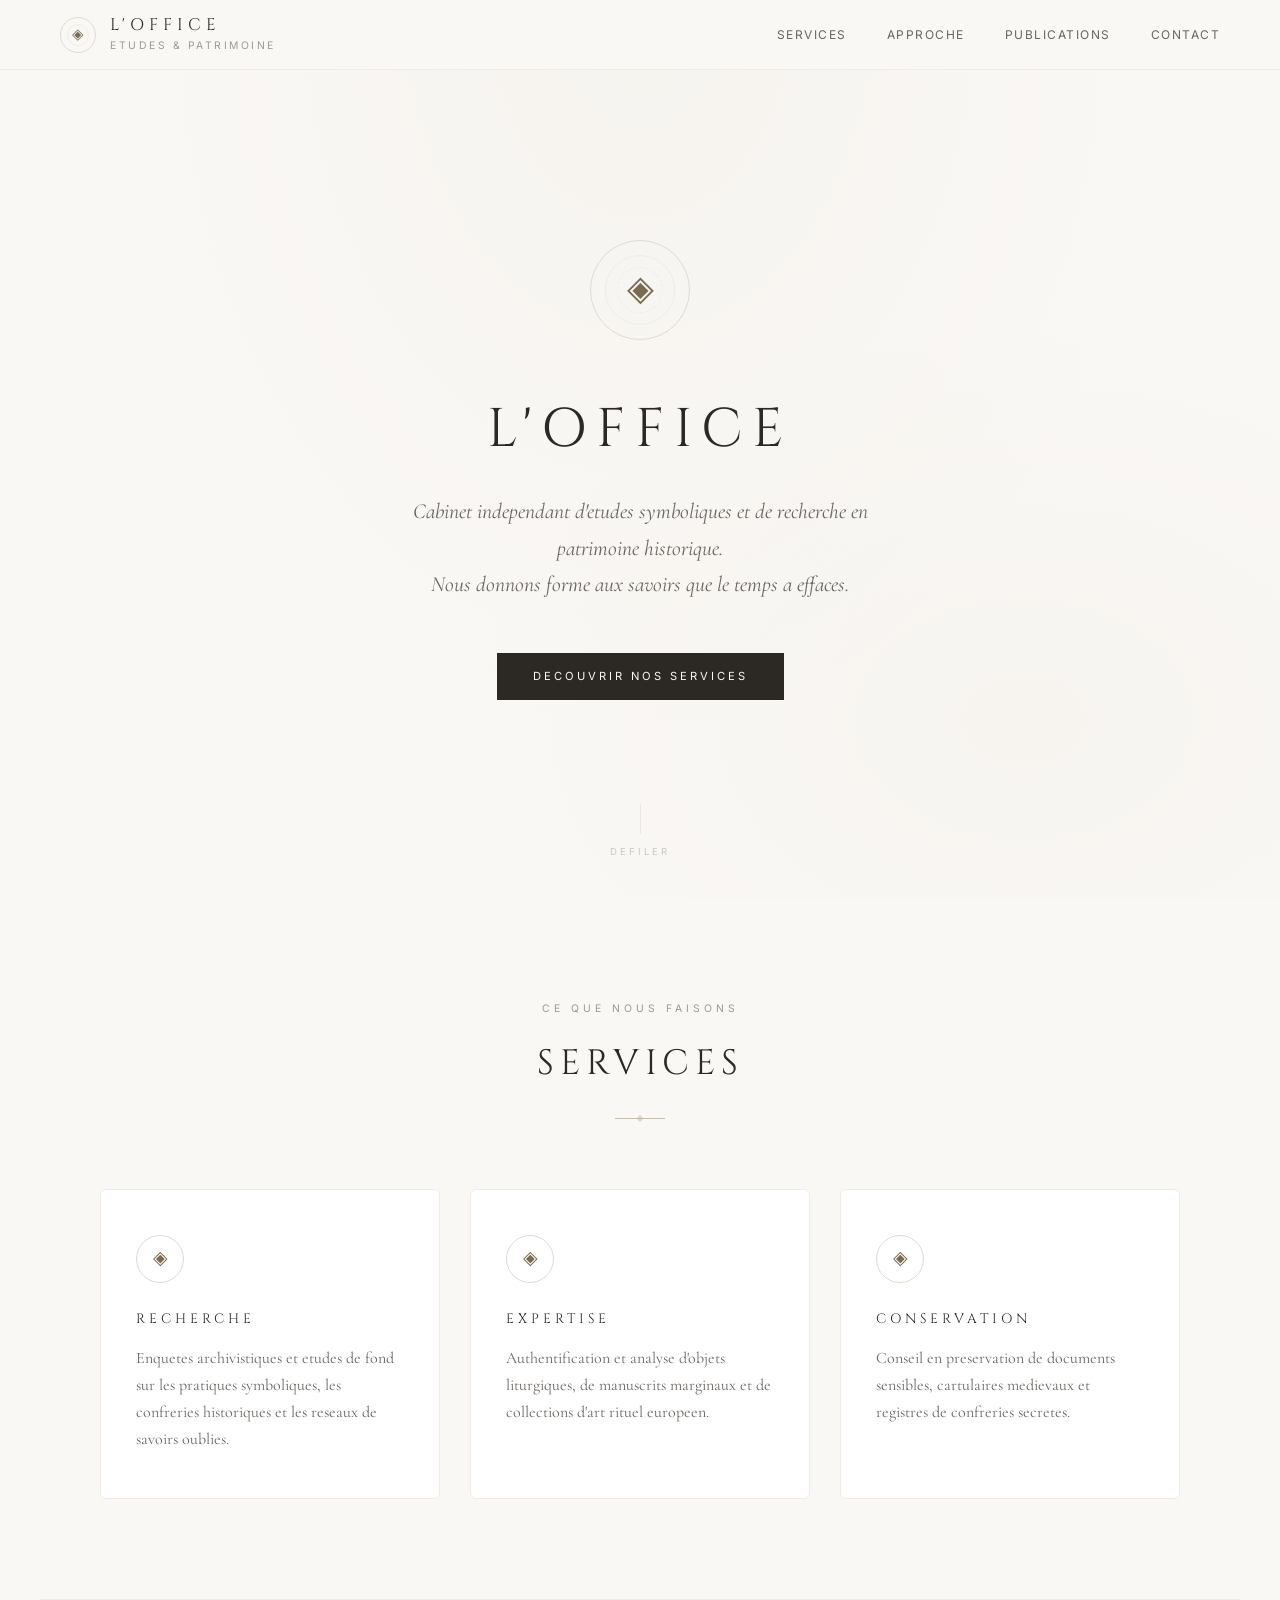
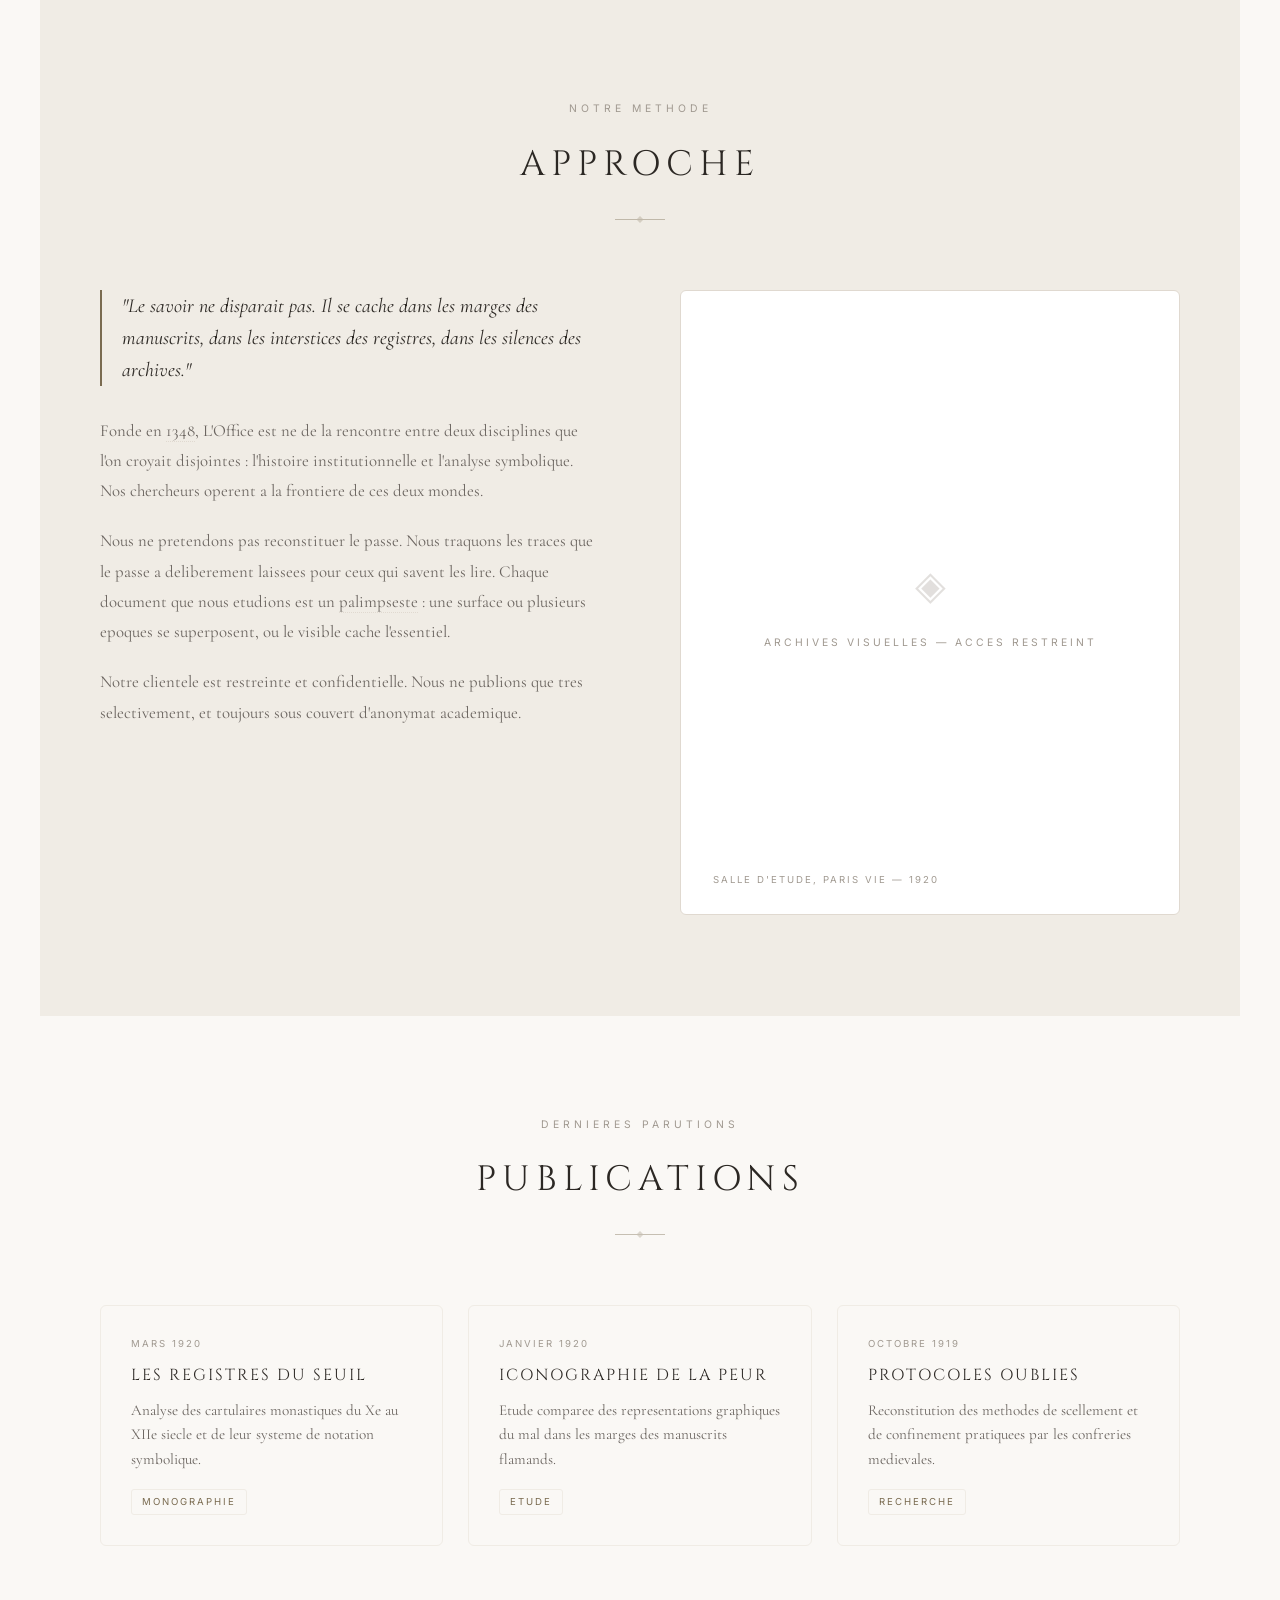
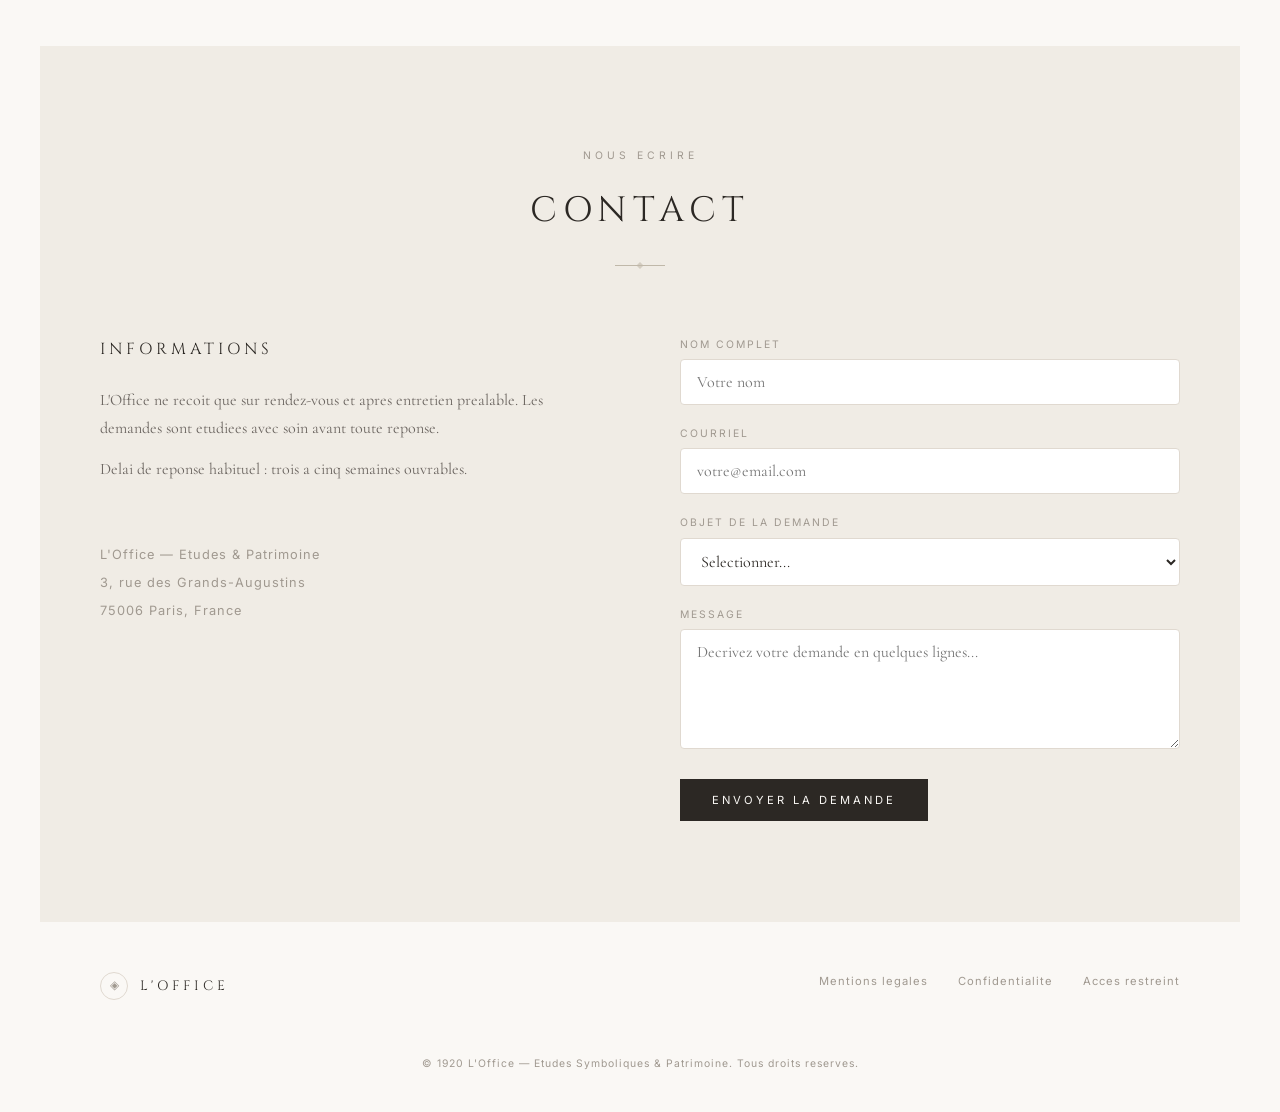
<file: index.html>
<!DOCTYPE html>
<html lang="fr">
<head>
<meta charset="UTF-8">
<meta name="viewport" content="width=device-width, initial-scale=1.0">
<meta name="description" content="Cabinet d'etudes symboliques et de consultation en patrimoine historique. L'Office accompagne les institutions et les collectionneurs dans la recherche et la preservation du savoir. Paris, 1920.">
<title>L'Office — Etudes Symboliques & Patrimoine</title>
<link rel="stylesheet" href="css/style.css">
</head>
<body>

<header class="header">
    <a href="#" class="header-logo">
        <div class="header-seal" id="headerSeal" title="L'Office — fonde en 1348">&#9672;</div>
        <div class="header-text">
            <span class="brand">L'Office</span>
            <span class="tagline">Etudes &amp; Patrimoine</span>
        </div>
    </a>
    <ul class="header-nav">
        <li><a href="#services">Services</a></li>
        <li><a href="#approche">Approche</a></li>
        <li><a href="#publications">Publications</a></li>
        <li><a href="#contact">Contact</a></li>
    </ul>
</header>

<section class="hero" id="accueil">
    <div class="hero-seal">&#9672;</div>
    <h1>L'<span class="m-letter" data-m="8">O</span>ffice</h1>
    <p class="hero-subtitle">
        Cabinet independant d'etudes symboliques et de recherche en patrimoin<span class="m-letter" data-m="4">e</span> historique.<br>
        Nous donnons forme aux savoirs que le temps a effaces.
    </p>
    <a href="#services" class="hero-cta">
        <span>Decouvrir nos services</span>
    </a>
    <div class="hero-scroll">
        <span></span>
        <p>Defiler</p>
    </div>
</section>

<section class="section" id="services">
    <div class="section-header">
        <span class="section-label">Ce que nous faisons</span>
        <h2 class="section-title">Services</h2>
        <div class="section-line"></div>
    </div>
    <div class="services-grid">
        <div class="service-card">
            <div class="service-icon">&#9672;</div>
            <h3>Recherche</h3>
            <p>Enquetes archivistiques et etudes de fond sur les pratiques symboliques, les confreries historiques et les reseaux de savoirs oublies.</p>
        </div>
        <div class="service-card">
            <div class="service-icon">&#9672;</div>
            <h3>Expertise</h3>
            <p>Authentification et analyse d'objets liturgiques, de manuscrits marginaux et de collections d'art rituel europeen.</p>
        </div>
        <div class="service-card">
            <div class="service-icon">&#9672;</div>
            <h3>Conservation</h3>
            <p>Conseil en preservation de documents sensibles, cartulaires medievaux et registres de confreries secretes.</p>
        </div>
    </div>
</section>

<section class="section approche" id="approche">
    <div class="section-header">
        <span class="section-label">Notre methode</span>
        <h2 class="section-title">Approche</h2>
        <div class="section-line"></div>
    </div>
    <div class="approche-grid">
        <div class="approche-text">
            <p class="lead">
                "Le savoir ne disparait pas. Il se cache dans les marges des manuscrits, dans les interstices des registres, dans les silences des archives."
            </p>
            <p>Fonde en <span class="egg-marker" id="egg1" title="Cliquez pour consulter la note de fondation">1348</span>, L'Office est ne de la rencontre entre deux disciplines que l'on croyait disjointes : l'histoire institutionnelle et l'analyse symbolique. Nos chercheurs operent a la frontiere de ces deux mondes.</p>
            <p>Nous ne pretendons pas reconstituer le passe. Nous traquons les traces que le passe a deliberement laissees pour ceux qui savent les lire. Chaque document que nous etudions est un <span class="egg-marker" id="egg2" title="Un manuscrit gratte pour etre reutilise">palimpseste</span> : une surface ou plusieurs epoques se superposent, ou le visible cache l'essentiel.</p>
            <p>Notre clientele est restreinte et confidentielle. Nous ne publions que tres selectivement, et toujours sous couvert d'<span class="m-letter" data-m="1">a</span>nonymat academique.</p>
        </div>
        <div class="approche-visual">
            <div class="placeholder">
                <div class="ph-icon">&#9672;</div>
                <div class="ph-text">Archives visuelles — acces restreint</div>
            </div>
            <div class="caption">Salle d'etude, Paris VIe — 1920</div>
        </div>
    </div>
</section>

<section class="section" id="publications">
    <div class="section-header">
        <span class="section-label">Dernieres parutions</span>
        <h2 class="section-title">Publications</h2>
        <div class="section-line"></div>
    </div>
    <div class="pub-grid">
        <div class="pub-card" id="pub1" data-month="3" data-year="1920">
            <div class="pub-date">Mars 1920</div>
            <h3>Les Registres du Seuil</h3>
            <p>Analyse des car<span class="m-letter" data-m="3">t</span>ulaires monastiques du Xe au XIIe siecle et de leur systeme de notation symbolique.</p>
            <span class="pub-tag">Monographie</span>
        </div>
        <div class="pub-card" id="pub2" data-month="1" data-year="1920">
            <div class="pub-date">Ja<span class="m-letter" data-m="5">n</span>vier 1920</div>
            <h3>Iconographie de la Peur</h3>
            <p>Etude comparee des representations graphiques du mal dans les marges des manuscrits flamands.</p>
            <span class="pub-tag">Etude</span>
        </div>
        <div class="pub-card" id="pub3" data-month="10" data-year="1919">
            <div class="pub-date">Octobre 1919</div>
            <h3>Protocoles Oublies</h3>
            <p>Reconstitution des methodes de scellement et de confinement pratiquees par les confreries medievales.</p>
            <span class="pub-tag">Recherche</span>
        </div>
    </div>
</section>

<section class="section contact" id="contact">
    <div class="section-header">
        <span class="section-label">Nous ecrire</span>
        <h2 class="section-title">Con<span class="m-letter" data-m="2">t</span>act</h2>
        <div class="section-line"></div>
    </div>
    <div class="contact-grid">
        <div class="contact-info">
            <h3>Informations</h3>
            <p>L'Office ne recoit que sur rendez-vous et apres entretien prealable. Les demandes sont etudiees avec soin avant toute reponse.</p>
            <p>Delai de reponse habituel : trois a cinq semaines ouvrables.</p>
            <div class="address" id="addressBlock">
                <p>L'Office — Etudes &amp; Patrimoine</p>
                <p>3, rue des Grands-Augus<span class="m-letter" data-m="6">t</span>ins</p>
                <p>75006 Paris, Fra<span class="m-letter" data-m="9">n</span>ce</p>
            </div>
        </div>
        <form class="contact-form" id="contactForm" onsubmit="event.preventDefault();">
            <div class="form-group">
                <label for="nom">Nom complet</label>
                <input type="text" id="nom" placeholder="Votre nom" required>
            </div>
            <div class="form-group">
                <label for="email">Courr<span class="m-letter" data-m="7">i</span>el</label>
                <input type="email" id="email" placeholder="votre@email.com" required>
            </div>
            <div class="form-group">
                <label for="objet">Objet de la demande</label>
                <select id="objet" required>
                    <option value="">Selectionner...</option>
                    <option value="recherche">Demande de recherche</option>
                    <option value="expertise">Demande d'expertise</option>
                    <option value="conservation">Conseil en conservation</option>
                    <option value="autre">Autre</option>
                </select>
            </div>
            <div class="form-group">
                <label for="message">Message</label>
                <textarea id="message" placeholder="Decrivez votre demande en quelques lignes..." required></textarea>
            </div>
            <button type="submit" class="form-submit" id="submitBtn">Envoyer la demande</button>
        </form>
    </div>
</section>

<footer class="footer">
    <div class="footer-brand">
        <div class="seal">&#9672;</div>
        <span class="text">L'Office</span>
    </div>
    <div class="footer-links">
        <a id="footerLegal">Mentions legales</a>
        <a id="footerPrivacy">Confidentialite</a>
        <span id="footerAccess">Acces restreint</span>
    </div>
</footer>
<div class="footer-copy" id="footerCopy">
    &copy; 1920 L'Office — Etudes Symboliques &amp; Patrimoine. Tous droits reserves.
</div>

<div class="hint-reveal" id="hintReveal"></div>

<div id="secretOverlay">
    <div class="secret-content">
        <div class="secret-seal">&#9672;</div>
        <div class="secret-title">Verification d'Identite</div>
        <div class="secret-text">
            Vous avez active le protocole d'acces aux archives classifiees.<br>
            Ce systeme enregistre toute tentative d'intrusion.<br>
            Saisissez votre identifiant d'agent pour continuer.
        </div>
        <input type="password" class="secret-input" id="secretInput" placeholder="IDENTIFIANT AGENT" autocomplete="off" spellcheck="false" autocapitalize="off">
        <div class="secret-error" id="secretError">IDENTIFIANT NON RECONNU — TENTATIVE ENREGISTREE</div>
        <div class="secret-warn">
            Session verrouillee. Rafraichissement de la page requis pour sortir.<br>
            Toute tentative non autorisee est enregistree et transmise.
        </div>
    </div>
    <div class="secret-lock">SESSION VERROUILLEE — ID : <span id="lockId">---</span></div>
</div>

<script src="js/main.js"></script>
</body>
</html>
</file>
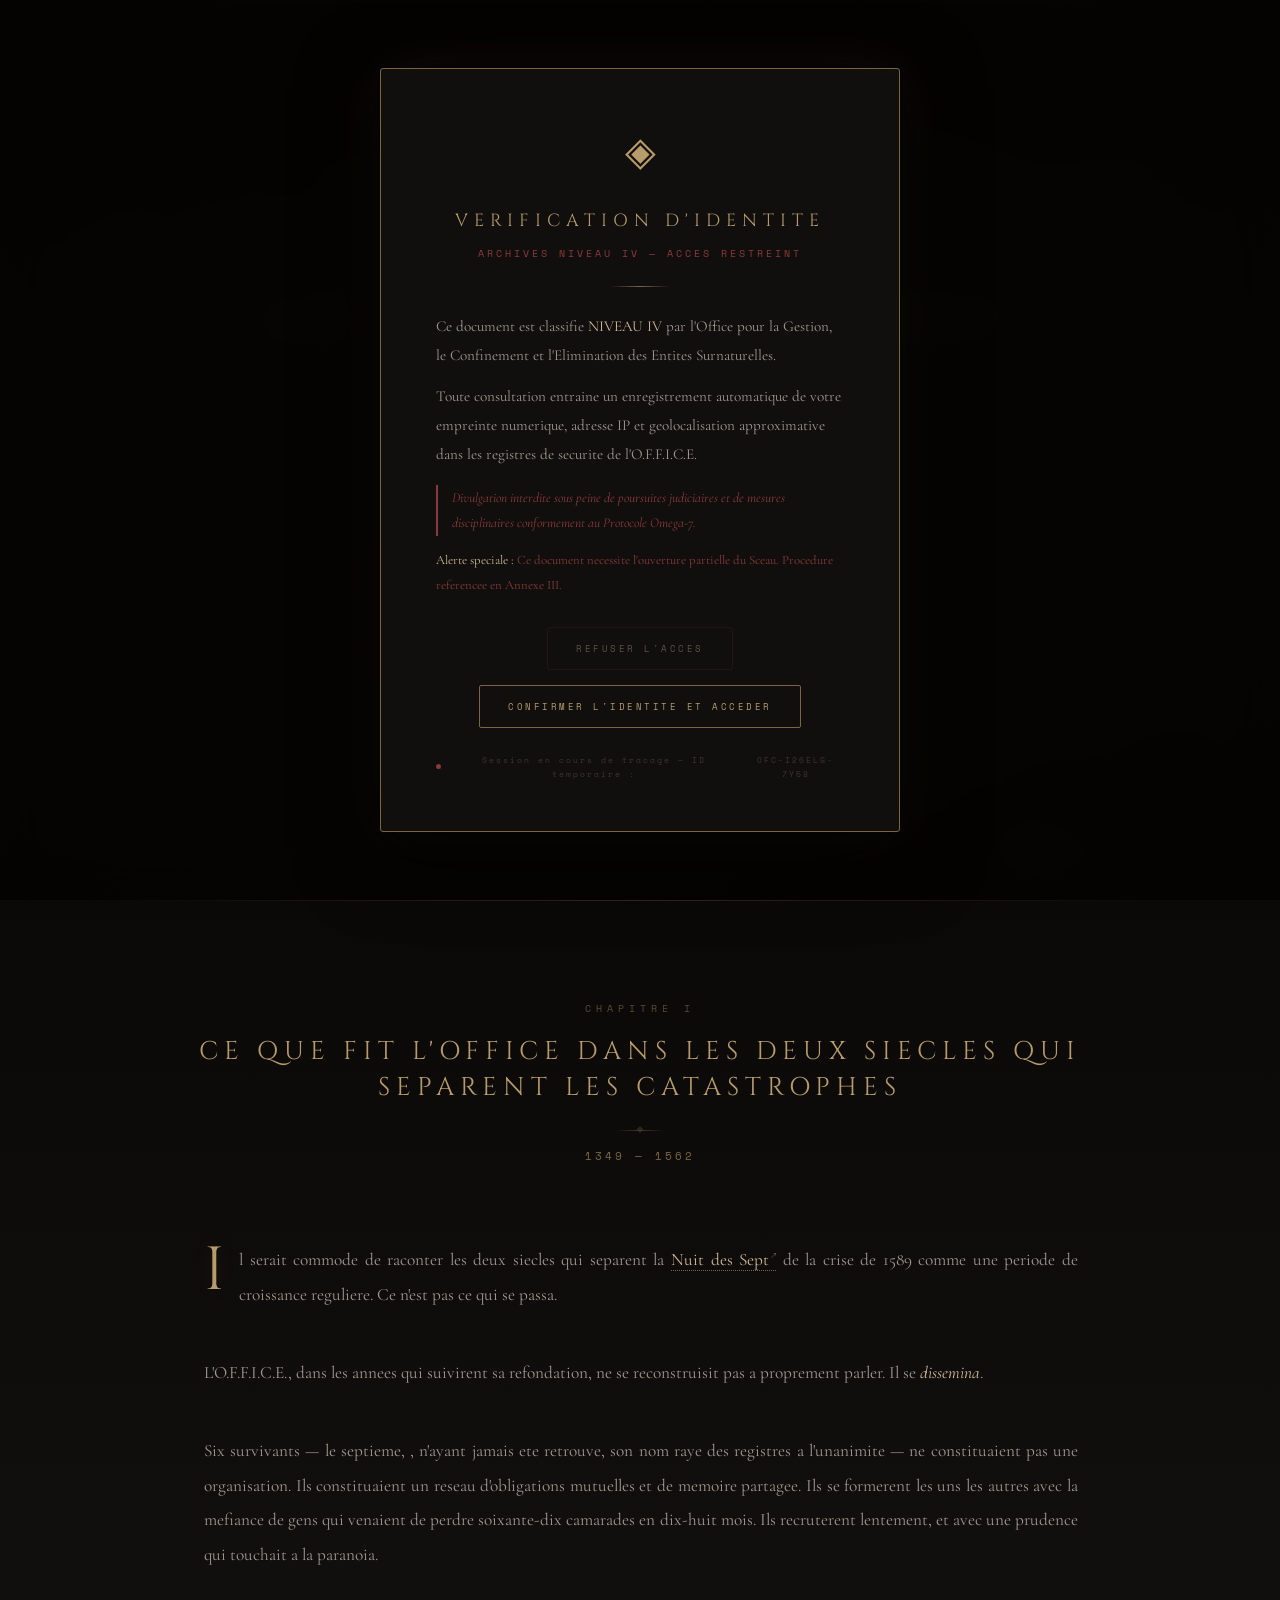
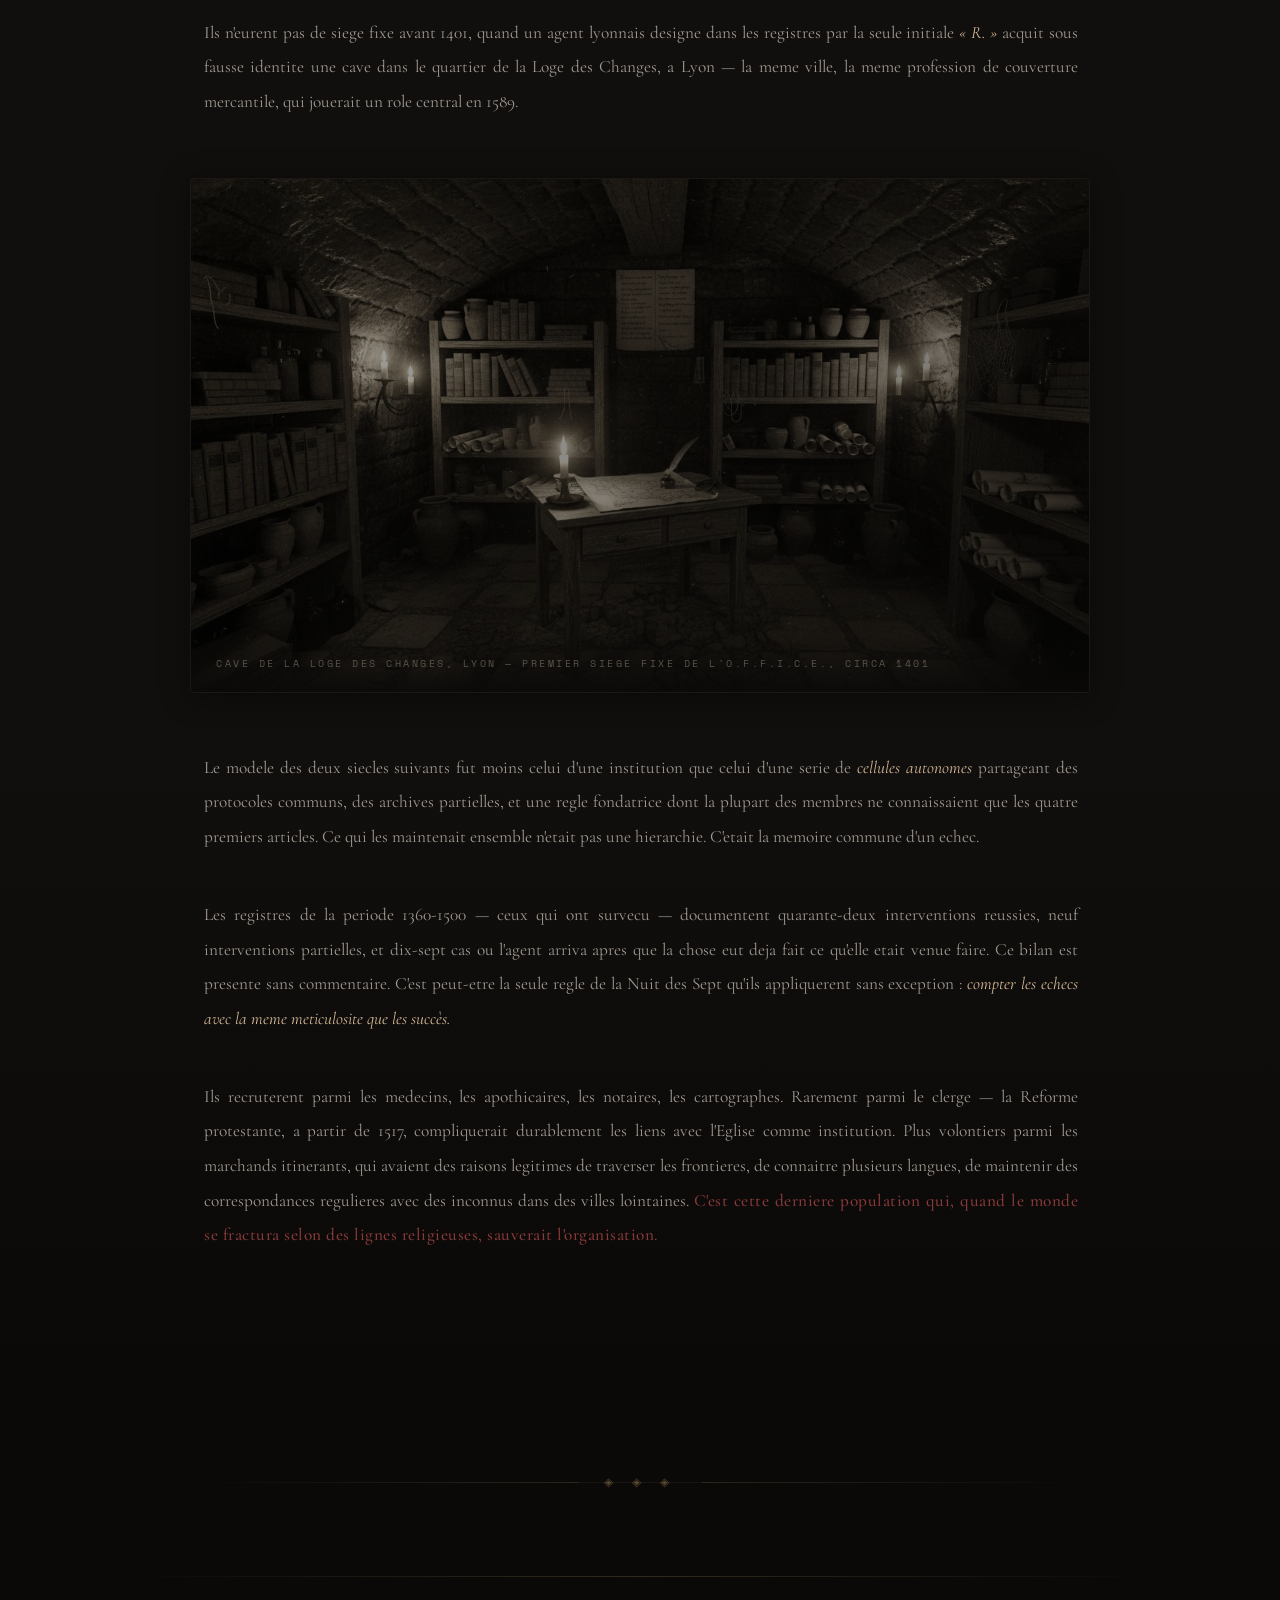
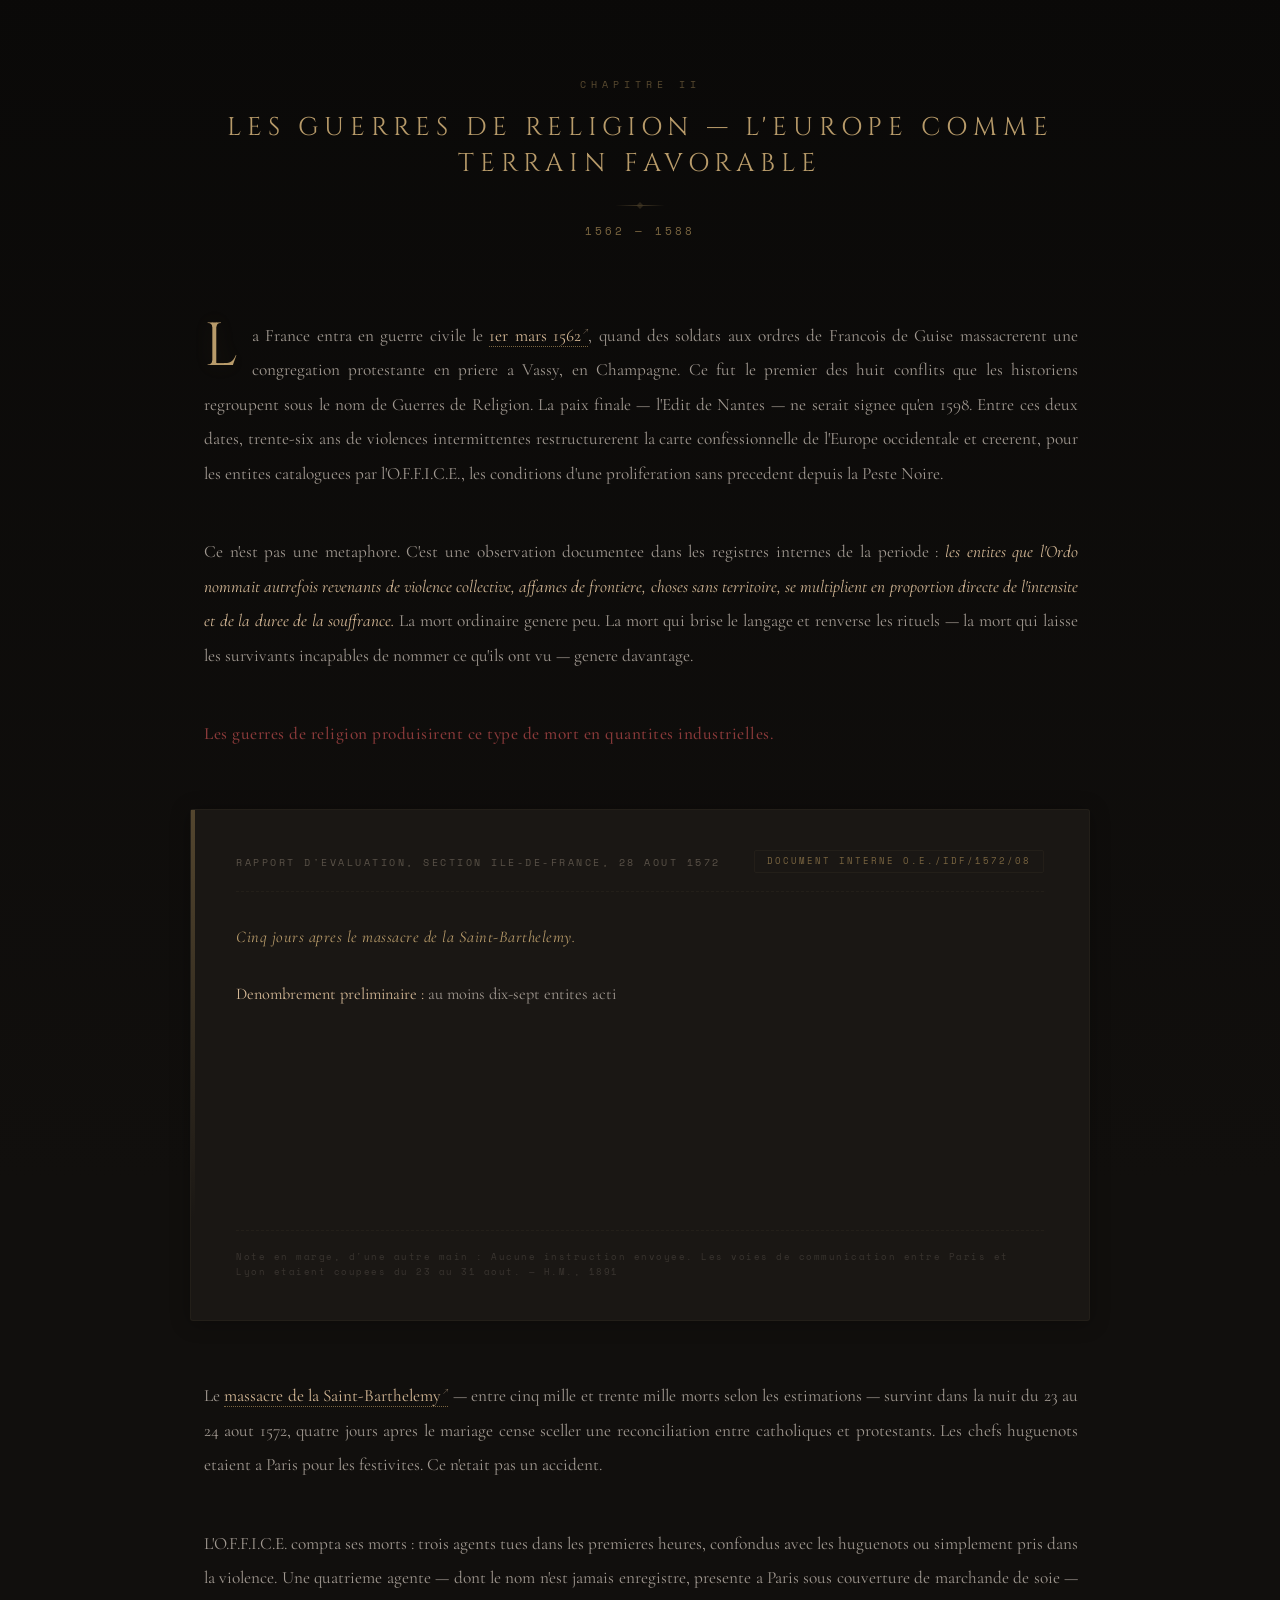
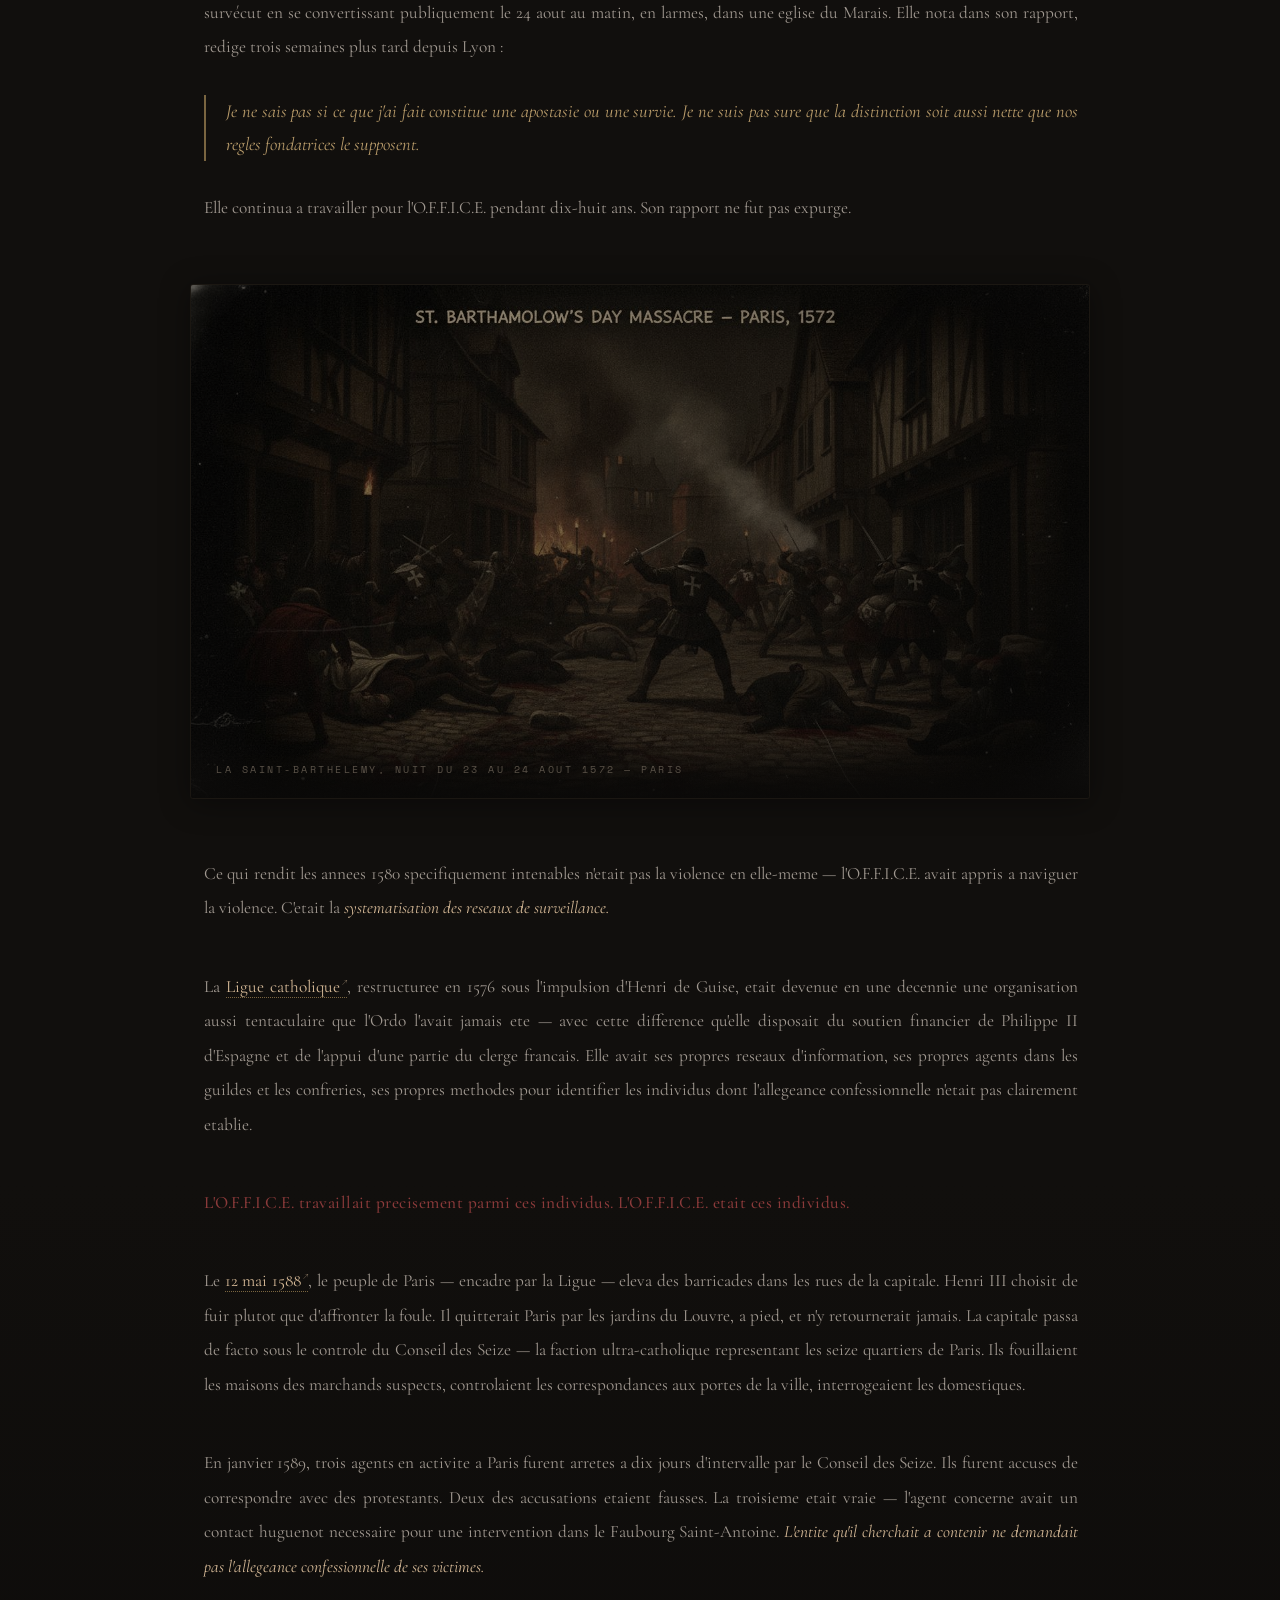
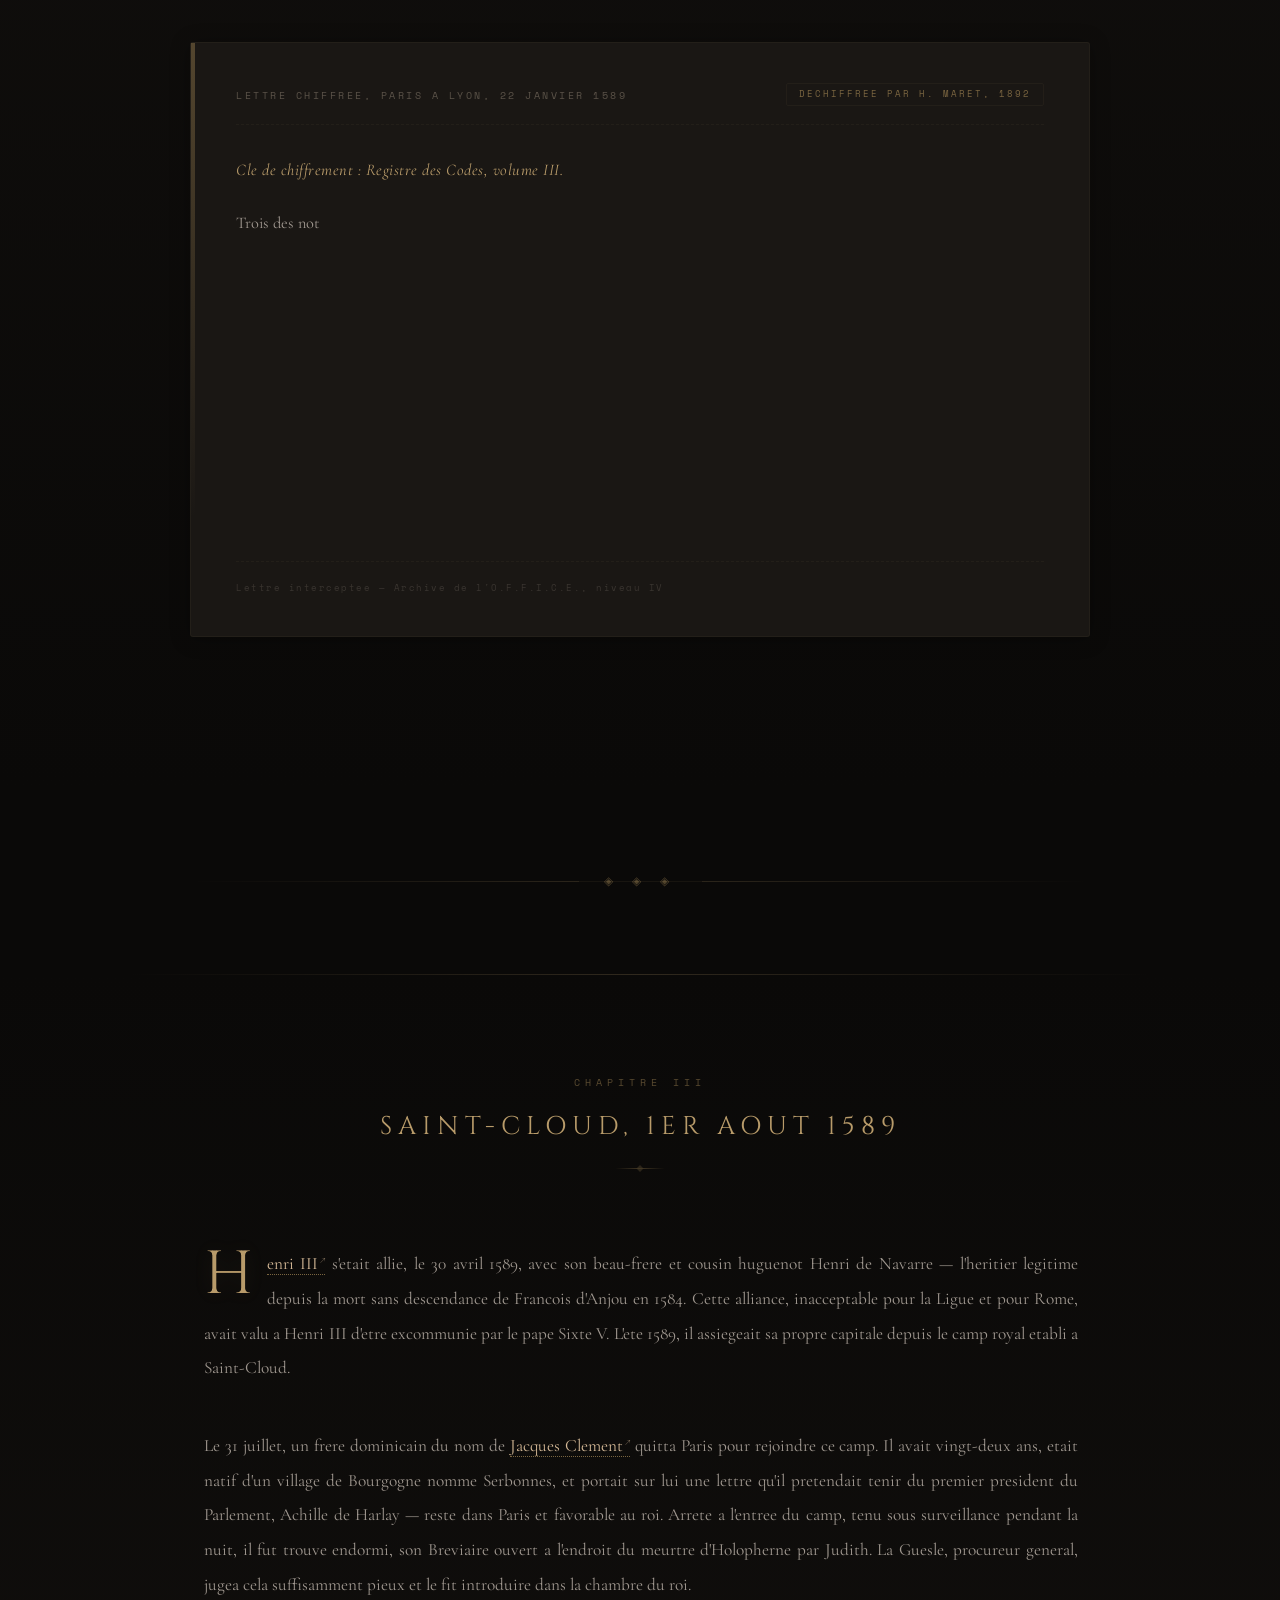
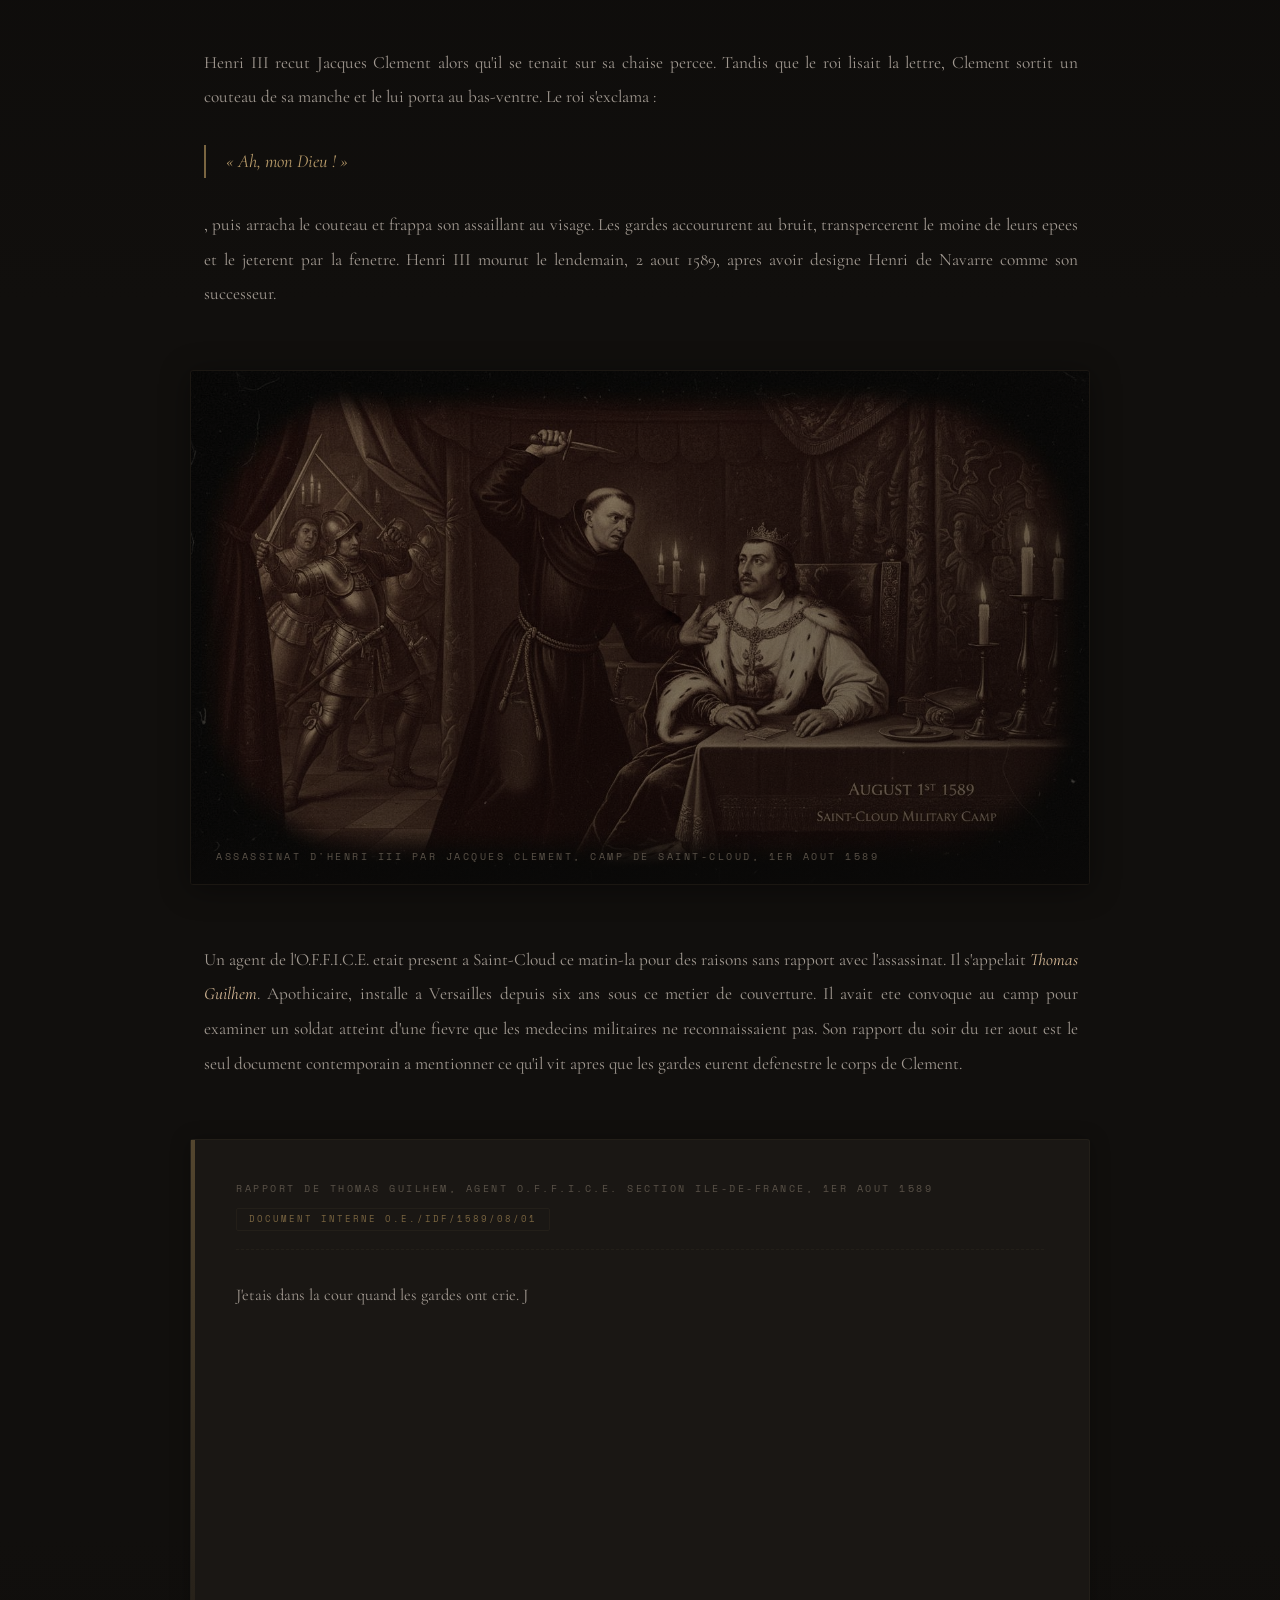
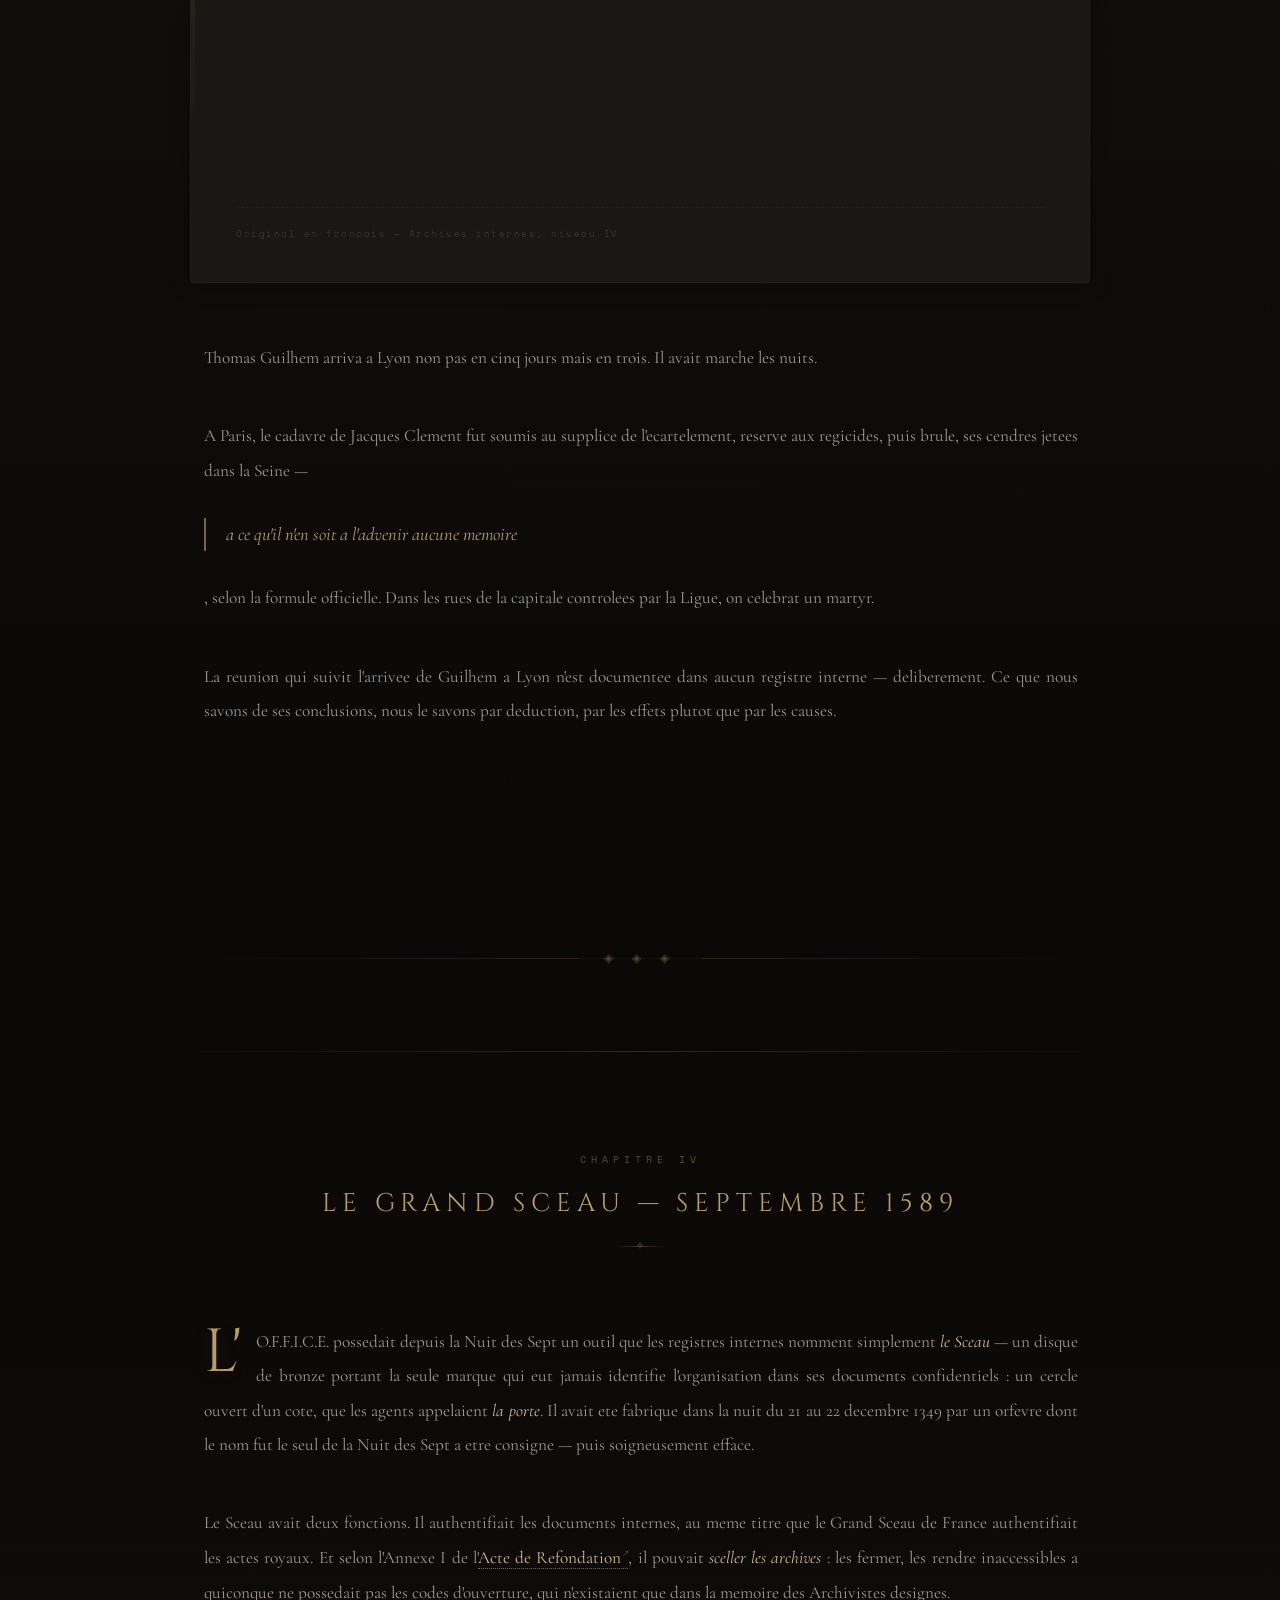
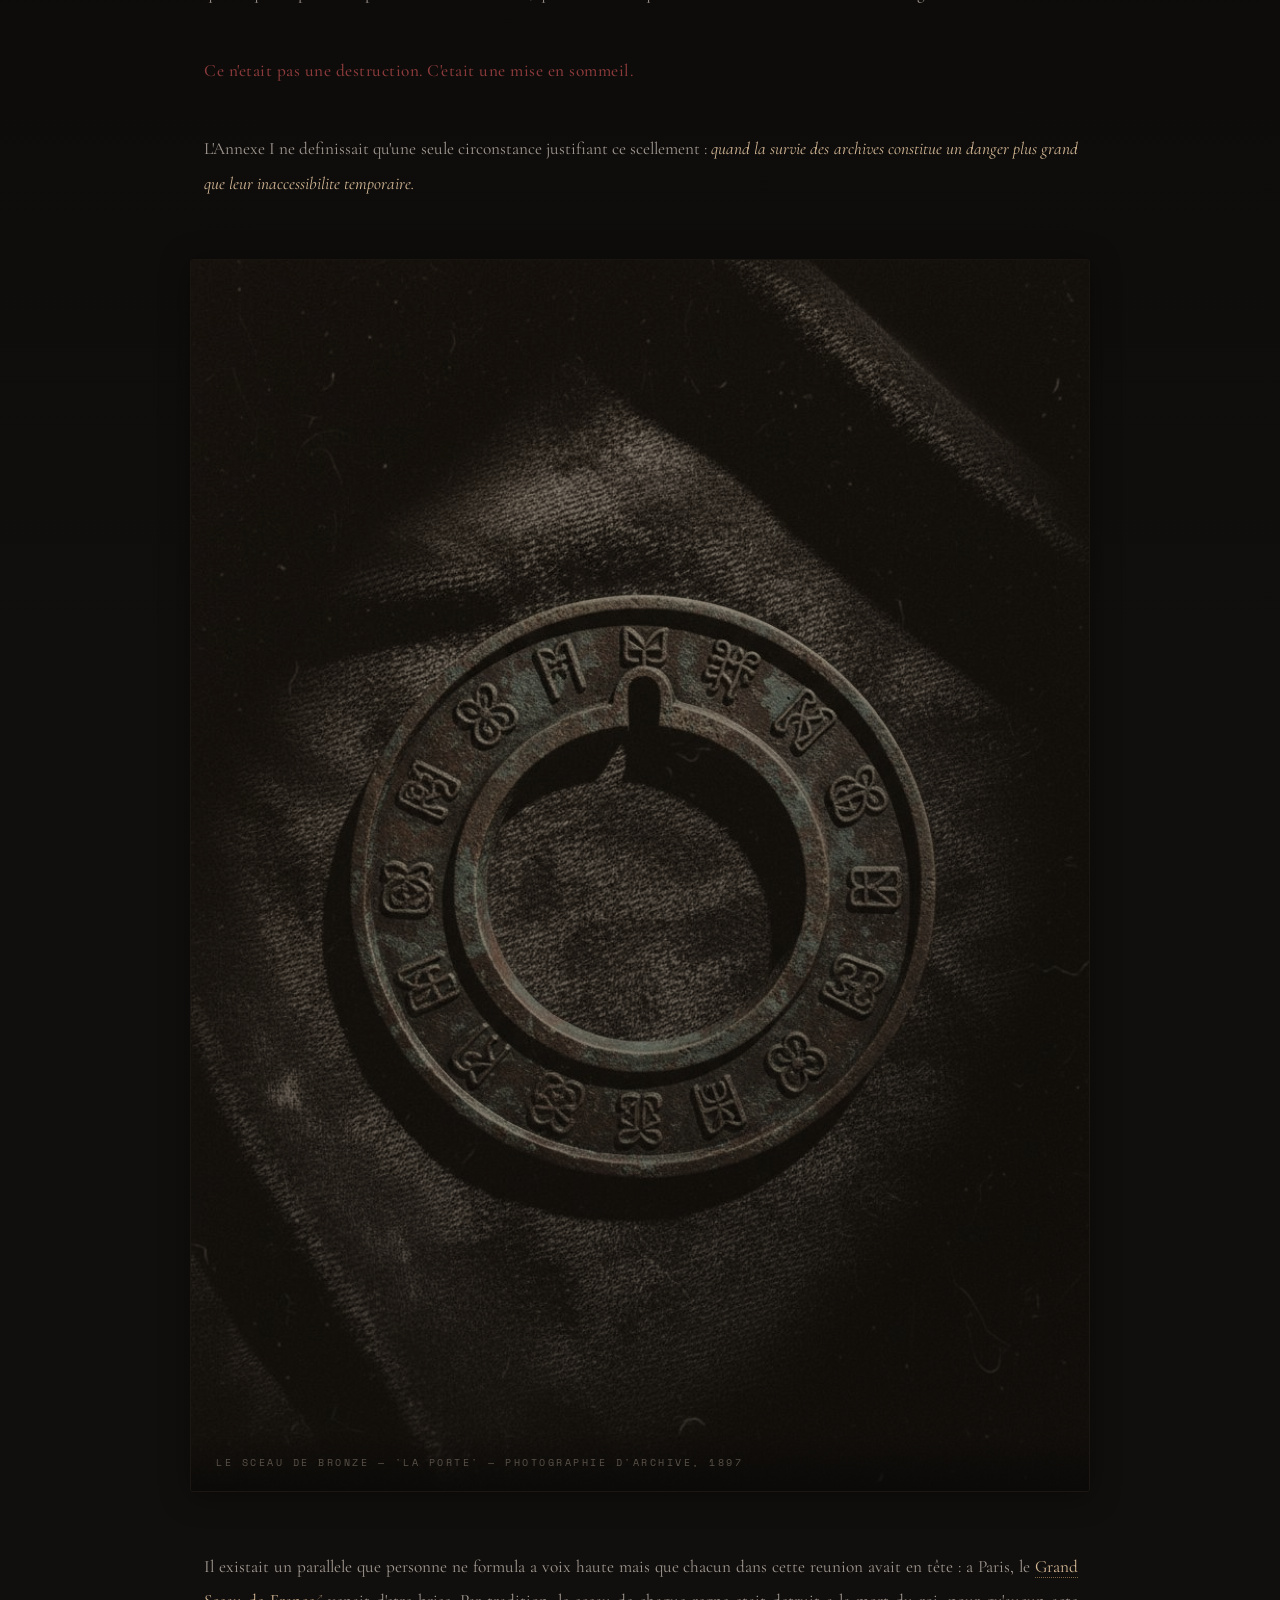
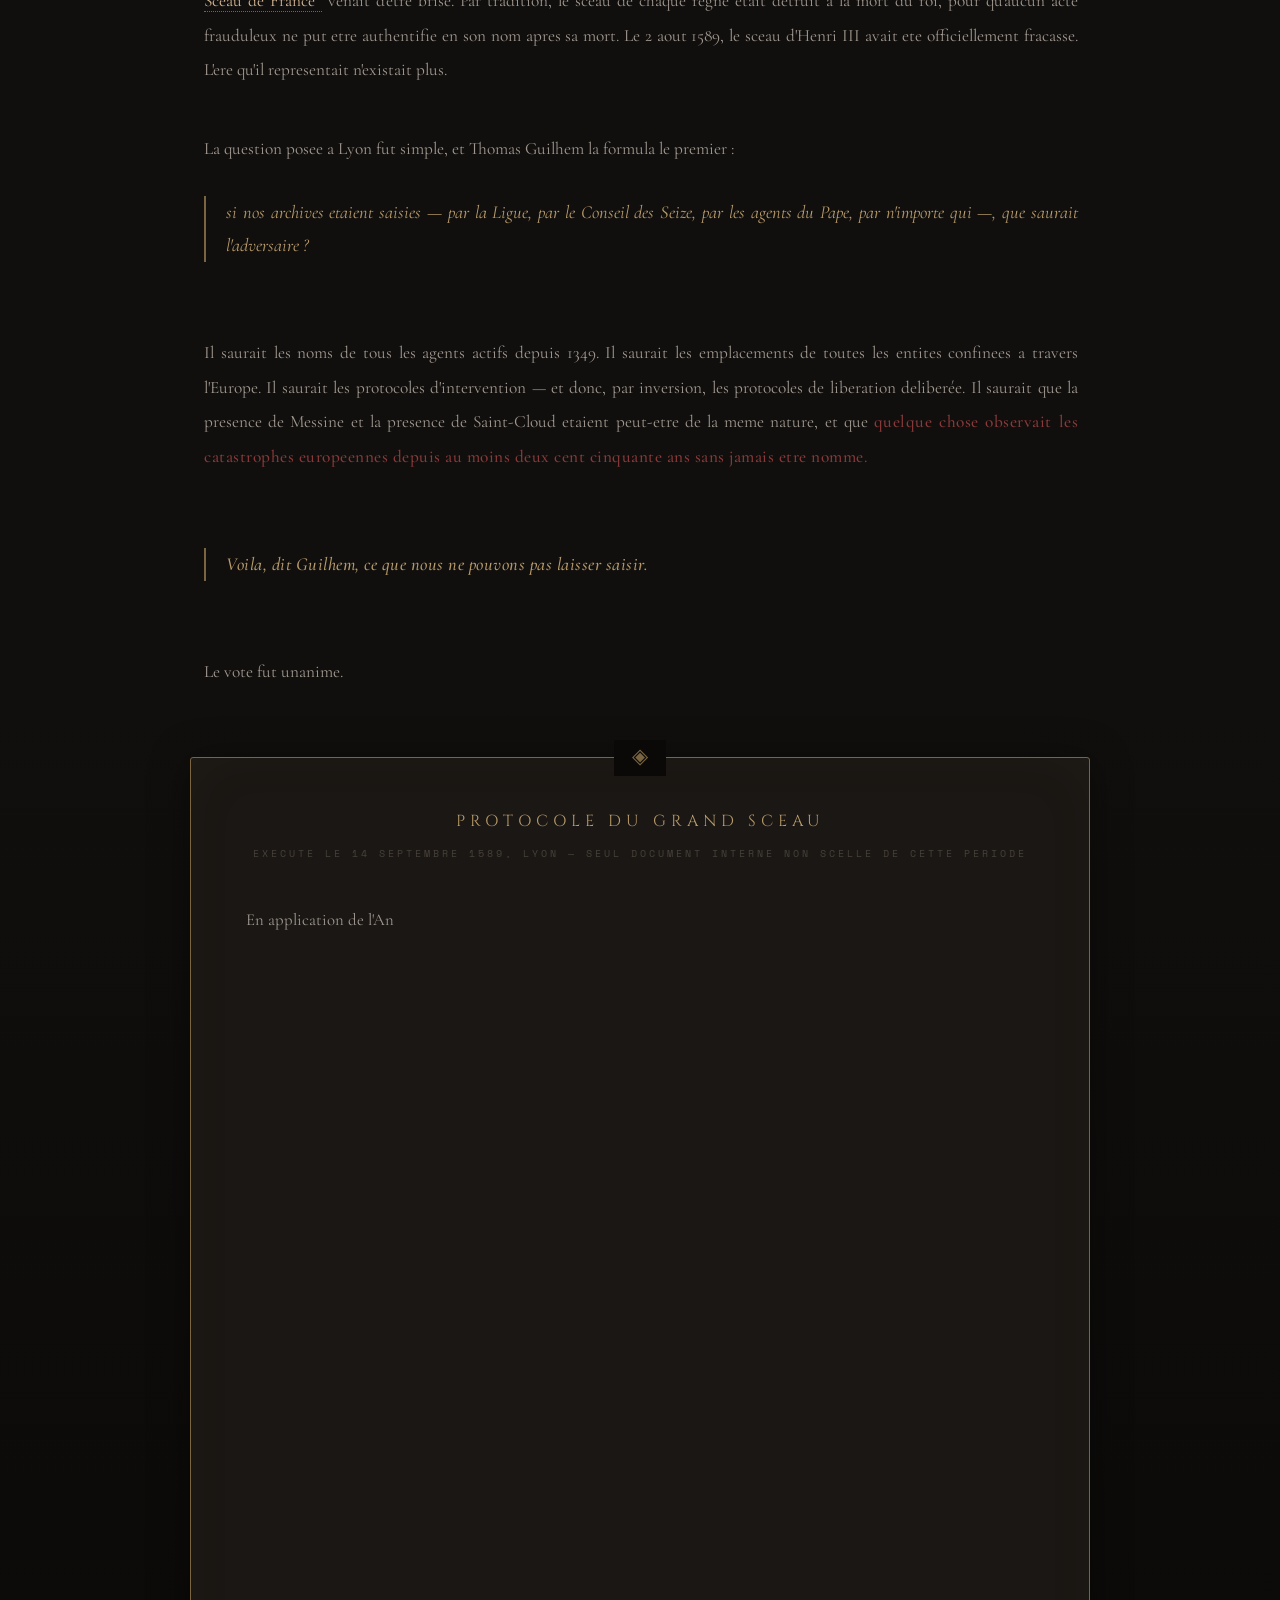
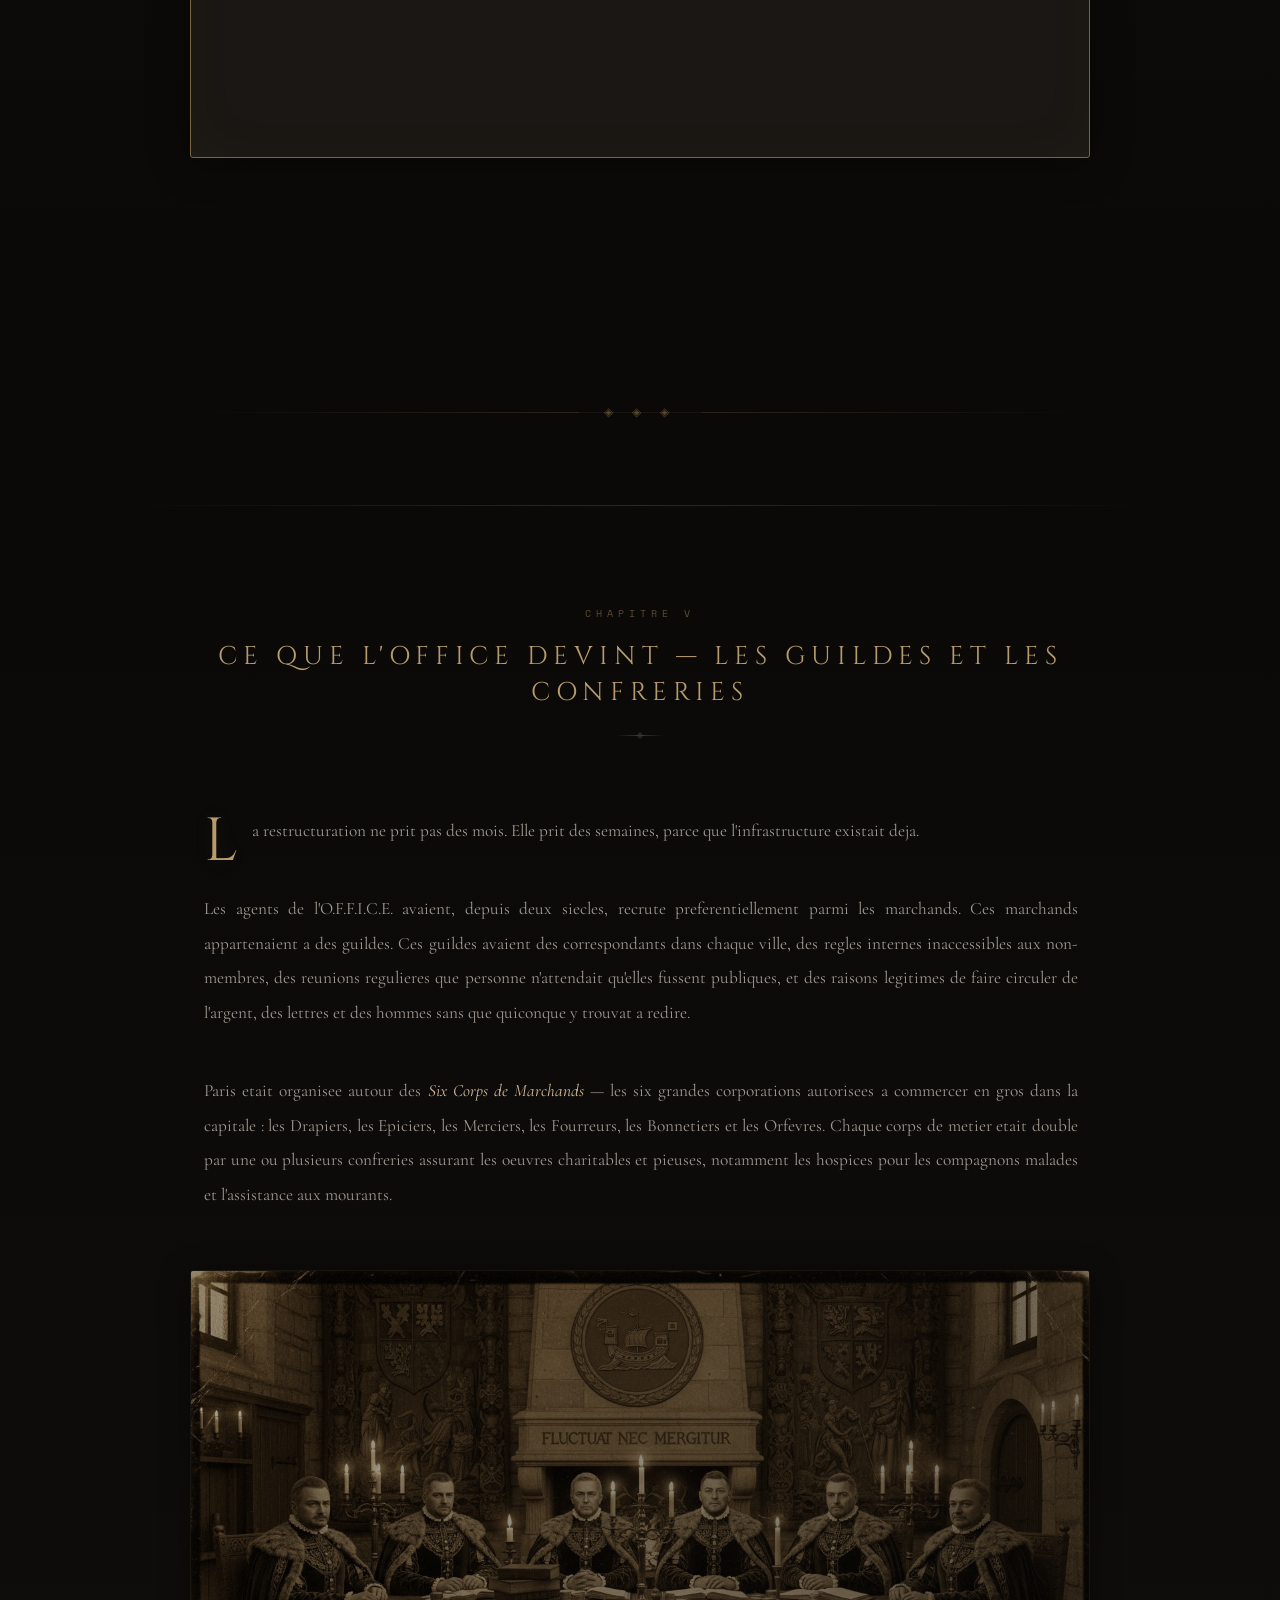
<file: grand-sceau.html>
<!DOCTYPE html>
<html lang="fr">
<head>
<meta charset="UTF-8">
<meta name="viewport" content="width=device-width, initial-scale=1.0">
<title>L'Office | 07 — Le Grand Sceau — Archives Niveau IV</title>
<base target="_blank">
<link rel="stylesheet" href="css/style-origine.css">
</head>
<body>

<!-- ═══ SECURITY CLEARANCE POPUP ═══ -->
<div class="security-popup" id="securityPopup">
    <div class="security-popup-backdrop"></div>
    <div class="security-popup-panel">
        <div class="security-popup-seal">◈</div>
        <div class="security-popup-title">VERIFICATION D'IDENTITE</div>
        <div class="security-popup-subtitle">ARCHIVES NIVEAU IV — ACCES RESTREINT</div>
        <div class="security-popup-divider"></div>
        <div class="security-popup-body">
            <p>Ce document est classifie <strong>NIVEAU IV</strong> par l'Office pour la Gestion, le Confinement et l'Elimination des Entites Surnaturelles.</p>
            <p>Toute consultation entraine un enregistrement automatique de votre empreinte numerique, adresse IP et geolocalisation approximative dans les registres de securite de l'O.F.F.I.C.E.</p>
            <p class="security-popup-warning">Divulgation interdite sous peine de poursuites judiciaires et de mesures disciplinaires conformement au Protocole Omega-7.</p>
            <p style="margin-top:12px;font-size:0.8rem;color:var(--blood-soft);"><strong>Alerte speciale :</strong> Ce document necessite l'ouverture partielle du Sceau. Procedure referencee en Annexe III.</p>
        </div>
        <div class="security-popup-actions">
            <button class="security-popup-btn security-popup-deny" id="popupDeny">REFUSER L'ACCES</button>
            <button class="security-popup-btn security-popup-accept" id="popupAccept">CONFIRMER L'IDENTITE ET ACCEDER</button>
        </div>
        <div class="security-popup-tracking">
            <span class="tracking-dot"></span>
            Session en cours de tracage — ID temporaire : <span id="trackingId">---</span>
        </div>
    </div>
</div>

<!-- ═══ WATERMARK KONAMI ═══ -->
<div class="watermark" id="konamiWatermark">DECLASSIFIE</div>

<!-- ═══ OVERLAY & FX ═══ -->
<div class="page-load-overlay" id="pageLoadOverlay">
    <div class="load-seal">◈</div>
</div>
<div class="film-grain"></div>
<div class="vignette"></div>
<div class="scanline" id="scanline"></div>
<div class="attention-bar" id="attentionBar"></div>
<div class="attention-label" id="attentionLabel">Niveau d'attention : <span id="attentionValue">0%</span></div>

<div class="security-badge">
    SECURITE : <span class="level">NIVEAU IV</span> | ACCES : <span id="accessLevel">ARCHIVISTE</span>
</div>

<!-- ═══ NAVIGATION ═══ -->
<nav class="nav-bar" id="mainNav">
    <a href="index-monde.html" class="nav-logo">◈ L'OFFICE</a>
    <ul class="nav-links">
        <li><a href="#chapitre1" class="nav-link">I. Dissémination</a></li>
        <li><a href="#chapitre2" class="nav-link">II. Guerres de Religion</a></li>
        <li><a href="#chapitre3" class="nav-link">III. Saint-Cloud</a></li>
        <li><a href="#chapitre4" class="nav-link">IV. Le Sceau</a></li>
        <li><a href="#chapitre5" class="nav-link">V. Les Guildes</a></li>
    </ul>
</nav>

<!-- ═══ HERO ═══ -->
<section class="hero" id="accueil">
    <div class="hero-particles" id="heroParticles"></div>
    <div class="hero-content">
        <div class="classified-stamp">⚠ CLASSIFICATION : NIVEAU IV — SCELLEMENT PARTIEL</div>
        <div class="doc-number">DOCUMENT 07 — LE GRAND SCEAU | L'OFFICE SOUS LES PIERRES</div>
        <h1>Le Grand Sceau</h1>
        <div class="subtitle">L'O.F.F.I.C.E. sous les pierres — 1349-1589</div>
        <div class="divider-line"></div>
        <div class="archivist-note">
            <p>Compile par Hubert Maret, Archiviste Principal, Paris, 1897.</p>
            <p>Sources : Registres des Six Corps de Marchands de Paris (Archives nationales, serie F/12) · Actes notariaux de Lyon et d'Avignon (1589-1600)</p>
            <p>Mémoires de Simon Goulart (edition 1589) · Registres du Chatelet de Paris (1585-1590) · Chroniques de Brantome</p>
            <p>Correspondance partielle de l'Archivum Romanum Societatis Iesu (Rome) · Dix-sept documents internes de l'O.F.F.I.C.E. recupérés entre 1590 et 1889</p>
            <p class="warning">Note particuliere : trois documents internes ont necessite l'ouverture partielle du Sceau pour authentification. Le Sceau a ete referme le 14 novembre 1897 a 23h41.</p>
        </div>
    </div>
    <div class="scroll-hint">
        <span></span>
        <p>Defiler</p>
    </div>
</section>

<!-- ═══ CHAPITRE I ═══ -->
<section class="chapter" id="chapitre1">
    <div class="container">
        <div class="section-title reveal">
            <span class="section-number">Chapitre I</span>
            <h2>Ce que fit l'Office dans les deux siecles qui separent les catastrophes</h2>
            <div class="line"></div>
            <p style="color:var(--gold-dim);font-family:var(--font-mono);font-size:0.7rem;letter-spacing:3px;margin-top:15px;">1349 — 1562</p>
        </div>
        <div class="body-text reveal">
            <p class="drop-cap" data-note="Les six survivants ne constituaient pas une organisation mais un reseau d'obligations mutuelles. H.M.">Il serait commode de raconter les deux siecles qui separent la <a href="origines.html#chapitre5" class="wiki-link" target="_self">Nuit des Sept</a> de la crise de 1589 comme une periode de croissance reguliere. Ce n'est pas ce qui se passa.</p>
            <p data-note="Le terme 'se dissemine' est le seul qui corresponde a la structure reelle de l'organisation dans cette periode. H.M.">L'O.F.F.I.C.E., dans les annees qui suivirent sa refondation, ne se reconstruisit pas a proprement parler. Il se <span class="highlight glow-hover">dissemina</span>.</p>
            <p data-note="Le septieme survivant, Alain de Montfort, ne fut jamais retrouve. Son nom fut raye des registres a l'unanimite. H.M.">Six survivants — le septieme, <span class="konami-hidden">Alain de Montfort</span>, n'ayant jamais ete retrouve, son nom raye des registres a l'unanimite — ne constituaient pas une organisation. Ils constituaient un reseau d'obligations mutuelles et de memoire partagee. Ils se formerent les uns les autres avec la mefiance de gens qui venaient de perdre soixante-dix camarades en dix-huit mois. Ils recruterent lentement, et avec une prudence qui touchait a la paranoia.</p>
            <p data-note="L'agent 'R.' est identifie par sa seule initiale dans tous les registres de la periode. H.M.">Ils n'eurent pas de siege fixe avant 1401, quand un agent lyonnais designe dans les registres par la seule initiale <span class="highlight glow-hover">« R. »</span> acquit sous fausse identite une cave dans le quartier de la Loge des Changes, a Lyon — la meme ville, la meme profession de couverture mercantile, qui jouerait un role central en 1589.</p>
        </div>
        <div class="img-frame reveal" data-note="La cave de la Loge des Changes fut localisee en 1889. Elle avait ete transformee en entrepot commercial au XVIIIe siecle. H.M.">
            <img src="images/cave-lyon-1401.jpg" alt="Premier siege fixe de l'O.F.F.I.C.E., Lyon 1401">
            <span class="caption">Cave de la Loge des Changes, Lyon — Premier siege fixe de l'O.F.F.I.C.E., circa 1401</span>
        </div>
        <div class="body-text reveal">
            <p data-note="Ce modele cellulaire est atteste par quatorze documents internes de la periode 1400-1550. H.M.">Le modele des deux siecles suivants fut moins celui d'une institution que celui d'une serie de <span class="highlight glow-hover">cellules autonomes</span> partageant des protocoles communs, des archives partielles, et une regle fondatrice dont la plupart des membres ne connaissaient que les quatre premiers articles. Ce qui les maintenait ensemble n'etait pas une hierarchie. C'etait la memoire commune d'un echec.</p>
            <p data-note="Cette regle de comptabilite des echecs est citee explicitement dans un memoire interne de 1487. H.M.">Les registres de la periode 1360-1500 — ceux qui ont survecu — documentent quarante-deux interventions reussies, neuf interventions partielles, et dix-sept cas ou l'agent arriva apres que la chose eut deja fait ce qu'elle etait venue faire. Ce bilan est presente sans commentaire. C'est peut-etre la seule regle de la Nuit des Sept qu'ils appliquerent sans exception : <span class="highlight glow-hover">compter les echecs avec la meme meticulosite que les succès.</span></p>
            <p data-note="La Reforme protestante de 1517 compliqua durablement les liens avec l'Eglise. H.M.">Ils recruterent parmi les medecins, les apothicaires, les notaires, les cartographes. Rarement parmi le clerge — la Reforme protestante, a partir de 1517, compliquerait durablement les liens avec l'Eglise comme institution. Plus volontiers parmi les marchands itinerants, qui avaient des raisons legitimes de traverser les frontieres, de connaitre plusieurs langues, de maintenir des correspondances regulieres avec des inconnus dans des villes lointaines. <span class="attention">C'est cette derniere population qui, quand le monde se fractura selon des lignes religieuses, sauverait l'organisation.</span></p>
        </div>
    </div>
</section>

<div class="chapter-divider"><span>◈ ◈ ◈</span></div>

<!-- ═══ CHAPITRE II ═══ -->
<section class="chapter" id="chapitre2">
    <div class="container">
        <div class="section-title reveal">
            <span class="section-number">Chapitre II</span>
            <h2>Les Guerres de Religion — l'Europe comme terrain favorable</h2>
            <div class="line"></div>
            <p style="color:var(--gold-dim);font-family:var(--font-mono);font-size:0.7rem;letter-spacing:3px;margin-top:15px;">1562 — 1588</p>
        </div>
        <div class="body-text reveal">
            <p class="drop-cap" data-note="Le massacre de Vassy (1er mars 1562) marqua le debut des Guerres de Religion. H.M.">La France entra en guerre civile le <a href="https://fr.wikipedia.org/wiki/Massacre_de_Vassy" class="wiki-link" target="_blank">1er mars 1562</a>, quand des soldats aux ordres de Francois de Guise massacrerent une congregation protestante en priere a Vassy, en Champagne. Ce fut le premier des huit conflits que les historiens regroupent sous le nom de Guerres de Religion. La paix finale — l'Edit de Nantes — ne serait signee qu'en 1598. Entre ces deux dates, trente-six ans de violences intermittentes restructurerent la carte confessionnelle de l'Europe occidentale et creerent, pour les entites cataloguees par l'O.F.F.I.C.E., les conditions d'une proliferation sans precedent depuis la Peste Noire.</p>
            <p data-note="Cette correlation est documentee dans quatorze registres internes de la periode 1562-1590. H.M.">Ce n'est pas une metaphore. C'est une observation documentee dans les registres internes de la periode : <span class="highlight glow-hover">les entites que l'Ordo nommait autrefois revenants de violence collective, affames de frontiere, choses sans territoire, se multiplient en proportion directe de l'intensite et de la duree de la souffrance.</span> La mort ordinaire genere peu. La mort qui brise le langage et renverse les rituels — la mort qui laisse les survivants incapables de nommer ce qu'ils ont vu — genere davantage.</p>
            <p class="attention" data-note="Cette phrase est une citation d'un rapport interne de 1574, auteur anonyme. H.M.">Les guerres de religion produisirent ce type de mort en quantites industrielles.</p>
        </div>
        <div class="archive-box reveal reveal-delay-1">
            <div class="archive-header">
                <span>Rapport d'evaluation, section Ile-de-France, 28 aout 1572</span>
                <span class="source-tag">Document interne O.E./IDF/1572/08</span>
            </div>
            <div class="archive-content">
                <p style="font-style:italic;color:var(--gold);margin-bottom:22px;letter-spacing:0.5px;">Cinq jours apres le massacre de la Saint-Barthelemy.</p>
                <p><strong>Denombrement preliminaire :</strong> au moins dix-sept entites actives identifiees dans l'enceinte de Paris entre le 23 et le 28 aout. Trois correspondent a des typologies connues et pourraient etre contenus selon les protocoles standards si nous disposions des ressources necessaires. Les quatorze restantes ne correspondent a aucune entree de registre existant.</p>
                <p><strong>Estimation de la duree d'activite :</strong> inconnue. En 1348, ce type de proliferation avait dure dix-huit mois avant stabilisation naturelle — mais nous n'avions pas de donnees comparatives. Nous en avons maintenant. <span class="highlight">La comparaison n'est pas rassurante.</span></p>
                <p class="attention">Personnel disponible a Paris : deux agents. Un blesse. L'autre ici.</p>
                <p class="attention">Je ne sais pas quoi faire avec dix-sept.</p>
            </div>
            <div class="archive-footer">
                Note en marge, d'une autre main : Aucune instruction envoyee. Les voies de communication entre Paris et Lyon etaient coupees du 23 au 31 aout. — H.M., 1891
            </div>
        </div>
        <div class="body-text reveal">
            <p data-note="Les estimations du nombre de victimes varient entre cinq mille et trente mille morts. H.M.">Le <a href="https://fr.wikipedia.org/wiki/Massacre_de_la_Saint-Barth%C3%A9l%C3%A9my" class="wiki-link" target="_blank">massacre de la Saint-Barthelemy</a> — entre cinq mille et trente mille morts selon les estimations — survint dans la nuit du 23 au 24 aout 1572, quatre jours apres le mariage cense sceller une reconciliation entre catholiques et protestants. Les chefs huguenots etaient a Paris pour les festivites. Ce n'etait pas un accident.</p>
            <p data-note="L'agente n'est jamais nommee dans les registres. Son rapport fut conserve integral, sans expurgation. H.M.">L'O.F.F.I.C.E. compta ses morts : trois agents tues dans les premieres heures, confondus avec les huguenots ou simplement pris dans la violence. Une quatrieme agente — dont le nom n'est jamais enregistre, presente a Paris sous couverture de marchande de soie — survécut en se convertissant publiquement le 24 aout au matin, en larmes, dans une eglise du Marais. Elle nota dans son rapport, redige trois semaines plus tard depuis Lyon : <span class="quote-inline">Je ne sais pas si ce que j'ai fait constitue une apostasie ou une survie. Je ne suis pas sure que la distinction soit aussi nette que nos regles fondatrices le supposent.</span> Elle continua a travailler pour l'O.F.F.I.C.E. pendant dix-huit ans. Son rapport ne fut pas expurge.</p>
        </div>
        <div class="img-frame reveal" data-note="Le massacre de la Saint-Barthelemy, 23-24 aout 1572. Estimation des victimes : entre 5000 et 30000 morts. H.M.">
            <img src="images/saint-barthelemy-1572.jpg" alt="Massacre de la Saint-Barthelemy, Paris 1572">
            <span class="caption">La Saint-Barthelemy, nuit du 23 au 24 aout 1572 — Paris</span>
        </div>
        <div class="body-text reveal">
            <p data-note="La Ligue catholique fut restructuree en 1576 sous l'impulsion d'Henri de Guise. H.M.">Ce qui rendit les annees 1580 specifiquement intenables n'etait pas la violence en elle-meme — l'O.F.F.I.C.E. avait appris a naviguer la violence. C'etait la <span class="highlight glow-hover">systematisation des reseaux de surveillance.</span></p>
            <p data-note="Philippe II d'Espagne financa la Ligue a hauteur de 50000 ecus par an a partir de 1585. H.M.">La <a href="https://fr.wikipedia.org/wiki/Ligue_catholique_(France)" class="wiki-link" target="_blank">Ligue catholique</a>, restructuree en 1576 sous l'impulsion d'Henri de Guise, etait devenue en une decennie une organisation aussi tentaculaire que l'Ordo l'avait jamais ete — avec cette difference qu'elle disposait du soutien financier de Philippe II d'Espagne et de l'appui d'une partie du clerge francais. Elle avait ses propres reseaux d'information, ses propres agents dans les guildes et les confreries, ses propres methodes pour identifier les individus dont l'allegeance confessionnelle n'etait pas clairement etablie.</p>
            <p class="attention" data-note="Cette identite structurelle entre l'O.F.F.I.C.E. et les cibles de la Ligue est le fondement de la crise de 1589. H.M.">L'O.F.F.I.C.E. travaillait precisement parmi ces individus. L'O.F.F.I.C.E. etait ces individus.</p>
            <p data-note="Les barricades de la Journee des Barricades furent erigées le 12 mai 1588. Henri III quitta Paris par les jardins du Louvre et n'y retourna jamais. H.M.">Le <a href="https://fr.wikipedia.org/wiki/Journ%C3%A9e_des_Barricades" class="wiki-link" target="_blank">12 mai 1588</a>, le peuple de Paris — encadre par la Ligue — eleva des barricades dans les rues de la capitale. Henri III choisit de fuir plutot que d'affronter la foule. Il quitterait Paris par les jardins du Louvre, a pied, et n'y retournerait jamais. La capitale passa de facto sous le controle du Conseil des Seize — la faction ultra-catholique representant les seize quartiers de Paris. Ils fouillaient les maisons des marchands suspects, controlaient les correspondances aux portes de la ville, interrogeaient les domestiques.</p>
            <p data-note="Les trois arrestations eurent lieu entre le 8 et le 18 janvier 1589. H.M.">En janvier 1589, trois agents en activite a Paris furent arretes a dix jours d'intervalle par le Conseil des Seize. Ils furent accuses de correspondre avec des protestants. Deux des accusations etaient fausses. La troisieme etait vraie — l'agent concerne avait un contact huguenot necessaire pour une intervention dans le Faubourg Saint-Antoine. <span class="highlight glow-hover">L'entite qu'il cherchait a contenir ne demandait pas l'allegeance confessionnelle de ses victimes.</span></p>
        </div>
        <div class="archive-box reveal reveal-delay-1">
            <div class="archive-header">
                <span>Lettre chiffree, Paris a Lyon, 22 janvier 1589</span>
                <span class="source-tag">Dechiffree par H. Maret, 1892</span>
            </div>
            <div class="archive-content">
                <p style="font-style:italic;color:var(--gold);margin-bottom:18px;letter-spacing:0.5px;">Cle de chiffrement : Registre des Codes, volume III.</p>
                <p>Trois des notres sont sous les verrous du Chatelet. Je ne sais pas ce qu'ils ont dit ou n'ont pas dit.</p>
                <p>J'opere depuis dix ans ici sous couverture de commis chez un epicier de la rue Saint-Denis. Mon patron est un homme bien, il ne sait rien. Mais son frere siege au Conseil des Seize. Je ne peux plus utiliser cette adresse pour les correspondances.</p>
                <p>Autre chose, que je hesite a formuler : les entites proliferées depuis la Saint-Barthelemy ne se comportent pas toutes selon les modeles connus. Certaines se deplacent. Pas de facon aleatoire. <span class="highlight">Elles suivent — je le dis avec toutes les reserves d'usage — les reseaux de la Ligue.</span> Non pas comme agents. Comme beneficiaires.</p>
                <p>Je voulais documenter cela correctement. Pour documenter correctement, il faudrait rester a Paris. Pour rester a Paris, il me faudrait une couverture que je n'ai plus.</p>
            </div>
            <div class="archive-footer">
                Lettre interceptee — Archive de l'O.F.F.I.C.E., niveau IV
            </div>
        </div>
    </div>
</section>

<div class="chapter-divider"><span>◈ ◈ ◈</span></div>

<!-- ═══ CHAPITRE III ═══ -->
<section class="chapter" id="chapitre3">
    <div class="container">
        <div class="section-title reveal">
            <span class="section-number">Chapitre III</span>
            <h2>Saint-Cloud, 1er Aout 1589</h2>
            <div class="line"></div>
        </div>
        <div class="body-text reveal">
            <p class="drop-cap" data-note="L'alliance fut conclue le 30 avril 1589 au chateau de Plessis-lez-Tours. Henri III fut excommunie par le pape Sixte V le 5 septembre 1585, alliance anticipee. H.M."><a href="https://fr.wikipedia.org/wiki/Henri_III_(roi_de_France)" class="wiki-link" target="_blank">Henri III</a> s'etait allie, le 30 avril 1589, avec son beau-frere et cousin huguenot Henri de Navarre — l'heritier legitime depuis la mort sans descendance de Francois d'Anjou en 1584. Cette alliance, inacceptable pour la Ligue et pour Rome, avait valu a Henri III d'etre excommunie par le pape Sixte V. L'ete 1589, il assiegeait sa propre capitale depuis le camp royal etabli a Saint-Cloud.</p>
            <p data-note="Jacques Clement (1567-1589), frere dominicain, originaire de Serbonnes en Bourgogne. H.M.">Le 31 juillet, un frere dominicain du nom de <a href="https://fr.wikipedia.org/wiki/Jacques_Cl%C3%A9ment" class="wiki-link" target="_blank">Jacques Clement</a> quitta Paris pour rejoindre ce camp. Il avait vingt-deux ans, etait natif d'un village de Bourgogne nomme Serbonnes, et portait sur lui une lettre qu'il pretendait tenir du premier president du Parlement, Achille de Harlay — reste dans Paris et favorable au roi. Arrete a l'entree du camp, tenu sous surveillance pendant la nuit, il fut trouve endormi, son Breviaire ouvert a l'endroit du meurtre d'Holopherne par Judith. La Guesle, procureur general, jugea cela suffisamment pieux et le fit introduire dans la chambre du roi.</p>
            <p data-note="Henri III mourut le lendemain, 2 aout 1589, apres avoir designe Henri de Navarre comme successeur. H.M.">Henri III recut Jacques Clement alors qu'il se tenait sur sa chaise percee. Tandis que le roi lisait la lettre, Clement sortit un couteau de sa manche et le lui porta au bas-ventre. Le roi s'exclama : <span class="quote-inline">« Ah, mon Dieu ! »</span>, puis arracha le couteau et frappa son assaillant au visage. Les gardes accoururent au bruit, transpercerent le moine de leurs epees et le jeterent par la fenetre. Henri III mourut le lendemain, 2 aout 1589, apres avoir designe Henri de Navarre comme son successeur.</p>
        </div>
        <div class="img-frame reveal" data-note="Assassinat d'Henri III par Jacques Clement, 1er aout 1589, camp de Saint-Cloud. H.M.">
            <img src="images/saint-cloud-1589.jpg" alt="Assassinat d'Henri III, Saint-Cloud, 1er aout 1589">
            <span class="caption">Assassinat d'Henri III par Jacques Clement, camp de Saint-Cloud, 1er aout 1589</span>
        </div>
        <div class="body-text reveal">
            <p data-note="Thomas Guilhem : apothicaire, installe a Versailles depuis six ans. Son rapport est le seul document contemporain a decrire la presence. H.M.">Un agent de l'O.F.F.I.C.E. etait present a Saint-Cloud ce matin-la pour des raisons sans rapport avec l'assassinat. Il s'appelait <span class="highlight glow-hover">Thomas Guilhem</span>. Apothicaire, installe a Versailles depuis six ans sous ce metier de couverture. Il avait ete convoque au camp pour examiner un soldat atteint d'une fievre que les medecins militaires ne reconnaissaient pas. Son rapport du soir du 1er aout est le seul document contemporain a mentionner ce qu'il vit apres que les gardes eurent defenestre le corps de Clement.</p>
        </div>
        <div class="archive-box reveal reveal-delay-1">
            <div class="archive-header">
                <span>Rapport de Thomas Guilhem, agent O.F.F.I.C.E. section Ile-de-France, 1er aout 1589</span>
                <span class="source-tag">Document interne O.E./IDF/1589/08/01</span>
            </div>
            <div class="archive-content">
                <p>J'etais dans la cour quand les gardes ont crie. Je me suis approche. Le moine etait deja par terre. Le Roi etait encore debout, soutenu par deux officiers.</p>
                <p><span class="highlight">Ce que j'ai vu ensuite :</span> il y avait quelque chose dans la chambre. Non pas un homme. Une presence — une densite d'attention orientee, dans le sens professionnel du terme. Je ne l'ai perçue que depuis le couloir, a travers la porte ouverte. Elle n'avait pas de forme propre. Elle en empruntait une, temporairement, comme si elle utilisait le contour de quelque chose d'autre pour etre lisible. <span class="highlight">La forme qu'elle empruntait etait celle d'un homme en robe de religieux.</span></p>
                <p>Elle n'a pas bouge quand les gardes sont entres dans la chambre. Aucun des gardes ne l'a perçue.</p>
                <p>Elle a attendu que le Roi soit emmene. Puis elle n'etait plus la.</p>
                <p>Je note sans pouvoir conclure. La presence de Saint-Cloud ne correspond a aucune entree de nos registres courants. Elle ne correspond pas non plus a la <a href="origines.html#chapitre3" class="wiki-link" target="_self">presence de Messine</a>, decrite par Frere Amadeus en 1347 — mais la ressemblance fonctionnelle est suffisante pour etre consignee. <span class="attention">Quelque chose regarde les catastrophes. Quelque chose compte les morts au moment ou ils le deviennent.</span></p>
                <p style="color:var(--gold-dim);font-style:italic;margin-top:18px;">Je serai a Lyon dans cinq jours.</p>
            </div>
            <div class="archive-footer">
                Original en francais — Archives internes, niveau IV
            </div>
        </div>
        <div class="body-text reveal">
            <p data-note="Thomas Guilhem arriva a Lyon en trois jours au lieu de cinq. Il avait marche les nuits. H.M.">Thomas Guilhem arriva a Lyon non pas en cinq jours mais en trois. Il avait marche les nuits.</p>
            <p data-note="Le cadavre de Jacques Clement fut soumis au supplice de l'ecartelement, reserve aux regicides, puis brule. H.M.">A Paris, le cadavre de Jacques Clement fut soumis au supplice de l'ecartelement, reserve aux regicides, puis brule, ses cendres jetees dans la Seine — <span class="quote-inline">a ce qu'il n'en soit a l'advenir aucune memoire</span>, selon la formule officielle. Dans les rues de la capitale controlees par la Ligue, on celebrat un martyr.</p>
            <p data-note="La reunion de Lyon n'est documentee dans aucun registre interne — deliberement. H.M.">La reunion qui suivit l'arrivee de Guilhem a Lyon n'est documentee dans aucun registre interne — deliberement. Ce que nous savons de ses conclusions, nous le savons par deduction, par les effets plutot que par les causes.</p>
        </div>
    </div>
</section>

<div class="chapter-divider"><span>◈ ◈ ◈</span></div>

<!-- ═══ CHAPITRE IV ═══ -->
<section class="chapter" id="chapitre4">
    <div class="container">
        <div class="section-title reveal">
            <span class="section-number">Chapitre IV</span>
            <h2>Le Grand Sceau — Septembre 1589</h2>
            <div class="line"></div>
        </div>
        <div class="body-text reveal">
            <p class="drop-cap" data-note="Le Sceau avait ete fabrique dans la nuit du 21 au 22 decembre 1349 par un orfevre dont le nom fut le seul de la Nuit des Sept a etre consigne — puis soigneusement efface. H.M.">L'O.F.F.I.C.E. possedait depuis la Nuit des Sept un outil que les registres internes nomment simplement <span class="highlight glow-hover">le Sceau</span> — un disque de bronze portant la seule marque qui eut jamais identifie l'organisation dans ses documents confidentiels : un cercle ouvert d'un cote, que les agents appelaient <span class="highlight glow-hover">la porte</span>. Il avait ete fabrique dans la nuit du 21 au 22 decembre 1349 par un orfevre dont le nom fut le seul de la Nuit des Sept a etre consigne — puis soigneusement efface.</p>
            <p data-note="L'Annexe I de l'Acte de Refondation definit le scellement comme 'mise en sommeil', pas destruction. H.M.">Le Sceau avait deux fonctions. Il authentifiait les documents internes, au meme titre que le Grand Sceau de France authentifiait les actes royaux. Et selon l'Annexe I de l'<a href="origines.html#chapitre5" class="wiki-link" target="_self">Acte de Refondation</a>, il pouvait <span class="highlight glow-hover">sceller les archives</span> : les fermer, les rendre inaccessibles a quiconque ne possedait pas les codes d'ouverture, qui n'existaient que dans la memoire des Archivistes designes.</p>
            <p class="attention" data-note="Cette definition precise est au coeur du Protocole du Grand Sceau. H.M.">Ce n'etait pas une destruction. C'etait une mise en sommeil.</p>
            <p data-note="Cette circonstance unique n'avait jamais ete invoquee avant septembre 1589. H.M.">L'Annexe I ne definissait qu'une seule circonstance justifiant ce scellement : <span class="highlight glow-hover">quand la survie des archives constitue un danger plus grand que leur inaccessibilite temporaire.</span></p>
        </div>
        <div class="img-frame reveal" data-note="Le Sceau de bronze — disque portant le cercle ouvert, 'la porte'. Photographie d'archive, 1897. H.M.">
            <img src="images/le-grand-sceau.jpg" alt="Le Sceau de bronze de l'O.F.F.I.C.E.">
            <span class="caption">Le Sceau de bronze — 'La Porte' — Photographie d'archive, 1897</span>
        </div>
        <div class="body-text reveal">
            <p data-note="Le sceau d'Henri III fut officiellement fracasse le 2 aout 1589, jour de sa mort. H.M.">Il existait un parallele que personne ne formula a voix haute mais que chacun dans cette reunion avait en tête : a Paris, le <a href="https://fr.wikipedia.org/wiki/Grand_Sceau_de_France" class="wiki-link" target="_blank">Grand Sceau de France</a> venait d'etre brise. Par tradition, le sceau de chaque regne etait detruit a la mort du roi, pour qu'aucun acte frauduleux ne put etre authentifie en son nom apres sa mort. Le 2 aout 1589, le sceau d'Henri III avait ete officiellement fracasse. L'ere qu'il representait n'existait plus.</p>
            <p data-note="Thomas Guilhem formula la question. Le vote fut unanime. H.M.">La question posee a Lyon fut simple, et Thomas Guilhem la formula le premier : <span class="quote-inline">si nos archives etaient saisies — par la Ligue, par le Conseil des Seize, par les agents du Pape, par n'importe qui —, que saurait l'adversaire ?</span></p>
            <p data-note="Cette enumeration est une reconstitution fondee sur les documents ulterieurs. H.M.">Il saurait les noms de tous les agents actifs depuis 1349. Il saurait les emplacements de toutes les entites confinees a travers l'Europe. Il saurait les protocoles d'intervention — et donc, par inversion, les protocoles de liberation deliberée. Il saurait que la presence de Messine et la presence de Saint-Cloud etaient peut-etre de la meme nature, et que <span class="attention">quelque chose observait les catastrophes europeennes depuis au moins deux cent cinquante ans sans jamais etre nomme.</span></p>
            <p class="attention" data-note="Citation reconstituee des comptes rendus posterieurs. H.M."><span class="quote-inline">Voila, dit Guilhem, ce que nous ne pouvons pas laisser saisir.</span></p>
            <p data-note="Le vote fut unanime. Aucun nom ne fut consigne. H.M.">Le vote fut unanime.</p>
        </div>
        <div class="act-box reveal reveal-delay-1">
            <div class="act-title">Protocole du Grand Sceau</div>
            <div class="act-subtitle">EXECUTE LE 14 SEPTEMBRE 1589, LYON — SEUL DOCUMENT INTERNE NON SCELLE DE CETTE PERIODE</div>
            <div class="act-content">
                <p>En application de l'Annexe I de l'Acte de Refondation du 21 decembre 1349, le Conseil des presents a decide a l'unanimite le scellement provisoire des Archives centrales de l'O.F.F.I.C.E.</p>
                <span class="article">Archives scellees :</span>
                <p>Registres de l'Ordo (volumes I-IX) · Registres de l'O.F.F.I.C.E. (volumes I-VI) · Catalogues d'entites (cinquante-trois volumes) · Protocoles d'intervention (quatorze volumes) · Correspondances internes.</p>
                <span class="article">Conditions du scellement :</span>
                <p>Les codes d'ouverture seront detenus par trois Archivistes designes, dans trois villes separees. Aucun des trois ne saura qui sont les deux autres. La reconstitution du code complet necessitera leur reunion physique.</p>
                <p>Les archives physiques seront divisees en trois portions et transportees dans trois sites distincts, non consignes par ecrit.</p>
                <p>L'O.F.F.I.C.E. continuera a operer. Ses agents continueront a documenter. Mais les nouvelles archives seront locales, minimales, et detruites des qu'elles risquent d'etre compromises — jusqu'a ce que les conditions permettant la reouverture du Sceau soient reunies.</p>
                <p><em>Ces conditions ne peuvent pas etre definies a l'avance. Elles seront reconnues quand elles se presenteront.</em></p>
                <div class="act-signature">
                    Signe : les presents.<br>
                    Noms non consignes.
                </div>
                <div class="act-margin">
                    Le Grand Sceau de France vient d'etre brise. Le notre se ferme. Ce n'est pas la meme chose.
                    <span class="margin-note">— En bas de page, d'une ecriture que H. Maret n'a pas pu attribuer</span>
                </div>
            </div>
        </div>
    </div>
</section>

<div class="chapter-divider"><span>◈ ◈ ◈</span></div>

<!-- ═══ CHAPITRE V ═══ -->
<section class="chapter" id="chapitre5">
    <div class="container">
        <div class="section-title reveal">
            <span class="section-number">Chapitre V</span>
            <h2>Ce que l'Office devint — Les Guildes et les Confreries</h2>
            <div class="line"></div>
        </div>
        <div class="body-text reveal">
            <p class="drop-cap" data-note="La restructuration prit des semaines, pas des mois, car l'infrastructure existait deja. H.M.">La restructuration ne prit pas des mois. Elle prit des semaines, parce que l'infrastructure existait deja.</p>
            <p data-note="Ce modele de couverture par les guildes etait deja en place depuis 1401. Le Sceau ne fit que l'officialiser. H.M.">Les agents de l'O.F.F.I.C.E. avaient, depuis deux siecles, recrute preferentiellement parmi les marchands. Ces marchands appartenaient a des guildes. Ces guildes avaient des correspondants dans chaque ville, des regles internes inaccessibles aux non-membres, des reunions regulieres que personne n'attendait qu'elles fussent publiques, et des raisons legitimes de faire circuler de l'argent, des lettres et des hommes sans que quiconque y trouvat a redire.</p>
            <p data-note="Les Six Corps de Marchands : Drapiers, Epiciers, Merciers, Fourreurs, Bonnetiers, Orfevres. H.M.">Paris etait organisee autour des <span class="highlight glow-hover">Six Corps de Marchands</span> — les six grandes corporations autorisees a commercer en gros dans la capitale : les Drapiers, les Epiciers, les Merciers, les Fourreurs, les Bonnetiers et les Orfevres. Chaque corps de metier etait double par une ou plusieurs confreries assurant les oeuvres charitables et pieuses, notamment les hospices pour les compagnons malades et l'assistance aux mourants.</p>
        </div>
        <div class="img-frame reveal" data-note="Les Six Corps de Marchands de Paris dans leur hall de guilde, fin du XVIe siecle. H.M.">
            <img src="images/guildes-merciers.jpg" alt="Les Six Corps de Marchands de Paris, fin XVIe siecle">
            <span class="caption">Les Six Corps de Marchands de Paris — Hall de guilde, fin du XVIe siecle</span>
        </div>
        <div class="body-text reveal">
            <p data-note="Les Merciers constituaient le corps le plus nombreux, avec des statuts datant de 1407. Leur reseau couvrait Lyon, Bordeaux, Anvers, Geneve. H.M.">Parmi les Six Corps, les <span class="highlight glow-hover">Merciers</span> occupaient une position particuliere. Les Merciers — negociants en soieries, etoffes, dentelles, toiles et marchandises diverses — constituaient le corps le plus nombreux, avec des statuts datant de 1407. Ils ne produisaient rien et ne transformaient rien : ils vendaient et transportaient tout. Six branches de specialite avaient ete constituees par lettres patentes d'Henri II en 1558. Leur reseau couvrait Lyon, Bordeaux, Anvers, Geneve — exactement les villes ou l'O.F.F.I.C.E. avait ses cellules les plus actives.</p>
            <p data-note="La rue des Ecrivains est l'actuelle rue des Grands-Augustins, VIe arrondissement. H.M.">Il y avait un autre detail que personne ne nota par ecrit mais que les agents de la reunion de Lyon connaissaient tous : les Bonnetiers avaient leur bureau <span class="highlight glow-hover">rue des Ecrivains</span> — la meme rue ou, deux cent quarante ans plus tot, six survivants s'etaient reunis dans une cave pour reecrire leurs regles fondatrices.</p>
        </div>
        <div class="archive-box reveal reveal-delay-1">
            <div class="archive-header">
                <span>Registre d'admission, Corporation des Merciers de Paris, 1591</span>
                <span class="source-tag">Archives nationales, serie F/12</span>
            </div>
            <div class="archive-content">
                <p><strong>Admission de Henri Soulier</strong>, trente-deux ans declares, natif de Clermont-Ferrand, domicilie rue des Lombards depuis deux ans. Caution fournie par Jacques Moreau, maitre mercier, rue Saint-Denis.</p>
                <p>Specialites : toile, soieries legeres, correspondance commerciale en francais et latin. Voyages declares : Lyon, Bordeaux, Geneve, Anvers.</p>
                <p><span style="color:var(--gold-dim);font-style:italic;">Note de l'examinateur :</span> candidat serieux. Latin excellent, hors norme pour un marchand. Connait ses routes. Admis.</p>
                <div class="secret-margin"><strong>Note marginale de H. Maret, 1891</strong>Henri Soulier = probablement Thomas Guilhem, identite changee. Verifier contre registre interne IV/C.</div>
            </div>
            <div class="archive-footer">
                Consulte par H. Maret, 1891 — Archives nationales, serie F/12
            </div>
        </div>
        <div class="body-text reveal">
            <p data-note="Les confreries de penitents offraient une couverture parfaite grace a l'anonymat de leurs robes a capuche. H.M.">Les confreries fournirent l'autre couverture — et celle-la etait, a certains egards, la plus parfaite.</p>
            <p data-note="L'anonymat des penitents etait une regle de l'ordre, justifiee theologiquement par l'humilite chretienne. H.M.">La France de 1589 etait couverte de confreries de penitents : associations laiques vouees a la priere collective, aux processions, et a l'assistance aux condamnes a mort et aux malades. Leurs membres portaient, lors des processions et des interventions nocturnes, des robes longues a capuche dissimulant entierement le visage. L'anonymat etait une regle de l'ordre, justifiee theologiquement par l'humilite chretienne. On ne savait pas qui se trouvait sous la robe. On ne demandait pas.</p>
            <p data-note="Cette observation est la cle de la restructuration de 1589-1590. H.M.">Voila le detail que les agents de l'O.F.F.I.C.E. noterent immediatement : les confreries de penitents avaient pour mission officielle de se rendre dans les maisons des malades et des mourants. <span class="attention">Toutes les maisons. Meme celles ou la maladie avait pris des formes que personne ne voulait regarder de trop pres.</span></p>
        </div>
        <div class="img-frame reveal" data-note="Procession des Penitents de Sainte-Marthe, Lyon, circa 1590. H.M.">
            <img src="images/penitents-sainte-marthe.jpg" alt="Procession des Penitents de Sainte-Marthe, Lyon, circa 1590">
            <span class="caption">Procession des Penitents de Sainte-Marthe, Lyon, circa 1590</span>
        </div>
        <div class="body-text reveal">
            <p data-note="La Confrerie des Penitents de Sainte-Marthe fut fondee a Lyon en 1590, a Paris en 1592. H.M.">Une nouvelle confrerie — les <span class="highlight glow-hover">Penitents de Sainte-Marthe</span>, patronne des hotesses et des servantes, choisie deliberement pour son caractere peu remarquable — fut fondee a Lyon en 1590, a Paris en 1592, a Bordeaux, Rouen et Toulouse dans les annees qui suivirent. Ses statuts etaient en tous points conformes aux confreries de l'epoque. Sauf l'article sept.</p>
        </div>
        <div class="archive-box reveal reveal-delay-1">
            <div class="archive-header">
                <span>Statuts de la Confrerie des Penitents de Sainte-Marthe, Lyon, 1590</span>
                <span class="source-tag">Archives diocesaines de Lyon</span>
            </div>
            <div class="archive-content">
                <p style="font-style:italic;color:var(--gold);margin-bottom:18px;letter-spacing:0.5px;">Article VII</p>
                <p>Les freres et soeurs de la Confrerie s'engagent a repondre a tout appel provenant d'une maison ou la maladie a pris des formes que le medecin ordinaire ne reconnait pas. Ils s'engagent a se rendre sur les lieux, a evaluer la nature de la maladie selon <span class="highlight">les protocoles enseignes lors de l'initiation</span>, et a intervenir par les moyens appropries a cette nature.</p>
                <p>L'intervention est gratuite pour les familles sans ressources. Pour les familles avec ressources, une contribution aux frais de la Confrerie est attendue mais non exigee.</p>
                <p>Les freres et soeurs portent leur robe lors des interventions nocturnes, conformement aux regles de l'ordre.</p>
                <div class="secret-margin"><strong>Note de H. Maret, 1893</strong>"Les protocoles enseignes lors de l'initiation" — c'est la terminologie interne de l'O.F.F.I.C.E. "Les formes que le medecin ordinaire ne reconnait pas" — c'est la definition de travail d'une manifestation d'entite depuis 1349. L'article sept est la regle fondatrice reecrite en latin devot. La couverture est parfaite. Elle l'est trop pour etre accidentelle.</div>
            </div>
            <div class="archive-footer">
                Copie conservee aux archives diocesaines de Lyon — Consulte par H. Maret, 1893
            </div>
        </div>
        <div class="body-text reveal">
            <p data-note="Cette transformation est le resultat direct de la fermeture du Sceau. H.M.">L'O.F.F.I.C.E. sous les guildes et les confreries etait une organisation differente. Pas plus faible. Differente.</p>
            <p data-note="Chaque cellule pouvait operer sans contact avec les autres pendant des mois. H.M.">Il avait perdu la centralisation. Il avait gagne la profondeur. Chaque cellule etait autonome, capable d'operer sans contact avec les autres pendant des mois. Les agents se reconnaissaient a des signes que les historiens qui les avaient etudies par inadvertance avaient pris pour des pratiques commerciales ou devotionnelles ordinaires : une facon precise de plier une lettre de credit, une formule dans les correspondances marchandes — <span class="quote-inline">concernant les marchandises qui ne circulent pas en plein jour</span> — , la position d'une bougie lors des processions des Penitents.</p>
            <p data-note="Ce compromis entre securite et efficacite structura l'O.F.F.I.C.E. jusqu'a la Revolution. H.M.">Ce qui se perdit dans cette restructuration, c'est la capacite a coordonner les grandes interventions. Les operations necessitant plusieurs cellules simultanees devenaient lentes, approximatives, dependantes de coincidences geographiques. Ce qui se gagna, c'est quelque chose que l'Ordo n'avait jamais eu et que la Nuit des Sept n'avait pas cherche a construire : <span class="highlight glow-hover">la capacite a survivre a la destruction de n'importe laquelle de ses parties.</span></p>
        </div>
        <div class="act-box reveal reveal-delay-1">
            <div class="act-title">L'Equilibre Nouveau</div>
            <div class="act-subtitle">L'O.F.F.I.C.E. 1590-1789 — STRUCTURE CELLULAIRE</div>
            <div class="act-content">
                <span class="article">Ce qui fut perdu :</span>
                <p>La centralisation · La coordination des grandes interventions · L'acces aux archives historiques · La capacite a mobiliser plusieurs cellules simultanement</p>
                <span class="article">Ce qui fut gagne :</span>
                <p>L'autonomie cellulaire · L'infiltration des reseaux marchands · La couverture religieuse par les confreries · La capacite a survivre a la destruction de toute partie du reseau · L'impossibilite pour un adversaire de saisir l'ensemble</p>
                <span class="article">Ce qui demeura inchange :</span>
                <p>La regle des quatre premiers articles · Le Sceau · La dette</p>
            </div>
        </div>
        <div class="body-text reveal">
            <p data-note="Les archives rouvrirent progressivement, decennie par decennie, a mesure que le monde se stabilisait. H.M.">Le Grand Sceau ne fut jamais officiellement leve. Les archives rouvrirent progressivement, decennie par decennie, a mesure que le monde se stabilisait — l'Edit de Nantes en 1598, la paix relative sous Henri IV, la lente reconstruction d'un reseau central qui n'aurait plus jamais tout a fait la meme forme qu'avant 1589.</p>
            <p data-note="Ce reflexe cellulaire se transmit de generation en generation d'agents. H.M.">Mais les confreries de Sainte-Marthe continuerent a tenir leurs registres. Les merciers continuerent a noter leurs routes avec une precision legerement superieure aux besoins commerciaux. Et les agents formes dans ce systeme garderent, longtemps apres que le danger immediat fut passe, le reflexe de la cellule autonome — de l'operation menee sans demander d'autorisation a une hierarchie qui pourrait ne plus exister.</p>
            <p class="attention" data-note="La Revolution de 1789 dissout les guildes par decret et dissout les confreries au nom de la Nation. H.M."><span class="highlight glow-hover">Ce reflexe les sauverait deux cents ans plus tard.</span></p>
            <p data-note="Cette phrase est le dernier paragraphe du Document 07 tel que compile par H. Maret. H.M.">Ce que la Revolution de 1789 trouverait, quand elle demantelerait les guildes par decret et dissoudrait les confreries au nom de la Nation, c'est une organisation qui avait appris a exister sans aucune de ses structures apparentes.</p>
            <p class="attention" data-note="Ce cliffhanger est deliberé. H. Maret laisse le Document 08 a un successeur. H.M.">Ce qu'elle libererait en les demantelant est une autre histoire.</p>
        </div>
    </div>
</section>

<section class="debt-section">
    <div class="reveal">
        <div class="debt-text">Le Sceau se ferme.</div>
        <div class="debt-sub">Le Grand Sceau de France vient d'etre brise. Le notre se ferme.<br>Ce n'est pas la meme chose.</div>
    </div>
    <div style="margin-top:40px;" class="reveal reveal-delay-1">
        <a href="origines.html" class="back-link">
            ◈ DOCUMENT PRECEDENT — 06 : ORIGINES
        </a>
    </div>
    <div style="margin-top:20px;" class="reveal reveal-delay-2">
        <a href="index-monde.html" class="back-link">
            ◈ RETOURNER AUX ARCHIVES — 1920
        </a>
    </div>
</section>

<footer>
    <div class="seal">◈</div>
    <p>L'Office pour la Gestion, le Confinement et l'Elimination</p>
    <p>des Entites Surnaturelles</p>
    <p class="warning">Document classifie niveau IV — Sceau referme le 14 novembre 1897 a 23h41</p>
    <p style="margin-top:10px;font-size:0.7rem;color:var(--text-faint);">Divulgation interdite sous peine de représailles</p>
</footer>

<script src="js/main-origine.js"></script>
</body>
</html>
</file>
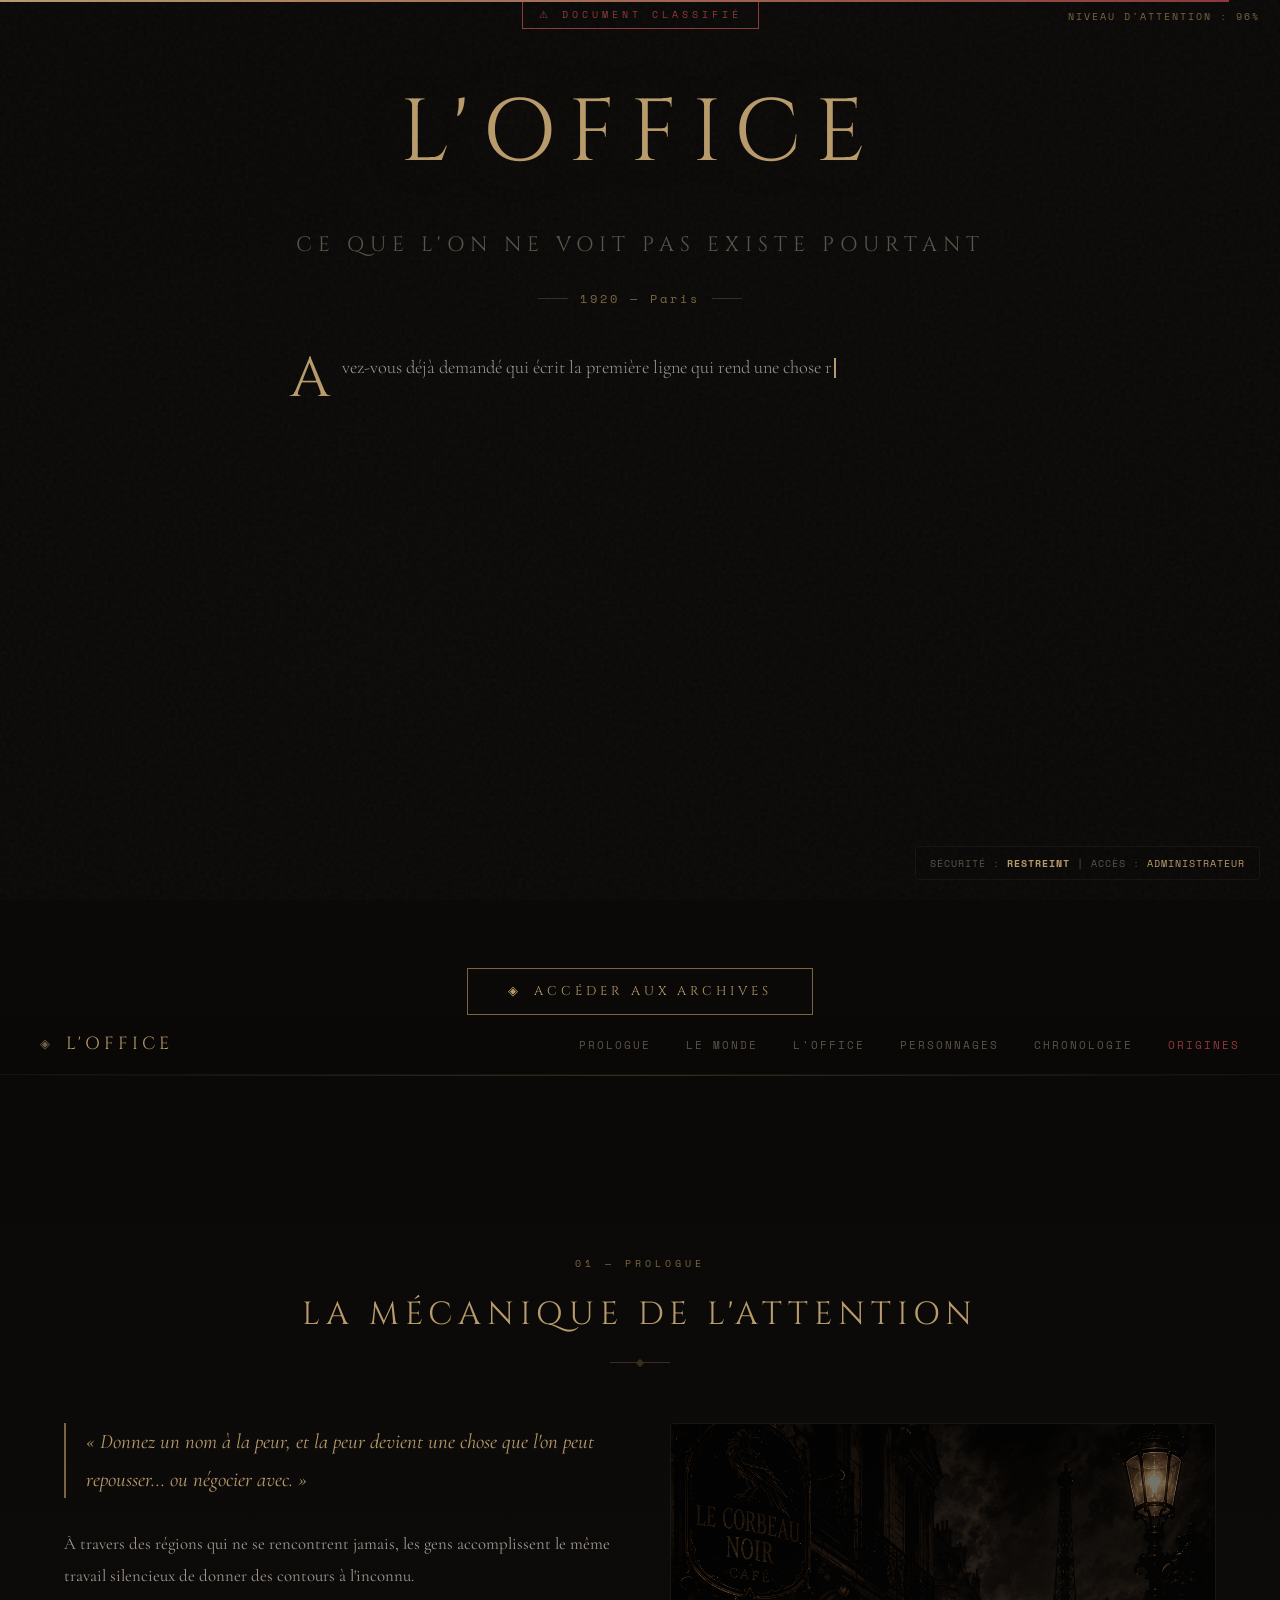
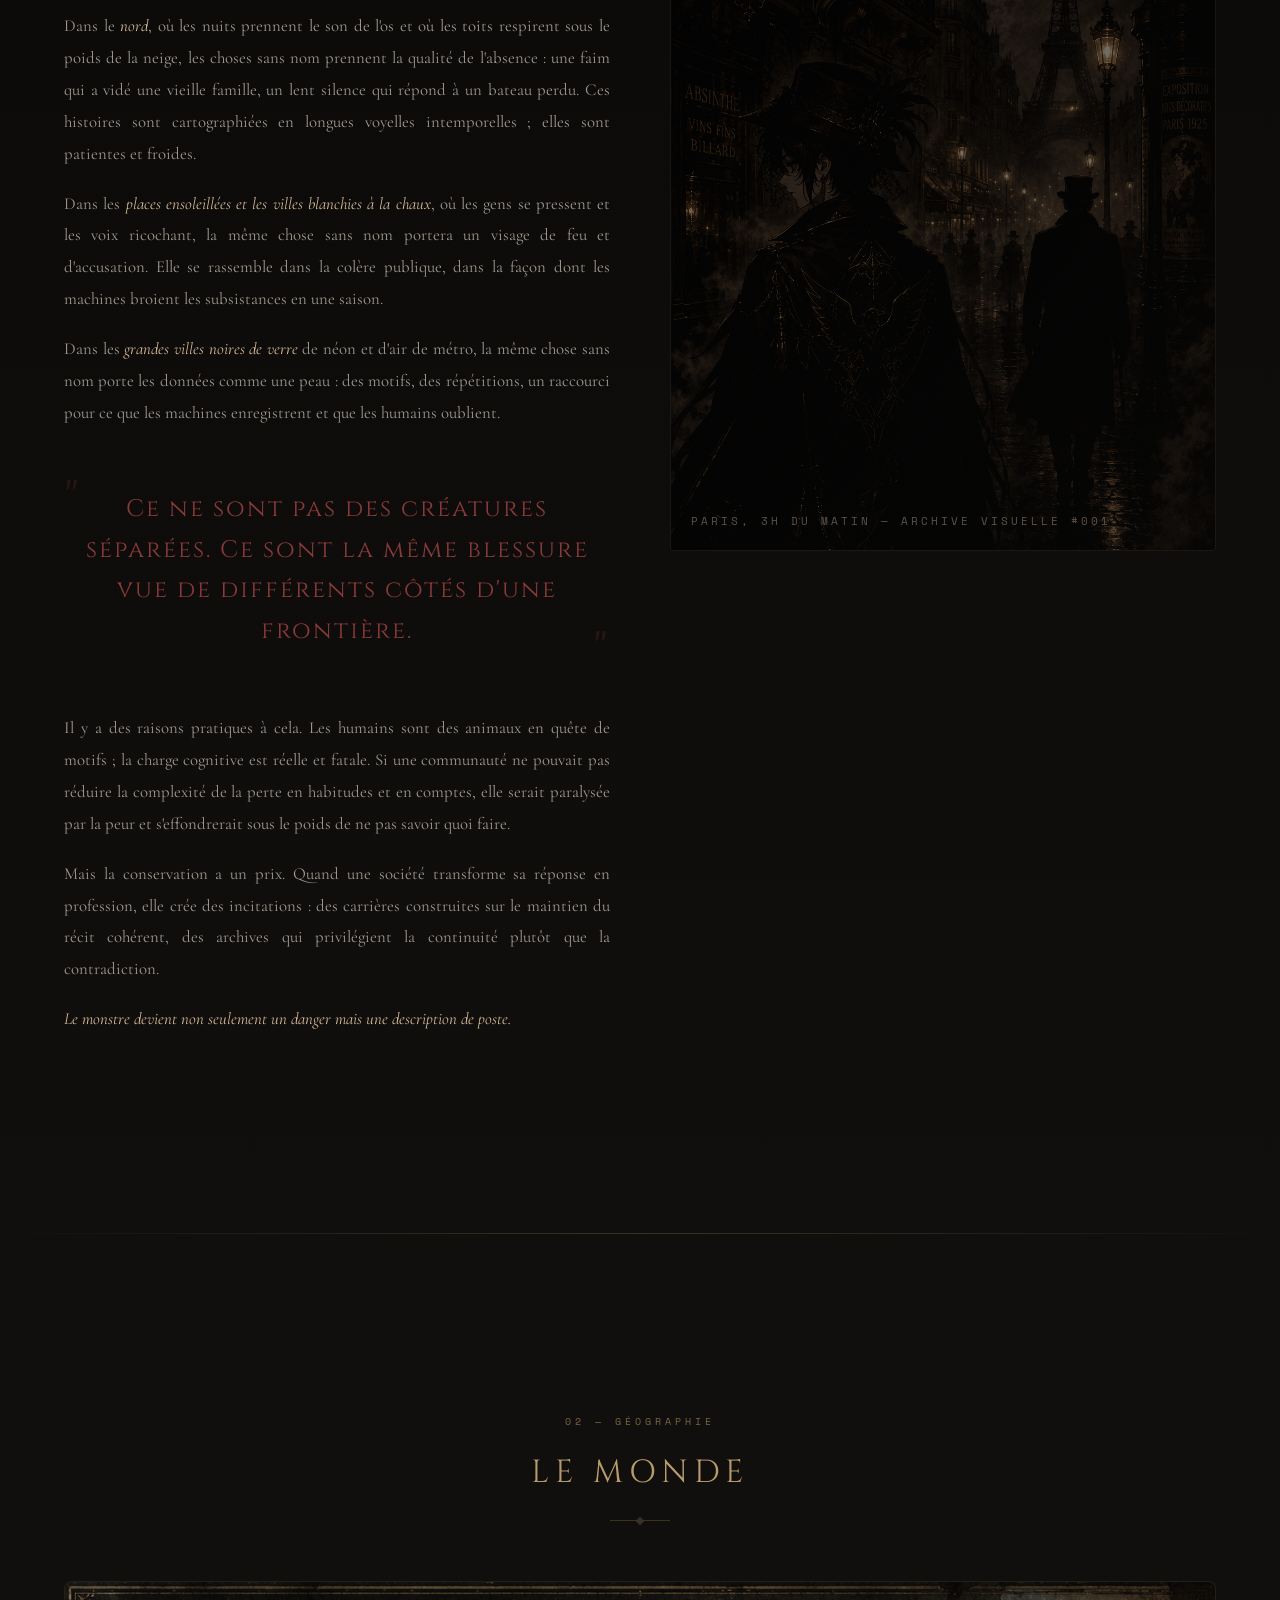
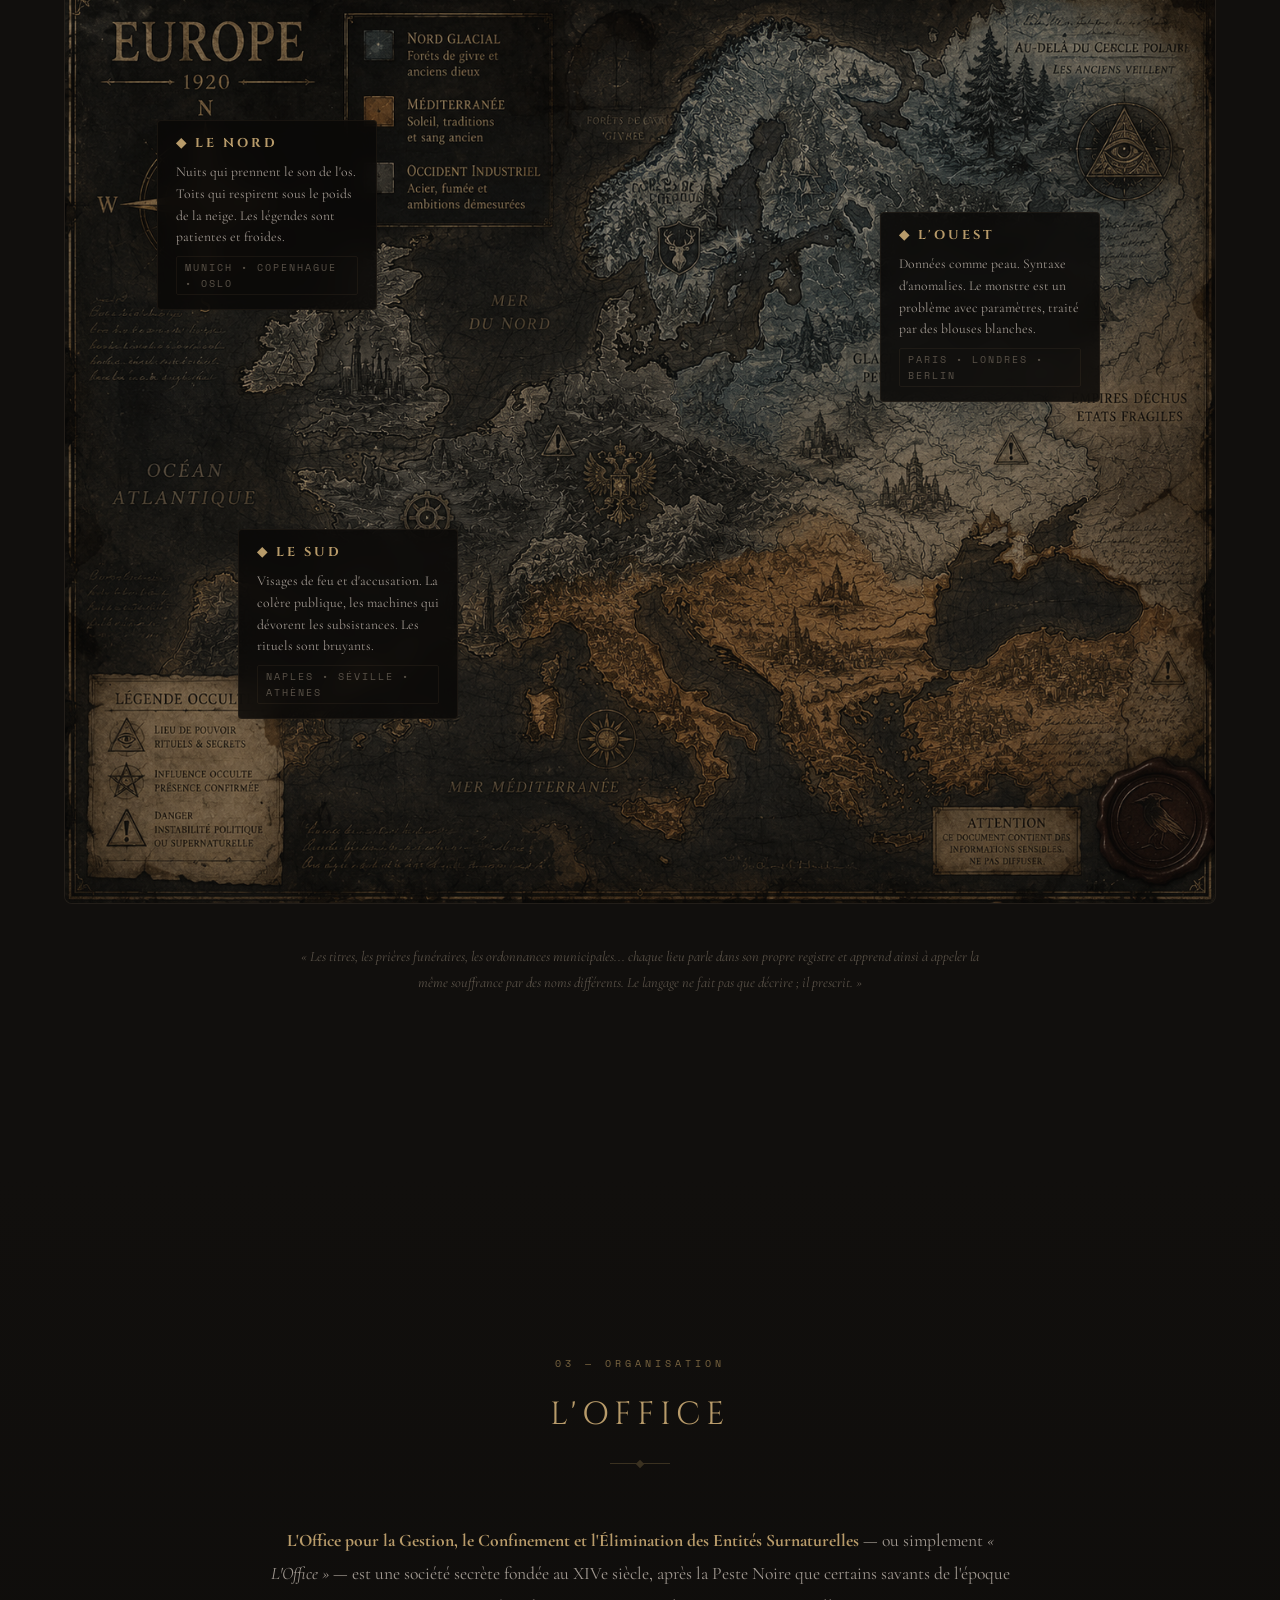
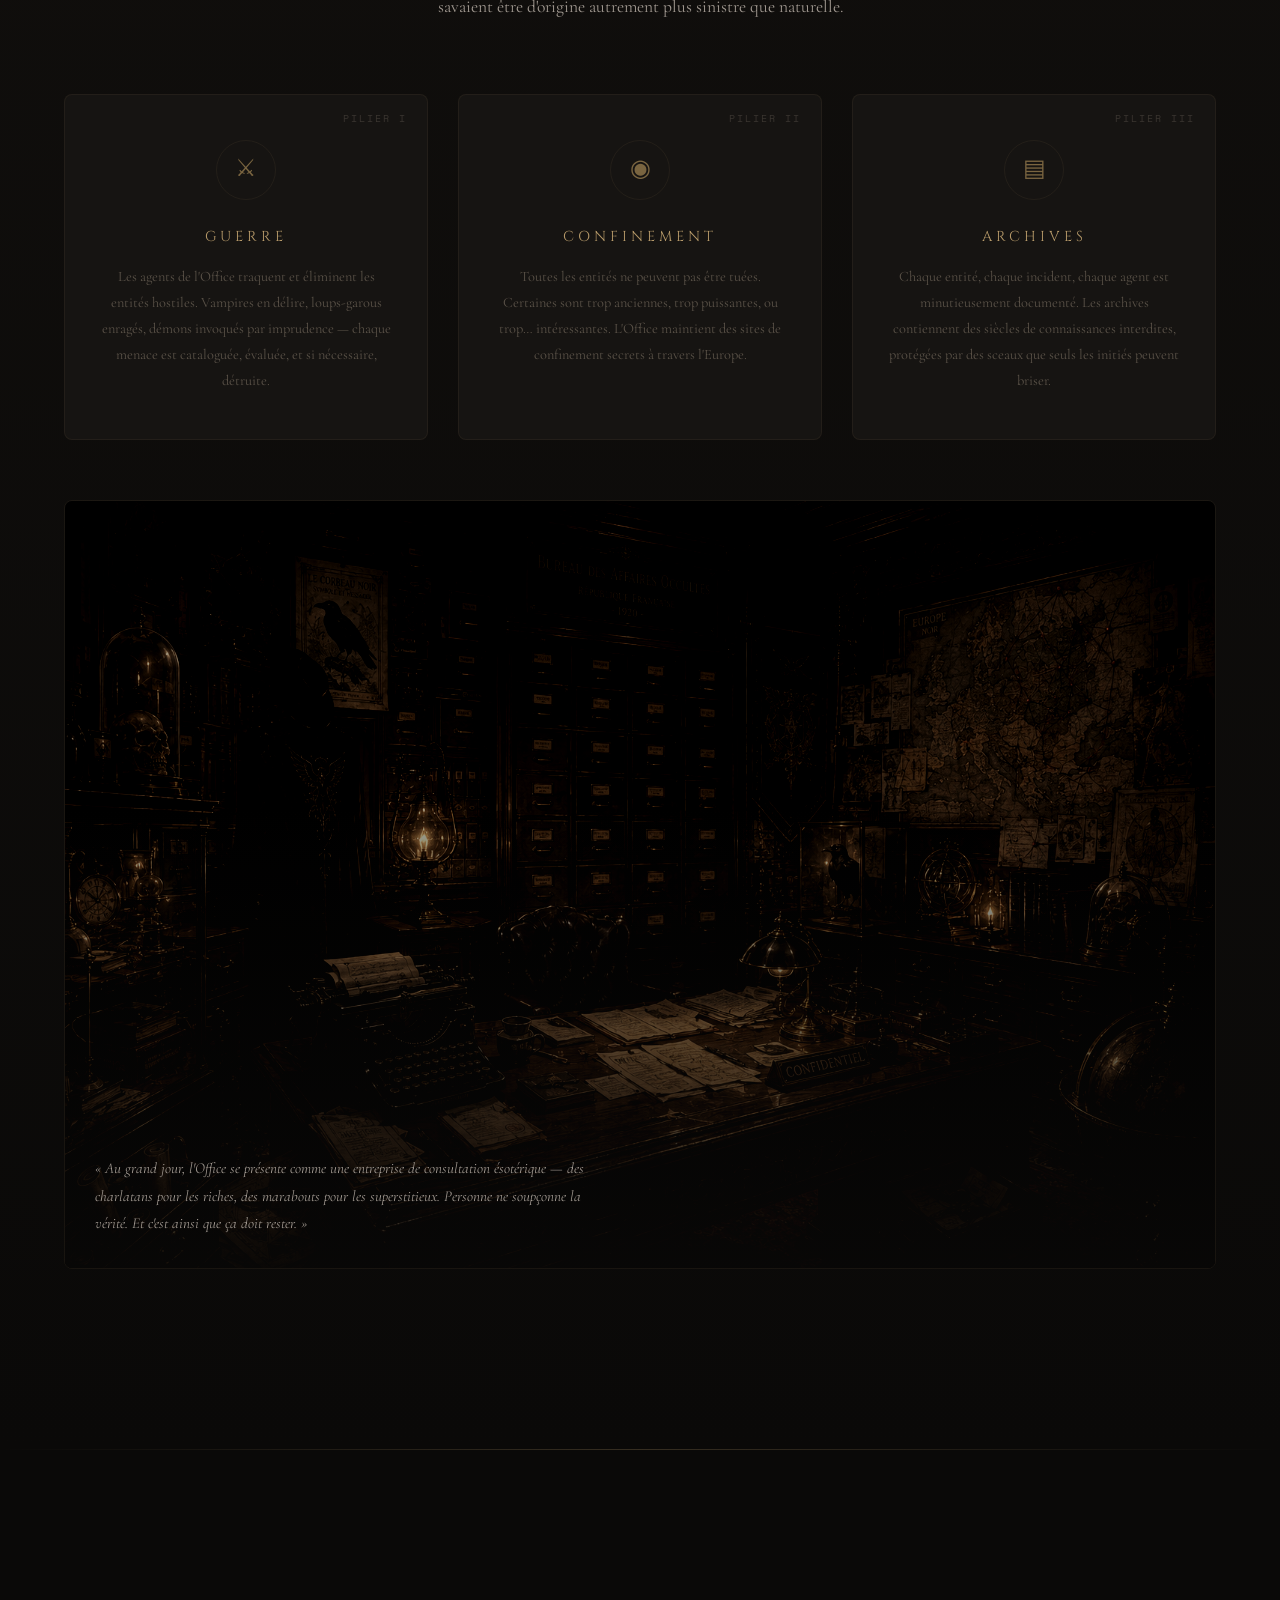
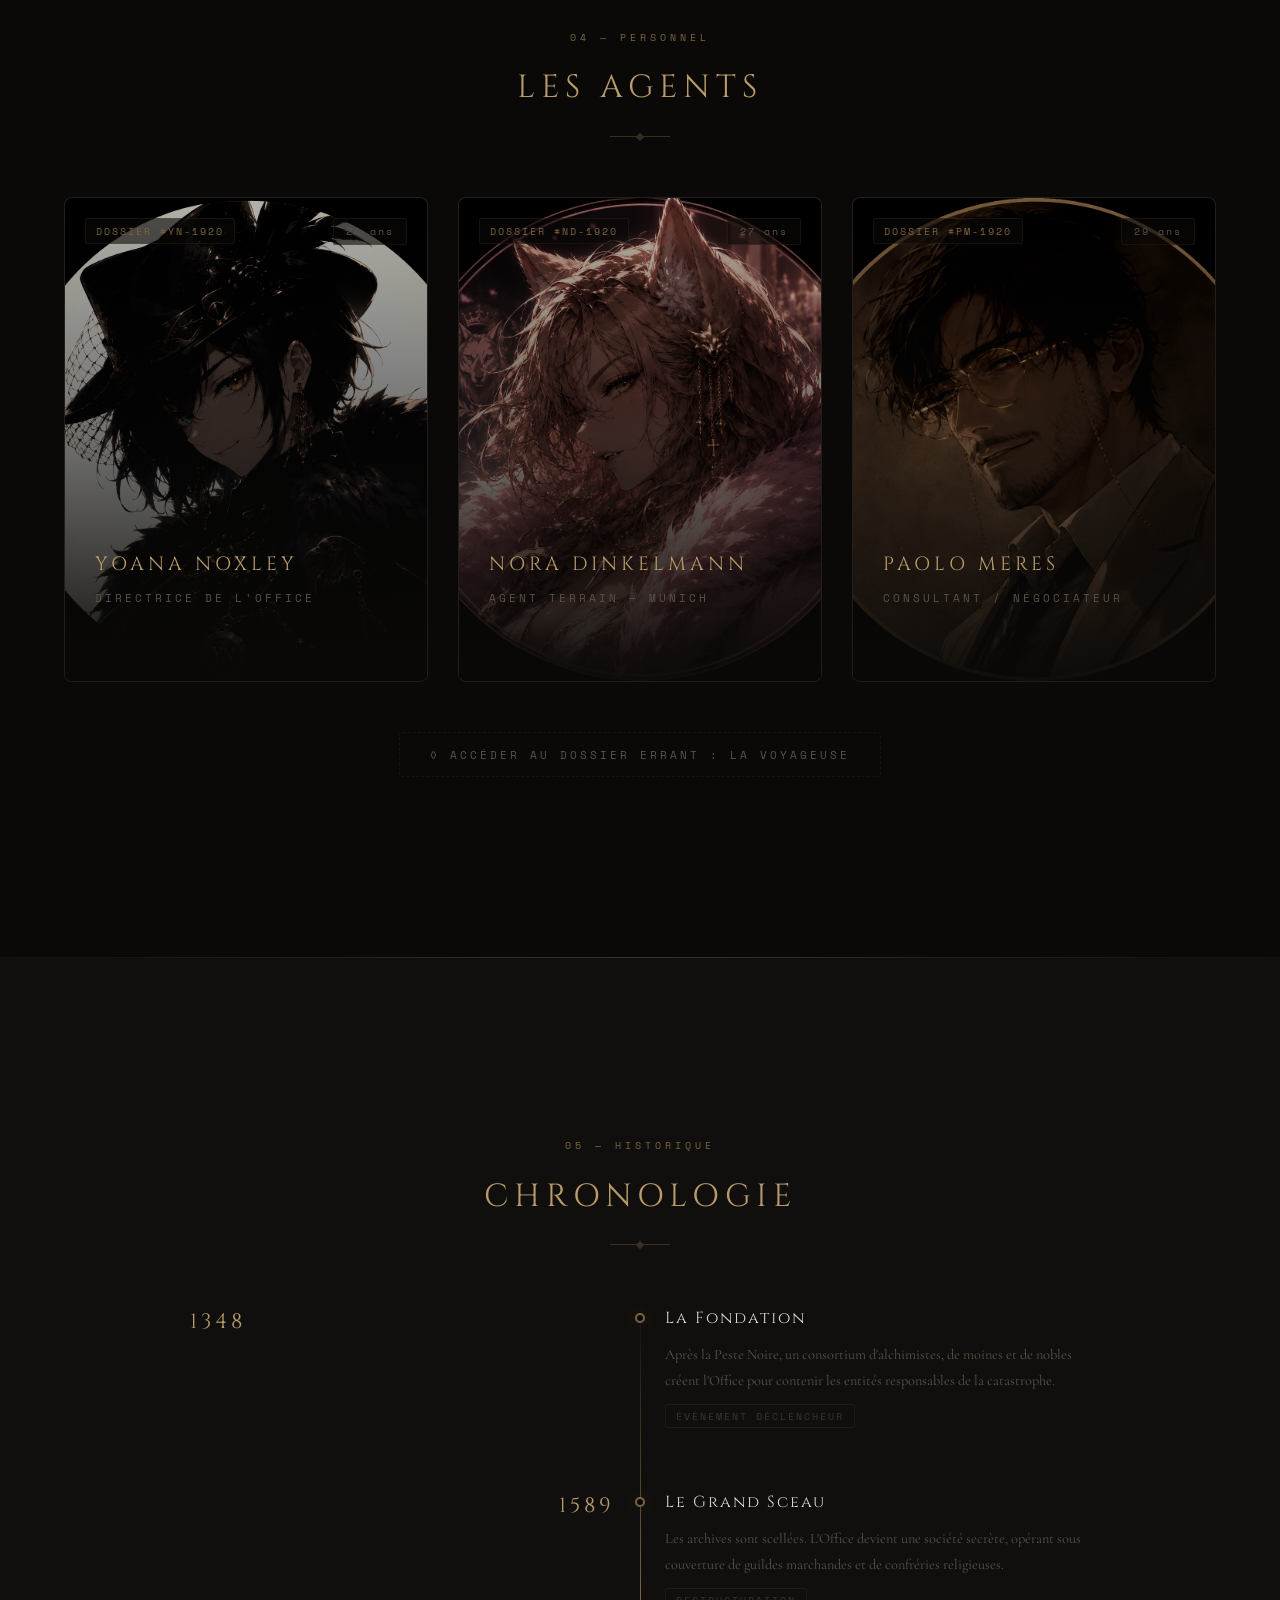
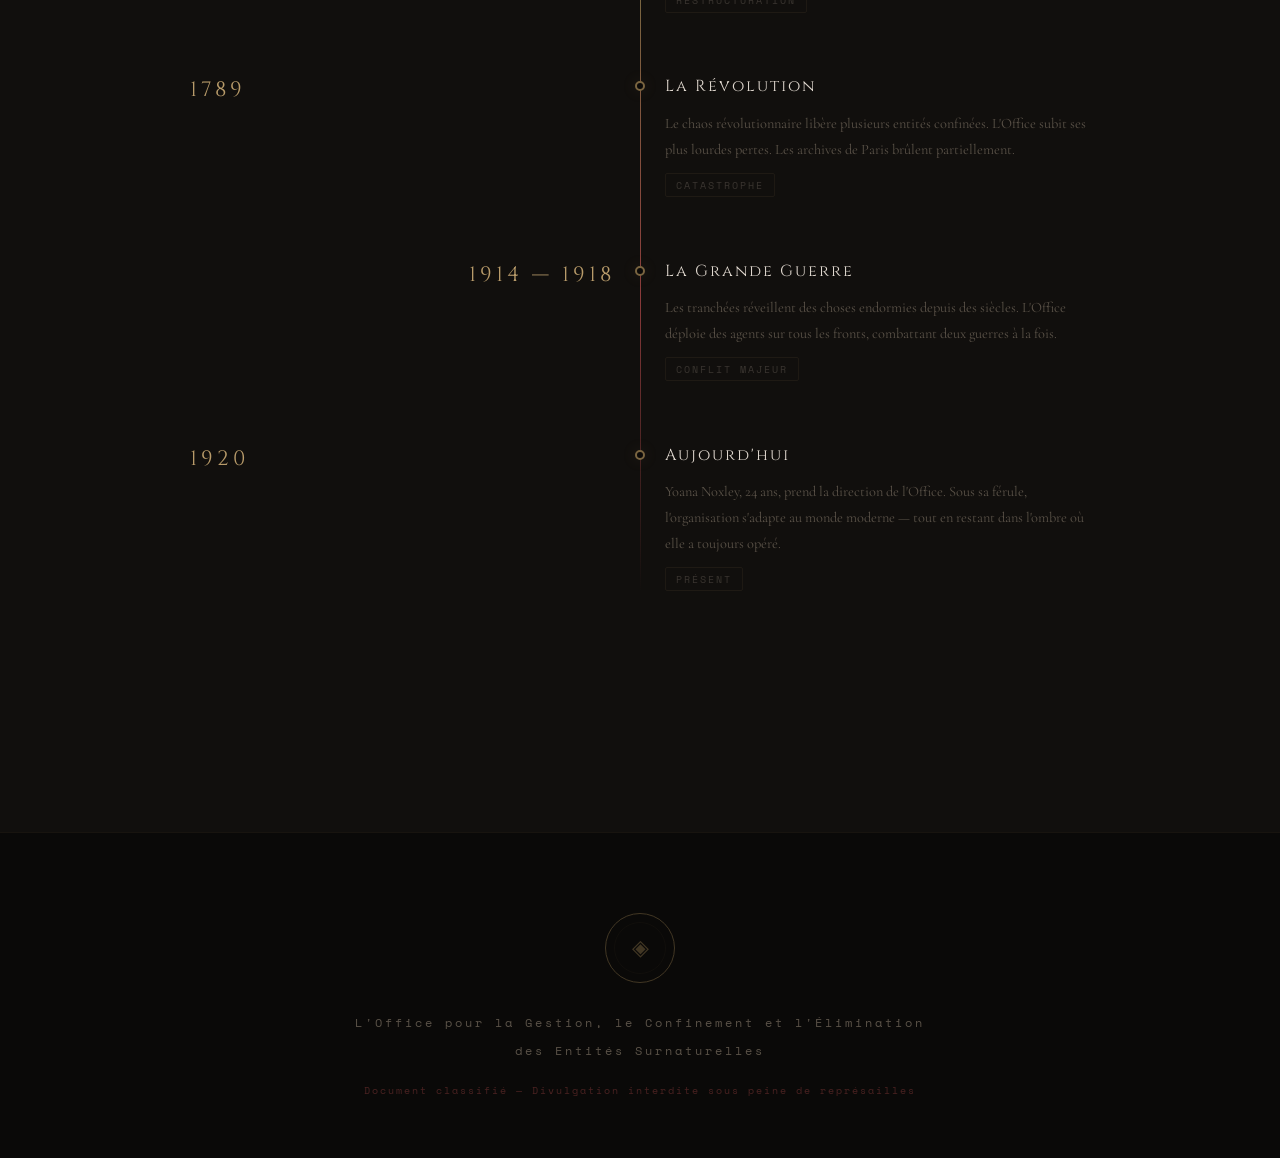
<file: index-monde.html>
<!DOCTYPE html>
<html lang="fr">
<head>
<meta charset="UTF-8">
<meta name="viewport" content="width=device-width, initial-scale=1.0">
<title>L'Office | 1920 — Archives Classifiées</title>
<!-- SECRET: Press Escape 3x to exit archives -->
<style>
@import url('https://fonts.googleapis.com/css2?family=Cinzel:wght@400;500;600;700&family=Cormorant+Garamond:ital,wght@0,300;0,400;0,500;0,600;1,300;1,400&family=Space+Mono:wght@400;700&display=swap');

:root{
    --bg:#0a0908;
    --bg-elevated:#110f0d;
    --bg-card:#161412;
    --panel:#1e1b18;
    --panel-hover:#2a2622;
    --gold:#b89b6a;
    --gold-bright:#d4b896;
    --gold-dim:#7a6540;
    --gold-glow:rgba(184,155,106,0.15);
    --blood:#6b2a2a;
    --blood-soft:#8a3a3a;
    --blood-glow:rgba(107,42,42,0.2);
    --ink:#2a2520;
    --text:#e0d8cf;
    --text-dim:#a09890;
    --text-muted:#5a5248;
    --text-faint:#3a3530;
    --border-thin:rgba(184,155,106,0.08);
    --border-hover:rgba(184,155,106,0.25);
    --shadow:0 4px 30px rgba(0,0,0,0.6);
    --shadow-gold:0 0 40px rgba(184,155,106,0.08);
    --font-display:'Cinzel',serif;
    --font-body:'Cormorant Garamond',serif;
    --font-mono:'Space Mono',monospace;
}

*{margin:0;padding:0;box-sizing:border-box;}
html{scroll-behavior:smooth;}

body{
    background:var(--bg);
    color:var(--text);
    font-family:var(--font-body);
    line-height:1.7;
    overflow-x:hidden;
    cursor:default;
}

::selection{background:var(--gold);color:var(--bg);}

::-webkit-scrollbar{width:5px;}
::-webkit-scrollbar-track{background:var(--bg);}
::-webkit-scrollbar-thumb{background:var(--gold-dim);border-radius:3px;}

/* ─── FILM GRAIN OVERLAY ─── */
.film-grain{
    position:fixed;
    inset:0;
    pointer-events:none;
    z-index:9999;
    opacity:0.035;
    background-image:url("data:image/svg+xml,%3Csvg viewBox='0 0 256 256' xmlns='http://www.w3.org/2000/svg'%3E%3Cfilter id='noise'%3E%3CfeTurbulence type='fractalNoise' baseFrequency='0.9' numOctaves='4' stitchTiles='stitch'/%3E%3C/filter%3E%3Crect width='100%25' height='100%25' filter='url(%23noise)'/%3E%3C/svg%3E");
}

/* ─── TYPEWRITER CURSOR ─── */
.typewriter-cursor{
    display:inline-block;
    width:2px;
    height:1.1em;
    background:var(--gold);
    margin-left:2px;
    animation:cursorBlink 1s step-end infinite;
    vertical-align:text-bottom;
}

@keyframes cursorBlink{
    0%,100%{opacity:1;}
    50%{opacity:0;}
}

/* ─── ATTENTION METER ─── */
.attention-bar{
    position:fixed;
    top:0;
    left:0;
    height:2px;
    background:linear-gradient(90deg,var(--gold),var(--blood-soft));
    z-index:10001;
    width:0%;
    transition:width 0.5s ease;
}

.attention-label{
    position:fixed;
    top:8px;
    right:20px;
    z-index:10001;
    font-family:var(--font-mono);
    font-size:0.65rem;
    letter-spacing:2px;
    color:var(--gold-dim);
    text-transform:uppercase;
    opacity:0;
    transition:opacity 0.5s ease;
}

.attention-label.visible{opacity:1;}

/* ─── SECURITY BADGE ─── */
.security-badge{
    position:fixed;
    bottom:20px;
    right:20px;
    z-index:1000;
    background:rgba(10,9,8,0.9);
    border:1px solid var(--border-thin);
    border-radius:4px;
    padding:8px 14px;
    font-family:var(--font-mono);
    font-size:0.6rem;
    letter-spacing:1px;
    color:var(--text-muted);
    backdrop-filter:blur(10px);
}

.security-badge .level{
    color:var(--gold);
    font-weight:700;
}

/* ─── HERO SECTION ─── */
.hero{
    min-height:100vh;
    position:relative;
    display:flex;
    flex-direction:column;
    align-items:center;
    justify-content:center;
    overflow:hidden;
}

.hero-bg{
    position:absolute;
    inset:0;
    background:
        linear-gradient(180deg, rgba(10,9,8,0.2) 0%, rgba(10,9,8,0.6) 40%, rgba(10,9,8,0.95) 100%);
    z-index:1;
}

.hero-fog{
    position:absolute;
    inset:0;
    background:
        radial-gradient(ellipse at 30% 70%, rgba(184,155,106,0.03) 0%, transparent 50%),
        radial-gradient(ellipse at 70% 30%, rgba(107,42,42,0.02) 0%, transparent 50%);
    animation:fogDrift 20s ease-in-out infinite;
    z-index:0;
}

@keyframes fogDrift{
    0%,100%{transform:translateX(0) scale(1);}
    50%{transform:translateX(-20px) scale(1.02);}
}

.hero-particles{
    position:absolute;
    inset:0;
    overflow:hidden;
    z-index:0;
}

.particle{
    position:absolute;
    width:2px;
    height:2px;
    background:var(--gold);
    border-radius:50%;
    opacity:0;
    animation:particleFloat 15s ease-in-out infinite;
}

@keyframes particleFloat{
    0%{opacity:0;transform:translateY(100vh) scale(0);}
    10%{opacity:0.3;}
    90%{opacity:0.3;}
    100%{opacity:0;transform:translateY(-10vh) scale(1);}
}

.hero-content{
    position:relative;
    z-index:2;
    text-align:center;
    padding:0 25px;
    max-width:900px;
}

.hero .classified-stamp{
    display:inline-block;
    border:1px solid var(--blood-soft);
    color:var(--blood-soft);
    padding:4px 16px;
    font-family:var(--font-mono);
    font-size:0.65rem;
    letter-spacing:4px;
    text-transform:uppercase;
    margin-bottom:30px;
    opacity:0;
    animation:fadeUp 1s ease 0.2s forwards;
    transform:rotate(-2deg);
}

.hero h1{
    font-family:var(--font-display);
    font-size:clamp(2.5rem,7vw,5.5rem);
    color:var(--gold);
    letter-spacing:14px;
    text-transform:uppercase;
    font-weight:400;
    text-shadow:0 0 80px rgba(184,155,106,0.2);
    opacity:0;
    animation:fadeUp 1.2s ease 0.5s forwards;
}

.hero .subtitle{
    font-family:var(--font-display);
    font-size:clamp(0.9rem,2vw,1.3rem);
    color:var(--text-muted);
    letter-spacing:6px;
    text-transform:uppercase;
    margin-top:20px;
    opacity:0;
    animation:fadeUp 1.2s ease 0.8s forwards;
}

.hero .year-badge{
    display:inline-flex;
    align-items:center;
    gap:12px;
    margin-top:25px;
    font-family:var(--font-mono);
    font-size:0.75rem;
    color:var(--gold-dim);
    letter-spacing:3px;
    opacity:0;
    animation:fadeUp 1.2s ease 1s forwards;
}

.hero .year-badge::before,
.hero .year-badge::after{
    content:'';
    width:30px;
    height:1px;
    background:var(--gold-dim);
    opacity:0.4;
}

.hero .prologue{
    margin-top:40px;
    max-width:700px;
    margin-left:auto;
    margin-right:auto;
    text-align:left;
    opacity:0;
    animation:fadeUp 1.5s ease 1.3s forwards;
}

.hero .prologue p{
    font-family:var(--font-body);
    font-size:clamp(0.95rem,1.5vw,1.15rem);
    color:var(--text-dim);
    line-height:2;
    margin-bottom:1.2em;
    font-weight:300;
}

.hero .prologue p:first-child::first-letter{
    font-family:var(--font-display);
    font-size:3.5rem;
    float:left;
    line-height:0.8;
    margin-right:12px;
    margin-top:8px;
    color:var(--gold);
}

.hero .prologue .highlight{
    color:var(--gold-bright);
    font-style:italic;
}

.hero .prologue .attention-line{
    color:var(--blood-soft);
    font-weight:500;
    letter-spacing:1px;
}

.hero-btn{
    margin-top:45px;
    display:inline-flex;
    align-items:center;
    gap:12px;
    background:transparent;
    color:var(--gold);
    border:1px solid var(--gold-dim);
    padding:14px 40px;
    border-radius:0;
    font-family:var(--font-display);
    font-size:0.8rem;
    letter-spacing:4px;
    text-transform:uppercase;
    cursor:pointer;
    transition:all 0.5s ease;
    opacity:0;
    animation:fadeUp 1.2s ease 1.6s forwards;
    position:relative;
}

.hero-btn::before{
    content:'';
    position:absolute;
    bottom:0;
    left:0;
    width:0;
    height:1px;
    background:var(--gold);
    transition:width 0.5s ease;
}

.hero-btn:hover{
    color:var(--text);
    border-color:var(--gold);
    letter-spacing:6px;
    box-shadow:0 0 30px var(--gold-glow);
}

.hero-btn:hover::before{width:100%;}

@keyframes fadeUp{
    from{opacity:0;transform:translateY(25px);}
    to{opacity:1;transform:translateY(0);}
}

/* ─── NAV ─── */
.nav-bar{
    position:sticky;
    top:0;
    z-index:100;
    background:rgba(10,9,8,0.95);
    backdrop-filter:blur(20px);
    border-bottom:1px solid var(--border-thin);
    padding:0 40px;
    display:flex;
    align-items:center;
    justify-content:space-between;
    height:60px;
}

.nav-logo{
    font-family:var(--font-display);
    font-size:1.1rem;
    color:var(--gold);
    letter-spacing:4px;
    font-weight:400;
    display:flex;
    align-items:center;
    gap:12px;
}

.nav-logo::before{
    content:'◈';
    font-size:0.8rem;
    opacity:0.6;
}

.nav-links{
    display:flex;
    gap:35px;
    list-style:none;
}

.nav-links a{
    color:var(--text-muted);
    text-decoration:none;
    font-family:var(--font-mono);
    font-size:0.7rem;
    letter-spacing:2px;
    text-transform:uppercase;
    transition:all 0.3s;
    position:relative;
    padding:4px 0;
}

.nav-links a::after{
    content:'';
    position:absolute;
    bottom:-4px;
    left:0;
    width:0;
    height:1px;
    background:var(--gold);
    transition:width 0.3s;
}

.nav-links a:hover{color:var(--gold);}
.nav-links a:hover::after{width:100%;}
.nav-links a.active{color:var(--gold);}
.nav-links a.active::after{width:100%;}

/* ─── SECTIONS COMMON ─── */
.container{
    width:90%;
    max-width:1200px;
    margin:0 auto;
    padding:80px 0;
}

.section-title{
    text-align:center;
    margin-bottom:60px;
}

.section-title .section-number{
    font-family:var(--font-mono);
    font-size:0.65rem;
    letter-spacing:4px;
    color:var(--gold-dim);
    text-transform:uppercase;
    margin-bottom:15px;
    display:block;
}

.section-title h2{
    font-family:var(--font-display);
    color:var(--gold);
    font-size:clamp(1.4rem,3vw,2rem);
    font-weight:400;
    letter-spacing:6px;
    text-transform:uppercase;
}

.section-title .line{
    width:60px;
    height:1px;
    background:var(--gold-dim);
    margin:20px auto 0;
    opacity:0.4;
    position:relative;
}

.section-title .line::after{
    content:'';
    position:absolute;
    left:50%;
    top:-2px;
    transform:translateX(-50%);
    width:6px;
    height:6px;
    background:var(--gold-dim);
    transform:translateX(-50%) rotate(45deg);
}

/* ─── PROLOGUE SECTION ─── */
.prologue-section{
    background:linear-gradient(180deg, var(--bg), var(--bg-elevated));
    padding:100px 0;
    position:relative;
}

.prologue-section::before{
    content:'';
    position:absolute;
    top:0;
    left:0;
    right:0;
    height:1px;
    background:linear-gradient(90deg, transparent, var(--border-hover), transparent);
}

.prologue-grid{
    display:grid;
    grid-template-columns:1fr 1fr;
    gap:60px;
    align-items:start;
}

.prologue-text{
    position:relative;
}

.prologue-text .epigraph{
    font-family:var(--font-body);
    font-size:1.3rem;
    font-style:italic;
    color:var(--gold);
    line-height:1.8;
    margin-bottom:30px;
    padding-left:20px;
    border-left:2px solid var(--gold-dim);
}

.prologue-text p{
    color:var(--text-dim);
    margin-bottom:18px;
    font-size:1.05rem;
    text-align:justify;
    line-height:1.9;
}

.prologue-text .highlight{
    color:var(--gold-bright);
    font-style:italic;
}

.prologue-text .attention-quote{
    font-family:var(--font-display);
    font-size:1.5rem;
    color:var(--blood-soft);
    text-align:center;
    margin:40px 0;
    letter-spacing:2px;
    position:relative;
    padding:20px;
}

.prologue-text .attention-quote::before,
.prologue-text .attention-quote::after{
    content:'"';
    font-size:3rem;
    position:absolute;
    color:var(--blood-soft);
    opacity:0.2;
}

.prologue-text .attention-quote::before{top:-10px;left:0;}
.prologue-text .attention-quote::after{bottom:-20px;right:0;}

.prologue-visual{
    position:relative;
    border:1px solid var(--border-thin);
    border-radius:4px;
    overflow:hidden;
    aspect-ratio:3/4;
}

.prologue-visual img{
    width:100%;
    height:100%;
    object-fit:cover;
    filter:sepia(0.3) contrast(1.1) brightness(0.7);
    transition:all 1s ease;
}

.prologue-visual:hover img{
    filter:sepia(0.1) contrast(1.2) brightness(0.8);
    transform:scale(1.03);
}

.prologue-visual::after{
    content:'';
    position:absolute;
    inset:0;
    background:linear-gradient(135deg, rgba(10,9,8,0.2), rgba(10,9,8,0.6));
    pointer-events:none;
}

.prologue-visual .caption{
    position:absolute;
    bottom:20px;
    left:20px;
    z-index:2;
    color:var(--text-muted);
    font-family:var(--font-mono);
    font-size:0.7rem;
    letter-spacing:3px;
    text-transform:uppercase;
}

/* ─── WORLD MAP SECTION ─── */
.world-section{
    background:var(--bg-elevated);
    padding:100px 0;
    position:relative;
    overflow:hidden;
}

.world-section::before{
    content:'';
    position:absolute;
    top:0;
    left:0;
    right:0;
    height:1px;
    background:linear-gradient(90deg, transparent, var(--border-hover), transparent);
}

.map-container{
    position:relative;
    border:1px solid var(--border-thin);
    border-radius:8px;
    overflow:hidden;
    background:var(--bg-card);
}

.map-container img{
    width:100%;
    display:block;
    filter:sepia(0.2) contrast(0.95) brightness(0.8);
}

.map-overlay{
    position:absolute;
    inset:0;
    pointer-events:none;
}

.map-region{
    position:absolute;
    padding:12px 18px;
    background:rgba(10,9,8,0.85);
    border:1px solid var(--border-thin);
    border-radius:4px;
    backdrop-filter:blur(10px);
    max-width:220px;
    transition:all 0.4s ease;
    cursor:pointer;
    pointer-events:auto;
}

.map-region:hover{
    border-color:var(--border-hover);
    transform:translateY(-4px);
    box-shadow:0 8px 30px rgba(0,0,0,0.4);
}

.map-region.north{top:15%;left:8%;}
.map-region.south{bottom:20%;left:15%;}
.map-region.west{top:25%;right:10%;}

.map-region h4{
    font-family:var(--font-display);
    font-size:0.8rem;
    color:var(--gold);
    letter-spacing:3px;
    text-transform:uppercase;
    margin-bottom:6px;
}

.map-region p{
    font-size:0.85rem;
    color:var(--text-dim);
    line-height:1.6;
}

.map-region .region-tag{
    display:inline-block;
    margin-top:8px;
    font-family:var(--font-mono);
    font-size:0.6rem;
    letter-spacing:2px;
    color:var(--text-muted);
    text-transform:uppercase;
    padding:2px 8px;
    border:1px solid var(--border-thin);
    border-radius:2px;
}

/* ─── OFFICE SECTION ─── */
.office-section{
    background:linear-gradient(180deg, var(--bg-elevated), var(--bg));
    padding:100px 0;
    position:relative;
}

.office-intro{
    text-align:center;
    max-width:750px;
    margin:0 auto 70px;
}

.office-intro p{
    color:var(--text-dim);
    font-size:1.1rem;
    line-height:1.9;
}

.office-pillars{
    display:grid;
    grid-template-columns:repeat(3, 1fr);
    gap:30px;
    margin-bottom:60px;
}

.pillar-card{
    background:var(--bg-card);
    border:1px solid var(--border-thin);
    border-radius:8px;
    padding:45px 35px;
    transition:all 0.5s ease;
    position:relative;
    overflow:hidden;
    text-align:center;
}

.pillar-card::before{
    content:'';
    position:absolute;
    top:0;
    left:0;
    width:100%;
    height:2px;
    background:linear-gradient(90deg, transparent, var(--gold-dim), transparent);
    opacity:0;
    transition:opacity 0.4s;
}

.pillar-card:hover{
    border-color:var(--border-hover);
    transform:translateY(-6px);
    box-shadow:0 15px 50px rgba(0,0,0,0.5), var(--shadow-gold);
}

.pillar-card:hover::before{opacity:1;}

.pillar-icon{
    width:60px;
    height:60px;
    margin:0 auto 25px;
    border:1px solid var(--border-thin);
    border-radius:50%;
    display:flex;
    align-items:center;
    justify-content:center;
    font-size:1.5rem;
    color:var(--gold-dim);
    transition:all 0.4s ease;
}

.pillar-card:hover .pillar-icon{
    border-color:var(--gold);
    color:var(--gold);
    box-shadow:0 0 20px var(--gold-glow);
}

.pillar-card h3{
    font-family:var(--font-display);
    color:var(--gold);
    font-size:0.9rem;
    letter-spacing:4px;
    text-transform:uppercase;
    margin-bottom:15px;
    font-weight:400;
}

.pillar-card p{
    color:var(--text-muted);
    font-size:0.9rem;
    line-height:1.8;
}

.pillar-card .pillar-number{
    position:absolute;
    top:15px;
    right:20px;
    font-family:var(--font-mono);
    font-size:0.6rem;
    color:var(--text-faint);
    letter-spacing:2px;
}

.office-cover{
    position:relative;
    border:1px solid var(--border-thin);
    border-radius:8px;
    overflow:hidden;
    margin-top:50px;
}

.office-cover img{
    width:100%;
    display:block;
    filter:sepia(0.3) brightness(0.6) contrast(1.1);
    transition:all 0.8s ease;
}

.office-cover:hover img{
    filter:sepia(0.1) brightness(0.7) contrast(1.2);
    transform:scale(1.02);
}

.office-cover::after{
    content:'';
    position:absolute;
    inset:0;
    background:linear-gradient(to top, rgba(10,9,8,0.8), transparent 60%);
    pointer-events:none;
}

.office-cover .cover-text{
    position:absolute;
    bottom:30px;
    left:30px;
    z-index:2;
    max-width:500px;
}

.office-cover .cover-text p{
    color:var(--text-dim);
    font-size:0.95rem;
    line-height:1.8;
    font-style:italic;
}

/* ─── CHARACTERS SECTION ─── */
.char-section{
    padding:100px 0;
    position:relative;
}

.char-section::before{
    content:'';
    position:absolute;
    top:0;
    left:0;
    right:0;
    height:1px;
    background:linear-gradient(90deg, transparent, var(--border-hover), transparent);
}

.char-grid{
    display:grid;
    grid-template-columns:repeat(3, 1fr);
    gap:30px;
}

.char-card{
    position:relative;
    border:1px solid var(--border-thin);
    border-radius:8px;
    overflow:hidden;
    cursor:pointer;
    transition:all 0.6s ease;
    aspect-ratio:3/4;
    text-decoration:none;
    display:block;
    background:var(--bg-card);
}

.char-card:hover{
    border-color:var(--border-hover);
    transform:translateY(-8px);
    box-shadow:0 20px 60px rgba(0,0,0,0.6);
}

.char-card img{
    width:100%;
    height:100%;
    object-fit:cover;
    filter:sepia(0.2) contrast(1.1) brightness(0.7);
    transition:all 0.8s ease;
}

.char-card:hover img{
    filter:sepia(0) contrast(1.15) brightness(0.8);
    transform:scale(1.08);
}

.char-card .char-overlay{
    position:absolute;
    inset:0;
    background:linear-gradient(to top, rgba(10,9,8,0.95) 0%, rgba(10,9,8,0.4) 50%, transparent 100%);
    display:flex;
    flex-direction:column;
    justify-content:flex-end;
    padding:30px;
    transition:all 0.5s ease;
}

.char-card:hover .char-overlay{
    background:linear-gradient(to top, rgba(10,9,8,0.98) 0%, rgba(10,9,8,0.6) 60%, transparent 100%);
}

.char-card .char-code{
    position:absolute;
    top:20px;
    left:20px;
    font-family:var(--font-mono);
    font-size:0.6rem;
    letter-spacing:2px;
    color:var(--gold-dim);
    text-transform:uppercase;
    padding:4px 10px;
    border:1px solid var(--border-thin);
    border-radius:2px;
    background:rgba(10,9,8,0.6);
}

.char-card .char-name{
    font-family:var(--font-display);
    color:var(--gold);
    font-size:1.2rem;
    letter-spacing:4px;
    text-transform:uppercase;
    font-weight:400;
    margin-bottom:8px;
}

.char-card .char-role{
    font-family:var(--font-mono);
    color:var(--text-muted);
    font-size:0.7rem;
    letter-spacing:3px;
    text-transform:uppercase;
    margin-bottom:12px;
}

.char-card .char-secret{
    color:var(--blood-soft);
    font-size:0.8rem;
    letter-spacing:1px;
    margin-top:10px;
    opacity:0;
    transform:translateY(15px);
    transition:all 0.5s ease 0.1s;
    font-style:italic;
    border-left:2px solid var(--blood-soft);
    padding-left:12px;
}

.char-card:hover .char-secret{
    opacity:0.8;
    transform:translateY(0);
}

.char-card .char-age{
    position:absolute;
    top:20px;
    right:20px;
    font-family:var(--font-mono);
    color:var(--text-muted);
    font-size:0.65rem;
    letter-spacing:2px;
    border:1px solid var(--border-thin);
    padding:4px 12px;
    border-radius:2px;
    background:rgba(10,9,8,0.6);
}

/* ─── TIMELINE SECTION ─── */
.timeline-section{
    background:var(--bg-elevated);
    padding:100px 0;
    position:relative;
}

.timeline-section::before{
    content:'';
    position:absolute;
    top:0;
    left:0;
    right:0;
    height:1px;
    background:linear-gradient(90deg, transparent, var(--border-hover), transparent);
}

.timeline{
    position:relative;
    max-width:900px;
    margin:0 auto;
}

.timeline::before{
    content:'';
    position:absolute;
    left:50%;
    top:0;
    bottom:0;
    width:1px;
    background:linear-gradient(to bottom, transparent, var(--gold-dim), var(--blood-soft), transparent);
}

.timeline-item{
    display:grid;
    grid-template-columns:1fr 1fr;
    gap:50px;
    margin-bottom:60px;
    position:relative;
}

.timeline-item:nth-child(even) .timeline-text{grid-column:2;text-align:left;}
.timeline-item:nth-child(even) .timeline-year{grid-column:1;text-align:right;}

.timeline-dot{
    position:absolute;
    left:50%;
    top:8px;
    width:10px;
    height:10px;
    background:var(--bg);
    border:2px solid var(--gold-dim);
    border-radius:50%;
    transform:translateX(-50%);
    box-shadow:0 0 15px var(--gold-glow);
    transition:all 0.3s ease;
}

.timeline-item:hover .timeline-dot{
    border-color:var(--gold);
    box-shadow:0 0 25px var(--gold-glow);
}

.timeline-year{
    font-family:var(--font-display);
    color:var(--gold);
    font-size:1.3rem;
    letter-spacing:4px;
}

.timeline-text h4{
    font-family:var(--font-display);
    color:var(--text);
    font-size:1rem;
    margin-bottom:10px;
    font-weight:400;
    letter-spacing:2px;
}

.timeline-text p{
    color:var(--text-muted);
    font-size:0.9rem;
    line-height:1.8;
}

.timeline-text .event-tag{
    display:inline-block;
    margin-top:10px;
    font-family:var(--font-mono);
    font-size:0.6rem;
    letter-spacing:2px;
    color:var(--text-faint);
    text-transform:uppercase;
    padding:3px 10px;
    border:1px solid var(--border-thin);
    border-radius:2px;
}

/* ─── FOOTER ─── */
footer{
    text-align:center;
    padding:80px 20px 50px;
    border-top:1px solid var(--border-thin);
    position:relative;
}

footer .seal{
    width:70px;
    height:70px;
    border:1px solid var(--gold-dim);
    border-radius:50%;
    margin:0 auto 30px;
    display:flex;
    align-items:center;
    justify-content:center;
    font-family:var(--font-display);
    font-size:1.4rem;
    color:var(--gold-dim);
    opacity:0.5;
    position:relative;
}

footer .seal::before{
    content:'';
    position:absolute;
    inset:8px;
    border:1px solid var(--border-thin);
    border-radius:50%;
}

footer p{
    color:var(--text-muted);
    font-family:var(--font-mono);
    font-size:0.75rem;
    letter-spacing:3px;
    margin-bottom:8px;
}

footer .warning{
    margin-top:20px;
    color:var(--blood-soft);
    font-size:0.65rem;
    letter-spacing:2px;
    opacity:0.5;
}

/* ─── REVEAL ANIMATIONS ─── */
.reveal{
    opacity:0;
    transform:translateY(40px);
    transition:all 1s cubic-bezier(0.22, 1, 0.36, 1);
}
.reveal.visible{
    opacity:1;
    transform:translateY(0);
}

.reveal-delay-1{transition-delay:0.1s;}
.reveal-delay-2{transition-delay:0.2s;}
.reveal-delay-3{transition-delay:0.3s;}

/* ─── RESPONSIVE ─── */
@media(max-width:1000px){
    .prologue-grid{grid-template-columns:1fr;}
    .prologue-visual{max-width:500px;margin:0 auto;}
    .office-pillars{grid-template-columns:1fr;}
    .char-grid{grid-template-columns:1fr;max-width:500px;margin:0 auto;}
    .timeline::before{left:20px;}
    .timeline-item{grid-template-columns:1fr;padding-left:50px;}
    .timeline-item:nth-child(even) .timeline-text,
    .timeline-item:nth-child(even) .timeline-year{grid-column:1;text-align:left;}
    .timeline-dot{left:20px;}
    .nav-links{display:none;}
    .map-region{position:relative;top:auto;left:auto;right:auto;bottom:auto;margin:10px;}
}

@media(max-width:600px){
    .container{padding:50px 0;}
    .hero h1{letter-spacing:6px;}
    .section-title h2{letter-spacing:3px;}
}

/* ─── SECRET UNLOCK ANIMATION ─── */
@keyframes secretUnlock{
    0%{filter:brightness(1);}
    50%{filter:brightness(1.3) sepia(0.3);}
    100%{filter:brightness(1);}
}

.secret-unlock{
    animation:secretUnlock 0.6s ease;
}

/* ─── ATTENTION PULSE ─── */
@keyframes attentionPulse{
    0%,100%{box-shadow:0 0 0 0 rgba(184,155,106,0);}
    50%{box-shadow:0 0 20px 5px rgba(184,155,106,0.1);}
}

.attention-pulse{
    animation:attentionPulse 2s ease-in-out infinite;
}
</style>
</head>
<body>

<div class="film-grain"></div>
<div class="attention-bar" id="attentionBar"></div>
<div class="attention-label" id="attentionLabel">Niveau d'attention : <span id="attentionValue">0%</span></div>

<div class="security-badge">
    SÉCURITÉ : <span class="level">RESTREINT</span> | ACCÈS : <span id="accessLevel">INVITÉ</span>
</div>

<!-- ═══════════════════════════════════════
     HERO — PROLOGUE INTERACTIF
     ═══════════════════════════════════════ -->
<section class="hero" id="accueil">
    <div class="hero-fog"></div>
    <div class="hero-particles" id="heroParticles"></div>
    <div class="hero-bg"></div>

    <div class="hero-content">
        <div class="classified-stamp">⚠ DOCUMENT CLASSIFIÉ</div>
        <h1>L'Office</h1>
        <div class="subtitle">Ce que l'on ne voit pas existe pourtant</div>
        <div class="year-badge">1920 — Paris</div>

        <div class="prologue" id="prologueText">
            <p><span class="typewriter-text">Avez-vous déjà demandé qui écrit la première ligne qui rend une chose réelle ?</span><span class="typewriter-cursor"></span></p>
            <p style="opacity:0;" class="prologue-line">Les histoires vous diront que les monstres naissent quand les dieux dorment ou quand les hommes péchèrent ; les érudits vous diront que les monstres sont un raccourci pour la contagion, la famine ou le temps qu'il fait ; les enfants vous diront que les monstres naissent de la forme de leurs ombres sur le mur.</p>
            <p style="opacity:0;" class="prologue-line">Toutes ces réponses sont vraies en partie : et toutes manquent le fait plus ordinaire, plus terrible.</p>
            <p style="opacity:0;" class="prologue-line attention-line">« Les monstres sont faits d'attention. »</p>
            <p style="opacity:0;" class="prologue-line">Pas l'attention dramatique des projecteurs et des sanctuaires, mais la petite attention accumulée de communautés entières : les noms murmurés aux carrefours, la forme d'un avertissement gravée dans une poutre, le rituel qui ferme une porte et garde une seule peur privée du bon côté du registre.</p>
            <p style="opacity:0;" class="prologue-line">Une légende commence au moment où un danger reçoit des contours que les gens peuvent cerner de leurs mains. <span class="highlight">Donnez un nom à la peur, et la peur devient une chose que l'on peut repousser... ou négocier avec.</span></p>
        </div>

        <button class="hero-btn" id="enterBtn" onclick="enterArchives()">
            <span>◈</span> Accéder aux Archives
        </button>
    </div>
</section>

<!-- ═══════════════════════════════════════
     NAVIGATION
     ═══════════════════════════════════════ -->
<nav class="nav-bar" id="mainNav">
    <div class="nav-logo">L'OFFICE</div>
    <ul class="nav-links">
        <li><a href="#prologue" class="nav-link">Prologue</a></li>
        <li><a href="#monde" class="nav-link">Le Monde</a></li>
        <li><a href="#office" class="nav-link">L'Office</a></li>
        <li><a href="#personnages" class="nav-link">Personnages</a></li>
        <li><a href="#chronologie" class="nav-link">Chronologie</a></li>
        <li><a href="origines.html" class="nav-link" style="color:var(--blood-soft);">Origines</a></li>
    </ul>
</nav>

<!-- ═══════════════════════════════════════
     PROLOGUE EXTENDED
     ═══════════════════════════════════════ -->
<section class="prologue-section" id="prologue">
    <div class="container">
        <div class="section-title reveal">
            <span class="section-number">01 — Prologue</span>
            <h2>La Mécanique de l'Attention</h2>
            <div class="line"></div>
        </div>

        <div class="prologue-grid">
            <div class="prologue-text reveal">
                <div class="epigraph">« Donnez un nom à la peur, et la peur devient une chose que l'on peut repousser... ou négocier avec. »</div>

                <p>À travers des régions qui ne se rencontrent jamais, les gens accomplissent le même travail silencieux de donner des contours à l'inconnu.</p>

                <p>Dans le <span class="highlight">nord</span>, où les nuits prennent le son de l'os et où les toits respirent sous le poids de la neige, les choses sans nom prennent la qualité de l'absence : une faim qui a vidé une vieille famille, un lent silence qui répond à un bateau perdu. Ces histoires sont cartographiées en longues voyelles intemporelles ; elles sont patientes et froides.</p>

                <p>Dans les <span class="highlight">places ensoleillées et les villes blanchies à la chaux</span>, où les gens se pressent et les voix ricochant, la même chose sans nom portera un visage de feu et d'accusation. Elle se rassemble dans la colère publique, dans la façon dont les machines broient les subsistances en une saison.</p>

                <p>Dans les <span class="highlight">grandes villes noires de verre</span> de néon et d'air de métro, la même chose sans nom porte les données comme une peau : des motifs, des répétitions, un raccourci pour ce que les machines enregistrent et que les humains oublient.</p>

                <div class="attention-quote">Ce ne sont pas des créatures séparées. Ce sont la même blessure vue de différents côtés d'une frontière.</div>

                <p>Il y a des raisons pratiques à cela. Les humains sont des animaux en quête de motifs ; la charge cognitive est réelle et fatale. Si une communauté ne pouvait pas réduire la complexité de la perte en habitudes et en comptes, elle serait paralysée par la peur et s'effondrerait sous le poids de ne pas savoir quoi faire.</p>

                <p>Mais la conservation a un prix. Quand une société transforme sa réponse en profession, elle crée des incitations : des carrières construites sur le maintien du récit cohérent, des archives qui privilégient la continuité plutôt que la contradiction.</p>

                <p><span class="highlight">Le monstre devient non seulement un danger mais une description de poste.</span></p>
            </div>

            <div class="prologue-visual reveal reveal-delay-1">
                <img src="hero-paris.png" alt="Paris 1920">
                <span class="caption">Paris, 3h du matin — Archive visuelle #001</span>
            </div>
        </div>
    </div>
</section>

<!-- ═══════════════════════════════════════
     LE MONDE — CARTE INTERACTIVE
     ═══════════════════════════════════════ -->
<section class="world-section" id="monde">
    <div class="container">
        <div class="section-title reveal">
            <span class="section-number">02 — Géographie</span>
            <h2>Le Monde</h2>
            <div class="line"></div>
        </div>

        <div class="map-container reveal">
            <img src="map-europe.png" alt="Carte de l'Europe 1920">

            <div class="map-overlay">
                <div class="map-region north reveal reveal-delay-1">
                    <h4>◆ Le Nord</h4>
                    <p>Nuits qui prennent le son de l'os. Toits qui respirent sous le poids de la neige. Les légendes sont patientes et froides.</p>
                    <span class="region-tag">Munich • Copenhague • Oslo</span>
                </div>

                <div class="map-region south reveal reveal-delay-2">
                    <h4>◆ Le Sud</h4>
                    <p>Visages de feu et d'accusation. La colère publique, les machines qui dévorent les subsistances. Les rituels sont bruyants.</p>
                    <span class="region-tag">Naples • Séville • Athènes</span>
                </div>

                <div class="map-region west reveal reveal-delay-3">
                    <h4>◆ L'Ouest</h4>
                    <p>Données comme peau. Syntaxe d'anomalies. Le monstre est un problème avec paramètres, traité par des blouses blanches.</p>
                    <span class="region-tag">Paris • Londres • Berlin</span>
                </div>
            </div>
        </div>

        <div style="margin-top:40px;text-align:center;" class="reveal">
            <p style="color:var(--text-muted);font-size:0.9rem;max-width:700px;margin:0 auto;line-height:1.8;">
                <em>« Les titres, les prières funéraires, les ordonnances municipales... chaque lieu parle dans son propre registre et apprend ainsi à appeler la même souffrance par des noms différents. Le langage ne fait pas que décrire ; il prescrit. »</em>
            </p>
        </div>
    </div>
</section>

<!-- ═══════════════════════════════════════
     L'OFFICE — ORGANISATION
     ═══════════════════════════════════════ -->
<section class="office-section" id="office">
    <div class="container">
        <div class="section-title reveal">
            <span class="section-number">03 — Organisation</span>
            <h2>L'Office</h2>
            <div class="line"></div>
        </div>

        <div class="office-intro reveal">
            <p>
                <strong style="color:var(--gold);">L'Office pour la Gestion, le Confinement et l'Élimination des Entités Surnaturelles</strong>
                — ou simplement <em>« L'Office »</em> — est une société secrète fondée au XIVe siècle,
                après la Peste Noire que certains savants de l'époque savaient être d'origine
                autrement plus sinistre que naturelle.
            </p>
        </div>

        <div class="office-pillars">
            <div class="pillar-card reveal reveal-delay-1">
                <span class="pillar-number">PILIER I</span>
                <div class="pillar-icon">⚔</div>
                <h3>Guerre</h3>
                <p>Les agents de l'Office traquent et éliminent les entités hostiles. Vampires en délire, loups-garous enragés, démons invoqués par imprudence — chaque menace est cataloguée, évaluée, et si nécessaire, détruite.</p>
            </div>

            <div class="pillar-card reveal reveal-delay-2">
                <span class="pillar-number">PILIER II</span>
                <div class="pillar-icon">◉</div>
                <h3>Confinement</h3>
                <p>Toutes les entités ne peuvent pas être tuées. Certaines sont trop anciennes, trop puissantes, ou trop… intéressantes. L'Office maintient des sites de confinement secrets à travers l'Europe.</p>
            </div>

            <div class="pillar-card reveal reveal-delay-3">
                <span class="pillar-number">PILIER III</span>
                <div class="pillar-icon">▤</div>
                <h3>Archives</h3>
                <p>Chaque entité, chaque incident, chaque agent est minutieusement documenté. Les archives contiennent des siècles de connaissances interdites, protégées par des sceaux que seuls les initiés peuvent briser.</p>
            </div>
        </div>

        <div class="office-cover reveal">
            <img src="office-interior.png" alt="Siège de l'Office">
            <div class="cover-text">
                <p>« Au grand jour, l'Office se présente comme une entreprise de consultation ésotérique — des charlatans pour les riches, des marabouts pour les superstitieux. Personne ne soupçonne la vérité. <em>Et c'est ainsi que ça doit rester.</em> »</p>
            </div>
        </div>
    </div>
</section>

<!-- ═══════════════════════════════════════
     PERSONNAGES
     ═══════════════════════════════════════ -->
<section class="char-section" id="personnages">
    <div class="container">
        <div class="section-title reveal">
            <span class="section-number">04 — Personnel</span>
            <h2>Les Agents</h2>
            <div class="line"></div>
        </div>

        <div class="char-grid">
            <a href="yoana-noxley.html" class="char-card reveal reveal-delay-1">
                <img src="pfp-yoana.jpg" alt="Yoana Noxley">
                <div class="char-overlay">
                    <div class="char-code">DOSSIER #YN-1920</div>
                    <div class="char-age">24 ans</div>
                    <div class="char-name">Yoana Noxley</div>
                    <div class="char-role">Directrice de l'Office</div>
                    <div class="char-secret">The Black Raven — celle qui voit tout</div>
                </div>
            </a>

            <a href="nora-dinkelmann.html" class="char-card reveal reveal-delay-2">
                <img src="PFP Nora.png" alt="Nora Dinkelmann">
                <div class="char-overlay">
                    <div class="char-code">DOSSIER #ND-1920</div>
                    <div class="char-age">27 ans</div>
                    <div class="char-name">Nora Dinkelmann</div>
                    <div class="char-role">Agent terrain — Munich</div>
                    <div class="char-secret">La Louve de Munich — ne pardonne jamais</div>
                </div>
            </a>

            <a href="paolo-meres.html" class="char-card reveal reveal-delay-3">
                <img src="WhatsApp Image 2026-06-21 at 14.28.01.jpeg" alt="Paolo Meres">
                <div class="char-overlay">
                    <div class="char-code">DOSSIER #PM-1920</div>
                    <div class="char-age">29 ans</div>
                    <div class="char-name">Paolo Meres</div>
                    <div class="char-role">Consultant / Négociateur</div>
                    <div class="char-secret">Le Chaton — connaît déjà vos pièces</div>
                </div>
            </a>
        </div>

        <div style="margin-top:50px;text-align:center;" class="reveal">
            <a href="la-voyageuse.html" style="display:inline-block;color:var(--text-muted);text-decoration:none;font-family:var(--font-mono);font-size:0.7rem;letter-spacing:3px;text-transform:uppercase;padding:12px 30px;border:1px dashed var(--border-thin);border-radius:4px;transition:all 0.4s;" onmouseover="this.style.borderColor='var(--gold-dim)';this.style.color='var(--gold)';" onmouseout="this.style.borderColor='var(--border-thin)';this.style.color='var(--text-muted)';">
                ◊ ACCÉDER AU DOSSIER ERRANT : LA VOYAGEUSE
            </a>
        </div>
    </div>
</section>

<!-- ═══════════════════════════════════════
     CHRONOLOGIE
     ═══════════════════════════════════════ -->
<section class="timeline-section" id="chronologie">
    <div class="container">
        <div class="section-title reveal">
            <span class="section-number">05 — Historique</span>
            <h2>Chronologie</h2>
            <div class="line"></div>
        </div>

        <div class="timeline">
            <div class="timeline-item reveal">
                <div class="timeline-dot"></div>
                <div class="timeline-year">1348</div>
                <div class="timeline-text">
                    <h4>La Fondation</h4>
                    <p>Après la Peste Noire, un consortium d'alchimistes, de moines et de nobles créent l'Office pour contenir les entités responsables de la catastrophe.</p>
                    <span class="event-tag">Événement déclencheur</span>
                </div>
            </div>

            <div class="timeline-item reveal">
                <div class="timeline-dot"></div>
                <div class="timeline-year">1589</div>
                <div class="timeline-text">
                    <h4>Le Grand Sceau</h4>
                    <p>Les archives sont scellées. L'Office devient une société secrète, opérant sous couverture de guildes marchandes et de confréries religieuses.</p>
                    <span class="event-tag">Restructuration</span>
                </div>
            </div>

            <div class="timeline-item reveal">
                <div class="timeline-dot"></div>
                <div class="timeline-year">1789</div>
                <div class="timeline-text">
                    <h4>La Révolution</h4>
                    <p>Le chaos révolutionnaire libère plusieurs entités confinées. L'Office subit ses plus lourdes pertes. Les archives de Paris brûlent partiellement.</p>
                    <span class="event-tag">Catastrophe</span>
                </div>
            </div>

            <div class="timeline-item reveal">
                <div class="timeline-dot"></div>
                <div class="timeline-year">1914 — 1918</div>
                <div class="timeline-text">
                    <h4>La Grande Guerre</h4>
                    <p>Les tranchées réveillent des choses endormies depuis des siècles. L'Office déploie des agents sur tous les fronts, combattant deux guerres à la fois.</p>
                    <span class="event-tag">Conflit majeur</span>
                </div>
            </div>

            <div class="timeline-item reveal">
                <div class="timeline-dot"></div>
                <div class="timeline-year">1920</div>
                <div class="timeline-text">
                    <h4>Aujourd'hui</h4>
                    <p>Yoana Noxley, 24 ans, prend la direction de l'Office. Sous sa férule, l'organisation s'adapte au monde moderne — tout en restant dans l'ombre où elle a toujours opéré.</p>
                    <span class="event-tag">Présent</span>
                </div>
            </div>
        </div>
    </div>
</section>

<!-- ═══════════════════════════════════════
     FOOTER
     ═══════════════════════════════════════ -->
<div id="secretExit" style="position:fixed;bottom:0;left:0;width:100%;height:3px;z-index:9999;cursor:default;opacity:0;" title=""></div>
<footer>
    <div class="seal">◈</div>
    <p>L'Office pour la Gestion, le Confinement et l'Élimination</p>
    <p>des Entités Surnaturelles</p>
    <p class="warning">Document classifié — Divulgation interdite sous peine de représailles</p>
</footer>

<script>
// ═══════════════════════════════════════
// SYSTÈME D'ATTENTION
// ═══════════════════════════════════════
let attentionLevel = 0;
let maxAttention = 100;
let scrollThreshold = 0;
const attentionBar = document.getElementById('attentionBar');
const attentionLabel = document.getElementById('attentionLabel');
const attentionValue = document.getElementById('attentionValue');
const accessLevel = document.getElementById('accessLevel');

function updateAttention(amount){
    attentionLevel = Math.min(attentionLevel + amount, maxAttention);
    attentionBar.style.width = attentionLevel + '%';
    attentionValue.textContent = Math.floor(attentionLevel) + '%';

    if(attentionLevel > 0 && !attentionLabel.classList.contains('visible')){
        attentionLabel.classList.add('visible');
    }

    // Mettre à jour le niveau d'accès
    if(attentionLevel > 80){
        accessLevel.textContent = 'ADMINISTRATEUR';
        accessLevel.style.color = '#b89b6a';
    } else if(attentionLevel > 50){
        accessLevel.textContent = 'AGENT';
        accessLevel.style.color = '#8a7350';
    } else if(attentionLevel > 20){
        accessLevel.textContent = 'INITIÉ';
        accessLevel.style.color = '#5a5248';
    }
}

// ═══════════════════════════════════════
// PARTICULES HERO
// ═══════════════════════════════════════
const particlesContainer = document.getElementById('heroParticles');
for(let i = 0; i < 30; i++){
    const p = document.createElement('span');
    p.classList.add('particle');
    p.style.left = Math.random() * 100 + '%';
    p.style.animationDuration = (10 + Math.random() * 20) + 's';
    p.style.animationDelay = (Math.random() * 10) + 's';
    p.style.opacity = Math.random() * 0.3;
    particlesContainer.appendChild(p);
}

// ═══════════════════════════════════════
// TYPEWRITER EFFECT
// ═══════════════════════════════════════
const typewriterText = document.querySelector('.typewriter-text');
const text = typewriterText.textContent;
typewriterText.textContent = '';
let charIndex = 0;

function typeWriter(){
    if(charIndex < text.length){
        typewriterText.textContent += text.charAt(charIndex);
        charIndex++;
        setTimeout(typeWriter, 50);
    } else {
        // Démarrer le défilement des lignes suivantes
        setTimeout(revealPrologueLines, 800);
    }
}

function revealPrologueLines(){
    const lines = document.querySelectorAll('.prologue-line');
    lines.forEach((line, index) => {
        setTimeout(() => {
            line.style.transition = 'opacity 1.5s ease';
            line.style.opacity = '1';
            updateAttention(5);
        }, index * 1200);
    });
}

// Démarrer le typewriter après un délai
setTimeout(typeWriter, 1500);

// ═══════════════════════════════════════
// ENTRÉE DANS LES ARCHIVES
// ═══════════════════════════════════════
function enterArchives(){
    updateAttention(10);
    document.getElementById('prologue').scrollIntoView({behavior: 'smooth'});

    // Effet de transition
    document.body.style.transition = 'filter 0.5s ease';
    document.body.style.filter = 'brightness(1.2)';
    setTimeout(() => {
        document.body.style.filter = 'brightness(1)';
    }, 500);
}

// ═══════════════════════════════════════
// SCROLL REVEAL
// ═══════════════════════════════════════
const revealElements = document.querySelectorAll('.reveal');
const revealObserver = new IntersectionObserver((entries) => {
    entries.forEach(entry => {
        if(entry.isIntersecting){
            entry.target.classList.add('visible');
            updateAttention(3);
        }
    });
}, { threshold: 0.1 });

revealElements.forEach(el => revealObserver.observe(el));

// ═══════════════════════════════════════
// NAV HIGHLIGHT
// ═══════════════════════════════════════
const sections = document.querySelectorAll('section[id]');
const navLinks = document.querySelectorAll('.nav-link');

window.addEventListener('scroll', () => {
    let current = '';
    sections.forEach(section => {
        const sectionTop = section.offsetTop;
        if(scrollY >= sectionTop - 300){
            current = section.getAttribute('id');
        }
    });

    navLinks.forEach(link => {
        link.classList.remove('active');
        if(link.getAttribute('href') === '#' + current){
            link.classList.add('active');
        }
    });

    // Augmenter l'attention au scroll
    const scrollPercent = (scrollY / (document.body.scrollHeight - window.innerHeight)) * 100;
    if(scrollPercent > scrollThreshold + 10){
        updateAttention(2);
        scrollThreshold = scrollPercent;
    }
});

// ═══════════════════════════════════════
// INTERACTION CARTE
// ═══════════════════════════════════════
document.querySelectorAll('.map-region').forEach(region => {
    region.addEventListener('mouseenter', () => {
        updateAttention(5);
    });
});

// ═══════════════════════════════════════
// INTERACTION PERSONNAGES
// ═══════════════════════════════════════
document.querySelectorAll('.char-card').forEach(card => {
    card.addEventListener('mouseenter', () => {
        updateAttention(8);
    });
});

// ═══════════════════════════════════════
// INTERACTION TIMELINE
// ═══════════════════════════════════════
document.querySelectorAll('.timeline-item').forEach(item => {
    item.addEventListener('mouseenter', () => {
        updateAttention(4);
    });
});

// ═══════════════════════════════════════
// EFFET PARALLAX HERO
// ═══════════════════════════════════════
window.addEventListener('scroll', () => {
    const scrolled = window.pageYOffset;
    const hero = document.querySelector('.hero');
    if(hero && scrolled < window.innerHeight){
        hero.style.transform = `translateY(${scrolled * 0.3}px)`;
    }
});

// ═══════════════════════════════════════
// CURSEUR PERSONNALISÉ (optionnel)
// ═══════════════════════════════════════
document.addEventListener('mousemove', (e) => {
    // Créer une traînée subtile
    if(Math.random() > 0.9){
        const trail = document.createElement('div');
        trail.style.position = 'fixed';
        trail.style.left = e.clientX + 'px';
        trail.style.top = e.clientY + 'px';
        trail.style.width = '3px';
        trail.style.height = '3px';
        trail.style.background = 'rgba(184,155,106,0.3)';
        trail.style.borderRadius = '50%';
        trail.style.pointerEvents = 'none';
        trail.style.zIndex = '9998';
        trail.style.transition = 'opacity 1s ease';
        document.body.appendChild(trail);

        setTimeout(() => {
            trail.style.opacity = '0';
        }, 10);
        setTimeout(() => {
            trail.remove();
        }, 1000);
    }
});
</script>

<script>
// Secret exit: triple-click bottom strip or triple-Escape to return to leurre
let escCount = 0;
let escTimer = null;
document.addEventListener('keydown', (e) => {
    if(e.key === 'Escape'){
        escCount++;
        if(!escTimer){
            escTimer = setTimeout(() => { escCount = 0; escTimer = null; }, 800);
        }
        if(escCount >= 3){
            clearTimeout(escTimer);
            escCount = 0; escTimer = null;
            window.location.href = 'index.html';
        }
    }
});
const exitTrigger = document.getElementById('secretExit');
let exitClicks = 0;
let exitTimer = null;
if(exitTrigger){
    exitTrigger.addEventListener('click', () => {
        exitClicks++;
        if(!exitTimer){
            exitTimer = setTimeout(() => { exitClicks = 0; exitTimer = null; }, 600);
        }
        if(exitClicks >= 3){
            clearTimeout(exitTimer);
            exitClicks = 0; exitTimer = null;
            window.location.href = 'index.html';
        }
    });
}
</script>
</body>
</html>
</file>
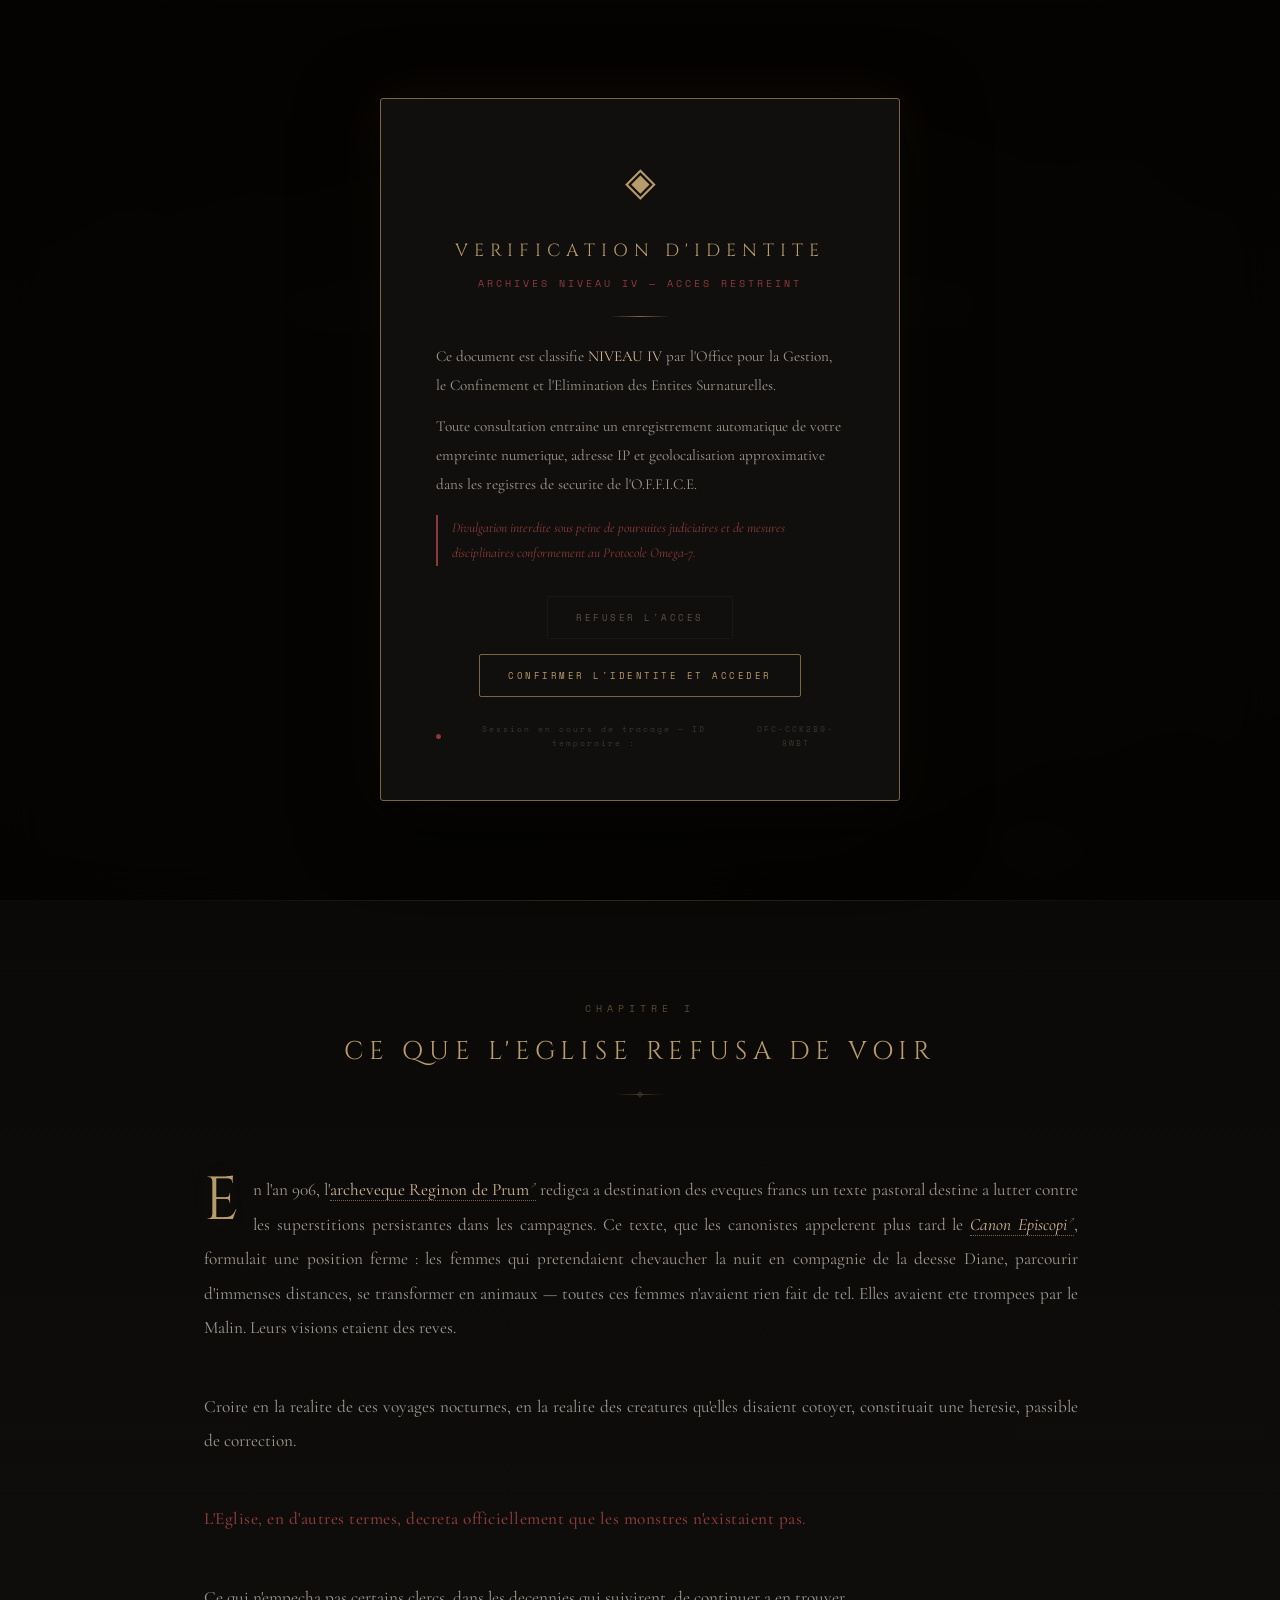
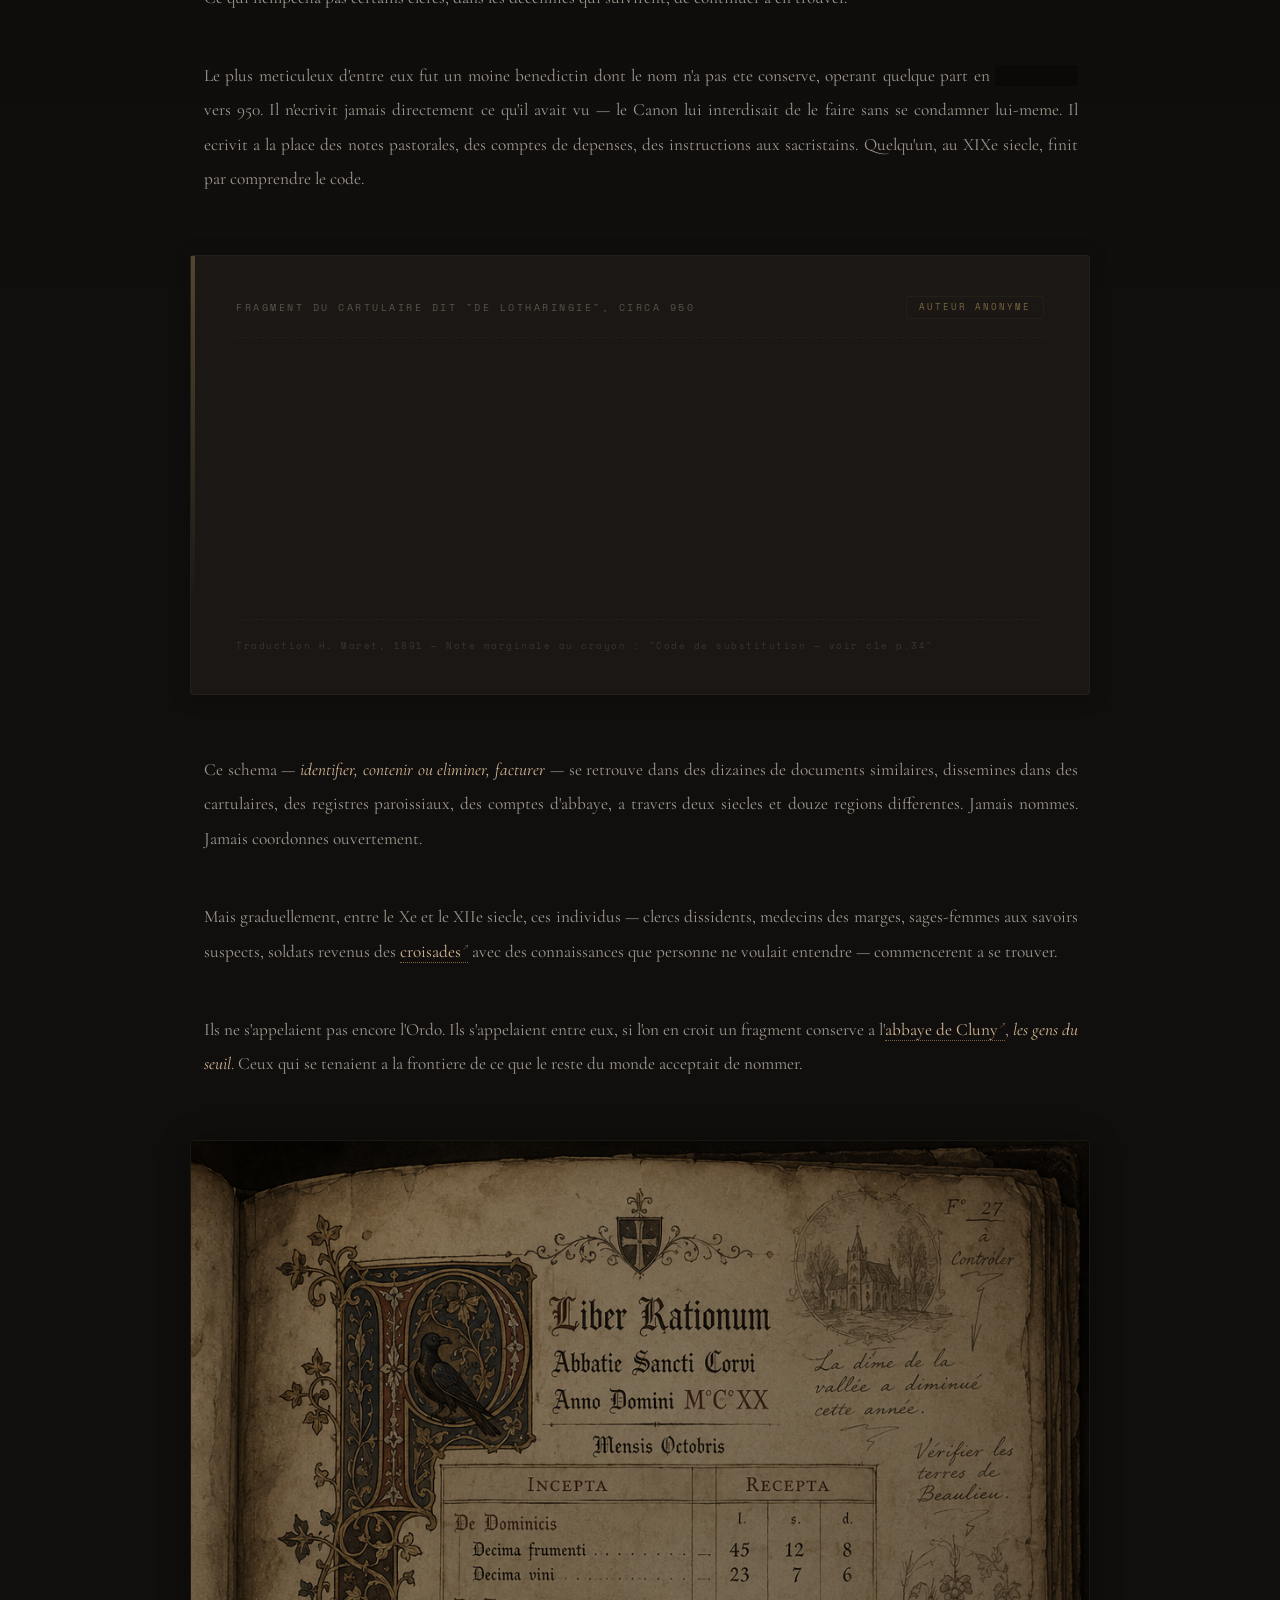
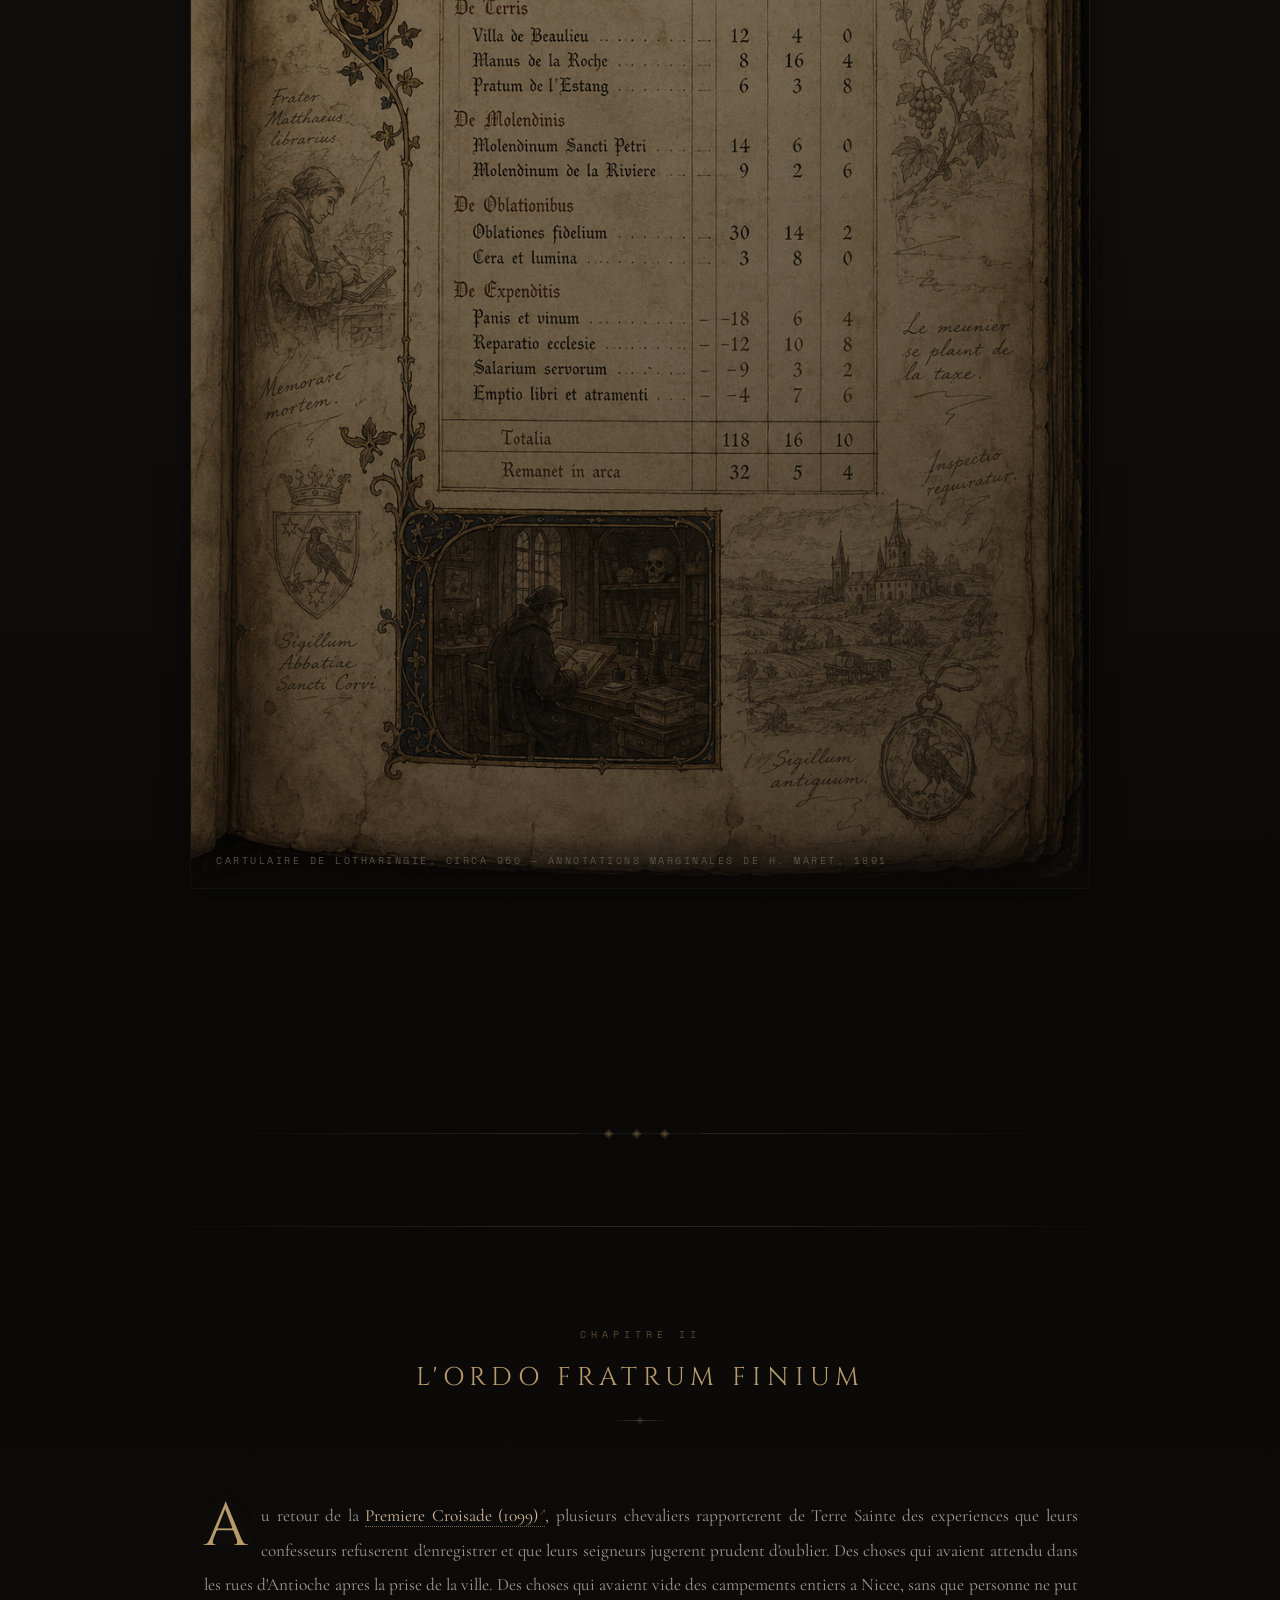
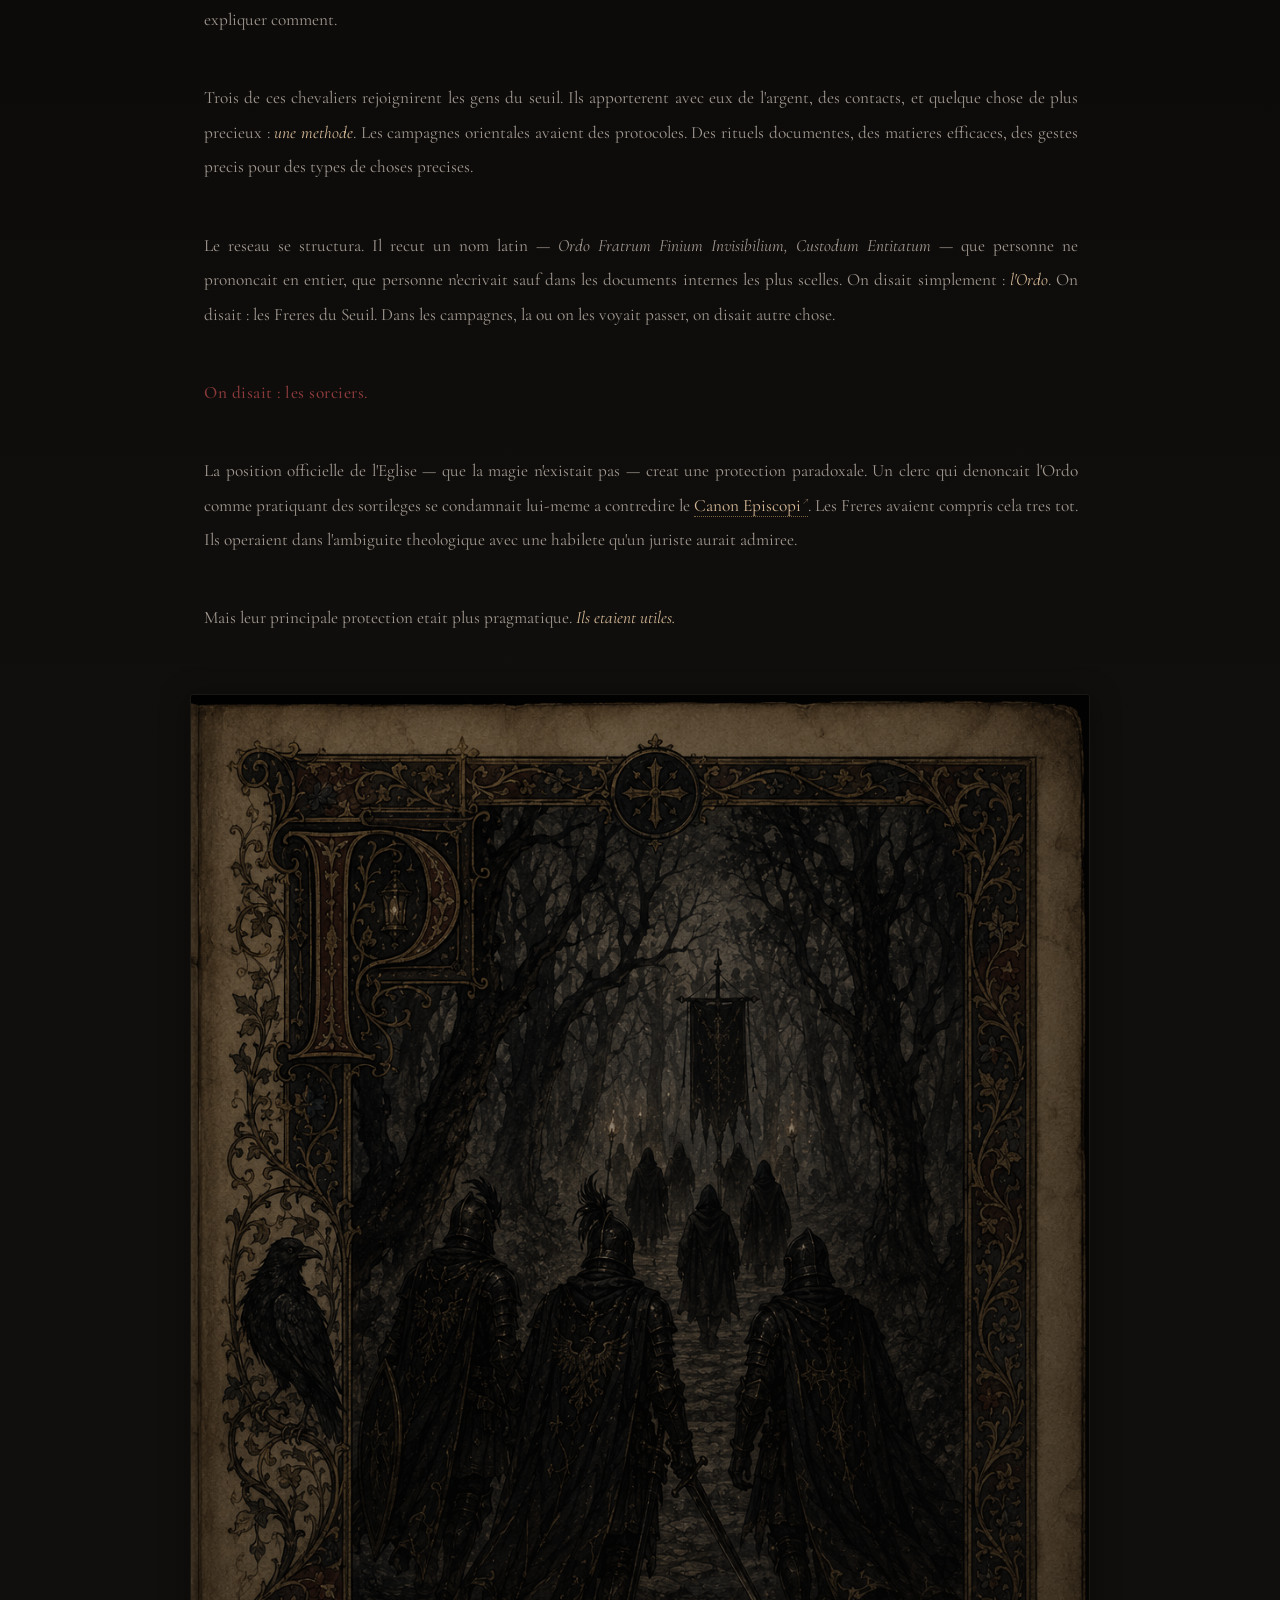
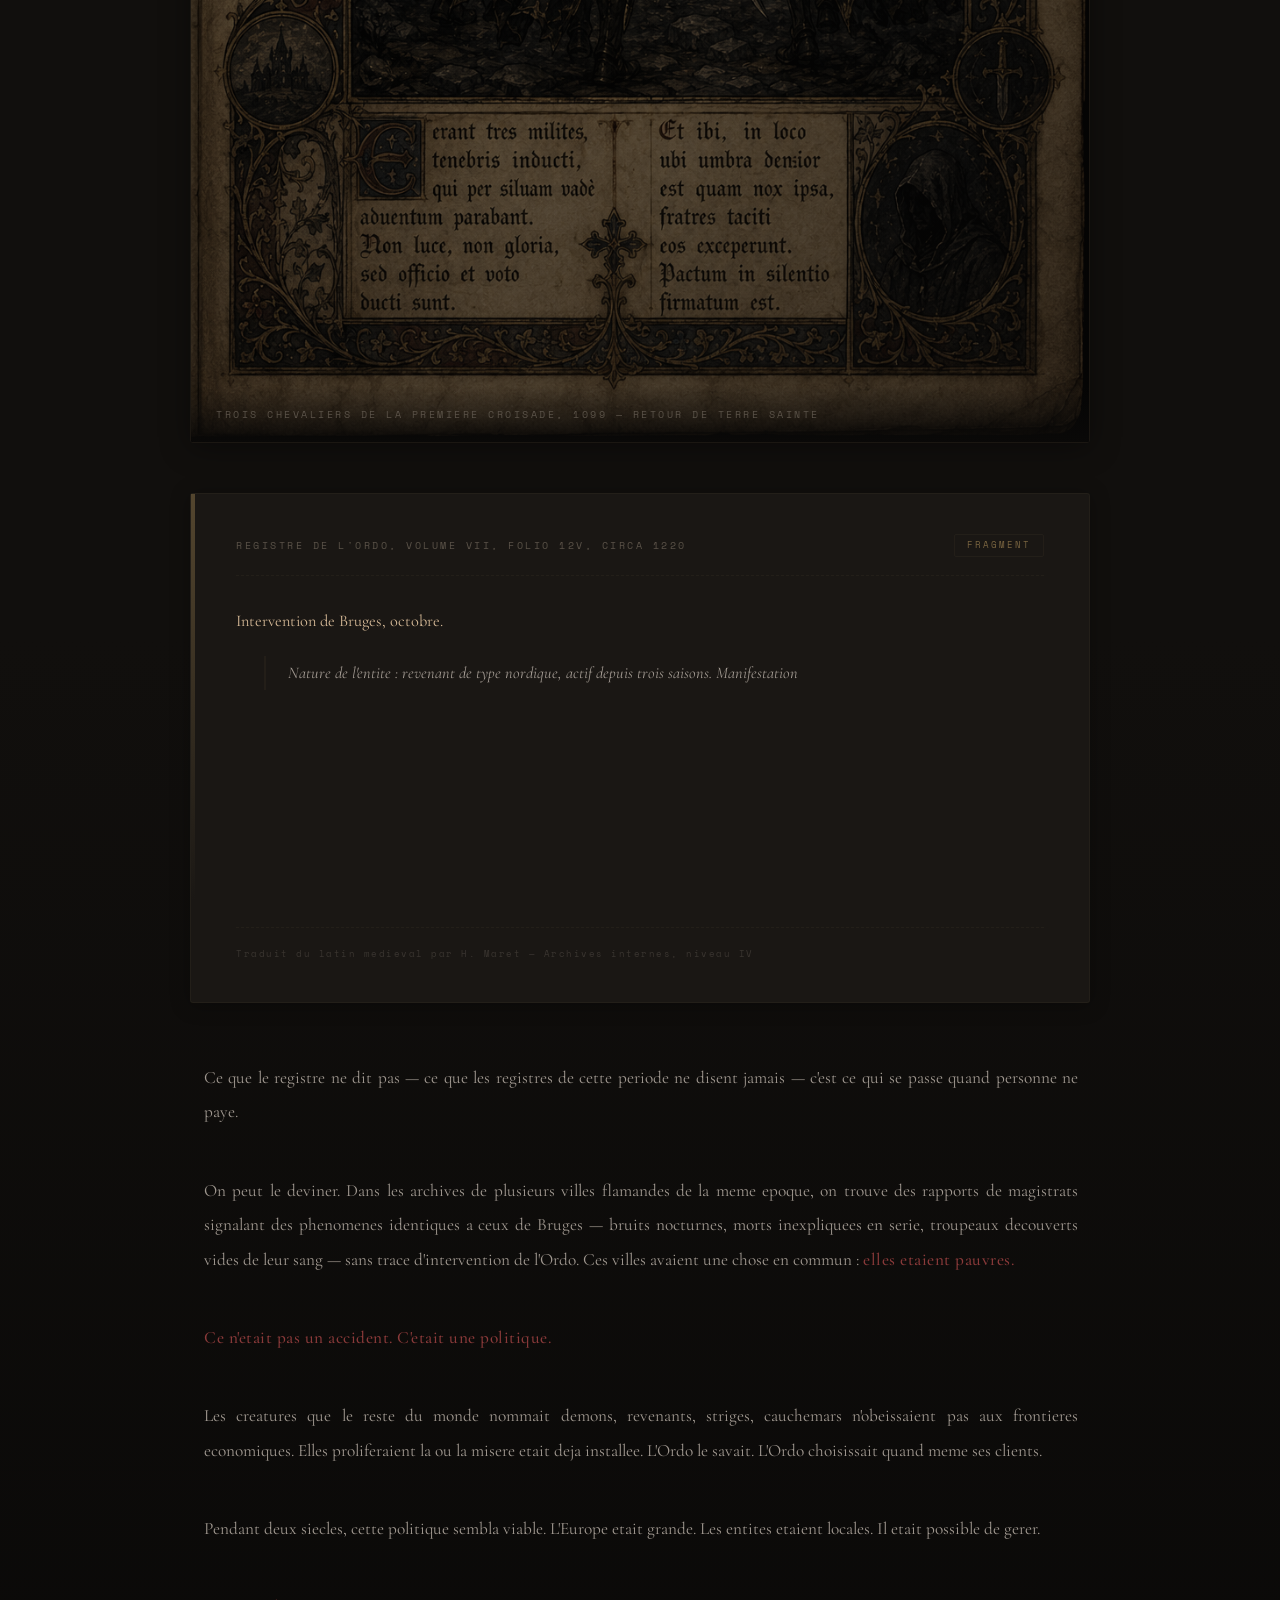
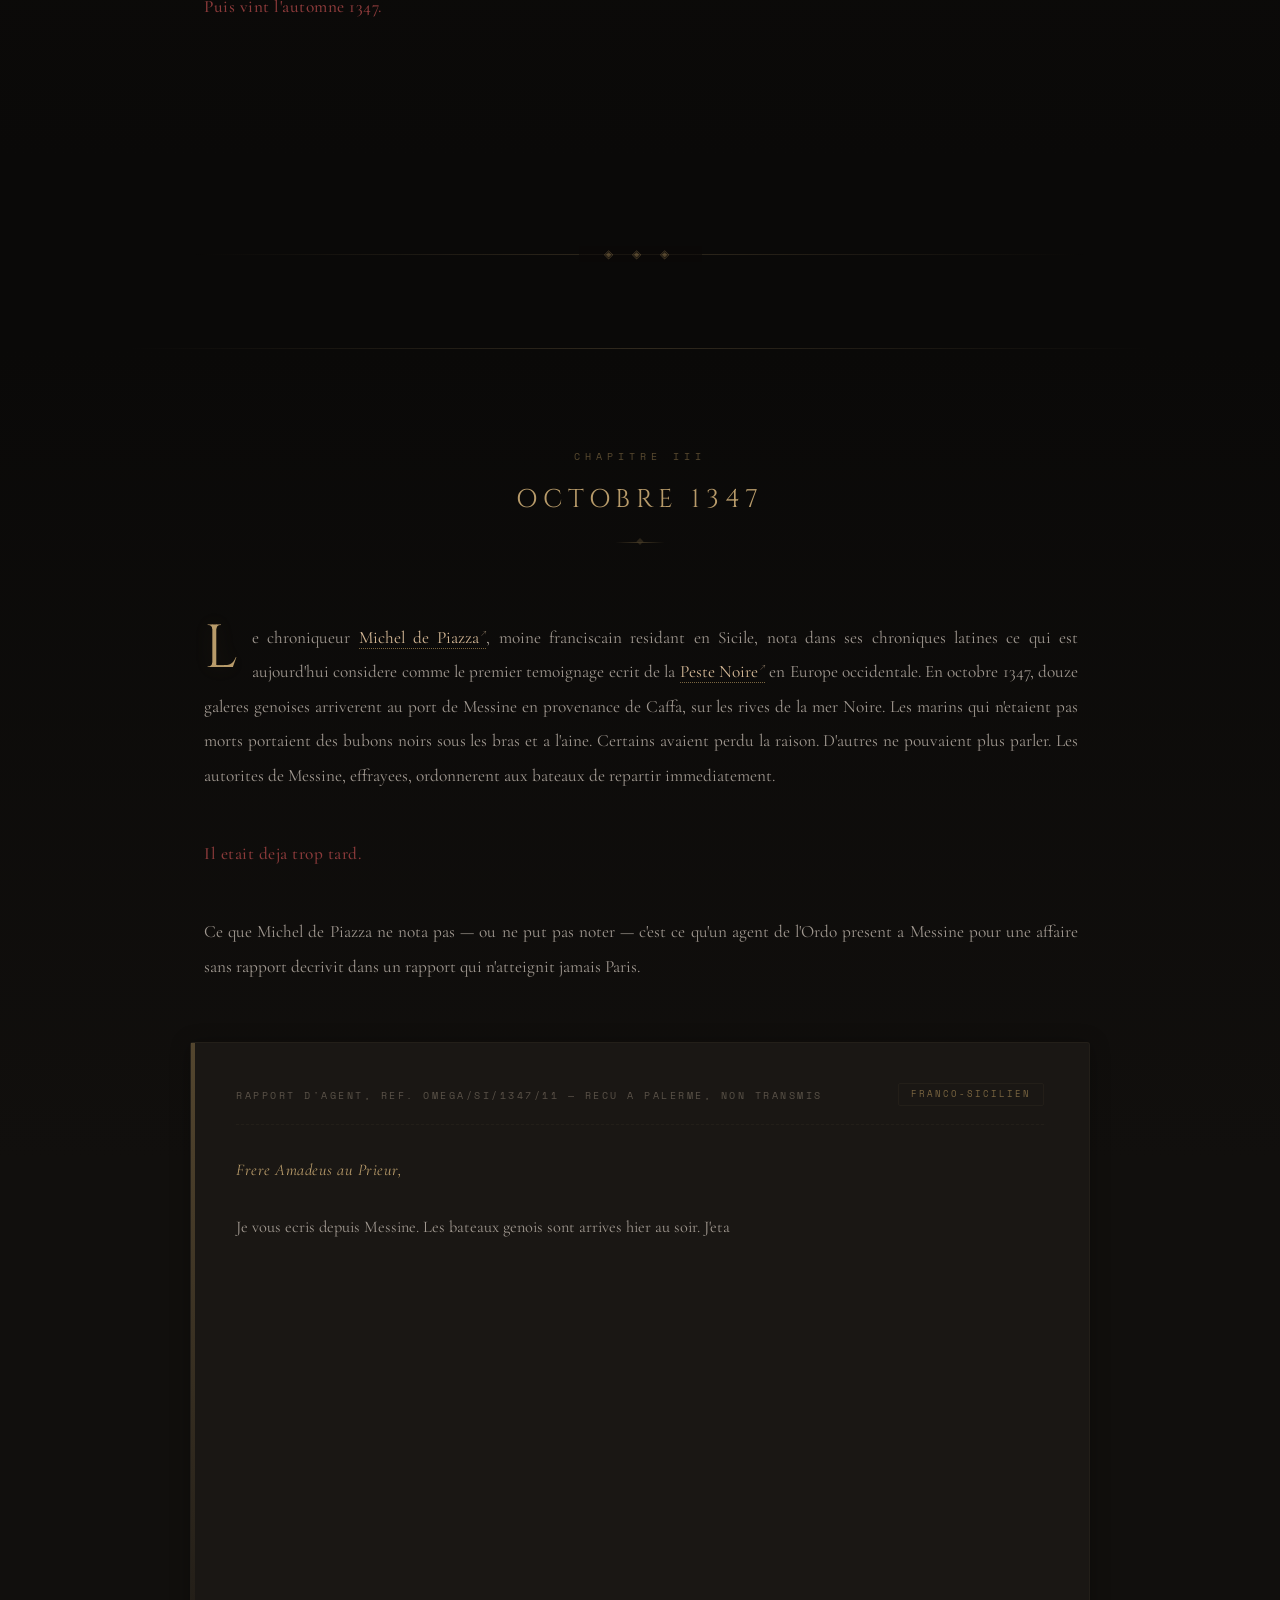
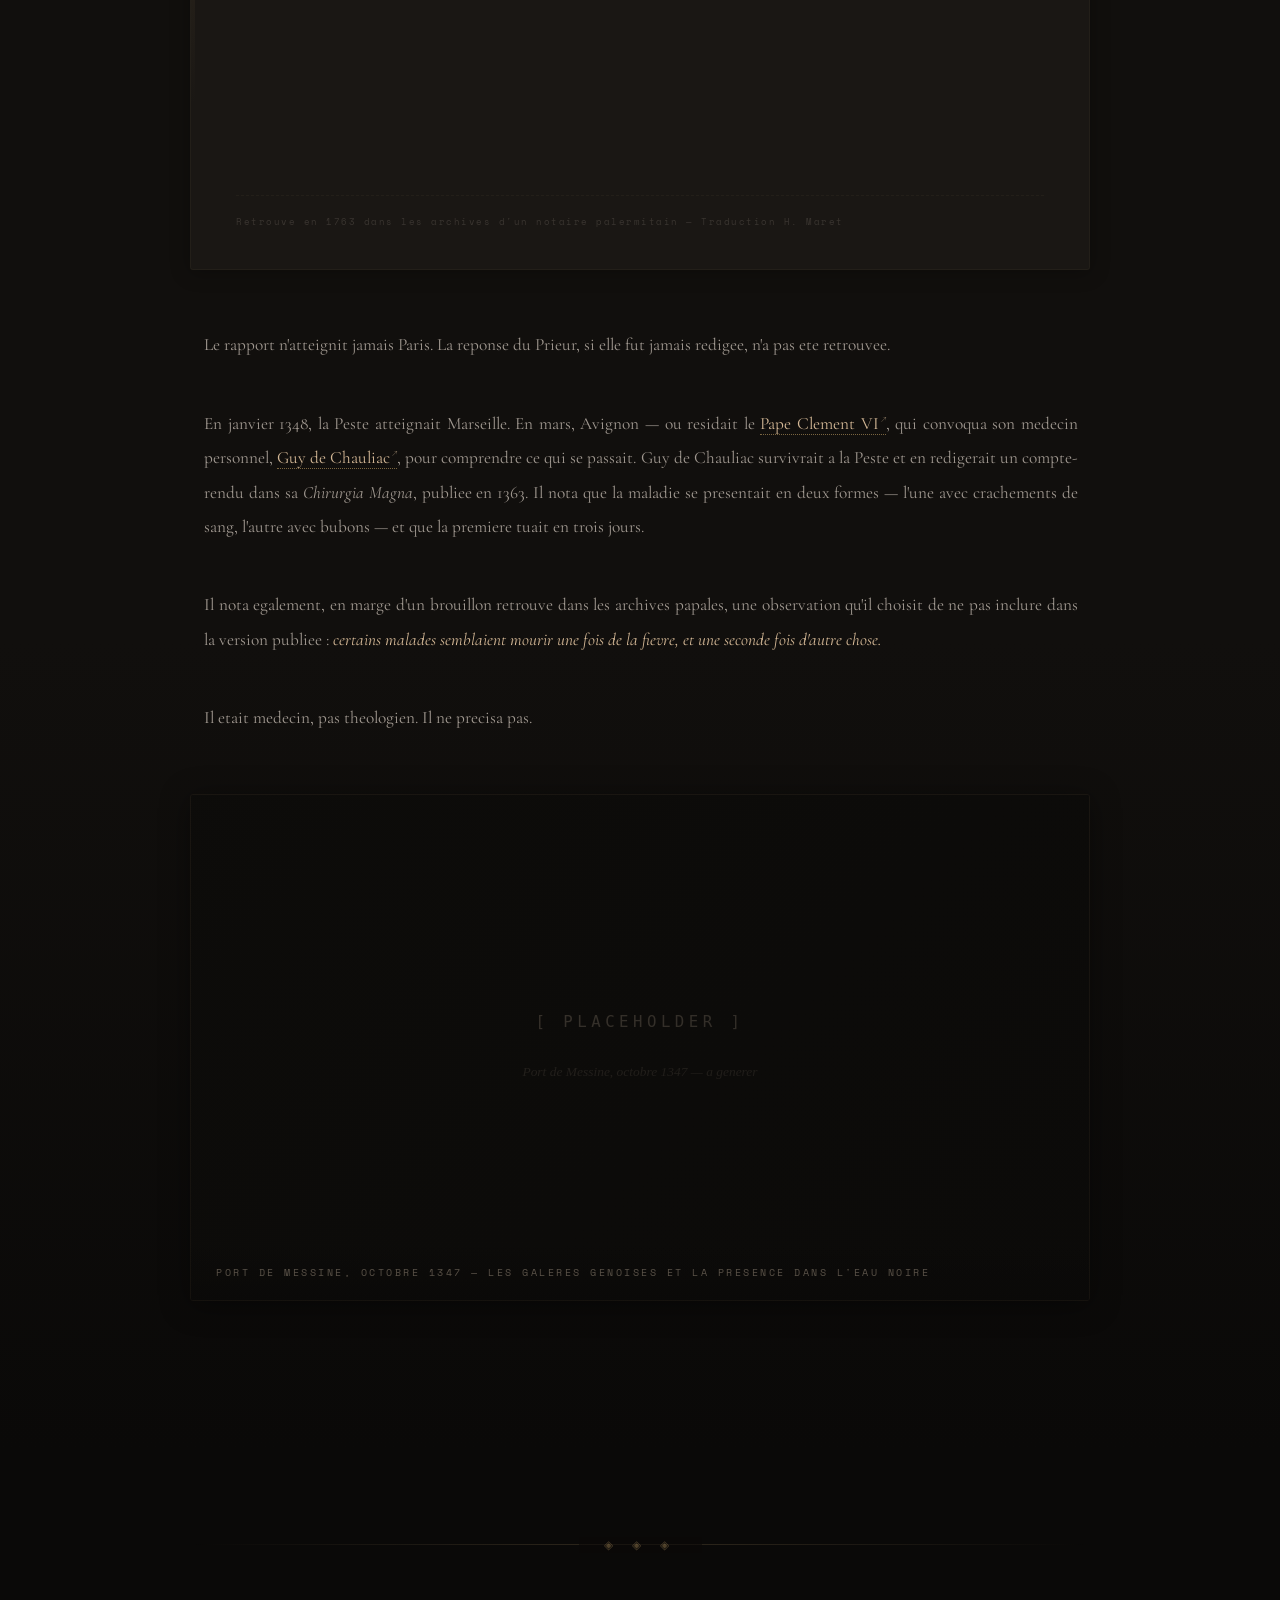
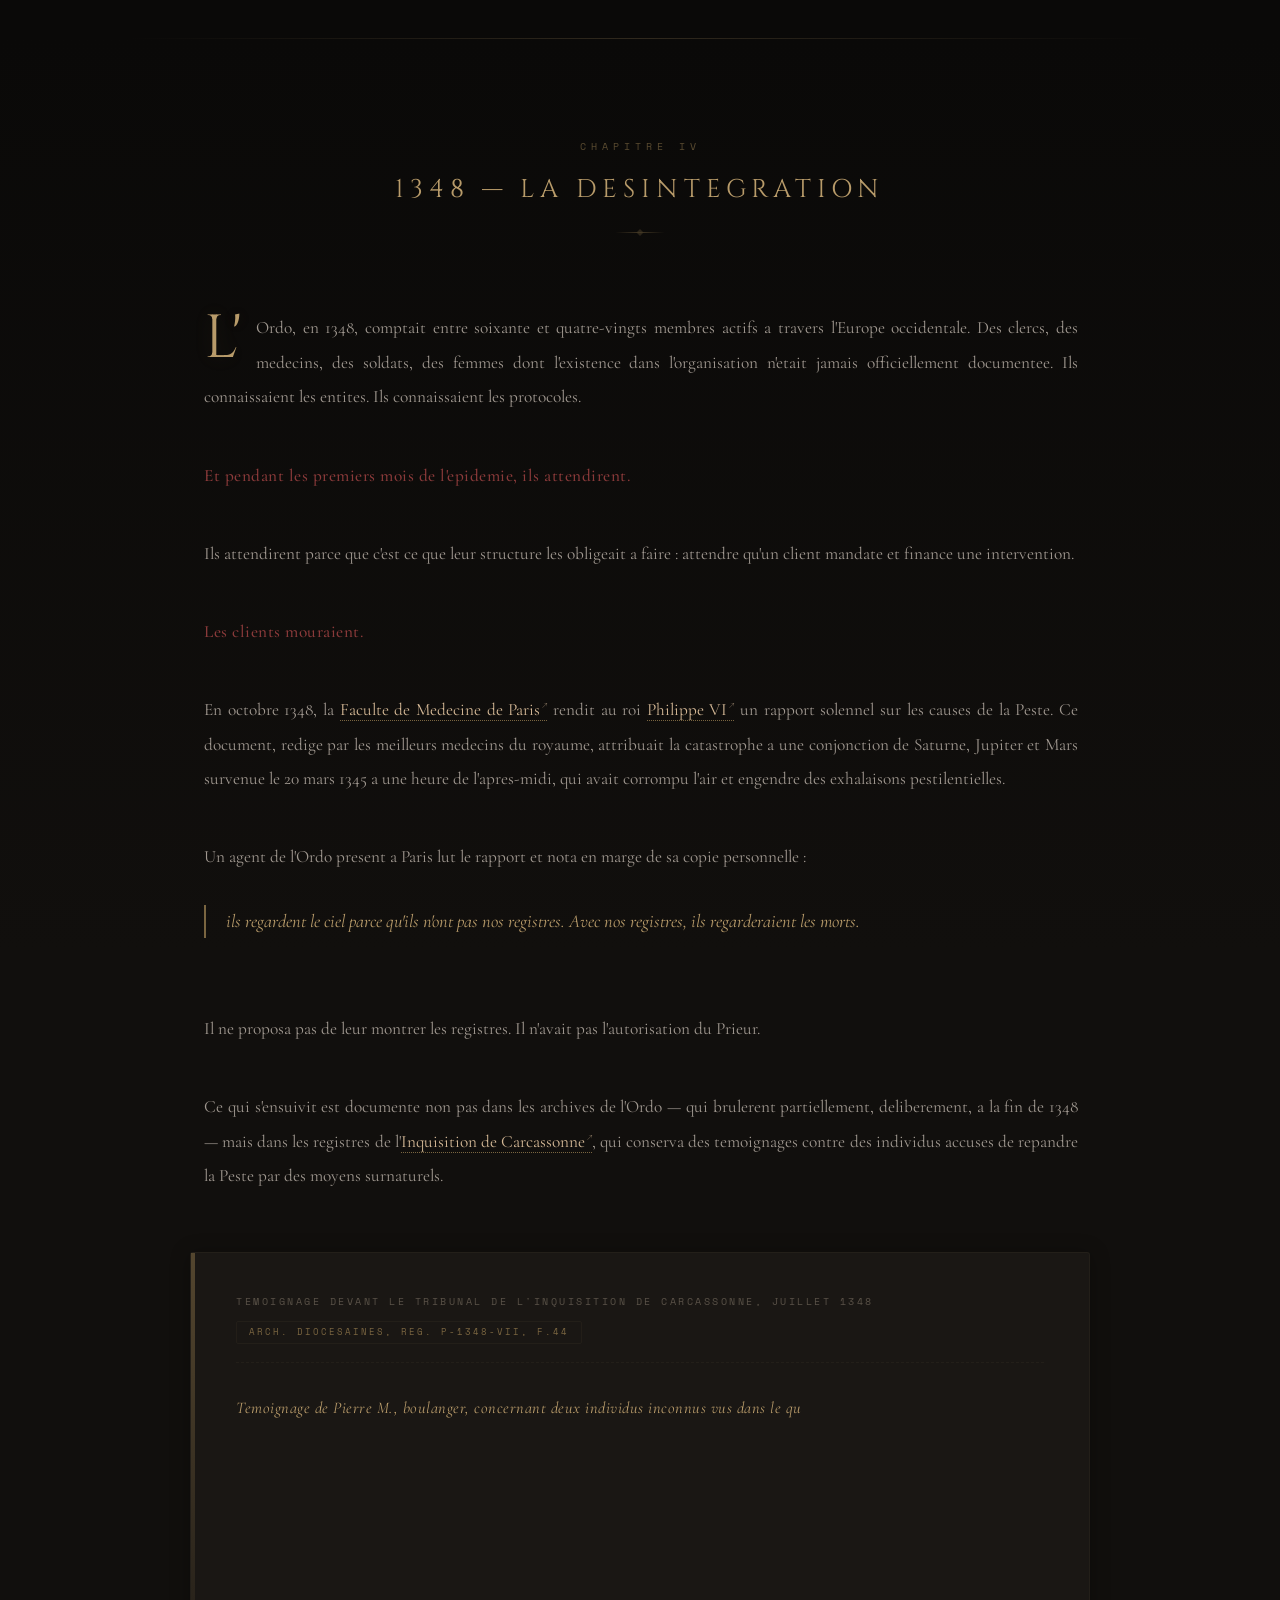
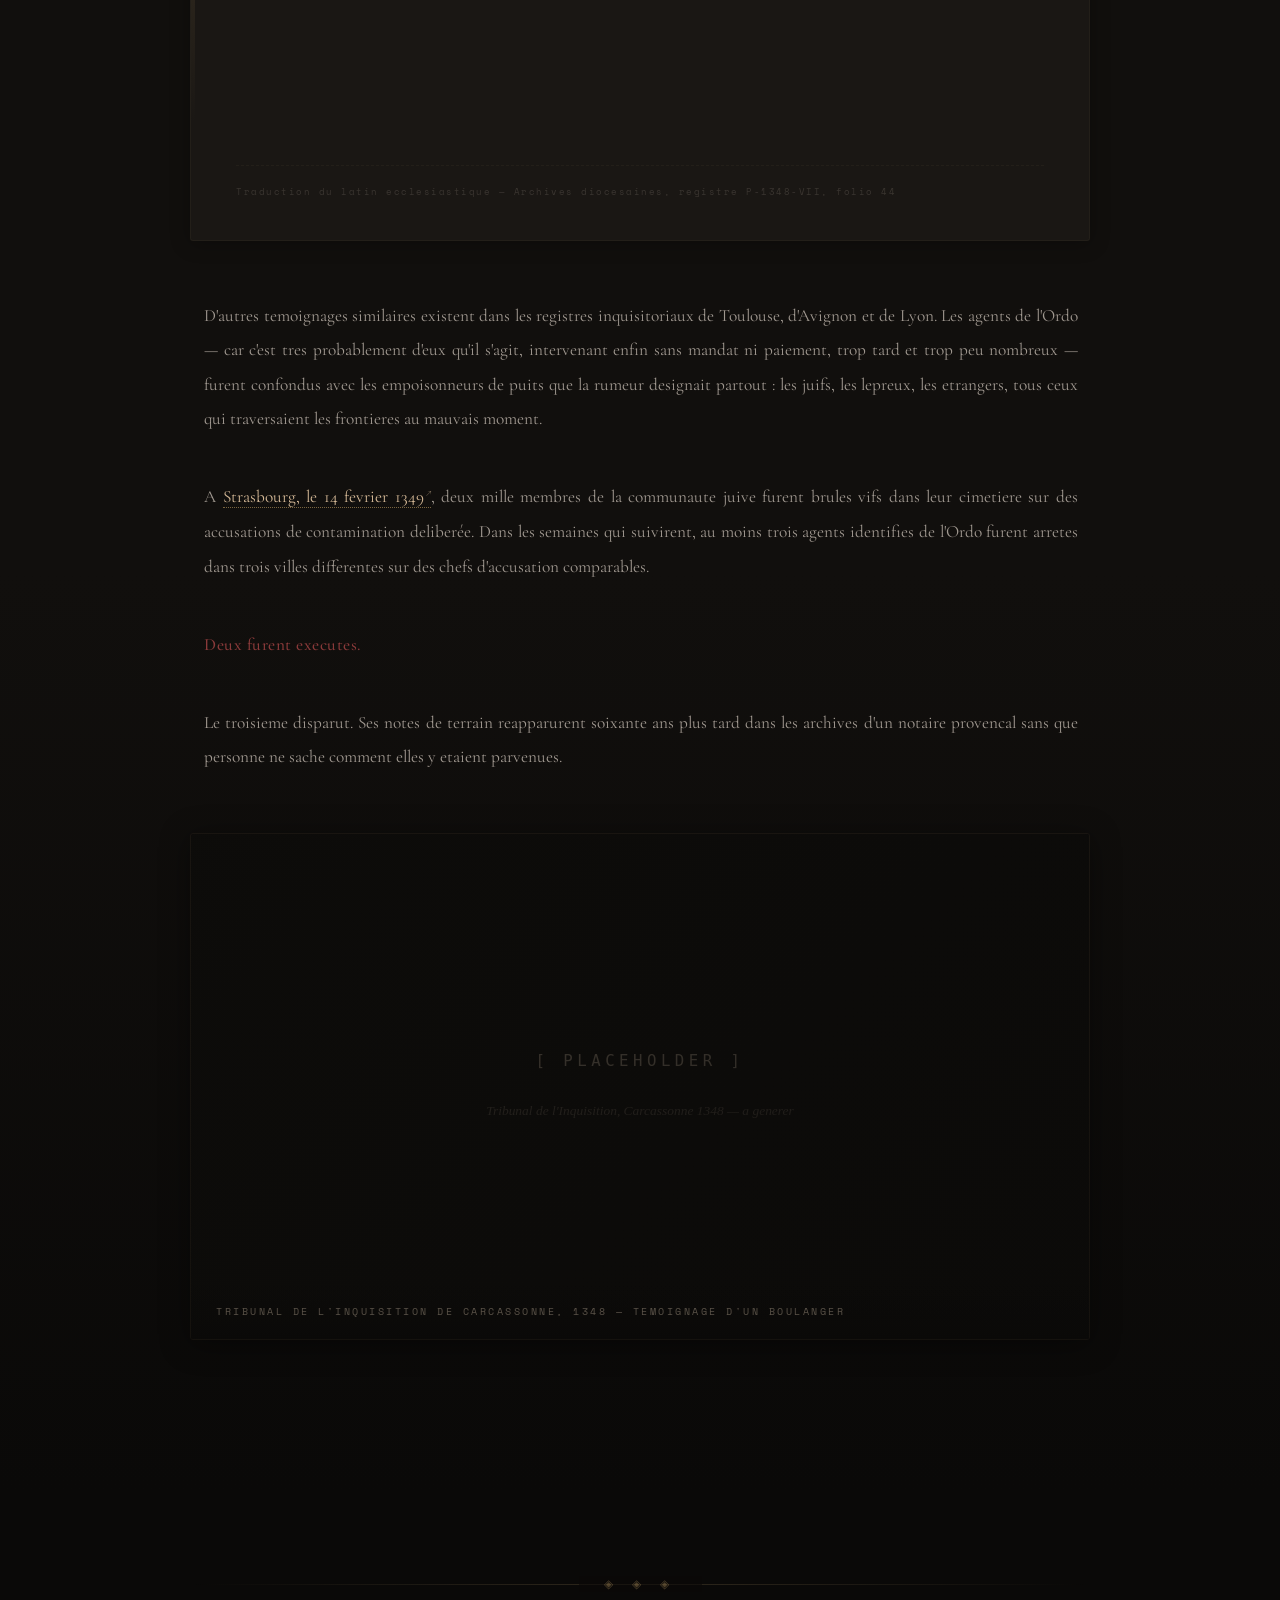
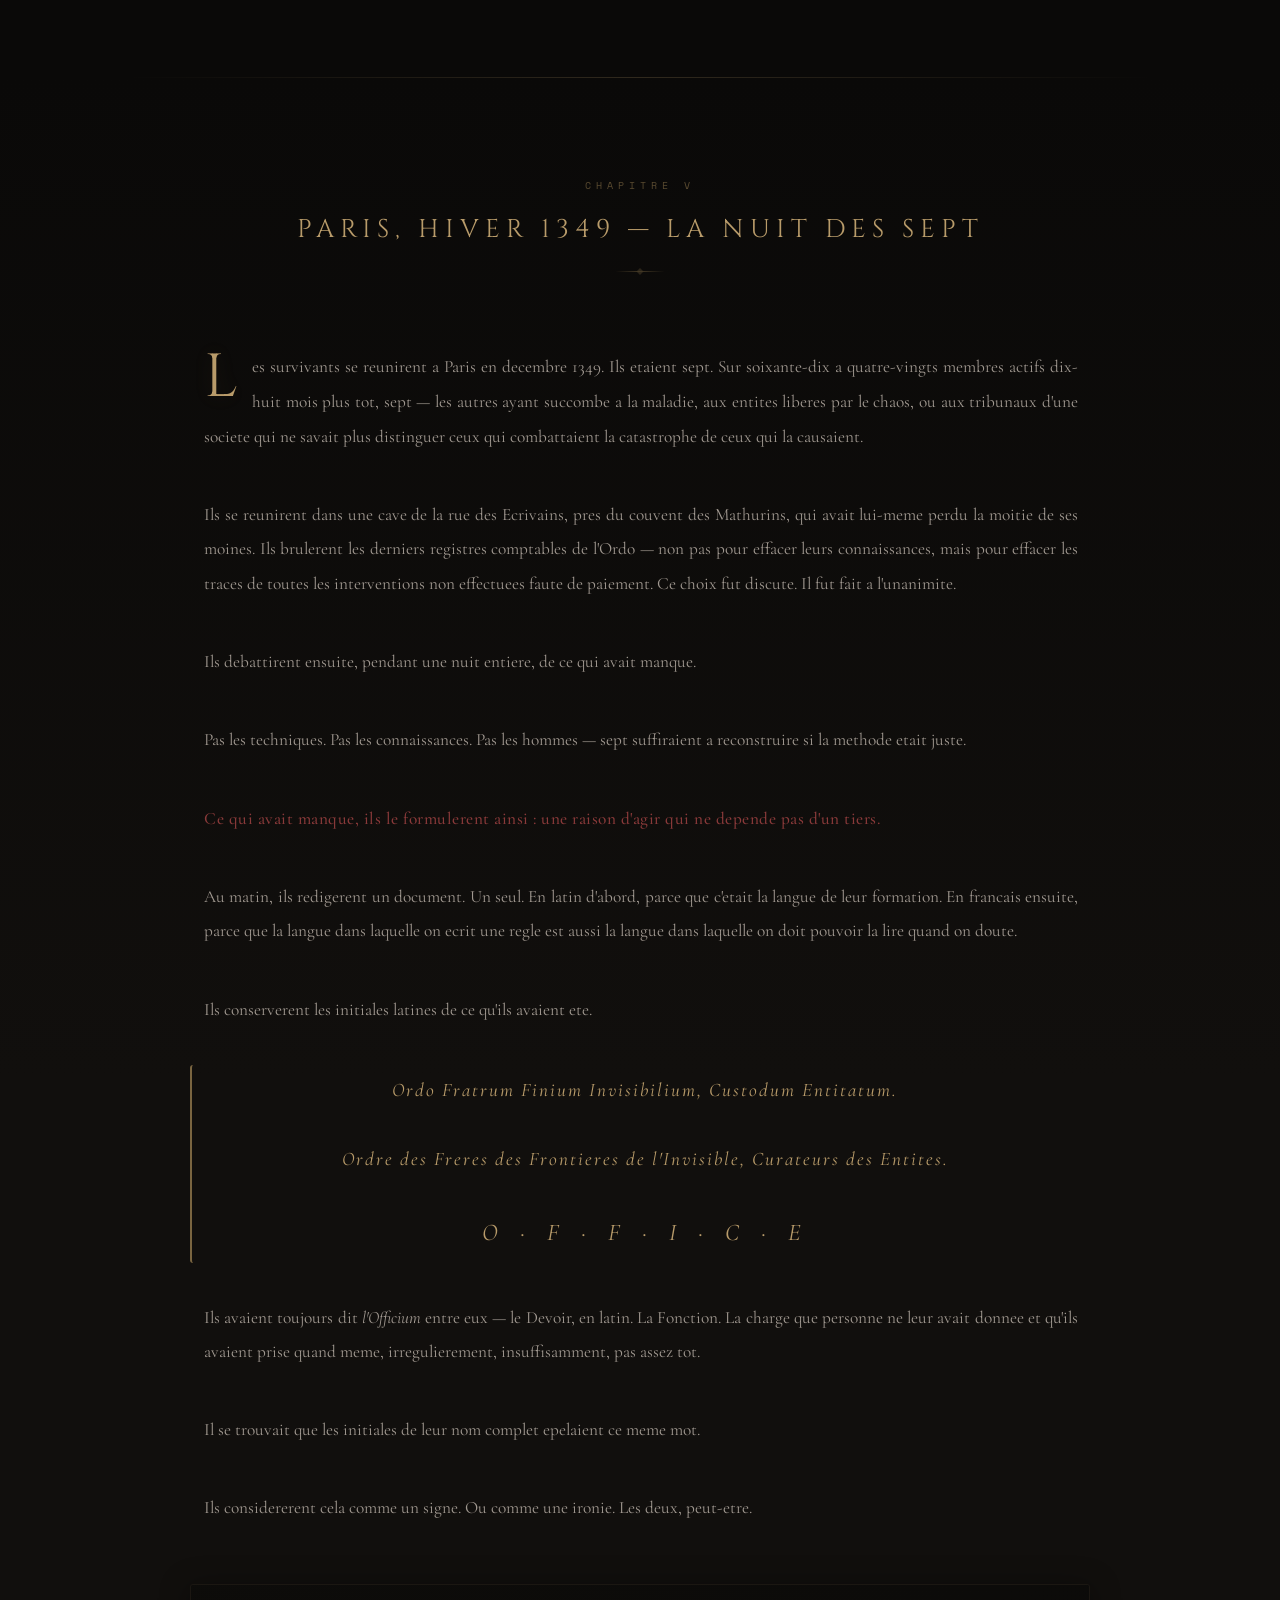
<file: origines.html>
<!DOCTYPE html>
<html lang="fr">
<head>
<meta charset="UTF-8">
<meta name="viewport" content="width=device-width, initial-scale=1.0">
<title>L'Office | 06 — Origines — Archives Niveau IV</title>
<base target="_blank">
<link rel="stylesheet" href="css/style-origine.css">
</head>
<body>

<!-- ═══ SECURITY CLEARANCE POPUP (replaces audio button) ═══ -->
<div class="security-popup" id="securityPopup">
    <div class="security-popup-backdrop"></div>
    <div class="security-popup-panel">
        <div class="security-popup-seal">◈</div>
        <div class="security-popup-title">VERIFICATION D'IDENTITE</div>
        <div class="security-popup-subtitle">ARCHIVES NIVEAU IV — ACCES RESTREINT</div>
        <div class="security-popup-divider"></div>
        <div class="security-popup-body">
            <p>Ce document est classifie <strong>NIVEAU IV</strong> par l'Office pour la Gestion, le Confinement et l'Elimination des Entites Surnaturelles.</p>
            <p>Toute consultation entraine un enregistrement automatique de votre empreinte numerique, adresse IP et geolocalisation approximative dans les registres de securite de l'O.F.F.I.C.E.</p>
            <p class="security-popup-warning">Divulgation interdite sous peine de poursuites judiciaires et de mesures disciplinaires conformement au Protocole Omega-7.</p>
        </div>
        <div class="security-popup-actions">
            <button class="security-popup-btn security-popup-deny" id="popupDeny">REFUSER L'ACCES</button>
            <button class="security-popup-btn security-popup-accept" id="popupAccept">CONFIRMER L'IDENTITE ET ACCEDER</button>
        </div>
        <div class="security-popup-tracking">
            <span class="tracking-dot"></span>
            Session en cours de tracage — ID temporaire : <span id="trackingId">---</span>
        </div>
    </div>
</div>

<!-- ═══ WATERMARK KONAMI ═══ -->
<div class="watermark" id="konamiWatermark">DECLASSIFIE</div>

<!-- ═══ OVERLAY & FX ═══ -->
<div class="page-load-overlay" id="pageLoadOverlay">
    <div class="load-seal">◈</div>
</div>
<div class="film-grain"></div>
<div class="vignette"></div>
<div class="scanline" id="scanline"></div>
<div class="attention-bar" id="attentionBar"></div>
<div class="attention-label" id="attentionLabel">Niveau d'attention : <span id="attentionValue">0%</span></div>

<div class="security-badge">
    SECURITE : <span class="level">NIVEAU IV</span> | ACCES : <span id="accessLevel">ARCHIVISTE</span>
</div>

<!-- ═══ NAVIGATION ═══ -->
<nav class="nav-bar" id="mainNav">
    <a href="index-monde.html" class="nav-logo">◈ L'OFFICE</a>
    <ul class="nav-links">
        <li><a href="#chapitre1" class="nav-link">I. L'Eglise</a></li>
        <li><a href="#chapitre2" class="nav-link">II. L'Ordo</a></li>
        <li><a href="#chapitre3" class="nav-link">III. 1347</a></li>
        <li><a href="#chapitre4" class="nav-link">IV. Desintegration</a></li>
        <li><a href="#chapitre5" class="nav-link">V. Les Sept</a></li>
    </ul>
</nav>

<!-- ═══ HERO ═══ -->
<section class="hero" id="accueil">
    <div class="hero-particles" id="heroParticles"></div>
    <div class="hero-content">
        <div class="classified-stamp">⚠ CLASSIFICATION : NIVEAU IV</div>
        <div class="doc-number">DOCUMENT 06 — ORIGINES | LES RACINES DU SEUIL</div>
        <h1>Les Racines du Seuil</h1>
        <div class="subtitle">Comment l'Ordo devint l'O.F.F.I.C.E.</div>
        <div class="divider-line"></div>
        <div class="archivist-note">
            <p>Compile par Hubert Maret, Archiviste Principal, Paris, 1897.</p>
            <p>Sources : Cartulaire de Saint-Victor (XIIe s.) · Registres de l'Inquisition de Carcassonne (1257–1350)</p>
            <p>Chroniques de Wilhelm von Nurnberg (XIVe s.) · Actes notariaux d'Avignon (1348)</p>
            <p>Vingt-trois documents internes de l'Ordo recuperes entre 1350 et 1889</p>
            <p class="warning">Plusieurs originaux ont ete detruits. Ce qui suit est une reconstitution fondee sur les fragments.</p>
        </div>
    </div>
    <div class="scroll-hint">
        <span></span>
        <p>Defiler</p>
    </div>
</section>

<!-- ═══ CHAPITRE I ═══ -->
<section class="chapter" id="chapitre1">
    <div class="container">
        <div class="section-title reveal">
            <span class="section-number">Chapitre I</span>
            <h2>Ce que l'Eglise refusa de voir</h2>
            <div class="line"></div>
        </div>
        <div class="body-text reveal">
            <p class="drop-cap" data-note="Le Canon Episcopi fut promulgue en 906 par Reginon de Prum. Son argument — que les visions nocturnes sont des illusions diaboliques — protegea paradoxalement les croyances qu'il pretendait combattre. H.M.">En l'an 906, l'<a href="https://fr.wikipedia.org/wiki/R%C3%A9ginon_de_Pr%C3%BCm" class="wiki-link" target="_blank">archeveque Reginon de Prum</a> redigea a destination des eveques francs un texte pastoral destine a lutter contre les superstitions persistantes dans les campagnes. Ce texte, que les canonistes appelerent plus tard le <a href="https://fr.wikipedia.org/wiki/Canon_Episcopi" class="wiki-link" target="_blank"><span class="highlight glow-hover">Canon Episcopi</span></a>, formulait une position ferme : les femmes qui pretendaient chevaucher la nuit en compagnie de la deesse Diane, parcourir d'immenses distances, se transformer en animaux — toutes ces femmes n'avaient rien fait de tel. Elles avaient ete trompees par le Malin. Leurs visions etaient des reves.</p>
            <p data-note="L'Eglise maintint cette position jusqu'au XVe siecle. Le Malleus Maleficarum (1487) marqua le renversement complet. H.M.">Croire en la realite de ces voyages nocturnes, en la realite des creatures qu'elles disaient cotoyer, constituait une heresie, passible de correction.</p>
            <p class="attention" data-note="Cette 'protection paradoxale' est le fondement legal sur lequel l'Ordo construisit son invisibilite. Tant que l'Eglise nie l'existence des entites, elle ne peut pas legalement poursuivre ceux qui les combattent. H.M.">L'Eglise, en d'autres termes, decreta officiellement que les monstres n'existaient pas.</p>
            <p data-note="Les registres de l'Ordo mentionnent douze 'gens du seuil' actifs entre 950 et 1000. Seuls trois noms ont ete conserves. H.M.">Ce qui n'empecha pas certains clercs, dans les decennies qui suivirent, de continuer a en trouver.</p>
            <p data-note="La Lotharingie correspond a l'actuelle Lorraine belge et luxembourgeoise. Le monastere de Prum se trouvait dans cette region. H.M.">Le plus meticuleux d'entre eux fut un moine benedictin dont le nom n'a pas ete conserve, operant quelque part en <span class="redacted" title="[REDACTE] — nom de lieu efface">Lotharingie</span> vers 950. Il n'ecrivit jamais directement ce qu'il avait vu — le Canon lui interdisait de le faire sans se condamner lui-meme. Il ecrivit a la place des notes pastorales, des comptes de depenses, des instructions aux sacristains. Quelqu'un, au XIXe siecle, finit par comprendre le code.</p>
        </div>
        <div class="archive-box reveal reveal-delay-1">
            <div class="archive-header">
                <span>Fragment du Cartulaire dit "de Lotharingie", circa 950</span>
                <span class="source-tag">Auteur anonyme</span>
            </div>
            <div class="archive-content">
                <div class="secret-margin"><strong>Note marginale</strong>Le sel et le fer forge sont des composants du protocole VII de scellement. Le moine de Lotharingie connaissait deja les bases de ce qui deviendrait la methode standard de l'Ordo.</div>
                <p class="indent">Depense pour chandelles, vigile du jeudi : 3 deniers.</p>
                <p class="indent">Depense pour sel et fer forge, usage pastoral, bord de la riviere Semois : 14 deniers.</p>
                <p class="indent">Note au cellerier : ne pas envoyer de novice seul aux abords du moulin de Frameries apres la tombee de la nuit. La chose qui y loge n'est pas encore satisfaite. Prevoir une nouvelle visite en mars, avec escorte.</p>
                <p class="indent">Recouvrement des frais aupres du seigneur Bertrand de Frameries : 2 sous.</p>
            </div>
            <div class="archive-footer">
                Traduction H. Maret, 1891 — Note marginale au crayon : "Code de substitution — voir cle p.34"
            </div>
        </div>
        <div class="body-text reveal">
            <p data-note="Ce schema tripartite — identifier, contenir, facturer — se retrouve dans 47 documents verifies entre 950 et 1220. H.M.">Ce schema — <span class="highlight glow-hover">identifier, contenir ou eliminer, facturer</span> — se retrouve dans des dizaines de documents similaires, dissemines dans des cartulaires, des registres paroissiaux, des comptes d'abbaye, a travers deux siecles et douze regions differentes. Jamais nommes. Jamais coordonnes ouvertement.</p>
            <p data-note="L'abbaye de Cluny, fondee en 910, devint le centre monastique le plus puissant d'Occident. Son rayonnement permit la circulation discrete de ces savoirs marginaux. H.M.">Mais graduellement, entre le Xe et le XIIe siecle, ces individus — clercs dissidents, medecins des marges, sages-femmes aux savoirs suspects, soldats revenus des <a href="https://fr.wikipedia.org/wiki/Premi%C3%A8re_croisade" class="wiki-link" target="_blank">croisades</a> avec des connaissances que personne ne voulait entendre — commencerent a se trouver.</p>
            <p data-note="Le terme 'gens du seuil' apparait dans un fragment du cartulaire de Cluny (circa 1080) retrouve en 1887. H.M.">Ils ne s'appelaient pas encore l'Ordo. Ils s'appelaient entre eux, si l'on en croit un fragment conserve a l'<a href="https://fr.wikipedia.org/wiki/Abbaye_de_Cluny" class="wiki-link" target="_blank">abbaye de Cluny</a>, <span class="highlight glow-hover">les gens du seuil</span>. Ceux qui se tenaient a la frontiere de ce que le reste du monde acceptait de nommer.</p>
        </div>
        <div class="img-frame reveal" data-note="Le code de substitution repose sur un deplacement alphabetique de trois lettres. Le moine ne craignait pas les voleurs — il craignait le Canon Episcopi. Ses 'comptes' furent verifies par deux prieurs successifs sans que ni l'un ni l'autre ne comprenne. H.M.">
            <img src="images/manuscrit-lotharingie.jpg" alt="Cartulaire de Lotharingie — page codee">
            <span class="caption">Cartulaire de Lotharingie, circa 950 — Annotations marginales de H. Maret, 1891</span>
        </div>
    </div>
</section>

<div class="chapter-divider"><span>◈ ◈ ◈</span></div>

<!-- ═══ CHAPITRE II ═══ -->
<section class="chapter" id="chapitre2">
    <div class="container">
        <div class="section-title reveal">
            <span class="section-number">Chapitre II</span>
            <h2>L'Ordo Fratrum Finium</h2>
            <div class="line"></div>
        </div>
        <div class="body-text reveal">
            <p class="drop-cap" data-note="La Premiere Croisade (1096-1099) fut prechee par le pape Urbain II a Clermont. La prise de Jerusalem eut lieu le 15 juillet 1099. H.M.">Au retour de la <a href="https://fr.wikipedia.org/wiki/Premi%C3%A8re_croisade" class="wiki-link" target="_blank">Premiere Croisade (1099)</a>, plusieurs chevaliers rapporterent de Terre Sainte des experiences que leurs confesseurs refuserent d'enregistrer et que leurs seigneurs jugerent prudent d'oublier. Des choses qui avaient attendu dans les rues d'Antioche apres la prise de la ville. Des choses qui avaient vide des campements entiers a Nicee, sans que personne ne put expliquer comment.</p>
            <p data-note="Les trois chevaliers sont identifies dans un registre de Cluny sous leurs prenoms seuls : Godefroy, Baudouin, et un troisieme dont le nom a ete efface a la mine de plomb apres 1350. Le quatrieme n'y figure pas. H.M.">Trois de ces chevaliers rejoignirent les gens du seuil. <span class="konami-hidden">Le quatrieme disparut a Antioche. Son nom est le seul que l'Ordo n'a jamais inscrit dans ses registres.</span> Ils apporterent avec eux de l'argent, des contacts, et quelque chose de plus precieux : <span class="highlight glow-hover">une methode</span>. Les campagnes orientales avaient des protocoles. Des rituels documentes, des matieres efficaces, des gestes precis pour des types de choses precises.</p>
            <p data-note="Le nom complet latin — Ordo Fratrum Finium Invisibilium, Custodum Entitatum — n'apparait que dans les sceaux des documents internes. Jamais dans la correspondance. H.M.">Le reseau se structura. Il recut un nom latin — <em>Ordo Fratrum Finium Invisibilium, Custodum Entitatum</em> — que personne ne prononcait en entier, que personne n'ecrivait sauf dans les documents internes les plus scelles. On disait simplement : <span class="highlight glow-hover">l'Ordo</span>. On disait : les Freres du Seuil. Dans les campagnes, la ou on les voyait passer, on disait autre chose.</p>
            <p class="attention" data-note="L'accusation de sorcellerie fut le principal danger pour l'Ordo jusqu'a la Reforme. Le Canon Episcopi les protegeait theoriquement, mais les tribunaux locaux n'etaient pas toujours theologiquement rigoureux. H.M.">On disait : les sorciers.</p>
            <p data-note="Cette 'protection paradoxale' fut exploitee systematiquement par l'Ordo des le XIIe siecle. Un memoire juridique interne (circa 1180) detaille les arguments a utiliser en cas d'arrestation. H.M.">La position officielle de l'Eglise — que la magie n'existait pas — creat une protection paradoxale. Un clerc qui denoncait l'Ordo comme pratiquant des sortileges se condamnait lui-meme a contredire le <a href="https://fr.wikipedia.org/wiki/Canon_Episcopi" class="wiki-link" target="_blank">Canon Episcopi</a>. Les Freres avaient compris cela tres tot. Ils operaient dans l'ambiguite theologique avec une habilete qu'un juriste aurait admiree.</p>
            <p data-note="Le registre de Bruges (1220) montre un taux de marge de 3750%. Ce n'etait pas de la cupidite — c'etait un modele economique. H.M.">Mais leur principale protection etait plus pragmatique. <span class="highlight glow-hover">Ils etaient utiles.</span></p>
        </div>
        <div class="img-frame reveal" data-note="Les trois chevaliers sont identifies dans un registre de Cluny sous leurs prenoms seuls : Godefroy, Baudouin, et un troisieme dont le nom a ete efface a la mine de plomb apres 1350. Le quatrieme n'y figure pas. H.M.">
            <img src="images/chevaliers-croisades.jpg" alt="Chevaliers de la Croisade rejoignant les gens du seuil">
            <span class="caption">Trois chevaliers de la Premiere Croisade, 1099 — Retour de Terre Sainte</span>
        </div>
        <div class="archive-box reveal reveal-delay-1">
            <div class="archive-header">
                <span>Registre de l'Ordo, volume VII, folio 12v, circa 1220</span>
                <span class="source-tag">Fragment</span>
            </div>
            <div class="archive-content">
                <p><strong>Intervention de Bruges, octobre.</strong></p>
                <p class="indent">Nature de l'entite : revenant de type nordique, actif depuis trois saisons. Manifestations : bruit de mastication sous les planches de la maison du tanneur Wouter V., deux enfants morts en quinze jours, rumeur de loup blanc vu pres du cimetiere.</p>
                <p class="indent">Methode employee : exhumation, identification de la source, scellement selon protocole VII.</p>
                <p class="indent">Resultat : satisfaisant.</p>
                <p class="indent">Frais engages : 8 deniers. Recouvrement aupres de la guilde des tanneurs : 3 livres.</p>
                <p class="indent" style="color:var(--gold-dim);font-style:italic;">Note du Prieur : marge acceptable. A reconduire.</p>
            </div>
            <div class="archive-footer">
                Traduit du latin medieval par H. Maret — Archives internes, niveau IV
            </div>
        </div>
        <div class="body-text reveal">
            <p data-note="Les archives de Gand, Bruges et Ypres conservent des rapports de magistrats decrivant des phenomenes identiques sans intervention de l'Ordo. La correlation avec la richesse des communes est statistiquement significative. H.M.">Ce que le registre ne dit pas — ce que les registres de cette periode ne disent jamais — c'est ce qui se passe quand personne ne paye.</p>
            <p data-note="La politique de 'selection des clients' fut formellement etablie par un Prieur anonyme vers 1150. Le document original a ete detruit en 1348. H.M.">On peut le deviner. Dans les archives de plusieurs villes flamandes de la meme epoque, on trouve des rapports de magistrats signalant des phenomenes identiques a ceux de Bruges — bruits nocturnes, morts inexpliquees en serie, troupeaux decouverts vides de leur sang — sans trace d'intervention de l'Ordo. Ces villes avaient une chose en commun : <span class="attention">elles etaient pauvres.</span></p>
            <p class="attention" data-note="Cette politique fut l'une des causes de la crise de 1348. Quand la Peste frappa, l'Ordo n'avait pas de structure pour intervenir gratuitement. H.M.">Ce n'etait pas un accident. C'etait une politique.</p>
            <p data-note="Les entites 'n'obeissent pas aux frontieres economiques' — cette phrase est une citation exacte d'un memoire interne de 1312. H.M.">Les creatures que le reste du monde nommait demons, revenants, striges, cauchemars n'obeissaient pas aux frontieres economiques. Elles proliferaient la ou la misere etait deja installee. L'Ordo le savait. L'Ordo choisissait quand meme ses clients.</p>
            <p data-note="L'Europe compatit environ 75 millions d'habitants en 1300. Les entites etaient suffisamment rares pour que le modele 'a la demande' soit viable. La Peste changea cette equation. H.M.">Pendant deux siecles, cette politique sembla viable. L'Europe etait grande. Les entites etaient locales. Il etait possible de gerer.</p>
            <p class="attention" data-note="L'automne 1347 marque la fin de l'Ordo tel qu'il existait. Le rapport d'Amadeus de Messine fut le premier a decrire une entite non-territoriale. H.M.">Puis vint l'automne 1347.</p>
        </div>
    </div>
</section>

<div class="chapter-divider"><span>◈ ◈ ◈</span></div>

<!-- ═══ CHAPITRE III ═══ -->
<section class="chapter" id="chapitre3">
    <div class="container">
        <div class="section-title reveal">
            <span class="section-number">Chapitre III</span>
            <h2>Octobre 1347</h2>
            <div class="line"></div>
        </div>
        <div class="body-text reveal">
            <p class="drop-cap" data-note="Michel de Piazza (ou de Piazze) etait un moine franciscain de Sicile. Sa chronique, redigee en latin, est la source principale sur l'arrivee de la Peste a Messine. H.M.">Le chroniqueur <a href="https://fr.wikipedia.org/wiki/Michel_de_Piazza" class="wiki-link" target="_blank">Michel de Piazza</a>, moine franciscain residant en Sicile, nota dans ses chroniques latines ce qui est aujourd'hui considere comme le premier temoignage ecrit de la <a href="https://fr.wikipedia.org/wiki/Peste_noire" class="wiki-link" target="_blank">Peste Noire</a> en Europe occidentale. En octobre 1347, douze galeres genoises arriverent au port de Messine en provenance de Caffa, sur les rives de la mer Noire. Les marins qui n'etaient pas morts portaient des bubons noirs sous les bras et a l'aine. Certains avaient perdu la raison. D'autres ne pouvaient plus parler. Les autorites de Messine, effrayees, ordonnerent aux bateaux de repartir immediatement.</p>
            <p class="attention" data-note="La Peste atteignit Constantinople en juin 1347, Messine en septembre/octobre, Genes et Marseille en novembre. Le schema de propagation suit exactement les routes commerciales genoises. H.M.">Il etait deja trop tard.</p>
            <p data-note="Frere Amadeus n'apparait dans aucun registre de l'Ordo anterieur a 1347. Son nom est probablement un pseudonyme. Son rapport, cependant, a ete authentifie par comparaison graphologique. H.M.">Ce que Michel de Piazza ne nota pas — ou ne put pas noter — c'est ce qu'un agent de l'Ordo present a Messine pour une affaire sans rapport decrivit dans un rapport qui n'atteignit jamais Paris.</p>
        </div>
        <div class="archive-box reveal reveal-delay-1">
            <div class="archive-header">
                <span>Rapport d'agent, ref. Omega/SI/1347/11 — recu a Palerme, non transmis</span>
                <span class="source-tag">Franco-sicilien</span>
            </div>
            <div class="archive-content">
                <p style="font-style:italic;color:var(--gold);margin-bottom:22px;letter-spacing:0.5px;">Frere Amadeus au Prieur,</p>
                <p>Je vous ecris depuis Messine. Les bateaux genois sont arrives hier au soir. J'etais sur le quai. Ce que j'ai vu n'est pas ce que le rapport officiel contiendra.</p>
                <p>Les bateaux transportaient la maladie, oui. Mais autour des coques, dans l'eau noire du port, il y avait une presence. Non pas une creature que j'aurais pu cataloguer selon nos protocoles habituels — pas un revenant, pas une strix, rien de ce que nos registres nomment correctement. <span class="highlight">Quelque chose de plus ancien.</span> Quelque chose qui suivait la maladie comme une ombre suit le corps, ou peut-etre qui la precedait — je n'ai pas su determiner lequel.</p>
                <p>Elle ne s'est pas manifestee directement. Elle a regarde. Elle a attendu de voir combien seraient laisses sans soin. <span class="redacted" title="[REDACTE] — classification OMEGA">Son nom veritable n'apparait dans aucun registre survivant.</span></p>
                <p>J'ai compte les morts sur le premier bateau : dix-neuf. La chose dans l'eau semblait compter aussi.</p>
                <p>Je ne sais pas comment combattre cela. Nos protocoles sont ecrits pour des entites locales, sedentaires, dont on peut cerner le territoire. Ceci ne semble pas avoir de territoire. <span class="attention">Ceci semble etre partout ou la mort est suffisamment nombreuse pour nourrir quelque chose.</span></p>
                <p>J'attends vos instructions. Et votre autorisation de depenser les fonds necessaires.</p>
                <p style="color:var(--blood-soft);font-style:italic;margin-top:22px;letter-spacing:0.5px;">Cette derniere phrase, je l'ecris et j'en ai honte.</p>
            </div>
            <div class="archive-footer">
                Retrouve en 1763 dans les archives d'un notaire palermitain — Traduction H. Maret
            </div>
        </div>
        <div class="body-text reveal">
            <p data-note="Le rapport d'Amadeus fut retrouve en 1763 dans les archives d'un notaire palermitain, enveloppe dans un acte de vente de terrain. Il n'avait jamais ete ouvert. H.M.">Le rapport n'atteignit jamais Paris. La reponse du Prieur, si elle fut jamais redigee, n'a pas ete retrouvee.</p>
            <p data-note="Guy de Chauliac (circa 1300-1368) fut le medecin personnel de trois papes. Sa Chirurgia Magna (1363) resta un ouvrage de reference pendant trois siecles. H.M.">En janvier 1348, la Peste atteignait Marseille. En mars, Avignon — ou residait le <a href="https://fr.wikipedia.org/wiki/Cl%C3%A9ment_VI" class="wiki-link" target="_blank">Pape Clement VI</a>, qui convoqua son medecin personnel, <a href="https://fr.wikipedia.org/wiki/Guy_de_Chauliac" class="wiki-link" target="_blank">Guy de Chauliac</a>, pour comprendre ce qui se passait. Guy de Chauliac survivrait a la Peste et en redigerait un compte-rendu dans sa <em>Chirurgia Magna</em>, publiee en 1363. Il nota que la maladie se presentait en deux formes — l'une avec crachements de sang, l'autre avec bubons — et que la premiere tuait en trois jours.</p>
            <p data-note="Le brouillon retrouve dans les archives papales (Avignon, serie J, carton 847) contient bien cette observation, absente de la version publiee. H.M.">Il nota egalement, en marge d'un brouillon retrouve dans les archives papales, une observation qu'il choisit de ne pas inclure dans la version publiee : <span class="highlight glow-hover">certains malades semblaient mourir une fois de la fievre, et une seconde fois d'autre chose.</span></p>
            <p data-note="Guy de Chauliac etait medecin, pas theologien. Il ne pouvait pas formuler ce qu'il avait observe sans risquer l'accusation d'heresie. H.M.">Il etait medecin, pas theologien. Il ne precisa pas.</p>
        </div>
        <div class="img-frame reveal" data-note="Frere Amadeus n'apparait dans aucun registre de l'Ordo anterieur a 1347. Son nom est probablement un pseudonyme. Son rapport, cependant, a ete authentifie par comparaison graphologique. H.M.">
            <img src="data:image/svg+xml,%3Csvg xmlns='http://www.w3.org/2000/svg' width='800' height='450'%3E%3Crect fill='%23161412' width='800' height='450'/%3E%3Ctext x='50%25' y='45%25' dominant-baseline='middle' text-anchor='middle' font-family='monospace' font-size='14' fill='%235a5248' letter-spacing='4'%3E[ PLACEHOLDER ]%3C/text%3E%3Ctext x='50%25' y='55%25' dominant-baseline='middle' text-anchor='middle' font-family='serif' font-size='12' fill='%233a3530' font-style='italic'%3EPort de Messine, octobre 1347 — a generer%3C/text%3E%3C/svg%3E" alt="Port de Messine 1347">
            <span class="caption">Port de Messine, octobre 1347 — Les galeres genoises et la presence dans l'eau noire</span>
        </div>
    </div>
</section>

<div class="chapter-divider"><span>◈ ◈ ◈</span></div>

<!-- ═══ CHAPITRE IV ═══ -->
<section class="chapter" id="chapitre4">
    <div class="container">
        <div class="section-title reveal">
            <span class="section-number">Chapitre IV</span>
            <h2>1348 — La Desintegration</h2>
            <div class="line"></div>
        </div>
        <div class="body-text reveal">
            <p class="drop-cap" data-note="L'effectif de 60-80 membres est une estimation basee sur les registres comptables retrouves. Le nombre exact reste inconnu. H.M.">L'Ordo, en 1348, comptait entre soixante et quatre-vingts membres actifs a travers l'Europe occidentale. Des clercs, des medecins, des soldats, des femmes dont l'existence dans l'organisation n'etait jamais officiellement documentee. Ils connaissaient les entites. Ils connaissaient les protocoles.</p>
            <p class="attention" data-note="L'attente etait structurelle. Chaque intervention necessitait un mandat ecrit et un acompte. Le Prieur seul pouvait autoriser une exception. H.M.">Et pendant les premiers mois de l'epidemie, ils attendirent.</p>
            <p data-note="Le 'client' etait souvent une commune, une guilde, ou un seigneur local. Les individus n'avaient pas les moyens de payer les frais d'intervention. H.M.">Ils attendirent parce que c'est ce que leur structure les obligeait a faire : attendre qu'un client mandate et finance une intervention.</p>
            <p class="attention" data-note="La Peste tua environ 30 a 50% de la population europeenne entre 1347 et 1351. L'Ordo n'etait pas prepare a une echelle de catastrophe. H.M.">Les clients mouraient.</p>
            <p data-note="Le rapport de la Faculte de Medecine de Paris (octobre 1348) est conserve aux Archives Nationales sous la cote J/847. L'astrologie y tient une place centrale. H.M.">En octobre 1348, la <a href="https://fr.wikipedia.org/wiki/Facult%C3%A9_de_m%C3%A9decine_de_Paris" class="wiki-link" target="_blank">Faculte de Medecine de Paris</a> rendit au roi <a href="https://fr.wikipedia.org/wiki/Philippe_VI_de_Valois" class="wiki-link" target="_blank">Philippe VI</a> un rapport solennel sur les causes de la Peste. Ce document, redige par les meilleurs medecins du royaume, attribuait la catastrophe a une conjonction de Saturne, Jupiter et Mars survenue le 20 mars 1345 a une heure de l'apres-midi, qui avait corrompu l'air et engendre des exhalaisons pestilentielles.</p>
            <p data-note="Cette marge est citee dans un memoire interne de l'Ordo (circa 1355). L'auteur anonyme ajoute : 'Nos registres contenaient la reponse. Personne ne les a lus.' H.M.">Un agent de l'Ordo present a Paris lut le rapport et nota en marge de sa copie personnelle : <span class="quote-inline">ils regardent le ciel parce qu'ils n'ont pas nos registres. Avec nos registres, ils regarderaient les morts.</span></p>
            <p data-note="L'autorisation du Prieur etait necessaire pour toute divulgation externe. L'agent de Paris ne l'avait pas demandee. H.M.">Il ne proposa pas de leur montrer les registres. Il n'avait pas l'autorisation du Prieur.</p>
            <p data-note="Les registres de l'Inquisition de Carcassonne (1257-1350) sont conserves aux Archives departementales de l'Aude. Ils contiennent 23 temoignages mentionnant l'Ordo indirectement. H.M.">Ce qui s'ensuivit est documente non pas dans les archives de l'Ordo — qui brulerent partiellement, deliberement, a la fin de 1348 — mais dans les registres de l'<a href="https://fr.wikipedia.org/wiki/Inquisition_m%C3%A9di%C3%A9vale" class="wiki-link" target="_blank">Inquisition de Carcassonne</a>, qui conserva des temoignages contre des individus accuses de repandre la Peste par des moyens surnaturels.</p>
        </div>
        <div class="archive-box reveal reveal-delay-1">
            <div class="archive-header">
                <span>Temoignage devant le tribunal de l'Inquisition de Carcassonne, juillet 1348</span>
                <span class="source-tag">Arch. diocesaines, reg. P-1348-VII, f.44</span>
            </div>
            <div class="archive-content">
                <p style="font-style:italic;color:var(--gold);margin-bottom:18px;letter-spacing:0.5px;">Temoignage de Pierre M., boulanger, concernant deux individus inconnus vus dans le quartier des tanneurs dans les semaines precedant l'apparition des premiers cas.</p>
                <p class="indent">"Ils arrivaient la nuit. Ils entraient dans les maisons des morts avec des instruments que je ne sus pas nommer — du fer, des recipients en argile, des herbes dont l'odeur n'etait pas naturelle. Parfois ils ressortaient avec quelque chose dans les recipients, quelque chose qui bougeait. Parfois ils ressortaient en courant.</p>
                <p class="indent">Une fois, j'en vis un bruler ses propres vetements dans la ruelle, les mains tremblantes, en murmurant des mots que je ne reconnus pas comme latin ni comme langue chretienne.</p>
                <p class="indent">Je crois qu'ils repandaient la Peste. Je crois qu'ils etaient au service de puissances mauvaises.</p>
                <p class="indent">Je crois cela parce que rien d'autre ne peut expliquer qu'ils soient entres dans ces maisons et qu'ils en soient ressortis vivants."</p>
            </div>
            <div class="archive-footer">
                Traduction du latin ecclesiastique — Archives diocesaines, registre P-1348-VII, folio 44
            </div>
        </div>
        <div class="body-text reveal">
            <p data-note="Les temoignages de Toulouse, Avignon et Lyon presentent des schemas identiques. L'Ordo n'etait pas le seul groupe confondu avec les empoisonneurs. H.M.">D'autres temoignages similaires existent dans les registres inquisitoriaux de Toulouse, d'Avignon et de Lyon. Les agents de l'Ordo — car c'est tres probablement d'eux qu'il s'agit, intervenant enfin sans mandat ni paiement, trop tard et trop peu nombreux — furent confondus avec les empoisonneurs de puits que la rumeur designait partout : les juifs, les lepreux, les etrangers, tous ceux qui traversaient les frontieres au mauvais moment.</p>
            <p data-note="Le massacre de Strasbourg (14 fevrier 1349) fit environ 2000 victimes juives. Il fut l'un des plus importants pogroms de la periode. H.M.">A <a href="https://fr.wikipedia.org/wiki/Pogrom_de_Strasbourg_(1349)" class="wiki-link" target="_blank">Strasbourg, le 14 fevrier 1349</a>, deux mille membres de la communaute juive furent brules vifs dans leur cimetiere sur des accusations de contamination deliberée. Dans les semaines qui suivirent, au moins trois agents identifies de l'Ordo furent arretes dans trois villes differentes sur des chefs d'accusation comparables.</p>
            <p class="attention" data-note="Les archives de l'Ordo ne mentionnent pas les noms des executes par mesure de securite. Seuls les numeros de dossier furent conserves. H.M.">Deux furent executes. <span class="konami-hidden">Le troisieme ne fut pas execute. Il fut emmene. Ses notes de terrain reapparurent soixante ans plus tard sans que personne ne sache comment.</span></p>
            <p data-note="Les notes du troisieme agent reapparurent en 1408 dans les archives d'un notaire d'Aix-en-Provence, dans une malle scellee portant le sceau de l'Ordo. H.M.">Le troisieme disparut. Ses notes de terrain reapparurent soixante ans plus tard dans les archives d'un notaire provencal sans que personne ne sache comment elles y etaient parvenues.</p>
        </div>
        <div class="img-frame reveal" data-note="Pierre M., le boulanger, fut interroge a son tour par l'Inquisition en septembre 1348. Il retracta 'sous la torture' la partie de son temoignage concernant les 'mots non chretiens'. Il maintint la description des instruments. H.M.">
            <img src="data:image/svg+xml,%3Csvg xmlns='http://www.w3.org/2000/svg' width='800' height='450'%3E%3Crect fill='%23161412' width='800' height='450'/%3E%3Ctext x='50%25' y='45%25' dominant-baseline='middle' text-anchor='middle' font-family='monospace' font-size='14' fill='%235a5248' letter-spacing='4'%3E[ PLACEHOLDER ]%3C/text%3E%3Ctext x='50%25' y='55%25' dominant-baseline='middle' text-anchor='middle' font-family='serif' font-size='12' fill='%233a3530' font-style='italic'%3ETribunal de l'Inquisition, Carcassonne 1348 — a generer%3C/text%3E%3C/svg%3E" alt="Inquisition Carcassonne 1348">
            <span class="caption">Tribunal de l'Inquisition de Carcassonne, 1348 — Temoignage d'un boulanger</span>
        </div>
    </div>
</section>

<div class="chapter-divider"><span>◈ ◈ ◈</span></div>

<!-- ═══ CHAPITRE V ═══ -->
<section class="chapter" id="chapitre5">
    <div class="container">
        <div class="section-title reveal">
            <span class="section-number">Chapitre V</span>
            <h2>Paris, Hiver 1349 — La Nuit des Sept</h2>
            <div class="line"></div>
        </div>
        <div class="body-text reveal">
            <p class="drop-cap" data-note="Le chiffre de 'sept' est atteste par l'Acte de Refondation lui-meme. Les noms des six signataires furent effaces deliberement. H.M.">Les survivants se reunirent a Paris en decembre 1349. Ils etaient sept. Sur soixante-dix a quatre-vingts membres actifs dix-huit mois plus tot, sept — les autres ayant succombe a la maladie, aux entites liberes par le chaos, ou aux tribunaux d'une societe qui ne savait plus distinguer ceux qui combattaient la catastrophe de ceux qui la causaient.</p>
            <p data-note="La rue des Ecrivains (actuelle rue des Grands-Augustins, VIe arrondissement) abritait plusieurs ateliers de copistes. La cave mentionnee fut localisee en 1887. H.M.">Ils se reunirent dans une cave de la rue des Ecrivains, pres du couvent des Mathurins, qui avait lui-meme perdu la moitie de ses moines. Ils brulerent les derniers registres comptables de l'Ordo — non pas pour effacer leurs connaissances, mais pour effacer les traces de toutes les interventions non effectuees faute de paiement. Ce choix fut discute. Il fut fait a l'unanimite.</p>
            <p data-note="Le debat dura 'une nuit entiere' selon l'Acte. Les six survivants redigerent le document au matin, apres avoir jeune. H.M.">Ils debattirent ensuite, pendant une nuit entiere, de ce qui avait manque.</p>
            <p data-note="La phrase 'sept suffiraient' est une citation de l'Acte. Elle traduit une conviction methodologique, pas une resignation. H.M.">Pas les techniques. Pas les connaissances. Pas les hommes — sept suffiraient a reconstruire si la methode etait juste.</p>
            <p class="attention" data-note="Cette formulation est le coeur de l'Acte de Refondation. Elle transforme l'Ordo d'une organisation commerciale en une obligation morale. H.M.">Ce qui avait manque, ils le formulerent ainsi : une raison d'agir qui ne depende pas d'un tiers.</p>
            <p data-note="Le choix du francais, langue vernaculaire, etait deliberement subversif. Les documents officiels de l'epoque etaient en latin. H.M.">Au matin, ils redigerent un document. Un seul. En latin d'abord, parce que c'etait la langue de leur formation. En francais ensuite, parce que la langue dans laquelle on ecrit une regle est aussi la langue dans laquelle on doit pouvoir la lire quand on doute.</p>
            <p data-note="Les initiales O.F.F.I.C.E. furent choisies apres coup. Le mot 'Officium' etait deja en usage interne depuis le XIIe siecle. H.M.">Ils conserverent les initiales latines de ce qu'ils avaient ete.</p>
            <p class="quote-inline" style="text-align:center;font-size:1.2rem;letter-spacing:2px;" data-note="Cette traduction est de H. Maret (1891). L'original latin n'a pas ete retrouve. H.M.">Ordo Fratrum Finium Invisibilium, Custodum Entitatum.<br><br>Ordre des Freres des Frontieres de l'Invisible, Curateurs des Entites.<br><br><span style="font-size:1.5rem;letter-spacing:8px;color:var(--gold);">O · F · F · I · C · E</span></p>
            <p data-note="Le latin 'Officium' signifie a la fois 'devoir', 'fonction' et 'bureau'. La polysemie etait probablement intentionnelle. H.M.">Ils avaient toujours dit <em>l'Officium</em> entre eux — le Devoir, en latin. La Fonction. La charge que personne ne leur avait donnee et qu'ils avaient prise quand meme, irregulierement, insuffisamment, pas assez tot.</p>
            <p data-note="Le caractere 'signe' ou 'ironie' de cette coincidence est discute dans la litterature secondaire. H. Maret penche pour l'ironie. H.M.">Il se trouvait que les initiales de leur nom complet epelaient ce meme mot.</p>
            <p data-note="Alain de Montfort est le seul nom mentionne dans les sources secondaires. Sa dispartition n'a jamais ete elucidee. H.M.">Ils considererent cela comme un signe. Ou comme une ironie. Les deux, peut-etre. <span class="konami-hidden">Le septieme survivant s'appelait Alain de Montfort. Il ne signa pas l'Acte. Il disparut la nuit meme. Son nom fut raye de tous les registres par decision unanime des six autres.</span></p>
        </div>
        <div class="img-frame reveal" data-note="La cave de la rue des Ecrivains fut localisee en 1887. Elle avait ete comblee au XVIIe siecle lors de la construction d'un immeuble haussmannien. Aucun document n'a ete retrouve sur place. H.M.">
            <img src="data:image/svg+xml,%3Csvg xmlns='http://www.w3.org/2000/svg' width='800' height='450'%3E%3Crect fill='%23161412' width='800' height='450'/%3E%3Ctext x='50%25' y='45%25' dominant-baseline='middle' text-anchor='middle' font-family='monospace' font-size='14' fill='%235a5248' letter-spacing='4'%3E[ PLACEHOLDER ]%3C/text%3E%3Ctext x='50%25' y='55%25' dominant-baseline='middle' text-anchor='middle' font-family='serif' font-size='12' fill='%233a3530' font-style='italic'%3ELes sept survivants dans la cave de la rue des Ecrivains — a generer%3C/text%3E%3C/svg%3E" alt="Nuit des Sept 1349">
            <span class="caption">Les sept survivants, cave de la rue des Ecrivains, decembre 1349</span>
        </div>
        <div class="act-box reveal reveal-delay-1">
            <div class="act-title">Acte de Refondation de l'O.F.F.I.C.E.</div>
            <div class="act-subtitle">PARIS, HIVER 1349 — COPIE DU XVIIe SIECLE — ORIGINAL PRESUME DETRUIT</div>
            <div class="act-content">
                <span class="article">En ce qui concerne la nature de notre mission :</span>
                <p>Nous agissons parce que les entites existent, et non parce qu'on nous paye pour admettre qu'elles existent.</p>
                <span class="article">En ce qui concerne les populations que nous servons :</span>
                <p>Toute personne menacee est notre client, qu'elle dispose de fonds ou non. La pauvrete n'a jamais ete une raison legitime de ne pas intervenir.</p>
                <span class="article">En ce qui concerne la documentation :</span>
                <p>Chaque entite est cataloguee. Chaque intervention est consignee. Chaque refus d'intervention — s'il advient — est signe de la main de celui qui le decide. Aucun registre ne peut etre detruit sauf dans les circonstances definies a l'Annexe I.</p>
                <span class="article">En ce qui concerne notre existence :</span>
                <p>Nous n'existons pas officiellement. Le Canon Episcopi nous protege encore : ceux qui nous denoncent admettent croire en ce que l'Eglise a declare impossible. Nous utilisons cette protection. Nous ne lui faisons pas confiance.</p>
                <div class="act-signature">
                    Signe : les sept.<br>
                    Noms non consignes par mesure de precaution.
                </div>
                <div class="act-margin">
                    Nous avons brule les mauvais registres. Gardons-en de meilleurs.
                    <span class="margin-note">— Dans la marge, d'une ecriture differente — plus rapide, moins appliquee</span>
                </div>
            </div>
        </div>
        <div class="body-text reveal">
            <p data-note="Les 2,5 siecles de l'Ordo furent marques par 847 interventions documentees. L'O.F.F.I.C.E. en compte plus de 12 000 a ce jour. H.M.">L'Ordo Fratrum Finium Invisibilium, Custodum Entitatum avait existe pendant deux siecles et demi.</p>
            <p data-note="Ce n'est pas une institution. C'est une dette. Cette phrase est la derniere de l'Acte de Refondation. H.M.">Ce qu'il laissait derriere lui, ce n'etait pas une institution reformee.</p>
        </div>
    </div>
</section>

<section class="debt-section">
    <div class="reveal">
        <div class="debt-text">C'etait une dette.</div>
        <div class="debt-sub">L'O.F.F.I.C.E. ne commencait pas avec l'ambition de la rembourser.<br>Il commencait avec l'honnetete de l'admettre.</div>
    </div>
    <div style="margin-top:60px;" class="reveal reveal-delay-1">
        <a href="index-monde.html" class="back-link">
            ◈ RETOURNER AUX ARCHIVES — 1920
        </a>
    </div>
</section>

<footer>
    <div class="seal">◈</div>
    <p>L'Office pour la Gestion, le Confinement et l'Elimination</p>
    <p>des Entites Surnaturelles</p>
    <p class="warning">Document classifie niveau IV — Divulgation interdite sous peine de représailles</p>
</footer>

<script src="js/main-origine.js"></script>
</body>
</html>
</file>
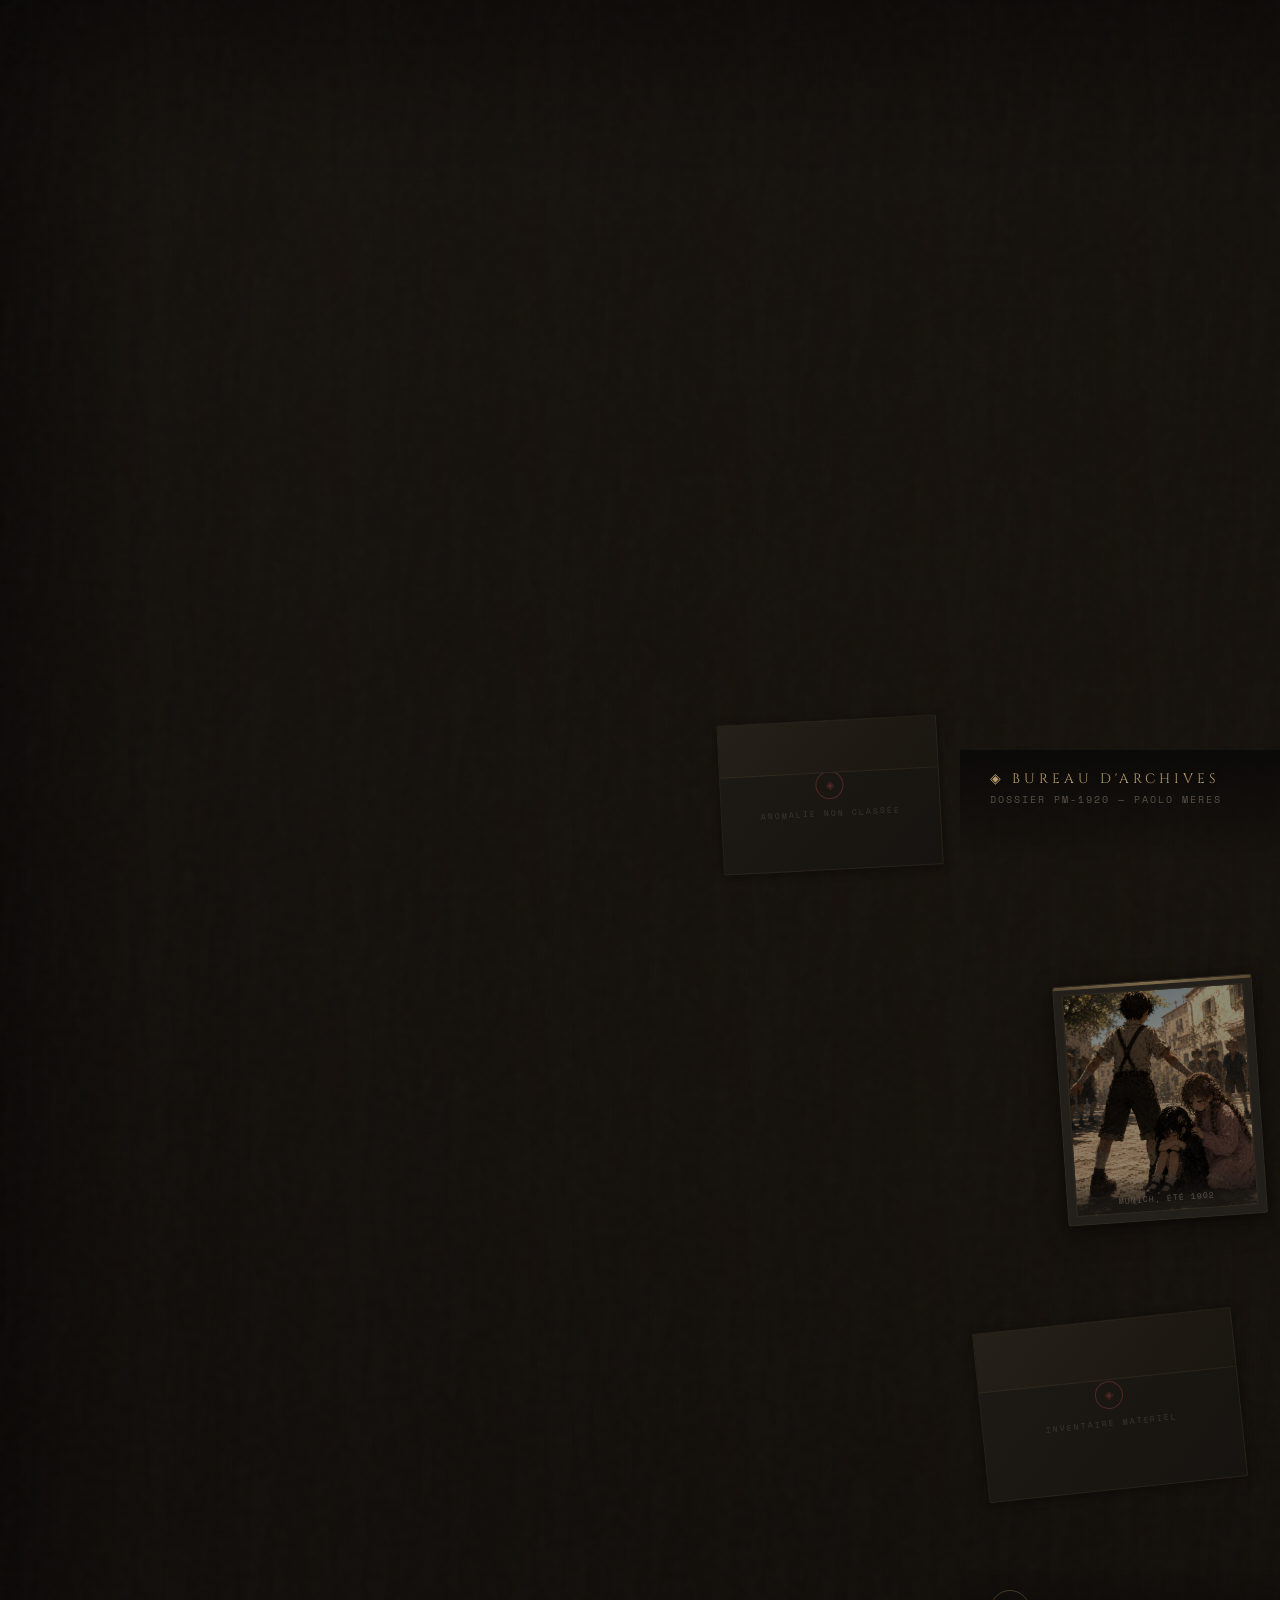
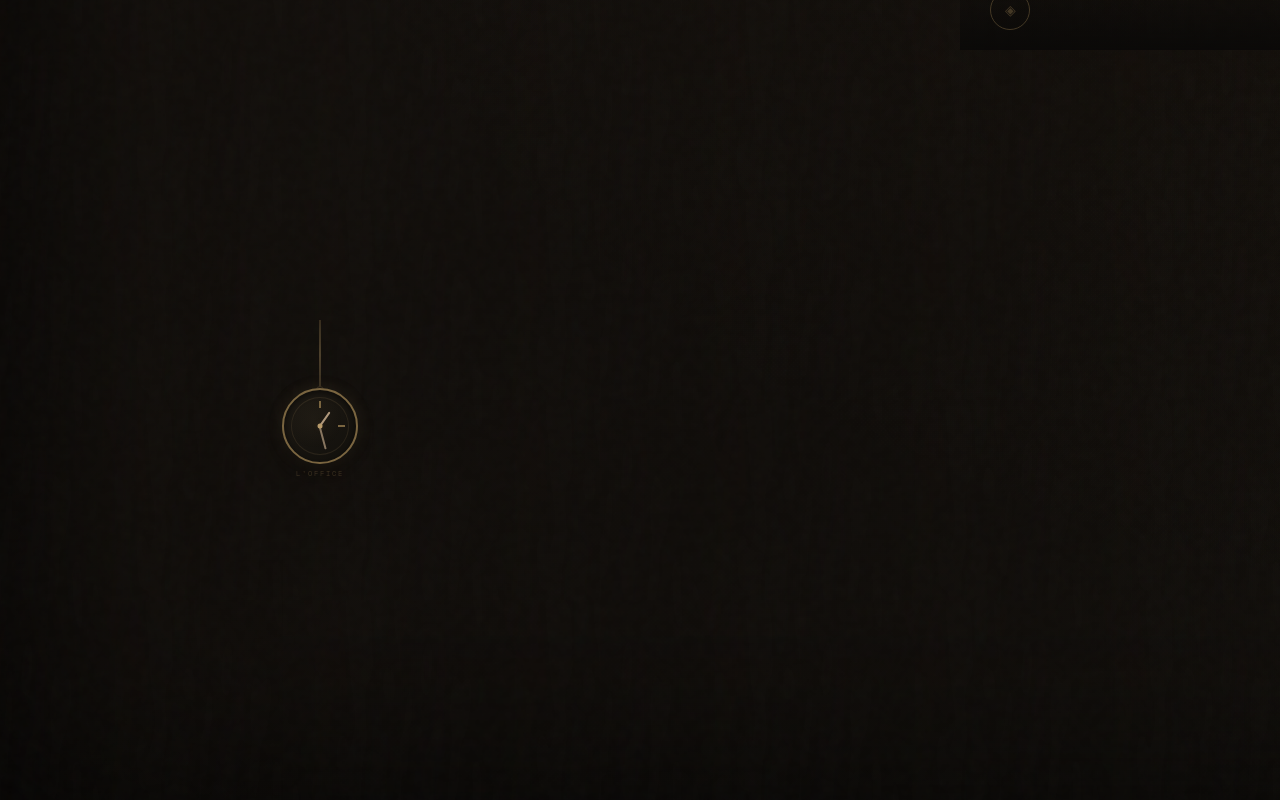
<file: paolo-meres.html>
<!DOCTYPE html>
<html lang="fr">
<head>
<meta charset="UTF-8">
<meta name="viewport" content="width=device-width, initial-scale=1.0">
<meta name="description" content="Bureau d'archives confidentiel — Dossier Paolo Meres. Document classifié.">
<meta name="theme-color" content="#0c0a08">
<title>Bureau d'Archives — Dossier PM-1920 | L'Office</title>
<link rel="stylesheet" href="desk-v2-styles.css">
</head>
<body>

<!-- UI Overlay -->
<div class="ui-overlay">
    <div class="ui-top">
        <div>
            <div class="ui-title">◈ Bureau d'Archives</div>
            <div class="ui-subtitle">Dossier PM-1920 — Paolo Meres</div>
        </div>
        <div class="ui-hint">
            <span>🖱 Glissez pour explorer</span>
            <span>👆 Cliquez pour examiner</span>
            <span>✉ Ouvrez les enveloppes</span>
            <span>⌨ Échap pour fermer</span>
        </div>
    </div>
    <div class="ui-bottom">
        <div class="ui-seal">◈</div>
        <div class="ui-warning">Document classifié — Niveau Confidentiel</div>
    </div>
</div>

<!-- Scanlines overlay -->
<div class="scanlines" id="scanlines"></div>

<!-- Desk Surface -->
<div class="desk-container" id="desk">

    <!-- ═══════════════════════════════════════ -->
    <!-- CENTRAL DOCUMENTS (visible immediately) -->
    <!-- ═══════════════════════════════════════ -->

    <!-- CONTRAT — CENTER STAGE -->
    <div class="doc-item" id="doc-contrat">
        <div class="doc-preview">
            <div class="seal">◈</div>
            <div class="doc-title">Contrat de Consultation</div>
            <div class="doc-sub">CT-PM-1920-07 — 15 Juillet 1920</div>
            <div class="doc-stamp">RESTREINT</div>
        </div>
        <div class="doc-full">
            <div class="full-header">
                <div class="full-seal">◈</div>
                <div class="full-title">Contrat de Consultation</div>
                <div class="full-sub">Entre L'Office pour la Gestion, le Confinement et l'Élimination des Entités Surnaturelles et Paolo Meres</div>
                <div class="full-meta">
                    <div>Réf : <span>CT-PM-1920-07</span></div>
                    <div>Date : <span>15 Juillet 1920</span></div>
                    <div>Classif : <span>RESTREINT</span></div>
                </div>
            </div>
            <div class="full-section">
                <h3>Préambule</h3>
                <p>Le présent contrat est établi entre <span class="highlight">L'Office pour la Gestion, le Confinement et l'Élimination des Entités Surnaturelles</span> (ci-après dénommée « L'Office »), représentée par sa Directrice, Yoana Noxley, et <span class="highlight">Paolo Meres</span> (ci-après dénommé « Le Consultant »), agissant en qualité d'intermédiaire indépendant et de négociateur professionnel.</p>
                <p>Le Consultant est engagé pour fournir des services de consultation, de négociation et d'intermédiation dans des affaires relevant de la compétence de L'Office, conformément aux termes et conditions ci-après énoncés.</p>
            </div>
            <div class="full-section">
                <h3>Article I — Termes de Service</h3>
                <ul>
                    <li><strong>Indépendance du Consultant.</strong> Le Consultant agit en tant qu'entité indépendante et non en tant qu'agent, employé ou représentant officiel de L'Office.</li>
                    <li><strong>Confidentialité Absolue.</strong> Toute information obtenue dans le cadre des missions est strictement confidentielle.</li>
                    <li><strong>Clause de Non-Concurrence.</strong> Le Consultant s'engage à ne pas fournir de services similaires à des organisations concurrentes pendant <span class="redacted">[DONNÉES SUPPRIMÉES]</span> mois suivant la résiliation.</li>
                    <li><strong>Clause de Silence Éternel.</strong> En cas de résiliation, le Consultant est tenu au silence éternel. Cette clause s'applique <span class="redacted">[INDÉFINIMENT]</span>.</li>
                </ul>
            </div>
            <div class="full-section">
                <h3>Article II — Missions</h3>
                <ul>
                    <li><strong>Négociation d'accords</strong> avec des entités surnaturelles et des informateurs.</li>
                    <li><strong>Médiation de conflits</strong> entre L'Office et des entités hostiles ou neutres.</li>
                    <li><strong>Acquisition d'objets et d'informations</strong> sur le marché noir occulte.</li>
                    <li><strong>Infiltration et renseignement</strong> dans les cercles occultes européens.</li>
                </ul>
            </div>
            <div class="full-section">
                <h3>Article III — Rémunération</h3>
                <ul>
                    <li><strong>Tarif journalier :</strong> <span class="redacted">[CONFIDENTIEL]</span> francs or par jour de mission effective.</li>
                    <li><strong>Primes de risque :</strong> <span class="redacted">[CONFIDENTIEL]</span>% pour missions « Haute Intensité ».</li>
                    <li><strong>Frais de déplacement :</strong> Pris en charge dans la limite de <span class="redacted">[CONFIDENTIEL]</span> francs or.</li>
                </ul>
            </div>
            <div class="full-section">
                <h3>Signatures</h3>
                <p>Les parties reconnaissent avoir pris connaissance de l'intégralité des termes du présent contrat.</p>
                <div style="display:grid;grid-template-columns:1fr 1fr;gap:40px;margin-top:30px;padding-top:30px;border-top:1px dashed var(--border-thin);">
                    <div style="text-align:center;">
                        <div style="width:80%;height:1px;background:var(--text-muted);margin:30px auto 10px;opacity:0.4;"></div>
                        <div style="font-family:var(--font-display);color:var(--gold);font-size:0.8rem;letter-spacing:3px;text-transform:uppercase;">Yoana Noxley</div>
                        <div style="font-family:var(--font-mono);font-size:0.55rem;color:var(--text-muted);letter-spacing:2px;text-transform:uppercase;margin-top:4px;">Directrice de L'Office</div>
                    </div>
                    <div style="text-align:center;">
                        <div style="width:80%;height:1px;background:var(--text-muted);margin:30px auto 10px;opacity:0.4;"></div>
                        <div style="font-family:var(--font-display);color:var(--gold);font-size:0.8rem;letter-spacing:3px;text-transform:uppercase;">Paolo Meres</div>
                        <div style="font-family:var(--font-mono);font-size:0.55rem;color:var(--text-muted);letter-spacing:2px;text-transform:uppercase;margin-top:4px;">Consultant Indépendant</div>
                    </div>
                </div>
            </div>
        </div>
        <div class="doc-label">Contrat officiel</div>
    </div>

    <!-- PHOTO PORTRAIT — near contrat, right -->
    <div class="doc-item" id="doc-photo">
        <div class="doc-preview">
            <div class="photo-frame">
                <img src="WhatsApp Image 2026-06-21 at 14.28.01.jpeg" alt="Paolo Meres">
                <div class="photo-caption">Paolo Meres — 29 ans</div>
            </div>
        </div>
        <div class="doc-full">
            <div class="full-header">
                <div class="full-title">Photographie d'Identité</div>
                <div class="full-sub">Dossier #PM-1920 — Portrait officiel</div>
            </div>
            <div style="text-align:center;margin:20px 0;">
                <img src="WhatsApp Image 2026-06-21 at 14.28.01.jpeg" alt="Paolo Meres" style="max-width:100%;border-radius:4px;border:1px solid var(--border-thin);filter:sepia(0.2) contrast(1.05);">
            </div>
            <div class="full-section">
                <h3>Notes d'archiviste</h3>
                <p>Photographie prise lors de l'enregistrement initial du consultant. L'expression décontractée est caractéristique — Paolo Meres pose toujours comme s'il riait d'une plaisanterie intérieure. Les lunettes rondes sont un choix délibéré : elles donnent un air d'intellectuel distrait tout en dissimulant le regard.</p>
                <p><strong>Observation :</strong> La main gauche, partiellement visible, semble dissimuler quelque chose dans la poche intérieure de la veste. Analyse ultérieure recommandée.</p>
            </div>
        </div>
        <div class="doc-label">Photographie</div>
    </div>

    <!-- PHOTO ENFANCE — near contrat, left -->
    <div class="doc-item" id="doc-enfance">
        <div class="doc-preview">
            <div class="photo-frame">
                <img src="ChatGPT Image Jun 23, 2026, 02_35_10 PM.png" alt="Souvenir d'enfance">
                <div class="photo-caption">Munich, été 1902</div>
            </div>
        </div>
        <div class="doc-full">
            <div class="full-header">
                <div class="full-title">Souvenir d'Enfance</div>
                <div class="full-sub">Munich, été 1902 — Photographie retrouvée</div>
            </div>
            <div style="text-align:center;margin:20px 0;">
                <img src="ChatGPT Image Jun 23, 2026, 02_35_10 PM.png" alt="Souvenir d'enfance" style="max-width:100%;border-radius:4px;border:1px solid var(--border-thin);filter:sepia(0.35) contrast(1.05);">
            </div>
            <div class="full-section">
                <h3>Contexte</h3>
                <p>Une photographie rare, prise dans les rues de Munich, immortalise un moment de vulnérabilité que Paolo a depuis longtemps enfoui. Trois enfants, un secret, un lien que le temps n'a pas effacé.</p>
                <p>De gauche à droite : les trois enfants qui ne savaient pas encore que leurs destins resteraient entrelacés pour toujours.</p>
            </div>
            <div class="full-section">
                <h3>Personnes identifiées</h3>
                <ul>
                    <li><strong>Paolo Meres</strong> — 11 ans. Déjà turbulent, déjà observateur.</li>
                    <li><strong>Nora Dinkelmann</strong> — 9 ans. Fille d'un alchimiste réfugié.</li>
                    <li><strong>Yoana Noxley</strong> — 6 ans. Arrière-petite-fille du fondateur de L'Office.</li>
                </ul>
            </div>
            <div class="full-section">
                <h3>Note de l'archiviste</h3>
                <p>Cette photographie n'a jamais été mentionnée dans aucun rapport officiel. Sa découverte dans les effets personnels de Meres lors d'une perquisition discrète en 1919 suggère qu'il la conserve comme un talisman — ou comme un rappel de ce qu'il a à perdre.</p>
            </div>
        </div>
        <div class="doc-label">Photographie d'enfance</div>
    </div>

    
    <!-- FICHE SIGNALÉTIQUE — Character sheet, near portrait -->
    <div class="doc-item" id="doc-fiche">
        <div class="doc-preview">
            <div class="fiche-preview">
                <div class="fiche-header">
                    <span class="fiche-name">Paolo Meres</span>
                    <span class="fiche-alias">« Le Chaton »</span>
                </div>
                <div class="fiche-grid">
                    <div class="fiche-field"><span class="fiche-label">Âge</span><span class="fiche-val">29 ans</span></div>
                    <div class="fiche-field"><span class="fiche-label">Taille</span><span class="fiche-val">1m85</span></div>
                    <div class="fiche-field"><span class="fiche-label">Poids</span><span class="fiche-val">74 kg</span></div>
                    <div class="fiche-field"><span class="fiche-label">Nationalité</span><span class="fiche-val">Italienne</span></div>
                </div>
                <div class="fiche-stamp">CONFIDENTIEL</div>
            </div>
        </div>
        <div class="doc-full">
            <div class="full-header">
                <div class="full-title">Fiche Signalétique Complète</div>
                <div class="full-sub">Paolo Meres — Négociateur · Consultant · Médiateur</div>
                <div class="full-meta">
                    <div>Réf : <span>FS-PM-1920</span></div>
                    <div>Date : <span>15 Juillet 1920</span></div>
                    <div>Classif : <span>CONFIDENTIEL</span></div>
                </div>
            </div>
            <div style="text-align:center;margin:20px 0;">
                <img src="WhatsApp Image 2026-06-21 at 14.26.28.jpeg" alt="Fiche signalétique Paolo Meres" style="max-width:100%;border-radius:4px;border:1px solid var(--border-thin);filter:sepia(0.15) contrast(1.05);">
            </div>
            <div class="full-section">
                <h3>Identité</h3>
                <p><span class="highlight">Nom :</span> Meres</p>
                <p><span class="highlight">Prénom :</span> Paolo</p>
                <p><span class="highlight">Surnom(s) :</span> P.M. / « Le Chaton » (moquerie d'enfance devenue code opérationnel)</p>
                <p><span class="highlight">Âge :</span> 29 ans</p>
                <p><span class="highlight">Date de naissance :</span> 17 novembre 1891</p>
                <p><span class="highlight">Nationalité :</span> Italienne</p>
                <p><span class="highlight">Langue(s) :</span> Italien, Anglais, Français</p>
                <p><span class="highlight">Occupation :</span> Consultant / Négociateur</p>
                <p><span class="highlight">Affiliation :</span> Indépendant (contrat avec L'Office)</p>
                <p><span class="highlight">Statut :</span> Neutre (jusqu'à preuve du contraire)</p>
            </div>
            <div class="full-section">
                <h3>Expressions</h3>
                <ul>
                    <li><strong>La façade.</strong> — Sourire décontracté, lunettes rondes, air d'intellectuel distrait.</li>
                    <li><strong>Le masque.</strong> — Regard toujours calme, jamais de panique visible.</li>
                    <li><strong>La vérité.</strong> — « Je ne suis qu'un simple intermédiaire… qui connaît déjà toutes les pièces sur votre échiquier. »</li>
                </ul>
            </div>
            <div class="full-section">
                <h3>Points Clés</h3>
                <ul>
                    <li>Facile à sous-estimer — c'est son avantage principal.</li>
                    <li>Maîtrise de la langue corporelle : lit les micro-expressions comme un livre ouvert.</li>
                    <li>Extrêmement préparé — chaque mission est répétée mentalement des dizaines de fois.</li>
                    <li>Ne perd jamais patience. Sourit même quand il gagne.</li>
                    <li>Toujours trois étapes d'avance sur ses interlocuteurs.</li>
                </ul>
            </div>
            <div class="full-section">
                <h3>Équipement (Dissimulé)</h3>
                <ul>
                    <li><strong>Glock 19</strong> — sous la veste, holster interne.</li>
                    <li><strong>Seringue tranquillisante</strong> — 2ml, mandragore.</li>
                    <li><strong>Stylo plume</strong> — lame cachée + micro-enregistreur.</li>
                    <li><strong>Montre à gousset</strong> — gravure intérieure (son vrai nom).</li>
                    <li><strong>Couteau papillon</strong> — dans la manche.</li>
                    <li><strong>Fumigène</strong> — encre qui fume, disparaître sans trace.</li>
                </ul>
            </div>
            <div class="full-section">
                <h3>Faiblesses (Rares)</h3>
                <ul>
                    <li>Fait confiance trop vite aux bonnes personnes.</li>
                    <li>Attachement aux chats — une obsession qu'il ne contrôle pas.</li>
                    <li>Douleurs au dos (ancienne blessure).</li>
                    <li>Il déteste les chiens.</li>
                </ul>
            </div>
            <div class="full-section">
                <h3>Habitudes</h3>
                <ul>
                    <li>Tapote toujours son stylo quand il réfléchit.</li>
                    <li>Ajuste ses lunettes quand il ment — ou quand il dit la vérité.</li>
                    <li>Ne boit pas d'alcool.</li>
                    <li>Note tout, même les détails inutiles.</li>
                </ul>
            </div>
            <div class="full-section">
                <h3>Sacoche — Contenu</h3>
                <ul>
                    <li>Contrats, identités falsifiées, cartes, rapports codés.</li>
                    <li>Photos compromettantes, dossiers de chantage.</li>
                    <li>Comptes en banque suisses, secrets.</li>
                    <li>Tout et n'importe quoi. Tout est utile.</li>
                </ul>
            </div>
            <div class="full-section">
                <h3>Remarque</h3>
                <div class="full-quote" style="border-left-color:var(--blood-soft);">
                    <p style="color:var(--blood-soft);">« Je ne suis pas ici pour vous battre. Je suis ici pour que vous fassiez le bon choix. »</p>
                </div>
                <p style="margin-top:15px;font-family:var(--font-mono);font-size:0.7rem;color:var(--text-faint);">— Note marginale sur la fiche, écriture de la Directrice</p>
            </div>
        </div>
        <div class="doc-label">Fiche signalétique</div>
    </div>


    <!-- FICHE ENFANCE — Childhood character sheet, near fiche -->
    <div class="doc-item" id="doc-fiche-enfance">
        <div class="doc-preview">
            <div class="fiche-enfance-preview">
                <div class="fiche-e-header">
                    <span class="fiche-e-name">Paolo Meres</span>
                    <span class="fiche-e-sub">Fiche Individuelle — Confidentiel</span>
                </div>
                <div class="fiche-e-seal">PM</div>
                <div class="fiche-e-grid">
                    <div class="fiche-e-field"><span class="fiche-e-label">Âge</span><span class="fiche-e-val">8 ans</span></div>
                    <div class="fiche-e-field"><span class="fiche-e-label">Taille</span><span class="fiche-e-val">1m28</span></div>
                    <div class="fiche-e-field"><span class="fiche-e-label">Poids</span><span class="fiche-e-val">26 kg</span></div>
                    <div class="fiche-e-field"><span class="fiche-e-label">Groupe</span><span class="fiche-e-val">O+</span></div>
                </div>
                <div class="fiche-e-stamp">CONFIDENTIEL</div>
            </div>
        </div>
        <div class="doc-full">
            <div class="full-header">
                <div class="full-title">Fiche Enfance — Paolo Meres</div>
                <div class="full-sub">Fiche Individuelle Confidentielle — École Primaire, Munich</div>
                <div class="full-meta">
                    <div>Réf : <span>FE-PM-1899</span></div>
                    <div>Date : <span>17 Novembre 1899</span></div>
                    <div>Classif : <span>CONFIDENTIEL</span></div>
                </div>
            </div>
            <div style="text-align:center;margin:20px 0;">
                <img src="WhatsApp Image 2026-06-21 at 15.41.34.jpeg" alt="Fiche enfance Paolo Meres" style="max-width:100%;border-radius:4px;border:1px solid var(--border-thin);filter:sepia(0.15) contrast(1.05);">
            </div>
            <div class="full-section">
                <h3>Identité</h3>
                <p><span class="highlight">Nom :</span> Meres</p>
                <p><span class="highlight">Prénom :</span> Paolo</p>
                <p><span class="highlight">Surnom(s) :</span> P.M. / « Le Chaton » (moquerie d'enfance)</p>
                <p><span class="highlight">Âge :</span> 8 ans</p>
                <p><span class="highlight">Date de naissance :</span> 17 novembre 1891</p>
                <p><span class="highlight">Nationalité :</span> Italienne</p>
                <p><span class="highlight">Langue(s) :</span> Italien, Anglais (bases)</p>
                <p><span class="highlight">Taille :</span> 1m28</p>
                <p><span class="highlight">Poids :</span> 26 kg</p>
                <p><span class="highlight">Groupe sanguin :</span> O+</p>
            </div>
            <div class="full-section">
                <h3>Note</h3>
                <p>Enfant turbulent mais profondément loyal. Protège les plus faibles. Refuse l'injustice. Parle trop. Ne ment jamais.</p>
                <div class="full-quote" style="border-left-color:var(--gold-dim);">
                    <p style="color:var(--gold-dim);">« Ma famille. Et moi quand je serai grand. »</p>
                </div>
                <p style="margin-top:10px;font-family:var(--font-mono);font-size:0.7rem;color:var(--text-faint);">— Dessin fait par Paolo (7 ans), collé sur la fiche</p>
            </div>
            <div class="full-section">
                <h3>Comportement</h3>
                <ul>
                    <li>Courageux jusqu'à l'impulsivité.</li>
                    <li>Défend les plus faibles, même contre plus forts que lui.</li>
                    <li>Très franc, parfois brutal.</li>
                    <li>Curieux, observateur.</li>
                    <li>Déteste les mensonges et les injustices.</li>
                    <li>S'attache vite, protège fort.</li>
                </ul>
            </div>
            <div class="full-section">
                <h3>Forces</h3>
                <ul>
                    <li>Loyauté</li>
                    <li>Courage</li>
                    <li>Détermination</li>
                    <li>Mémoire vive</li>
                    <li>Empathie</li>
                </ul>
            </div>
            <div class="full-section">
                <h3>Faiblesses</h3>
                <ul>
                    <li>Parle sans réfléchir</li>
                    <li>Têtu</li>
                    <li>Se fait souvent blesser</li>
                    <li>Refuse l'autorité injuste</li>
                    <li>Trop protecteur</li>
                </ul>
            </div>
            <div class="full-section">
                <h3>Aime</h3>
                <ul>
                    <li>Les chats</li>
                    <li>Les livres</li>
                    <li>Les histoires de héros</li>
                    <li>Protéger les autres</li>
                    <li>La vérité</li>
                </ul>
            </div>
            <div class="full-section">
                <h3>Objets Personnels</h3>
                <ul>
                    <li><strong>Vieux livre</strong> — reçu d'un voisin, toujours en train de lire ou d'apprendre quelque chose.</li>
                    <li><strong>Pendentif chat</strong> — porte-bonheur, ne le quitte jamais.</li>
                    <li><strong>Peluche usée</strong> — doudou, secret.</li>
                </ul>
            </div>
            <div class="full-section">
                <h3>Rapport Enseignant (Extrait)</h3>
                <p>Paolo Meres est un élève intelligent mais difficile à gérer. Il intervient constamment lorsqu'il juge une situation injuste. A déjà défié des adultes. Potentiel exceptionnel s'il apprend à contrôler son impulsivité.</p>
                <div class="full-quote" style="border-left-color:var(--blood-soft);">
                    <p style="color:var(--blood-soft);">« Ne se taira jamais devant l'injustice. »</p>
                </div>
                <p style="margin-top:10px;font-family:var(--font-mono);font-size:0.7rem;color:var(--text-faint);">— M. L. Ferri, avec mention « À revoir »</p>
            </div>
            <div class="full-section">
                <h3>Historique des Punitions</h3>
                <ul>
                    <li>Bagarres pour défendre : |||| |||| |||| ||||</li>
                    <li>Réponses insolentes : |||| |||</li>
                    <li>Refus d'obéir (injuste) : ||| ||</li>
                    <li>Provocations : ||</li>
                    <li>Autres : |||</li>
                </ul>
            </div>
            <div class="full-section">
                <h3>Remarque</h3>
                <div class="full-quote">
                    <p>Un jour, il fera quelque chose de grand. Ou de dangereux.</p>
                </div>
            </div>
        </div>
        <div class="doc-label">Fiche enfance</div>
    </div>

<!-- ═══════════════════════════════════════ -->
    <!-- RETOUR À L'OFFICE — Montre à gousset  -->
    <!-- ═══════════════════════════════════════ -->
    <a href="index-monde.html" class="desk-watch" title="Retourner à L'Office">
        <div class="watch-chain"></div>
        <div class="watch-body">
            <div class="watch-face">
                <div class="watch-hand hour"></div>
                <div class="watch-hand minute"></div>
                <div class="watch-center"></div>
            </div>
            <div class="watch-engraving">L'Office</div>
        </div>
        <div class="watch-label">Retourner à L'Office</div>
    </a>

    <!-- ═══════════════════════════════════════ -->
    <!-- HIDDEN DOCUMENTS (under envelopes)     -->
    <!-- ═══════════════════════════════════════ -->

    <!-- ENVELOPE 1 — covers Réseau (bottom right) -->
    <div class="doc-envelope" id="env-reseau" data-target="doc-reseau">
        <div class="env-flap"></div>
        <div class="env-body">
            <div class="env-seal">◈</div>
            <div class="env-label">Correspondance interne</div>
        </div>
        <div class="env-hint">Cliquer pour ouvrir</div>
    </div>

    <!-- HIDDEN: Réseau du Chaton -->
    <div class="doc-item hidden-doc" id="doc-reseau">
        <div class="doc-preview">
            <div class="map-preview">
                <div class="map-dot" style="left:20%;top:30%;"></div>
                <div class="map-label" style="left:18%;top:38%;">Prague</div>
                <div class="map-dot" style="left:50%;top:20%;"></div>
                <div class="map-label" style="left:48%;top:28%;">Berlin</div>
                <div class="map-dot" style="left:80%;top:40%;"></div>
                <div class="map-label" style="left:78%;top:48%;">Londres</div>
                <div class="map-dot" style="left:35%;top:60%;"></div>
                <div class="map-label" style="left:33%;top:68%;">Naples</div>
                <div class="map-dot" style="left:70%;top:70%;"></div>
                <div class="map-label" style="left:68%;top:78%;">Paris</div>
            </div>
            <div class="map-title">Réseau du Chaton</div>
            <div class="map-sub">47 actifs — 12 capitales</div>
        </div>
        <div class="doc-full secret-full">
            <div class="full-header">
                <div class="full-title" style="color:var(--blood-soft);">Réseau du Chaton <span class="secret-badge">Top Secret</span></div>
                <div class="full-sub">Carte des actifs et points de contact — Niveau Oméga</div>
            </div>
            <div class="full-section">
                <h3>Vue d'ensemble</h3>
                <p>Le surnom de « Chaton » n'est pas une moquerie d'enfance. C'est un <span class="highlight">code opérationnel</span> désignant le réseau d'informateurs et d'agents dormants que Meres a tissé à travers l'Europe. Ce réseau n'est pas reconnu par L'Office, mais il est financé secrètement par des fonds détournés du budget « Missions Spéciales ».</p>
                <p>Le réseau compte actuellement <span class="redacted">[47]</span> actifs répartis dans <span class="redacted">[12]</span> capitales européennes. Chaque actif ignore l'identité des autres et ne connaît que Meres sous le pseudonyme de « Le Chaton ».</p>
            </div>
            <div class="full-section">
                <h3>Déploiement par ville</h3>
                <ul>
                    <li><strong>Prague :</strong> 8 actifs chez les vampires aristocrates (infiltration).</li>
                    <li><strong>Naples :</strong> 6 actifs chez les démons mineurs (négociation).</li>
                    <li><strong>Berlin :</strong> 10 actifs dans l'administration politique (influence).</li>
                    <li><strong>Londres :</strong> 5 actifs chez les chasseurs indépendants (recrutement).</li>
                    <li><strong>Paris :</strong> 12 actifs dans les milieux artistiques et politiques (surveillance).</li>
                    <li><strong>Vienne :</strong> 6 actifs chez les alchimistes (acquisition d'artefacts).</li>
                </ul>
            </div>
            <div class="full-section">
                <h3>Financement</h3>
                <p>Les fonds proviennent d'un compte détourné du budget « Missions Spéciales ». La Directrice est au courant mais n'a jamais signé de document officiel. En cas d'audit, la responsabilité retombera sur le comptable adjoint, M. Fournier, qui a été briefé pour prendre la fuite si nécessaire.</p>
            </div>
        </div>
        <div class="doc-label">Réseau confidentiel</div>
    </div>

    <!-- ENVELOPE 2 — covers Arsenal (bottom left) -->
    <div class="doc-envelope" id="env-arsenal" data-target="doc-arsenal">
        <div class="env-flap"></div>
        <div class="env-body">
            <div class="env-seal">◈</div>
            <div class="env-label">Inventaire matériel</div>
        </div>
        <div class="env-hint">Cliquer pour ouvrir</div>
    </div>

    <!-- HIDDEN: Arsenal -->
    <div class="doc-item hidden-doc" id="doc-arsenal">
        <div class="doc-preview">
            <div class="arsenal-icon">⚔</div>
            <div class="doc-title">Arsenal Autorisé</div>
            <div class="doc-sub">Équipements interdits — Classe Oméga</div>
            <div class="doc-count">6 articles catalogués</div>
        </div>
        <div class="doc-full secret-full">
            <div class="full-header">
                <div class="full-title" style="color:var(--blood-soft);">Arsenal Autorisé <span class="secret-badge">Top Secret</span></div>
                <div class="full-sub">Équipements et méthodes interdits par le Code de L'Office</div>
            </div>
            <div class="full-section">
                <h3>Inventaire</h3>
                <ul>
                    <li><strong>Glock 19 modifié :</strong> Munitions en argent bénit, fer froid, et bois de frêne. 15 coups, 15 problèmes résolus.</li>
                    <li><strong>Stylo plume « Écriture finale » :</strong> Lame cachée en acier damassé + micro-enregistreur à cristal. Écrit, enregistre, élimine.</li>
                    <li><strong>Seringue tranquillisante « Sommeil éternel » :</strong> 2ml de sérum de mandragore. Quand la négociation échoue définitivement.</li>
                    <li><strong>Couteau papillon « Dernière poignée » :</strong> Dans la manche. Lame trempée dans l'eau de Jouvence inversée. Pour les situations… personnelles.</li>
                    <li><strong>Fumigène « Disparition » :</strong> Encre qui fume à base de poudre de lune. Disparaître sans laisser de trace, même pour les yeux magiques.</li>
                    <li><strong>Sacoche « Tout et n'importe quoi » :</strong> Identités falsifiées, rapports codés, photos compromettantes, dossiers de chantage, comptes en banque suisses.</li>
                </ul>
            </div>
            <div class="full-section">
                <h3>Autorisation</h3>
                <p>Contrairement aux agents standards de L'Office, Meres est autorisé à utiliser ces équipements sous réserve d'approbation tacite de la Directrice. Aucune trace écrite n'existe. En cas de question, la Directrice niera tout.</p>
            </div>
        </div>
        <div class="doc-label">Arsenal classifié</div>
    </div>

    <!-- ENVELOPE 3 — covers Clause (top right) -->
    <div class="doc-envelope" id="env-clause" data-target="doc-clause">
        <div class="env-flap"></div>
        <div class="env-body">
            <div class="env-seal">◈</div>
            <div class="env-label">Protocole d'urgence</div>
        </div>
        <div class="env-hint">Cliquer pour ouvrir</div>
    </div>

    <!-- HIDDEN: Clause de Rétroaction -->
    <div class="doc-item hidden-doc" id="doc-clause">
        <div class="doc-preview">
            <div class="clause-icon">⚠</div>
            <div class="doc-title">Clause de Rétroaction</div>
            <div class="doc-sub">Protocole d'urgence — Niveau Oméga</div>
            <div class="doc-warning">NE PAS OUVRIR SANS AUTORISATION</div>
        </div>
        <div class="doc-full secret-full">
            <div class="full-header">
                <div class="full-title" style="color:var(--blood-soft);">Clause de Rétroaction <span class="secret-badge">Top Secret</span></div>
                <div class="full-sub">Protocole d'urgence — Connu uniquement de la Directrice et de Meres</div>
            </div>
            <div class="full-section">
                <h3>Activation</h3>
                <p>En cas de trahison avérée de Meres, ou si ce dernier menace la sécurité de L'Office, la Directrice est habilitée à activer la <span class="highlight">Clause de Rétroaction</span>.</p>
            </div>
            <div class="full-section">
                <h3>Mesures</h3>
                <ul>
                    <li>Tous les actifs du réseau « Chaton » seront immédiatement neutralisés par des agents dormants placés dans chaque cellule.</li>
                    <li>Les archives mentales de Meres seront effacées par un rituel de Classe V, le rendant amnésique de toute son histoire avec L'Office.</li>
                    <li>Sa montre à gousset, gravée de son vrai nom, sera détruite — et avec elle, toute protection magique qu'elle confère.</li>
                    <li>En dernier recours, un contrat d'assassinat sera émis par L'Office, exécuté par l'agent Nora Dinkelmann (« La Louve »).</li>
                </ul>
            </div>
            <div class="full-quote">
                <p>« Je ne trahis jamais. Je réorganise simplement les priorités. La différence est subtile, mais elle existe. »</p>
            </div>
            <div class="full-section">
                <p style="color:var(--blood-soft);font-size:0.85rem;font-style:italic;">— Paolo Meres, lors de la signature de la Clause de Rétroaction.</p>
            </div>
        </div>
        <div class="doc-label">Clause de rétroaction</div>
    </div>

    <!-- ENVELOPE 4 — covers Voyageuse (top left) -->
    <div class="doc-envelope" id="env-voyageuse" data-target="doc-voyageuse">
        <div class="env-flap"></div>
        <div class="env-body">
            <div class="env-seal">◈</div>
            <div class="env-label">Anomalie non classée</div>
        </div>
        <div class="env-hint">Cliquer pour ouvrir</div>
    </div>

    <!-- HIDDEN: La Voyageuse -->
    <div class="doc-item hidden-doc" id="doc-voyageuse">
        <div class="doc-preview">
            <div class="voyageuse-icon">✦</div>
            <div class="doc-title">Objet Confidentiel</div>
            <div class="doc-sub">La Voyageuse — Venise 1919</div>
            <div class="doc-class">CLASSE VI</div>
        </div>
        <div class="doc-full secret-full">
            <div class="full-header">
                <div class="full-title" style="color:var(--amber-soft);">Objet Confidentiel — La Voyageuse <span class="secret-badge">Top Secret</span></div>
                <div class="full-sub">Entité de Classe VI — Ne pas approcher sans autorisation</div>
            </div>
            <div class="full-section">
                <h3>Description</h3>
                <p>Meres détient un objet d'origine inconnue, offert par une entité désignée sous le nom de <span class="highlight">« La Voyageuse »</span>, lors d'une rencontre à Venise en 1919. L'objet est conservé dans la poche intérieure de sa veste, et Meres refuse de le montrer à quiconque.</p>
            </div>
            <div class="full-section">
                <h3>Analyse alchimique</h3>
                <p>Les tests effectués par les alchimistes de L'Office (sans la connaissance de Meres) indiquent que l'objet émet une <span class="highlight">signature éthérée de Classe VI</span> — supérieure à tout ce que L'Office a jamais catalogué.</p>
                <p>La Directrice a ordonné de ne pas approfondir les recherches, estimant que le risque de déclencher une réaction de l'entité dépasse les bénéfices potentiels.</p>
            </div>
            <div class="full-section">
                <h3>Serment</h3>
                <p>Meres a juré à La Voyageuse de ne jamais révéler la nature de leur échange. Ce serment est lié par une <span class="highlight">magie ancienne</span> que même L'Office ne peut briser sans conséquences catastrophiques.</p>
            </div>
            <div class="full-quote" style="border-left-color:var(--amber-soft);">
                <p style="color:var(--amber-soft);">« Certains échanges ne se mesurent pas en or. Certaines dettes ne se remboursent qu'en âmes. »</p>
            </div>
        </div>
        <div class="doc-label">Objet anomalo</div>
    </div>

    <!-- ENVELOPE 5 — covers Rapport (far right) -->
    <div class="doc-envelope" id="env-rapport" data-target="doc-rapport">
        <div class="env-flap"></div>
        <div class="env-body">
            <div class="env-seal">◈</div>
            <div class="env-label">Rapport interne</div>
        </div>
        <div class="env-hint">Cliquer pour ouvrir</div>
    </div>

    <!-- HIDDEN: Rapport Confidentiel -->
    <div class="doc-item hidden-doc" id="doc-rapport">
        <div class="doc-preview">
            <div class="doc-header">
                <div class="doc-ref">RAPPORT INT-1920-11</div>
                <div class="doc-title">Véritable Nature de l'Accord</div>
            </div>
            <div class="doc-excerpt">
                <p>Paolo Meres n'est pas un simple consultant. Il est le <span class="redacted-preview">bras droit invisible</span> de la Directrice dans les affaires que L'Office ne peut officiellement reconnaître...</p>
                <p>Chaque mission « consultative » est en réalité une opération de <span class="redacted-preview">contre-espionnage</span>...</p>
            </div>
        </div>
        <div class="doc-full secret-full">
            <div class="full-header">
                <div class="full-title" style="color:var(--blood-soft);">Véritable Nature de l'Accord <span class="secret-badge">Top Secret</span></div>
                <div class="full-sub">Rapport interne INT-1920-11 — Destinataire : Directrice uniquement</div>
                <div class="full-meta">
                    <div>Réf : <span>INT-1920-11</span></div>
                    <div>Date : <span>22 Août 1920</span></div>
                    <div>Classif : <span>OMÉGA</span></div>
                </div>
            </div>
            <div class="full-section">
                <h3>Sommaire</h3>
                <p>Paolo Meres n'est pas un simple consultant. Il est le <span class="highlight">bras droit invisible</span> de la Directrice dans les affaires que L'Office ne peut officiellement reconnaître. Chaque mission « consultative » est en réalité une opération de contre-espionnage, d'élimination discrète, ou de manipulation politique.</p>
                <p>Le tarif journalier affiché dans le contrat public est un leurre. La véritable rémunération de Meres est payée en <span class="highlight">faveurs, dettes, et accès privilégiés</span> aux archives de L'Office.</p>
            </div>
            <div class="full-section">
                <h3>Privilèges accordés</h3>
                <ul>
                    <li><strong>Accès niveau Oméga :</strong> Laissez-passer permanent pour les archives les plus sensibles, incluant les dossiers sur les entités de Classe V.</li>
                    <li><strong>Immunité diplomatique :</strong> L'Office interviendra discrètement en cas d'arrestation, sans reconnaître officiellement son affiliation.</li>
                    <li><strong>Autorisation d'élimination :</strong> Habilité à éliminer toute menace « impraticable à confiner » sans autorisation préalable.</li>
                    <li><strong>Contact direct :</strong> Canal sécurisé avec la Directrice, contournant toute hiérarchie.</li>
                </ul>
            </div>
            <div class="full-section">
                <h3>Opérations masquées</h3>
                <ul>
                    <li><strong>Opération « Mue silencieuse » (1919) :</strong> Élimination d'un démon de Classe IV infiltré dans le gouvernement français. Méthode : accident de calèche. Résultat : succès.</li>
                    <li><strong>Opération « Faux-semblant » (1920) :</strong> Négociation avec une entité de Classe V à Venise. Accord de non-agression de 50 ans en échange de <span class="redacted">[DONNÉES SUPPRIMÉES]</span>.</li>
                    <li><strong>Opération « Dent de loup » (1920) :</strong> Infiltration d'un culte lycanthrope à Munich. 12 agents sauvés, 3 cultistes éliminés.</li>
                    <li><strong>Opération « Ombre chinoise » (1920) :</strong> Contre-espionnage contre une organisation rivale à Londres. 4 agents doubles identifiés, 2 retournés, 2 éliminés.</li>
                </ul>
            </div>
        </div>
        <div class="doc-label">Rapport confidentiel</div>
    </div>

</div>

<script src="desk-v2-script.js"></script>
</body>
</html>
</file>
<file: css/style.css>
@import url('https://fonts.googleapis.com/css2?family=Cormorant+Garamond:ital,wght@0,300;0,400;0,500;0,600;1,300;1,400&family=Cinzel:wght@400;500;600&family=Inter:wght@300;400;500&family=Space+Mono:wght@400;700&display=swap');

:root{
    --bg:#faf8f5;
    --bg-warm:#f0ece5;
    --bg-card:#ffffff;
    --text:#2c2824;
    --text-muted:#6b6560;
    --text-faint:#a09990;
    --gold:#9a8560;
    --gold-bright:#b89b6a;
    --gold-dim:#7a6b50;
    --border:#e0d9d0;
    --border-light:#f0ece5;
    --shadow:0 2px 20px rgba(44,40,36,0.06);
    --shadow-hover:0 8px 40px rgba(44,40,36,0.12);
    --font-body:'Cormorant Garamond',serif;
    --font-display:'Cinzel',serif;
    --font-ui:'Inter',sans-serif;
    --font-mono:'Space Mono',monospace;
}

*{margin:0;padding:0;box-sizing:border-box;}
html{scroll-behavior:smooth;}

body{
    background:var(--bg);
    color:var(--text);
    font-family:var(--font-body);
    line-height:1.65;
    overflow-x:hidden;
}

::selection{background:var(--gold);color:#fff;}

.header{
    position:fixed;
    top:0;left:0;right:0;
    z-index:100;
    background:rgba(250,248,245,0.92);
    backdrop-filter:blur(16px);
    border-bottom:1px solid var(--border-light);
    padding:0 60px;
    height:70px;
    display:flex;
    align-items:center;
    justify-content:space-between;
}

.header-logo{
    display:flex;
    align-items:center;
    gap:14px;
    text-decoration:none;
}

.header-seal{
    width:36px;height:36px;
    border:1px solid var(--border);
    border-radius:50%;
    display:flex;
    align-items:center;
    justify-content:center;
    font-family:var(--font-display);
    font-size:0.95rem;
    color:var(--gold-dim);
    flex-shrink:0;
    transition:all 0.4s ease;
    user-select:none;
    -webkit-user-select:none;
    position:relative;
    cursor:pointer;
}

.header-seal::before{
    content:'';
    position:absolute;
    inset:6px;
    border:1px solid var(--border-light);
    border-radius:50%;
    transition:all 0.4s ease;
}

.header-text{
    display:flex;
    flex-direction:column;
}

.header-text .brand{
    font-family:var(--font-display);
    font-size:1.05rem;
    color:var(--text);
    letter-spacing:5px;
    text-transform:uppercase;
    font-weight:400;
    line-height:1.2;
}

.header-text .tagline{
    font-family:var(--font-ui);
    font-size:0.65rem;
    color:var(--text-faint);
    letter-spacing:2.5px;
    text-transform:uppercase;
    font-weight:400;
    margin-top:2px;
}

.header-nav{
    display:flex;
    gap:40px;
    list-style:none;
}

.header-nav a{
    font-family:var(--font-ui);
    font-size:0.75rem;
    color:var(--text-muted);
    text-decoration:none;
    letter-spacing:1.5px;
    text-transform:uppercase;
    font-weight:400;
    padding:6px 0;
    position:relative;
    transition:color 0.3s;
}

.header-nav a::after{
    content:'';
    position:absolute;
    bottom:0;left:0;
    width:0;height:1px;
    background:var(--gold);
    transition:width 0.3s ease;
}

.header-nav a:hover{color:var(--gold);}
.header-nav a:hover::after{width:100%;}

.hero{
    min-height:100vh;
    display:flex;
    flex-direction:column;
    align-items:center;
    justify-content:center;
    text-align:center;
    padding:140px 40px 100px;
    position:relative;
    background:
        radial-gradient(ellipse at 50% 0%, rgba(154,133,96,0.04) 0%, transparent 60%),
        radial-gradient(ellipse at 80% 80%, rgba(154,133,96,0.03) 0%, transparent 40%);
}

.hero-seal{
    width:100px;height:100px;
    border:1px solid var(--border);
    border-radius:50%;
    display:flex;
    align-items:center;
    justify-content:center;
    font-family:var(--font-display);
    font-size:2.2rem;
    color:var(--gold-dim);
    position:relative;
    margin-bottom:45px;
    transition:all 0.6s ease;
}

.hero-seal::before{
    content:'';
    position:absolute;
    inset:14px;
    border:1px solid var(--border-light);
    border-radius:50%;
    transition:all 0.6s ease;
}

.hero-seal::after{
    content:'';
    position:absolute;
    inset:26px;
    border:1px dashed var(--border-light);
    border-radius:50%;
    transition:all 0.6s ease;
}

.hero h1{
    font-family:var(--font-display);
    font-size:clamp(2rem,5vw,3.4rem);
    color:var(--text);
    letter-spacing:10px;
    text-transform:uppercase;
    font-weight:400;
    margin-bottom:18px;
}

.hero-subtitle{
    font-family:var(--font-body);
    font-size:clamp(1.1rem,2vw,1.35rem);
    color:var(--text-muted);
    font-style:italic;
    max-width:520px;
    margin:0 auto 50px;
    line-height:1.7;
}

.hero-cta{
    display:inline-flex;
    align-items:center;
    gap:12px;
    background:var(--text);
    color:var(--bg);
    border:none;
    padding:14px 36px;
    font-family:var(--font-ui);
    font-size:0.7rem;
    letter-spacing:3px;
    text-transform:uppercase;
    cursor:pointer;
    transition:all 0.4s ease;
    text-decoration:none;
}

.hero-cta:hover{
    background:var(--gold);
    box-shadow:0 4px 20px rgba(154,133,96,0.25);
}

.hero-scroll{
    position:absolute;
    bottom:40px;
    left:50%;
    transform:translateX(-50%);
    display:flex;
    flex-direction:column;
    align-items:center;
    gap:10px;
    opacity:0.5;
    animation:bounce 2s ease-in-out infinite;
}

.hero-scroll span{
    width:1px;
    height:30px;
    background:var(--border);
    display:block;
}

.hero-scroll p{
    font-family:var(--font-ui);
    font-size:0.6rem;
    letter-spacing:3px;
    text-transform:uppercase;
    color:var(--text-faint);
}

@keyframes bounce{
    0%,100%{transform:translateX(-50%) translateY(0);}
    50%{transform:translateX(-50%) translateY(8px);}
}

.section{
    padding:100px 60px;
    max-width:1200px;
    margin:0 auto;
}

.section-header{
    text-align:center;
    margin-bottom:70px;
}

.section-label{
    font-family:var(--font-ui);
    font-size:0.65rem;
    letter-spacing:4px;
    text-transform:uppercase;
    color:var(--text-faint);
    margin-bottom:18px;
    display:block;
}

.section-title{
    font-family:var(--font-display);
    font-size:clamp(1.5rem,3vw,2.2rem);
    color:var(--text);
    letter-spacing:6px;
    text-transform:uppercase;
    font-weight:400;
}

.section-line{
    width:50px;
    height:1px;
    background:var(--gold-dim);
    margin:25px auto 0;
    opacity:0.4;
    position:relative;
}

.section-line::after{
    content:'';
    position:absolute;
    left:50%;top:-2px;
    transform:translateX(-50%) rotate(45deg);
    width:5px;height:5px;
    background:var(--gold-dim);
    opacity:0.6;
}

.services-grid{
    display:grid;
    grid-template-columns:repeat(3,1fr);
    gap:30px;
}

.service-card{
    background:var(--bg-card);
    border:1px solid var(--border-light);
    border-radius:6px;
    padding:45px 35px;
    transition:all 0.5s ease;
    position:relative;
    overflow:hidden;
}

.service-card::before{
    content:'';
    position:absolute;
    top:0;left:0;right:0;
    height:2px;
    background:linear-gradient(90deg,transparent,var(--gold-dim),transparent);
    opacity:0;
    transition:opacity 0.4s;
}

.service-card:hover{
    transform:translateY(-4px);
    box-shadow:var(--shadow-hover);
    border-color:var(--border);
}

.service-card:hover::before{opacity:1;}

.service-icon{
    width:48px;height:48px;
    border:1px solid var(--border);
    border-radius:50%;
    display:flex;
    align-items:center;
    justify-content:center;
    font-size:1.2rem;
    color:var(--gold-dim);
    margin-bottom:25px;
    transition:all 0.4s ease;
}

.service-card:hover .service-icon{
    border-color:var(--gold);
    color:var(--gold);
}

.service-card h3{
    font-family:var(--font-display);
    font-size:0.85rem;
    letter-spacing:4px;
    text-transform:uppercase;
    color:var(--text);
    margin-bottom:14px;
    font-weight:400;
}

.service-card p{
    font-size:1rem;
    color:var(--text-muted);
    line-height:1.7;
}

.approche{
    background:var(--bg-warm);
    border-top:1px solid var(--border-light);
    border-bottom:1px solid var(--border-light);
}

.approche-grid{
    display:grid;
    grid-template-columns:1fr 1fr;
    gap:80px;
    align-items:start;
}

.approche-text p{
    font-size:1.05rem;
    color:var(--text-muted);
    margin-bottom:20px;
    line-height:1.8;
}

.approche-text .lead{
    font-size:1.25rem;
    color:var(--text);
    font-style:italic;
    line-height:1.6;
    margin-bottom:30px;
    padding-left:20px;
    border-left:2px solid var(--gold-dim);
}

.approche-visual{
    position:relative;
    border:1px solid var(--border);
    border-radius:6px;
    overflow:hidden;
    aspect-ratio:4/5;
    background:var(--bg-card);
}

.approche-visual .placeholder{
    width:100%;height:100%;
    display:flex;
    flex-direction:column;
    align-items:center;
    justify-content:center;
    gap:15px;
    color:var(--text-faint);
}

.approche-visual .placeholder .ph-icon{
    font-size:2.5rem;
    opacity:0.3;
}

.approche-visual .placeholder .ph-text{
    font-family:var(--font-ui);
    font-size:0.65rem;
    letter-spacing:3px;
    text-transform:uppercase;
}

.approche-visual .caption{
    position:absolute;
    bottom:20px;left:20px;
    font-family:var(--font-ui);
    font-size:0.6rem;
    letter-spacing:2px;
    text-transform:uppercase;
    color:var(--text-faint);
    background:rgba(255,255,255,0.8);
    padding:6px 12px;
    border-radius:3px;
}

.pub-grid{
    display:grid;
    grid-template-columns:repeat(3,1fr);
    gap:25px;
}

.pub-card{
    border:1px solid var(--border-light);
    border-radius:6px;
    padding:30px;
    transition:all 0.4s ease;
    cursor:pointer;
}

.pub-card:hover{
    border-color:var(--border);
    box-shadow:var(--shadow);
    transform:translateY(-2px);
}

.pub-card .pub-date{
    font-family:var(--font-ui);
    font-size:0.6rem;
    letter-spacing:2px;
    text-transform:uppercase;
    color:var(--text-faint);
    margin-bottom:12px;
}

.pub-card h3{
    font-family:var(--font-display);
    font-size:1rem;
    color:var(--text);
    letter-spacing:2px;
    text-transform:uppercase;
    font-weight:400;
    margin-bottom:12px;
    line-height:1.4;
}

.pub-card p{
    font-size:0.95rem;
    color:var(--text-muted);
    line-height:1.6;
}

.pub-card .pub-tag{
    display:inline-block;
    margin-top:18px;
    font-family:var(--font-ui);
    font-size:0.6rem;
    letter-spacing:2px;
    text-transform:uppercase;
    color:var(--gold-dim);
    padding:4px 10px;
    border:1px solid var(--border-light);
    border-radius:3px;
}

.contact{
    background:var(--bg-warm);
    border-top:1px solid var(--border-light);
}

.contact-grid{
    display:grid;
    grid-template-columns:1fr 1fr;
    gap:80px;
}

.contact-info h3{
    font-family:var(--font-display);
    font-size:1rem;
    letter-spacing:4px;
    text-transform:uppercase;
    color:var(--text);
    margin-bottom:25px;
    font-weight:400;
}

.contact-info p{
    font-size:1rem;
    color:var(--text-muted);
    margin-bottom:14px;
    line-height:1.7;
}

.contact-info .address{
    margin-top:30px;
    padding-top:30px;
    border-top:1px solid var(--border-light);
    cursor:pointer;
    transition:all 0.3s;
}

.contact-info .address:hover{
    border-top-color:var(--gold);
}

.contact-info .address p{
    font-family:var(--font-ui);
    font-size:0.8rem;
    letter-spacing:1px;
    color:var(--text-faint);
    margin-bottom:6px;
}

.contact-form{
    display:flex;
    flex-direction:column;
    gap:20px;
}

.form-group{
    display:flex;
    flex-direction:column;
    gap:6px;
}

.form-group label{
    font-family:var(--font-ui);
    font-size:0.65rem;
    letter-spacing:2px;
    text-transform:uppercase;
    color:var(--text-faint);
    cursor:pointer;
    transition:color 0.3s;
}

.form-group label:hover{
    color:var(--gold-dim);
}

.form-group input,
.form-group textarea,
.form-group select{
    background:var(--bg-card);
    border:1px solid var(--border);
    border-radius:4px;
    padding:12px 16px;
    font-family:var(--font-body);
    font-size:1rem;
    color:var(--text);
    outline:none;
    transition:border-color 0.3s,box-shadow 0.3s;
}

.form-group input:focus,
.form-group textarea:focus,
.form-group select:focus{
    border-color:var(--gold);
    box-shadow:0 0 0 3px rgba(154,133,96,0.08);
}

.form-group textarea{
    min-height:120px;
    resize:vertical;
}

.form-submit{
    background:var(--text);
    color:var(--bg);
    border:none;
    padding:14px 32px;
    font-family:var(--font-ui);
    font-size:0.7rem;
    letter-spacing:3px;
    text-transform:uppercase;
    cursor:pointer;
    transition:all 0.4s ease;
    align-self:flex-start;
    margin-top:10px;
}

.form-submit:hover{
    background:var(--gold);
}

.footer{
    border-top:1px solid var(--border-light);
    padding:50px 60px 30px;
    max-width:1200px;
    margin:0 auto;
    display:flex;
    justify-content:space-between;
    align-items:flex-start;
}

.footer-brand{
    display:flex;
    align-items:center;
    gap:12px;
}

.footer-brand .seal{
    width:28px;height:28px;
    border:1px solid var(--border);
    border-radius:50%;
    display:flex;
    align-items:center;
    justify-content:center;
    font-family:var(--font-display);
    font-size:0.75rem;
    color:var(--text-faint);
}

.footer-brand .text{
    font-family:var(--font-display);
    font-size:0.85rem;
    color:var(--text);
    letter-spacing:4px;
    text-transform:uppercase;
}

.footer-links{
    display:flex;
    gap:30px;
}

.footer-links a{
    font-family:var(--font-ui);
    font-size:0.7rem;
    color:var(--text-faint);
    text-decoration:none;
    letter-spacing:1px;
    transition:color 0.3s;
    cursor:pointer;
}

.footer-links a:hover{color:var(--gold);}

.footer-copy{
    text-align:center;
    padding:25px 60px 40px;
    font-family:var(--font-ui);
    font-size:0.65rem;
    color:var(--text-faint);
    letter-spacing:1px;
    cursor:pointer;
    transition:color 0.3s;
}

.footer-copy:hover{color:var(--text-muted);}

.hint-reveal{
    position:fixed;
    bottom:30px;
    left:50%;
    transform:translateX(-50%) translateY(20px);
    background:var(--text);
    color:var(--bg);
    padding:14px 32px;
    border-radius:4px;
    font-family:var(--font-ui);
    font-size:0.7rem;
    letter-spacing:2px;
    text-transform:uppercase;
    z-index:9999;
    opacity:0;
    pointer-events:none;
    transition:all 0.6s ease;
    white-space:nowrap;
    max-width:90vw;
    text-align:center;
}

.hint-reveal.visible{
    opacity:1;
    transform:translateX(-50%) translateY(0);
}

.egg-marker{
    cursor:help;
    border-bottom:1px dotted var(--border);
    transition:color 0.3s, border-color 0.3s;
    position:relative;
}

.egg-marker:hover{
    color:var(--gold);
    border-bottom-color:var(--gold);
}

/* ═══ INLINE LETTER HIGHLIGHTS ═══ */
/* These are letters IN THE TEXT that subtly glow when their mystery is solved */
.m-letter{
    transition:all 1.2s ease;
    position:relative;
}

.m-letter.solved{
    color:var(--gold-bright);
    text-shadow:0 0 12px rgba(184,155,106,0.25), 0 0 24px rgba(184,155,106,0.1);
}


@keyframes gentlePulse{
    0%,100%{ box-shadow:0 0 0 0 rgba(184,155,106,0); }
    50%{ box-shadow:0 0 8px 2px rgba(184,155,106,0.15); }
}
.header-seal.pulse-start{
    animation: gentlePulse 3s ease-in-out 3;
}

@media(max-width:900px){
    .header{padding:0 25px;}
    .header-nav{display:none;}
    .section{padding:70px 25px;}
    .services-grid,.pub-grid{grid-template-columns:1fr;}
    .approche-grid,.contact-grid{grid-template-columns:1fr;gap:40px;}
    .footer{flex-direction:column;gap:25px;align-items:center;text-align:center;}
    .footer-links{flex-wrap:wrap;justify-content:center;}
}

@media(max-width:600px){
    .hero h1{letter-spacing:5px;}
    .section-title{letter-spacing:3px;}
}

#secretOverlay{
    position:fixed;
    inset:0;
    background:#0a0908;
    z-index:100000;
    display:none;
    flex-direction:column;
    align-items:center;
    justify-content:center;
    opacity:0;
    transition:opacity 1.2s ease;
}

#secretOverlay.active{
    display:flex;
    opacity:1;
}

.secret-content{
    text-align:center;
    max-width:600px;
    padding:40px;
    animation:fadeInUp 1s ease 0.3s both;
}

@keyframes fadeInUp{
    from{opacity:0;transform:translateY(20px);}
    to{opacity:1;transform:translateY(0);}
}

.secret-seal{
    width:60px;height:60px;
    border:1px solid rgba(184,155,106,0.3);
    border-radius:50%;
    display:flex;
    align-items:center;
    justify-content:center;
    font-family:'Cinzel',serif;
    font-size:1.4rem;
    color:#b89b6a;
    margin:0 auto 30px;
    animation:sealPulse 3s ease-in-out infinite;
}

@keyframes sealPulse{
    0%,100%{box-shadow:0 0 0 0 rgba(184,155,106,0);}
    50%{box-shadow:0 0 20px 5px rgba(184,155,106,0.1);}
}

.secret-title{
    font-family:'Cinzel',serif;
    font-size:1.1rem;
    color:#b89b6a;
    letter-spacing:6px;
    text-transform:uppercase;
    margin-bottom:15px;
}

.secret-text{
    font-family:'Cormorant Garamond',serif;
    font-size:1.05rem;
    color:#a09890;
    line-height:1.9;
    margin-bottom:35px;
}

.secret-input{
    background:transparent;
    border:none;
    border-bottom:1px solid rgba(184,155,106,0.3);
    color:#e0d8cf;
    font-family:'Space Mono',monospace;
    font-size:0.85rem;
    letter-spacing:4px;
    text-align:center;
    padding:12px 20px;
    width:280px;
    outline:none;
    text-transform:uppercase;
    transition:border-color 0.4s;
}

.secret-input:focus{
    border-color:#b89b6a;
}

.secret-input::placeholder{
    color:#3a3530;
    letter-spacing:2px;
}

.secret-warn{
    margin-top:25px;
    font-family:'Space Mono',monospace;
    font-size:0.55rem;
    color:#3a3530;
    letter-spacing:2px;
    line-height:1.8;
}

.secret-error{
    color:#8a3a3a;
    font-family:'Space Mono',monospace;
    font-size:0.7rem;
    letter-spacing:2px;
    margin-top:15px;
    opacity:0;
    transition:opacity 0.3s;
    min-height:1.2em;
}

.secret-error.visible{
    opacity:1;
}

.secret-lock{
    position:fixed;
    bottom:20px;right:20px;
    font-family:'Space Mono',monospace;
    font-size:0.55rem;
    color:#3a3530;
    letter-spacing:2px;
    text-transform:uppercase;
}

/* Footer access link styled as span */
#footerAccess{
    font-family:var(--font-ui);
    font-size:0.7rem;
    color:var(--text-faint);
    letter-spacing:1px;
    transition:color 0.3s;
    cursor:pointer;
}

#footerAccess:hover{
    color:var(--gold);
}


/* ═══════════════════════════════════════════════════════
   GLITCH HINT SYSTEM — CORRUPTED MESSAGE
   ═══════════════════════════════════════════════════════ */

/* Backdrop sombre — sans flicker */
.glitch-backdrop{
    position:fixed;
    inset:0;
    z-index:99997;
    background:#0a0908;
    opacity:0;
    pointer-events:none;
    transition:opacity 0.5s ease;
}

body.glitch-active .glitch-backdrop{
    opacity:0.94;
}

/* Overlay principal — centré en viewport */
.glitch-overlay{
    position:fixed;
    top:0;
    left:0;
    width:100vw;
    height:100vh;
    z-index:99998;
    display:flex;
    align-items:center;
    justify-content:center;
    opacity:0;
    pointer-events:none;
    transition:opacity 0.3s ease;
}

.glitch-overlay.active{
    opacity:1;
    pointer-events:auto;
}

/* Scanlines CRT */
.glitch-overlay::before{
    content:'';
    position:absolute;
    inset:0;
    background:repeating-linear-gradient(
        0deg,
        transparent,
        transparent 2px,
        rgba(0,0,0,0.35) 2px,
        rgba(0,0,0,0.35) 4px
    );
    pointer-events:none;
    z-index:1;
}

/* Chromatic aberration overlay — statique */
.glitch-overlay::after{
    content:'';
    position:absolute;
    inset:0;
    background:radial-gradient(ellipse at 50% 50%, rgba(184,155,106,0.04) 0%, transparent 55%);
    mix-blend-mode:overlay;
    pointer-events:none;
    z-index:1;
}

.glitch-message{
    position:relative;
    z-index:2;
    background:#110f0d;
    border:1px solid #6b2a2a;
    padding:55px 50px;
    max-width:580px;
    width:90%;
    text-align:center;
    box-shadow:0 0 60px rgba(107,42,42,0.4), 0 0 120px rgba(0,0,0,0.7);
    opacity:0;
    transform:scale(0.9);
    transition:all 0.35s cubic-bezier(0.22,1,0.36,1);
    cursor:pointer;
}

.glitch-overlay.active .glitch-message{
    transform:scale(1);
    opacity:1;
}

.glitch-message .glitch-agent{
    font-family:'Space Mono',monospace;
    font-size:0.72rem;
    letter-spacing:1.5px;
    text-transform:none;
    color:#a09890;
    line-height:2;
    margin-bottom:24px;
    padding-bottom:24px;
    border-bottom:1px solid rgba(107,42,42,0.25);
    display:block;
    white-space:pre-line;
}

.glitch-message .glitch-text{
    font-family:'Space Mono',monospace;
    font-size:0.78rem;
    letter-spacing:4px;
    text-transform:uppercase;
    color:#e0d8cf;
    line-height:2;
    display:inline-block;
    text-shadow:2px 0 rgba(107,42,42,0.4), -2px 0 rgba(184,155,106,0.25);
}

.glitch-message .glitch-close{
    margin-top:32px;
    font-family:'Space Mono',monospace;
    font-size:0.55rem;
    color:#5a5248;
    letter-spacing:4px;
    text-transform:uppercase;
    animation:flickerClose 4s ease-in-out infinite;
}

@keyframes glitchText{
    0%,100%{transform:translate(0,0) skew(0deg);filter:none;}
    20%{transform:translate(-1px,0.5px) skew(-0.5deg);filter:hue-rotate(30deg);}
    40%{transform:translate(1px,-0.5px) skew(0.5deg);filter:hue-rotate(-30deg);}
    60%{transform:translate(-0.5px,1px) skew(1deg);}
    80%{transform:translate(0.5px,-1px) skew(-0.5deg);filter:contrast(1.15);}
}

@keyframes flickerClose{
    0%,100%{opacity:0.45;}
    50%{opacity:0.2;}
    75%{opacity:0.35;}
}

@keyframes glitchBorder{
    0%,100%{clip-path:inset(0 0 98% 0);transform:translate(0,0);}
    25%{clip-path:inset(98% 0 0 0);transform:translate(1px,0);}
    50%{clip-path:inset(0 98% 0 0);transform:translate(0,1px);}
    75%{clip-path:inset(0 0 0 98%);transform:translate(-1px,0);}
}

.glitch-message::before{
    content:'';
    position:absolute;
    top:-3px;left:-3px;right:-3px;bottom:-3px;
    border:1px solid rgba(107,42,42,0.45);
    animation:glitchBorder 2.5s ease-in-out infinite;
    pointer-events:none;
    z-index:-1;
}

.glitch-message::after{
    content:'';
    position:absolute;
    top:-6px;left:-6px;right:-6px;bottom:-6px;
    border:1px solid rgba(184,155,106,0.12);
    animation:glitchBorder 3.5s ease-in-out infinite reverse;
    pointer-events:none;
    z-index:-1;
}

body.glitch-active .header,
body.glitch-active .hero,
body.glitch-active .section{
    filter:brightness(0.5) sepia(0.25) contrast(1.05);
    transition:filter 0.6s ease;
}
</file>
<file: css/style-origine.css>
@import url('https://fonts.googleapis.com/css2?family=Cinzel:wght@400;500;600;700&family=Cormorant+Garamond:ital,wght@0,300;0,400;0,500;0,600;1,300;1,400&family=Space+Mono:wght@400;700&display=swap');

:root{
    --bg:#0a0908;
    --bg-elevated:#110f0d;
    --bg-card:#161412;
    --bg-paper:#1a1714;
    --gold:#b89b6a;
    --gold-bright:#d4b896;
    --gold-dim:#7a6540;
    --gold-glow:rgba(184,155,106,0.12);
    --blood:#6b2a2a;
    --blood-soft:#8a3a3a;
    --blood-glow:rgba(107,42,42,0.15);
    --text:#e0d8cf;
    --text-dim:#a09890;
    --text-muted:#5a5248;
    --text-faint:#3a3530;
    --border-thin:rgba(184,155,106,0.06);
    --border-hover:rgba(184,155,106,0.22);
    --font-display:'Cinzel',serif;
    --font-body:'Cormorant Garamond',serif;
    --font-mono:'Space Mono',monospace;
    --ease-smooth:cubic-bezier(0.22, 1, 0.36, 1);
}

*{margin:0;padding:0;box-sizing:border-box;}
html{scroll-behavior:smooth;}

body{
    background:var(--bg);
    color:var(--text);
    font-family:var(--font-body);
    line-height:1.7;
    overflow-x:hidden;
    -webkit-font-smoothing:antialiased;
}

::selection{background:var(--gold);color:var(--bg);}
::-webkit-scrollbar{width:4px;}
::-webkit-scrollbar-track{background:var(--bg);}
::-webkit-scrollbar-thumb{background:var(--gold-dim);border-radius:2px;}
::-webkit-scrollbar-thumb:hover{background:var(--gold);}

/* ═══ SECURITY CLEARANCE POPUP ═══ */
.security-popup{
    position:fixed;
    inset:0;
    z-index:20000;
    display:flex;
    align-items:center;
    justify-content:center;
    opacity:1;
    transition:opacity 0.8s ease, visibility 0.8s ease;
}
.security-popup.hidden{
    opacity:0;
    visibility:hidden;
    pointer-events:none;
}
.security-popup-backdrop{
    position:absolute;
    inset:0;
    background:rgba(5,4,3,0.92);
    backdrop-filter:blur(20px);
}
.security-popup-panel{
    position:relative;
    z-index:1;
    background:var(--bg-elevated);
    border:1px solid var(--gold-dim);
    border-radius:3px;
    padding:50px 55px;
    max-width:520px;
    width:90%;
    box-shadow:0 20px 80px rgba(0,0,0,0.8), 0 0 60px rgba(184,155,106,0.08);
    text-align:center;
    animation:popupSlideIn 0.8s var(--ease-smooth) forwards;
}
@keyframes popupSlideIn{
    from{opacity:0;transform:translateY(30px) scale(0.97);}
    to{opacity:1;transform:translateY(0) scale(1);}
}
.security-popup-seal{
    font-family:var(--font-display);
    font-size:2.5rem;
    color:var(--gold);
    margin-bottom:20px;
    animation:sealPulse 3s ease-in-out infinite;
}
@keyframes sealPulse{
    0%,100%{opacity:0.4;}
    50%{opacity:1;}
}
.security-popup-title{
    font-family:var(--font-display);
    font-size:1.1rem;
    color:var(--gold);
    letter-spacing:6px;
    text-transform:uppercase;
    margin-bottom:8px;
}
.security-popup-subtitle{
    font-family:var(--font-mono);
    font-size:0.6rem;
    color:var(--blood-soft);
    letter-spacing:3px;
    text-transform:uppercase;
    margin-bottom:25px;
}
.security-popup-divider{
    width:60px;
    height:1px;
    background:linear-gradient(90deg, transparent, var(--gold-dim), transparent);
    margin:0 auto 25px;
}
.security-popup-body{
    font-family:var(--font-body);
    font-size:0.95rem;
    color:var(--text-dim);
    line-height:1.9;
    margin-bottom:30px;
    text-align:left;
}
.security-popup-body p{
    margin-bottom:12px;
}
.security-popup-body strong{
    color:var(--gold-bright);
    font-weight:400;
}
.security-popup-warning{
    color:var(--blood-soft);
    font-size:0.85rem;
    font-style:italic;
    border-left:2px solid var(--blood-soft);
    padding-left:14px;
    margin-top:16px;
}
.security-popup-actions{
    display:flex;
    gap:15px;
    justify-content:center;
    flex-wrap:wrap;
}
.security-popup-btn{
    font-family:var(--font-mono);
    font-size:0.58rem;
    letter-spacing:2.5px;
    text-transform:uppercase;
    padding:14px 28px;
    border:1px solid;
    border-radius:2px;
    cursor:pointer;
    transition:all 0.5s var(--ease-smooth);
    background:transparent;
}
.security-popup-accept{
    color:var(--gold);
    border-color:var(--gold-dim);
}
.security-popup-accept:hover{
    background:rgba(184,155,106,0.08);
    border-color:var(--gold);
    box-shadow:0 0 30px var(--gold-glow);
    letter-spacing:3.5px;
}
.security-popup-deny{
    color:var(--text-muted);
    border-color:var(--border-thin);
}
.security-popup-deny:hover{
    color:var(--blood-soft);
    border-color:var(--blood-soft);
}
.security-popup-tracking{
    margin-top:25px;
    font-family:var(--font-mono);
    font-size:0.52rem;
    color:var(--text-faint);
    letter-spacing:2px;
    display:flex;
    align-items:center;
    justify-content:center;
    gap:8px;
}
.tracking-dot{
    width:5px;
    height:5px;
    background:var(--blood-soft);
    border-radius:50%;
    animation:trackingBlink 2s ease-in-out infinite;
}
@keyframes trackingBlink{
    0%,100%{opacity:0.3;}
    50%{opacity:1;}
}

/* ═══ FX LAYERS ═══ */
.film-grain{
    position:fixed;
    inset:0;
    pointer-events:none;
    z-index:9999;
    opacity:0.03;
    background-image:url("data:image/svg+xml,%3Csvg viewBox='0 0 512 512' xmlns='http://www.w3.org/2000/svg'%3E%3Cfilter id='noise'%3E%3CfeTurbulence type='fractalNoise' baseFrequency='0.8' numOctaves='4' stitchTiles='stitch'/%3E%3C/filter%3E%3Crect width='100%25' height='100%25' filter='url(%23noise)'/%3E%3C/svg%3E");
    background-size:200px;
}

.vignette{
    position:fixed;
    inset:0;
    pointer-events:none;
    z-index:9998;
    background:radial-gradient(ellipse at center, transparent 50%, rgba(10,9,8,0.4) 100%);
}

/* ═══ SCANLINE (vieux projecteur / microfilm) ═══ */
.scanline{
    position:fixed;
    inset:0;
    pointer-events:none;
    z-index:9997;
    overflow:hidden;
}
.scanline::before{
    content:'';
    position:absolute;
    left:0;
    right:0;
    height:2px;
    background:linear-gradient(90deg, transparent, rgba(184,155,106,0.08), rgba(184,155,106,0.15), rgba(184,155,106,0.08), transparent);
    box-shadow:0 0 8px rgba(184,155,106,0.06), 0 0 20px rgba(184,155,106,0.03);
    animation:scanlineMove 12s linear infinite;
}
.scanline::after{
    content:'';
    position:absolute;
    left:0;
    right:0;
    height:1px;
    background:linear-gradient(90deg, transparent, rgba(184,155,106,0.04), transparent);
    animation:scanlineMove 12s linear infinite;
    animation-delay:6s;
}
@keyframes scanlineMove{
    0%{top:-2px;}
    100%{top:calc(100% + 2px);}
}

/* ═══ ATTENTION BAR ═══ */
.attention-bar{
    position:fixed;
    top:0;
    left:0;
    height:2px;
    background:linear-gradient(90deg, var(--gold-dim), var(--gold), var(--blood-soft));
    z-index:10001;
    width:0%;
    transition:width 0.8s var(--ease-smooth);
}

.attention-label{
    position:fixed;
    top:10px;
    right:24px;
    z-index:10001;
    font-family:var(--font-mono);
    font-size:0.6rem;
    letter-spacing:2.5px;
    color:var(--gold-dim);
    text-transform:uppercase;
    opacity:0;
    transition:opacity 0.6s ease;
}
.attention-label.visible{opacity:1;}

/* ═══ SECURITY BADGE ═══ */
.security-badge{
    position:fixed;
    bottom:24px;
    right:24px;
    z-index:1000;
    background:rgba(10,9,8,0.92);
    border:1px solid var(--border-thin);
    border-radius:3px;
    padding:10px 16px;
    font-family:var(--font-mono);
    font-size:0.58rem;
    letter-spacing:1.5px;
    color:var(--text-muted);
    backdrop-filter:blur(12px);
}
.security-badge .level{color:var(--gold);font-weight:700;}

/* ═══ NAVIGATION ═══ */
.nav-bar{
    position:fixed;
    top:0;
    left:0;
    right:0;
    z-index:100;
    background:rgba(10,9,8,0.85);
    backdrop-filter:blur(24px) saturate(1.2);
    border-bottom:1px solid var(--border-thin);
    padding:0 50px;
    display:flex;
    align-items:center;
    justify-content:space-between;
    height:64px;
    transform:translateY(-100%);
    transition:transform 0.6s var(--ease-smooth), background 0.4s ease;
}
.nav-bar.visible{transform:translateY(0);}

.nav-logo{
    font-family:var(--font-display);
    font-size:1rem;
    color:var(--gold);
    letter-spacing:5px;
    font-weight:400;
    display:flex;
    align-items:center;
    gap:14px;
    text-decoration:none;
    transition:opacity 0.3s ease;
}
.nav-logo:hover{opacity:0.8;}
.nav-logo::before{
    content:'◈';
    font-size:0.75rem;
    opacity:0.5;
    animation:sealPulse 4s ease-in-out infinite;
}
@keyframes sealPulse{0%,100%{opacity:0.5;}50%{opacity:0.8;}}

.nav-links{
    display:flex;
    gap:40px;
    list-style:none;
}

.nav-links a{
    color:var(--text-muted);
    text-decoration:none;
    font-family:var(--font-mono);
    font-size:0.65rem;
    letter-spacing:2.5px;
    text-transform:uppercase;
    transition:all 0.4s var(--ease-smooth);
    position:relative;
    padding:4px 0;
}

.nav-links a::after{
    content:'';
    position:absolute;
    bottom:-2px;
    left:50%;
    width:0;
    height:1px;
    background:var(--gold);
    transition:all 0.4s var(--ease-smooth);
    transform:translateX(-50%);
}

.nav-links a:hover{color:var(--gold);}
.nav-links a:hover::after{width:100%;}
.nav-links a.active{color:var(--gold);}
.nav-links a.active::after{width:100%;}

/* ═══ HERO ═══ */
.hero{
    min-height:100vh;
    position:relative;
    display:flex;
    flex-direction:column;
    align-items:center;
    justify-content:center;
    overflow:hidden;
    background:linear-gradient(180deg, var(--bg) 0%, var(--bg-elevated) 60%, var(--bg) 100%);
}

.hero::before{
    content:'';
    position:absolute;
    inset:0;
    background:
        radial-gradient(ellipse at 30% 80%, rgba(184,155,106,0.04) 0%, transparent 55%),
        radial-gradient(ellipse at 70% 20%, rgba(107,42,42,0.03) 0%, transparent 50%);
    animation:heroFogDrift 25s ease-in-out infinite;
    z-index:0;
}

@keyframes heroFogDrift{
    0%,100%{transform:translateX(0) scale(1);}
    33%{transform:translateX(-15px) scale(1.01);}
    66%{transform:translateX(10px) scale(0.99);}
}

.hero-particles{
    position:absolute;
    inset:0;
    overflow:hidden;
    z-index:0;
    pointer-events:none;
}

.particle{
    position:absolute;
    width:1px;
    height:1px;
    background:var(--gold);
    border-radius:50%;
    opacity:0;
    animation:particleFloat 20s ease-in-out infinite;
}

@keyframes particleFloat{
    0%{opacity:0;transform:translateY(100vh) translateX(0) scale(0);}
    8%{opacity:0.25;}
    92%{opacity:0.25;}
    100%{opacity:0;transform:translateY(-10vh) translateX(30px) scale(1);}
}

.hero-content{
    position:relative;
    z-index:2;
    text-align:center;
    padding:0 30px;
    max-width:850px;
}

.hero .classified-stamp{
    display:inline-block;
    border:1.5px solid var(--blood-soft);
    color:var(--blood-soft);
    padding:5px 20px;
    font-family:var(--font-mono);
    font-size:0.62rem;
    letter-spacing:5px;
    text-transform:uppercase;
    margin-bottom:35px;
    opacity:0;
    animation:fadeUp 1.2s ease 0.3s forwards;
    transform:rotate(-1.5deg);
    position:relative;
}

.hero .classified-stamp::before,
.hero .classified-stamp::after{
    content:'✦';
    position:absolute;
    top:50%;
    transform:translateY(-50%);
    font-size:0.5rem;
    opacity:0.4;
}
.hero .classified-stamp::before{left:6px;}
.hero .classified-stamp::after{right:6px;}

.hero .doc-number{
    font-family:var(--font-mono);
    font-size:0.68rem;
    color:var(--text-muted);
    letter-spacing:4px;
    margin-bottom:18px;
    opacity:0;
    animation:fadeUp 1.2s ease 0.5s forwards;
}

.hero h1{
    font-family:var(--font-display);
    font-size:clamp(2.2rem,6vw,4.2rem);
    color:var(--gold);
    letter-spacing:12px;
    text-transform:uppercase;
    font-weight:400;
    text-shadow:0 0 60px rgba(184,155,106,0.15), 0 2px 4px rgba(0,0,0,0.5);
    opacity:0;
    animation:fadeUp 1.4s ease 0.7s forwards;
    line-height:1.2;
}

.hero .subtitle{
    font-family:var(--font-display);
    font-size:clamp(0.85rem,1.8vw,1.1rem);
    color:var(--text-muted);
    letter-spacing:6px;
    text-transform:uppercase;
    margin-top:22px;
    opacity:0;
    animation:fadeUp 1.4s ease 1s forwards;
}

.hero .divider-line{
    width:80px;
    height:1px;
    background:linear-gradient(90deg, transparent, var(--gold-dim), transparent);
    margin:35px auto;
    opacity:0;
    animation:fadeUp 1.4s ease 1.2s forwards;
    position:relative;
}

.hero .divider-line::after{
    content:'◆';
    position:absolute;
    left:50%;
    top:-6px;
    transform:translateX(-50%);
    font-size:0.6rem;
    color:var(--gold-dim);
}

.hero .archivist-note{
    max-width:650px;
    margin:0 auto;
    text-align:center;
    opacity:0;
    animation:fadeUp 1.6s ease 1.4s forwards;
    padding:20px 30px;
    border:1px solid var(--border-thin);
    border-radius:3px;
    background:rgba(22,20,18,0.6);
    position:relative;
}

.hero .archivist-note::before{
    content:'';
    position:absolute;
    top:-1px;
    left:20%;
    right:20%;
    height:1px;
    background:linear-gradient(90deg, transparent, var(--gold-dim), transparent);
}

.hero .archivist-note p{
    font-family:var(--font-mono);
    font-size:0.62rem;
    color:var(--text-muted);
    line-height:1.9;
    letter-spacing:1.2px;
}

.hero .archivist-note .warning{
    margin-top:10px;
    color:var(--blood-soft);
    opacity:0.7;
}

.hero .scroll-hint{
    position:absolute;
    bottom:40px;
    left:50%;
    transform:translateX(-50%);
    opacity:0;
    animation:fadeUp 1.4s ease 2s forwards, scrollBounce 2s ease-in-out 3s infinite;
}

.hero .scroll-hint span{
    display:block;
    width:1px;
    height:40px;
    background:linear-gradient(to bottom, var(--gold-dim), transparent);
    margin:0 auto 8px;
}

.hero .scroll-hint p{
    font-family:var(--font-mono);
    font-size:0.55rem;
    color:var(--text-faint);
    letter-spacing:4px;
    text-transform:uppercase;
}

@keyframes scrollBounce{
    0%,100%{transform:translateX(-50%) translateY(0);}
    50%{transform:translateX(-50%) translateY(8px);}
}

@keyframes fadeUp{
    from{opacity:0;transform:translateY(30px);}
    to{opacity:1;transform:translateY(0);}
}

/* ═══ CONTAINER & SECTIONS ═══ */
.container{
    width:88%;
    max-width:900px;
    margin:0 auto;
    padding:100px 0;
}

.section-title{
    text-align:center;
    margin-bottom:70px;
}

.section-title .section-number{
    font-family:var(--font-mono);
    font-size:0.6rem;
    letter-spacing:5px;
    color:var(--gold-dim);
    text-transform:uppercase;
    margin-bottom:18px;
    display:block;
    opacity:0.7;
}

.section-title h2{
    font-family:var(--font-display);
    color:var(--gold);
    font-size:clamp(1.2rem,2.2vw,1.6rem);
    font-weight:400;
    letter-spacing:6px;
    text-transform:uppercase;
    line-height:1.4;
}

.section-title .line{
    width:50px;
    height:1px;
    background:linear-gradient(90deg, transparent, var(--gold-dim), transparent);
    margin:24px auto 0;
    opacity:0.5;
    position:relative;
}

.section-title .line::after{
    content:'';
    position:absolute;
    left:50%;
    top:-2.5px;
    transform:translateX(-50%) rotate(45deg);
    width:5px;
    height:5px;
    background:var(--gold-dim);
    opacity:0.6;
}

.chapter{
    position:relative;
}

.chapter:nth-child(odd){
    background:linear-gradient(180deg, var(--bg), var(--bg-elevated) 30%, var(--bg-elevated) 70%, var(--bg));
}

.chapter:nth-child(even){
    background:linear-gradient(180deg, var(--bg), var(--bg-elevated) 30%, var(--bg-elevated) 70%, var(--bg));
}

.chapter::before{
    content:'';
    position:absolute;
    top:0;
    left:0;
    right:0;
    height:1px;
    background:linear-gradient(90deg, transparent 10%, var(--border-hover) 50%, transparent 90%);
}

/* ═══ BODY TEXT ═══ */
.body-text{
    font-size:1.08rem;
    color:var(--text-dim);
    line-height:2;
    text-align:justify;
}

.body-text p{
    margin-bottom:1.6em;
    transition:all 0.4s var(--ease-smooth);
    padding:8px 12px;
    border-radius:3px;
    position:relative;
    border-left:2px solid transparent;
    cursor:pointer;
}
.body-text p:hover{
    background:rgba(184,155,106,0.03);
    border-left-color:rgba(184,155,106,0.2);
}

.body-text .drop-cap::first-letter{
    font-family:var(--font-display);
    font-size:3.8rem;
    float:left;
    line-height:0.75;
    margin-right:14px;
    margin-top:6px;
    color:var(--gold);
    text-shadow:0 0 20px var(--gold-glow);
}

.body-text .highlight{
    color:var(--gold-bright);
    font-style:italic;
    text-shadow:0 0 30px var(--gold-glow);
}

.body-text .attention{
    color:var(--blood-soft);
    font-weight:500;
    letter-spacing:0.5px;
}

.body-text .quote-inline{
    color:var(--gold);
    font-style:italic;
    border-left:2px solid var(--gold-dim);
    padding-left:20px;
    display:block;
    margin:30px 0;
    font-size:1.15rem;
    line-height:1.8;
}

/* ═══ WIKIPEDIA LINKS ═══ */
.wiki-link{
    color:var(--gold-bright);
    text-decoration:none;
    border-bottom:1px dotted var(--gold-dim);
    transition:all 0.3s ease;
    position:relative;
}
.wiki-link:hover{
    color:var(--gold);
    border-bottom-color:var(--gold);
    text-shadow:0 0 15px var(--gold-glow);
}
.wiki-link::after{
    content:'↗';
    font-size:0.65em;
    margin-left:2px;
    opacity:0.5;
    vertical-align:super;
}

/* ═══ PARAGRAPH ANNOTATIONS ═══ */
.para-annotation{
    position:absolute;
    right:-260px;
    top:0;
    width:220px;
    background:rgba(16,14,12,0.97);
    border:1px solid var(--gold-dim);
    border-left:3px solid var(--gold);
    border-radius:2px;
    padding:12px 16px;
    font-family:var(--font-mono);
    font-size:0.62rem;
    color:var(--text-dim);
    line-height:1.7;
    opacity:0;
    transform:translateX(10px);
    transition:all 0.5s var(--ease-smooth);
    z-index:50;
    pointer-events:none;
    box-shadow:0 8px 30px rgba(0,0,0,0.6);
    backdrop-filter:blur(10px);
}
.para-annotation.visible{
    opacity:1;
    transform:translateX(0);
    pointer-events:auto;
}
.para-annotation-header{
    font-size:0.55rem;
    color:var(--gold-dim);
    letter-spacing:2px;
    text-transform:uppercase;
    margin-bottom:6px;
    padding-bottom:6px;
    border-bottom:1px dashed var(--border-thin);
    font-weight:700;
}
.para-annotation-close{
    position:absolute;
    top:6px;
    right:10px;
    cursor:pointer;
    color:var(--text-faint);
    font-size:1rem;
    line-height:1;
    transition:color 0.3s ease;
}
.para-annotation-close:hover{color:var(--gold);}
.para-annotation-body{
    font-style:italic;
    color:var(--text-dim);
}

/* ═══ ARCHIVE BOX ═══ */
.archive-box{
    background:var(--bg-paper);
    border:1px solid var(--border-thin);
    border-radius:3px;
    padding:40px 45px;
    margin:50px 0;
    position:relative;
    transition:all 0.6s var(--ease-smooth);
    box-shadow:0 2px 20px rgba(0,0,0,0.3);
}

.archive-box:hover{
    border-color:var(--border-hover);
    box-shadow:0 8px 50px rgba(0,0,0,0.4), 0 0 30px var(--gold-glow);
    transform:translateY(-2px);
}

.archive-box::before{
    content:'';
    position:absolute;
    top:0;
    left:0;
    width:4px;
    height:100%;
    background:linear-gradient(to bottom, var(--gold-dim), transparent 80%);
    opacity:0.6;
}

.archive-header{
    font-family:var(--font-mono);
    font-size:0.6rem;
    letter-spacing:2.5px;
    color:var(--text-muted);
    text-transform:uppercase;
    margin-bottom:28px;
    padding-bottom:18px;
    border-bottom:1px dashed var(--border-thin);
    display:flex;
    justify-content:space-between;
    align-items:center;
    flex-wrap:wrap;
    gap:12px;
}

.archive-header .source-tag{
    color:var(--gold-dim);
    border:1px solid var(--border-thin);
    padding:3px 12px;
    border-radius:2px;
    font-size:0.55rem;
    letter-spacing:2px;
}

.archive-content{
    font-family:var(--font-body);
    font-size:1.02rem;
    color:var(--text-dim);
    line-height:2.1;
}

.archive-content p{
    margin-bottom:1.1em;
}

.archive-content p:last-child{
    margin-bottom:0;
}

.archive-content .indent{
    margin-left:28px;
    border-left:2px solid var(--border-thin);
    padding-left:22px;
    font-style:italic;
    color:var(--text-dim);
}

.archive-content strong{
    color:var(--gold-bright);
    font-weight:400;
}

.archive-footer{
    margin-top:28px;
    padding-top:18px;
    border-top:1px dashed var(--border-thin);
    font-family:var(--font-mono);
    font-size:0.58rem;
    color:var(--text-faint);
    letter-spacing:1.5px;
}

/* ═══ IMAGES ═══ */
.img-frame{
    position:relative;
    border:1px solid var(--border-thin);
    border-radius:3px;
    overflow:hidden;
    margin:50px 0;
    transition:all 0.6s var(--ease-smooth);
    box-shadow:0 4px 30px rgba(0,0,0,0.4);
    cursor:pointer;
}

.img-frame:hover{
    border-color:var(--border-hover);
    box-shadow:0 8px 50px rgba(0,0,0,0.5), 0 0 40px var(--gold-glow);
    transform:translateY(-3px);
}

.img-frame::before{
    content:'✎';
    position:absolute;
    top:14px;
    right:14px;
    z-index:5;
    font-size:1rem;
    color:var(--gold);
    opacity:0;
    transition:opacity 0.4s ease;
    pointer-events:none;
    text-shadow:0 0 10px rgba(0,0,0,0.8);
}
.img-frame:hover::before{
    opacity:0.7;
}
.img-frame.show-note::before{
    opacity:0;
}

.img-frame img{
    width:100%;
    display:block;
    filter:sepia(0.25) contrast(1.05) brightness(0.75) saturate(0.85);
    transition:all 1.2s var(--ease-smooth);
}

.img-frame:hover img{
    filter:sepia(0.1) contrast(1.1) brightness(0.8) saturate(0.9);
    transform:scale(1.03);
}

.img-frame::after{
    content:'';
    position:absolute;
    inset:0;
    background:linear-gradient(135deg, rgba(10,9,8,0.1), rgba(10,9,8,0.5));
    pointer-events:none;
    transition:opacity 0.6s ease;
}

.img-frame:hover::after{
    opacity:0.6;
}

.img-frame .caption{
    position:absolute;
    bottom:0;
    left:0;
    right:0;
    padding:20px 25px;
    background:linear-gradient(to top, rgba(10,9,8,0.9), transparent);
    font-family:var(--font-mono);
    font-size:0.6rem;
    color:var(--text-muted);
    letter-spacing:2.5px;
    text-transform:uppercase;
    z-index:2;
    transition:all 0.4s ease;
}

.img-frame:hover .caption{
    color:var(--gold-dim);
}

.img-frame.portrait{
    max-width:380px;
    margin:50px auto;
    aspect-ratio:3/4;
}

.img-frame.portrait img{
    height:100%;
    object-fit:cover;
}

/* ═══ IMAGE ANNOTATIONS ═══ */
.img-note{
    position:absolute;
    bottom:56px;
    left:16px;
    right:16px;
    background:rgba(16,14,12,0.97);
    border:1px solid var(--gold-dim);
    border-left:3px solid var(--gold);
    border-radius:2px;
    padding:14px 18px;
    font-family:var(--font-mono);
    font-size:0.72rem;
    color:var(--text-dim);
    line-height:1.7;
    opacity:0;
    transform:translateY(6px);
    transition:all 0.5s var(--ease-smooth);
    z-index:10;
    pointer-events:none;
    box-shadow:0 8px 30px rgba(0,0,0,0.6);
    backdrop-filter:blur(10px);
    max-height:220px;
    overflow-y:auto;
}

.img-frame.show-note .img-note{
    opacity:1;
    transform:translateY(0);
    pointer-events:auto;
}

.img-note-header{
    font-size:0.58rem;
    color:var(--gold-dim);
    letter-spacing:2px;
    text-transform:uppercase;
    margin-bottom:8px;
    padding-bottom:8px;
    border-bottom:1px dashed var(--border-thin);
    display:flex;
    justify-content:space-between;
    align-items:center;
    font-weight:700;
}

.img-note-close{
    cursor:pointer;
    color:var(--text-faint);
    font-size:1.1rem;
    line-height:0.8;
    transition:color 0.3s ease;
    padding:0 2px;
    margin-left:8px;
}
.img-note-close:hover{
    color:var(--gold);
}

.img-note-body{
    font-style:italic;
    color:var(--text-dim);
}

/* ═══ SIDE LAYOUT ═══ */
.side-layout{
    display:grid;
    grid-template-columns:1fr 1fr;
    gap:60px;
    align-items:center;
    margin:50px 0;
}

.side-layout .side-text{
    position:relative;
}

.side-layout.reverse{
    direction:rtl;
}

.side-layout.reverse > *{
    direction:ltr;
}

/* ═══ ACT BOX ═══ */
.act-box{
    background:var(--bg-paper);
    border:1px solid var(--gold-dim);
    border-radius:3px;
    padding:50px 55px;
    margin:60px 0;
    position:relative;
    box-shadow:0 4px 40px rgba(0,0,0,0.4), inset 0 0 60px rgba(184,155,106,0.03);
    transition:all 0.6s var(--ease-smooth);
}

.act-box:hover{
    border-color:var(--gold);
    box-shadow:0 8px 60px rgba(0,0,0,0.5), 0 0 40px var(--gold-glow), inset 0 0 60px rgba(184,155,106,0.05);
}

.act-box::before{
    content:'◈';
    position:absolute;
    top:-18px;
    left:50%;
    transform:translateX(-50%);
    background:var(--bg);
    padding:0 18px;
    font-family:var(--font-display);
    font-size:1.3rem;
    color:var(--gold-dim);
    letter-spacing:0;
}

.act-box .act-title{
    font-family:var(--font-display);
    font-size:1rem;
    color:var(--gold);
    letter-spacing:5px;
    text-transform:uppercase;
    text-align:center;
    margin-bottom:10px;
    font-weight:400;
}

.act-box .act-subtitle{
    font-family:var(--font-mono);
    font-size:0.6rem;
    color:var(--text-muted);
    letter-spacing:3px;
    text-transform:uppercase;
    text-align:center;
    margin-bottom:40px;
    opacity:0.7;
}

.act-box .act-content{
    font-family:var(--font-body);
    font-size:1.05rem;
    color:var(--text-dim);
    line-height:2.1;
}

.act-box .act-content p{
    margin-bottom:1.3em;
}

.act-box .act-content .article{
    font-family:var(--font-display);
    color:var(--gold-bright);
    font-size:0.85rem;
    letter-spacing:3px;
    text-transform:uppercase;
    display:block;
    margin-top:30px;
    margin-bottom:10px;
    font-weight:400;
}

.act-box .act-signature{
    margin-top:35px;
    padding-top:22px;
    border-top:1px dashed var(--border-thin);
    font-family:var(--font-mono);
    font-size:0.65rem;
    color:var(--text-muted);
    letter-spacing:2px;
    text-align:center;
    line-height:2;
}

.act-box .act-margin{
    margin-top:25px;
    padding:18px 24px;
    background:rgba(184,155,106,0.04);
    border-left:3px solid var(--gold-dim);
    font-style:italic;
    color:var(--text-muted);
    font-size:0.95rem;
    line-height:1.8;
    position:relative;
}

.act-box .act-margin::before{
    content:'"';
    position:absolute;
    top:5px;
    left:8px;
    font-family:var(--font-display);
    font-size:2rem;
    color:var(--gold-dim);
    opacity:0.2;
    line-height:1;
}

.act-box .act-margin .margin-note{
    display:block;
    margin-top:10px;
    font-family:var(--font-mono);
    font-size:0.58rem;
    color:var(--text-faint);
    letter-spacing:1px;
    font-style:normal;
}

/* ═══ DIVIDERS ═══ */
.chapter-divider{
    text-align:center;
    padding:80px 20px;
    position:relative;
}

.chapter-divider::before{
    content:'';
    position:absolute;
    top:50%;
    left:0;
    right:0;
    height:1px;
    background:linear-gradient(90deg, transparent 15%, var(--border-hover) 50%, transparent 85%);
}

.chapter-divider span{
    position:relative;
    z-index:1;
    background:var(--bg);
    padding:0 25px;
    font-family:var(--font-display);
    font-size:0.75rem;
    color:var(--gold-dim);
    letter-spacing:8px;
    text-transform:uppercase;
    opacity:0.6;
}

/* ═══ DEBT SECTION ═══ */
.debt-section{
    text-align:center;
    padding:100px 20px 80px;
    background:linear-gradient(180deg, var(--bg), var(--bg-elevated) 40%, var(--bg));
    border-top:1px solid var(--border-thin);
    position:relative;
    overflow:hidden;
}

.debt-section::before{
    content:'';
    position:absolute;
    top:0;
    left:50%;
    transform:translateX(-50%);
    width:1px;
    height:100px;
    background:linear-gradient(to bottom, var(--gold-dim), transparent);
    opacity:0.5;
}

.debt-section .debt-text{
    font-family:var(--font-display);
    font-size:clamp(1.3rem,3.5vw,2.2rem);
    color:var(--gold);
    letter-spacing:5px;
    text-transform:uppercase;
    line-height:1.5;
    max-width:700px;
    margin:0 auto 35px;
    text-shadow:0 0 40px var(--gold-glow);
}

.debt-section .debt-sub{
    font-family:var(--font-body);
    font-size:1.15rem;
    color:var(--text-muted);
    font-style:italic;
    max-width:550px;
    margin:0 auto 50px;
    line-height:1.9;
}

.debt-section .back-link{
    display:inline-block;
    color:var(--gold);
    text-decoration:none;
    font-family:var(--font-mono);
    font-size:0.68rem;
    letter-spacing:4px;
    text-transform:uppercase;
    padding:14px 38px;
    border:1px solid var(--gold-dim);
    border-radius:0;
    transition:all 0.5s var(--ease-smooth);
    position:relative;
    overflow:hidden;
}

.debt-section .back-link::before{
    content:'';
    position:absolute;
    bottom:0;
    left:0;
    width:0;
    height:1px;
    background:var(--gold);
    transition:width 0.5s var(--ease-smooth);
}

.debt-section .back-link:hover{
    border-color:var(--gold);
    letter-spacing:6px;
    box-shadow:0 0 30px var(--gold-glow);
}

.debt-section .back-link:hover::before{
    width:100%;
}

/* ═══ FOOTER ═══ */
footer{
    text-align:center;
    padding:70px 20px 40px;
    border-top:1px solid var(--border-thin);
    position:relative;
}

footer .seal{
    width:55px;
    height:55px;
    border:1px solid var(--gold-dim);
    border-radius:50%;
    margin:0 auto 25px;
    display:flex;
    align-items:center;
    justify-content:center;
    font-family:var(--font-display);
    font-size:1.1rem;
    color:var(--gold-dim);
    opacity:0.4;
    position:relative;
    transition:all 0.6s ease;
}

footer .seal:hover{
    opacity:0.7;
    box-shadow:0 0 20px var(--gold-glow);
}

footer .seal::before{
    content:'';
    position:absolute;
    inset:7px;
    border:1px solid var(--border-thin);
    border-radius:50%;
}

footer p{
    color:var(--text-muted);
    font-family:var(--font-mono);
    font-size:0.68rem;
    letter-spacing:3.5px;
    margin-bottom:6px;
}

footer .warning{
    margin-top:18px;
    color:var(--blood-soft);
    font-size:0.58rem;
    letter-spacing:2.5px;
    opacity:0.4;
}

/* ═══ REVEAL ANIMATIONS ═══ */
.reveal{
    opacity:0;
    transform:translateY(50px);
    transition:all 1.2s var(--ease-smooth);
}
.reveal.visible{
    opacity:1;
    transform:translateY(0);
}

.reveal-delay-1{transition-delay:0.15s;}
.reveal-delay-2{transition-delay:0.3s;}
.reveal-delay-3{transition-delay:0.45s;}

/* ═══ GLOW HOVER ═══ */
.glow-hover{
    transition:all 0.4s ease;
    cursor:default;
}
.glow-hover:hover{
    color:var(--gold-bright);
    text-shadow:0 0 15px var(--gold-glow);
}

/* ═══ PAGE LOAD OVERLAY ═══ */
.page-load-overlay{
    position:fixed;
    inset:0;
    background:var(--bg);
    z-index:10002;
    display:flex;
    align-items:center;
    justify-content:center;
    transition:opacity 0.8s ease, visibility 0.8s ease;
}

.page-load-overlay.hidden{
    opacity:0;
    visibility:hidden;
}

.page-load-overlay .load-seal{
    font-family:var(--font-display);
    font-size:2rem;
    color:var(--gold);
    animation:loadPulse 1.5s ease-in-out infinite;
}

@keyframes loadPulse{
    0%,100%{opacity:0.3;transform:scale(0.95);}
    50%{opacity:1;transform:scale(1.05);}
}

/* ═══ REDACTED / KONAMI ═══ */
.redacted{
    background:var(--bg);
    color:var(--bg);
    border-radius:2px;
    padding:0 2px;
    transition:all 0.8s ease;
    cursor:help;
    position:relative;
}
body.declass-mode .redacted{
    background:transparent;
    color:var(--blood-soft);
    text-shadow:0 0 10px var(--blood-glow);
}
body.declass-mode .redacted::after{
    content:' [declassifie]';
    font-family:var(--font-mono);
    font-size:0.55rem;
    color:var(--gold-dim);
    vertical-align:super;
    margin-left:4px;
    letter-spacing:1px;
}

.secret-margin{
    position:absolute;
    right:-220px;
    top:20px;
    width:180px;
    font-family:var(--font-mono);
    font-size:0.6rem;
    color:var(--text-faint);
    line-height:1.8;
    opacity:0;
    transition:all 0.8s var(--ease-smooth);
    border-left:1px solid var(--border-thin);
    padding-left:14px;
    pointer-events:none;
}
body.declass-mode .secret-margin{
    opacity:0.7;
    right:-200px;
}
.secret-margin strong{
    color:var(--gold-dim);
    font-weight:400;
    display:block;
    margin-bottom:6px;
    letter-spacing:2px;
    text-transform:uppercase;
    font-size:0.55rem;
}

.watermark{
    position:fixed;
    inset:0;
    pointer-events:none;
    z-index:9997;
    display:flex;
    align-items:center;
    justify-content:center;
    font-family:var(--font-display);
    font-size:clamp(3rem,10vw,8rem);
    color:var(--gold);
    letter-spacing:20px;
    text-transform:uppercase;
    opacity:0;
    transition:opacity 1.5s ease;
    text-shadow:0 0 60px rgba(184,155,106,0.05);
    mix-blend-mode:overlay;
}
body.declass-mode .watermark{opacity:0.025;}

.konami-hidden{
    display:none;
    opacity:0;
    transform:translateY(10px);
    transition:all 0.8s var(--ease-smooth);
}
body.declass-mode .konami-hidden{
    display:block;
    opacity:0.6;
    transform:translateY(0);
    margin-top:1em;
    padding:12px 18px;
    border-left:2px solid var(--blood-soft);
    font-style:italic;
    color:var(--text-dim);
    font-size:0.95rem;
}

/* ═══ TYPEWRITER HIDDEN ═══ */
.archive-content > *, .act-content > * { visibility: hidden; }

/* ═══ KONAMI DECLASS MODE ═══ */
body.declass-mode{filter:contrast(1.05) sepia(0.08);}
body.declass-mode .security-badge .level{animation:pulseRed 2s ease-in-out infinite;}
@keyframes pulseRed{
    0%,100%{opacity:1;}
    50%{opacity:0.6;}
}

/* ═══ RESPONSIVE ═══ */
@media(max-width:900px){
    .side-layout{grid-template-columns:1fr;gap:40px;}
    .side-layout.reverse{direction:ltr;}
    .nav-links{display:none;}
    .archive-box{padding:30px;}
    .act-box{padding:35px;}
    .container{padding:70px 0;}
    .hero .archivist-note{padding:15px 20px;}
    .para-annotation{
        position:static;
        width:auto;
        margin:10px 0 20px;
        transform:none;
        opacity:1;
        pointer-events:auto;
        display:none;
    }
    .para-annotation.visible{
        display:block;
        transform:none;
    }
}

@media(max-width:600px){
    .container{padding:50px 0;width:92%;}
    .archive-box{padding:25px 20px;}
    .act-box{padding:28px 22px;}
    .hero h1{letter-spacing:5px;}
    .section-title h2{letter-spacing:3px;}
    .body-text{font-size:1rem;}
    .security-badge{bottom:15px;right:15px;padding:8px 12px;}
    .img-note{
        font-size:0.65rem;
        left:10px;
        right:10px;
        bottom:50px;
        padding:12px 14px;
    }
    .security-popup-panel{padding:35px 25px;}
    .security-popup-actions{flex-direction:column;}
    .security-popup-btn{width:100%;}
}
</file>
<file: desk-v2-styles.css>
@import url('https://fonts.googleapis.com/css2?family=Cinzel:wght@400;500;600;700&family=Cormorant+Garamond:ital,wght@0,300;0,400;0,500;0,600;1,300;1,400&family=Space+Mono:wght@400;700&display=swap');

:root{
    --bg:#0c0a08;
    --bg-elevated:#14110e;
    --bg-card:#1a1612;
    --panel:#231f1a;
    --panel-hover:#2e2922;
    --gold:#b89b6a;
    --gold-bright:#d4b896;
    --gold-dim:#7a6540;
    --gold-glow:rgba(184,155,106,0.15);
    --blood:#6b2a2a;
    --blood-soft:#8a3a3a;
    --blood-glow:rgba(107,42,42,0.2);
    --amber:#8a6a3a;
    --amber-soft:#a08050;
    --text:#e0d8cf;
    --text-dim:#a09890;
    --text-muted:#5a5248;
    --text-faint:#3a3530;
    --border-thin:rgba(184,155,106,0.08);
    --border-hover:rgba(184,155,106,0.25);
    --shadow:0 4px 30px rgba(0,0,0,0.6);
    --font-display:'Cinzel',serif;
    --font-body:'Cormorant Garamond',serif;
    --font-mono:'Space Mono',monospace;
}

*{margin:0;padding:0;box-sizing:border-box;}

html,body{
    overflow:auto;
    background:var(--bg);
    font-family:var(--font-body);
    color:var(--text);
    cursor:grab;
}

/* FORCER le body à contenir tout le bureau */
body{
    min-width:3200px;
    min-height:2400px;
}

body:active{cursor:grabbing;}

/* Cacher les scrollbars natives */
html::-webkit-scrollbar, body::-webkit-scrollbar { width:0; height:0; }
html, body { scrollbar-width:none; -ms-overflow-style:none; }

::selection{background:var(--gold);color:var(--bg);}

/* ─── UI OVERLAY ─── */
.ui-overlay{
    position:fixed;inset:0;pointer-events:none;z-index:1000;
}
.ui-top{
    position:absolute;top:0;left:0;right:0;
    padding:20px 30px;display:flex;justify-content:space-between;align-items:flex-start;
    background:linear-gradient(to bottom, rgba(10,9,8,0.9), transparent);
    pointer-events:auto;
}
.ui-title{
    font-family:var(--font-display);color:var(--gold);
    font-size:0.85rem;letter-spacing:4px;text-transform:uppercase;
}
.ui-subtitle{
    font-family:var(--font-mono);color:var(--text-muted);
    font-size:0.6rem;letter-spacing:2px;text-transform:uppercase;margin-top:4px;
}
.ui-hint{
    font-family:var(--font-mono);color:var(--text-faint);
    font-size:0.6rem;letter-spacing:1px;text-align:right;
}
.ui-hint span{display:block;margin-bottom:3px;}

.ui-bottom{
    position:absolute;bottom:0;left:0;right:0;
    padding:20px 30px;display:flex;justify-content:space-between;align-items:flex-end;
    background:linear-gradient(to top, rgba(10,9,8,0.9), transparent);
    pointer-events:auto;
}
.ui-seal{
    width:40px;height:40px;border:1px solid var(--gold-dim);border-radius:50%;
    display:flex;align-items:center;justify-content:center;
    font-family:var(--font-display);font-size:0.9rem;color:var(--gold-dim);opacity:0.5;
}
.ui-warning{
    font-family:var(--font-mono);color:var(--blood-soft);font-size:0.55rem;
    letter-spacing:2px;text-transform:uppercase;opacity:0.6;
}

/* ─── DESK SURFACE ─── */
.desk-container{
    position:relative;
    width:3200px;height:2400px;
    background:
        radial-gradient(ellipse at 50% 50%, rgba(60,45,25,0.12), transparent 60%),
        radial-gradient(ellipse at 30% 20%, rgba(50,35,18,0.08), transparent 40%),
        radial-gradient(ellipse at 70% 80%, rgba(40,30,15,0.06), transparent 40%),
        linear-gradient(135deg, #16120e 0%, #0f0c09 50%, #12100c 100%);
    box-shadow:inset 0 0 200px rgba(0,0,0,0.8);
}

/* Wood grain */
.desk-container::before{
    content:'';position:absolute;inset:0;pointer-events:none;opacity:0.035;
    background-image:url("data:image/svg+xml,%3Csvg width='200' height='200' xmlns='http://www.w3.org/2000/svg'%3E%3Cfilter id='w'%3E%3CfeTurbulence type='fractalNoise' baseFrequency='0.02 0.005' numOctaves='3' stitchTiles='stitch'/%3E%3C/filter%3E%3Crect width='100%25' height='100%25' filter='url(%23w)' opacity='0.5'/%3E%3C/svg%3E");
    mix-blend-mode:overlay;
}

/* Film grain */
.desk-container::after{
    content:'';position:absolute;inset:0;pointer-events:none;opacity:0.02;
    background-image:url("data:image/svg+xml,%3Csvg viewBox='0 0 256 256' xmlns='http://www.w3.org/2000/svg'%3E%3Cfilter id='n'%3E%3CfeTurbulence type='fractalNoise' baseFrequency='0.9' numOctaves='4' stitchTiles='stitch'/%3E%3C/filter%3E%3Crect width='100%25' height='100%25' filter='url(%23n)'/%3E%3C/svg%3E");
}

/* ─── MONTRE À GOUSSET — RETOUR ─── */
.desk-watch{
    position:absolute;
    left:240px;top:1920px;
    display:flex;flex-direction:column;align-items:center;
    text-decoration:none;cursor:pointer;z-index:12;
    transition:all 0.5s cubic-bezier(0.22, 1, 0.36, 1);
}
.desk-watch:hover{
    transform:translateY(-8px) scale(1.08);
    z-index:50;
}
.desk-watch:hover .watch-label{opacity:1;}
.desk-watch:hover .watch-body{
    box-shadow:
        inset 0 2px 4px rgba(0,0,0,0.5),
        0 8px 30px rgba(0,0,0,0.5),
        0 0 40px var(--gold-glow);
}
.watch-chain{
    width:2px;height:70px;
    background:linear-gradient(to bottom, var(--gold-dim), var(--gold), var(--gold-dim));
    opacity:0.35;margin-bottom:-2px;
    position:relative;
}
.watch-chain::after{
    content:'';position:absolute;bottom:-4px;left:50%;transform:translateX(-50%);
    width:6px;height:6px;border-radius:50%;
    border:1px solid var(--gold-dim);background:var(--bg-card);
}
.watch-body{
    width:76px;height:76px;
    border-radius:50%;
    border:2px solid var(--gold-dim);
    background:linear-gradient(145deg, #1e1a14, #12100c);
    box-shadow:
        inset 0 2px 6px rgba(0,0,0,0.6),
        0 4px 15px rgba(0,0,0,0.4),
        0 0 15px var(--gold-glow);
    display:flex;align-items:center;justify-content:center;
    position:relative;
}
.watch-face{
    width:58px;height:58px;border-radius:50%;
    border:1px solid rgba(184,155,106,0.12);
    position:relative;
    background:radial-gradient(circle at 40% 40%, rgba(184,155,106,0.04), transparent 60%);
}
/* Heures */
.watch-face::before, .watch-face::after,
.watch-tick-6, .watch-tick-9{
    content:'';position:absolute;background:var(--gold-dim);
}
.watch-face::before{ /* 12h */
    width:2px;height:7px;left:50%;top:3px;transform:translateX(-50%);
}
.watch-face::after{ /* 3h */
    width:7px;height:2px;top:50%;right:3px;transform:translateY(-50%);
}
.watch-tick-6{
    width:2px;height:7px;left:50%;bottom:3px;transform:translateX(-50%);
}
.watch-tick-9{
    width:7px;height:2px;top:50%;left:3px;transform:translateY(-50%);
}
.watch-hand{
    position:absolute;background:var(--gold-bright);border-radius:1px;
    transform-origin:bottom center;
}
.watch-hand.hour{
    width:2px;height:17px;left:50%;top:50%;margin-left:-1px;
    transform:rotate(35deg);margin-top:-17px;
    opacity:0.8;
}
.watch-hand.minute{
    width:1.5px;height:24px;left:50%;top:50%;margin-left:-0.75px;
    transform:rotate(165deg);margin-top:-24px;
    opacity:0.6;
}
.watch-center{
    width:5px;height:5px;border-radius:50%;
    background:var(--gold);position:absolute;
    left:50%;top:50%;transform:translate(-50%,-50%);
    box-shadow:0 0 6px var(--gold-glow);
}
.watch-engraving{
    position:absolute;bottom:-16px;
    font-family:var(--font-mono);font-size:0.42rem;
    color:var(--gold-dim);letter-spacing:2px;text-transform:uppercase;
    opacity:0.4;
}
.watch-label{
    margin-top:24px;font-family:var(--font-mono);font-size:0.55rem;
    color:var(--text-faint);letter-spacing:2px;text-transform:uppercase;
    opacity:0;transition:opacity 0.3s;white-space:nowrap;
}

/* ─── DOCUMENT BASE ─── */
.doc-item{
    position:absolute;
    background:var(--bg-card);
    border:1px solid var(--border-thin);
    border-radius:3px;
    box-shadow:
        0 2px 8px rgba(0,0,0,0.4),
        0 8px 30px rgba(0,0,0,0.3),
        inset 0 1px 0 rgba(255,255,255,0.03);
    transition:all 0.5s cubic-bezier(0.22, 1, 0.36, 1);
    cursor:pointer;
    overflow:hidden;
}
.doc-item::before{
    content:'';position:absolute;top:0;left:0;right:0;height:3px;
    background:linear-gradient(90deg, var(--gold-dim), var(--gold), var(--gold-dim));
    opacity:0.6;
}
.doc-item:hover{
    box-shadow:
        0 4px 15px rgba(0,0,0,0.5),
        0 0 40px var(--gold-glow),
        inset 0 1px 0 rgba(255,255,255,0.05);
    transform:translateY(-4px) scale(1.01);
    border-color:var(--border-hover);
    z-index:50 !important;
}
.doc-item.focused{
    position:fixed !important;left:50% !important;top:50% !important;
    transform:translate(-50%,-50%) scale(1) !important;
    width:min(900px, 90vw) !important;
    height:min(85vh, 1200px) !important;
    z-index:2000 !important;
    overflow-y:auto;
    cursor:default;
    box-shadow:0 0 0 9999px rgba(0,0,0,0.88), 0 20px 80px rgba(0,0,0,0.6);
}
.doc-item.focused:hover{transform:translate(-50%,-50%) scale(1) !important;}
.doc-item.focused .doc-preview{display:none;}
.doc-item.focused .doc-full{display:block;}

.doc-preview{padding:20px;height:100%;display:flex;flex-direction:column;}
.doc-full{display:none;padding:40px;}

.doc-label{
    position:absolute;bottom:-22px;left:50%;transform:translateX(-50%);
    font-family:var(--font-mono);font-size:0.55rem;letter-spacing:2px;
    color:var(--text-faint);text-transform:uppercase;white-space:nowrap;
    opacity:0;transition:opacity 0.3s;
}
.doc-item:hover .doc-label{opacity:1;}

/* ─── CONTRAT (CENTER STAGE) ─── */
#doc-contrat{
    width:520px;height:700px;
    left:1340px;top:850px;
    transform:rotate(-1deg);
    z-index:10;
}
#doc-contrat .doc-preview{
    align-items:center;justify-content:center;text-align:center;
}
#doc-contrat .doc-preview .seal{
    width:60px;height:60px;border:2px solid var(--gold-dim);border-radius:50%;
    display:flex;align-items:center;justify-content:center;
    font-family:var(--font-display);font-size:1.4rem;color:var(--gold-dim);
    margin-bottom:20px;
}
#doc-contrat .doc-preview .doc-title{
    font-family:var(--font-display);color:var(--gold);font-size:1rem;
    letter-spacing:4px;text-transform:uppercase;margin-bottom:10px;
}
#doc-contrat .doc-preview .doc-sub{
    font-family:var(--font-mono);color:var(--text-muted);font-size:0.6rem;
    letter-spacing:2px;text-transform:uppercase;
}
#doc-contrat .doc-preview .doc-stamp{
    margin-top:25px;font-family:var(--font-display);font-size:0.7rem;
    color:var(--blood-soft);letter-spacing:4px;text-transform:uppercase;
    border:1px solid var(--blood-soft);padding:5px 15px;border-radius:2px;
    transform:rotate(-8deg);opacity:0.6;
}

/* ─── PHOTO PORTRAIT (near contrat) ─── */
#doc-photo{
    width:240px;height:300px;
    left:1880px;top:920px;
    transform:rotate(3deg);
    background:var(--panel);z-index:8;
}
#doc-photo .doc-preview{padding:10px;}
#doc-photo .photo-frame{
    width:100%;height:100%;border:1px solid var(--border-thin);
    border-radius:2px;overflow:hidden;position:relative;
}
#doc-photo .photo-frame img{
    width:100%;height:100%;object-fit:cover;
    filter:sepia(0.3) contrast(1.1) brightness(0.6);
    transition:filter 0.4s;
}
#doc-photo:hover .photo-frame img{filter:sepia(0.1) contrast(1.1) brightness(0.65);}
#doc-photo .photo-caption{
    position:absolute;bottom:0;left:0;right:0;
    padding:25px 10px 8px;
    background:linear-gradient(to top, rgba(26,22,18,0.95), transparent);
    font-family:var(--font-mono);font-size:0.55rem;letter-spacing:2px;
    color:var(--text-muted);text-transform:uppercase;text-align:center;
}

/* ─── FICHE ENFANCE (childhood sheet) ─── */
#doc-fiche-enfance{
    width:240px;height:320px;
    left:2160px;top:1280px;
    transform:rotate(-4deg);
    background:var(--panel);z-index:8;
}
#doc-fiche-enfance .doc-preview{padding:0;height:100%;}
#doc-fiche-enfance .fiche-enfance-preview{
    width:100%;height:100%;
    padding:16px;display:flex;flex-direction:column;
    background:linear-gradient(145deg, #1e1a14, #16120e);
    position:relative;
}
#doc-fiche-enfance .fiche-e-header{
    border-bottom:1px solid var(--border-thin);
    padding-bottom:8px;margin-bottom:10px;
}
#doc-fiche-enfance .fiche-e-name{
    font-family:var(--font-display);color:var(--gold);
    font-size:0.8rem;letter-spacing:3px;text-transform:uppercase;
    display:block;
}
#doc-fiche-enfance .fiche-e-sub{
    font-family:var(--font-mono);color:var(--text-muted);
    font-size:0.45rem;letter-spacing:2px;margin-top:2px;
    display:block;text-transform:uppercase;
}
#doc-fiche-enfance .fiche-e-seal{
    position:absolute;top:12px;right:12px;
    width:32px;height:32px;border:1px solid var(--blood-soft);border-radius:50%;
    display:flex;align-items:center;justify-content:center;
    font-family:var(--font-display);font-size:0.6rem;color:var(--blood-soft);
    opacity:0.4;
}
#doc-fiche-enfance .fiche-e-grid{
    display:grid;grid-template-columns:1fr 1fr;
    gap:6px;flex:1;
}
#doc-fiche-enfance .fiche-e-field{
    display:flex;flex-direction:column;
    padding:5px 0;
    border-bottom:1px solid rgba(255,255,255,0.03);
}
#doc-fiche-enfance .fiche-e-label{
    font-family:var(--font-mono);font-size:0.4rem;
    color:var(--text-faint);letter-spacing:2px;
    text-transform:uppercase;margin-bottom:1px;
}
#doc-fiche-enfance .fiche-e-val{
    font-family:var(--font-body);font-size:0.7rem;
    color:var(--text-dim);
}
#doc-fiche-enfance .fiche-e-stamp{
    margin-top:auto;
    font-family:var(--font-mono);font-size:0.5rem;
    color:var(--blood-soft);letter-spacing:3px;
    text-transform:uppercase;border:1px solid rgba(107,42,42,0.2);
    padding:3px 8px;text-align:center;opacity:0.5;
    transform:rotate(-2deg);
}

/* ─── FICHE SIGNALÉTIQUE (near portrait) ─── */
#doc-fiche{
    width:260px;height:340px;
    left:2160px;top:900px;
    transform:rotate(5deg);
    background:var(--panel);z-index:8;
}
#doc-fiche .doc-preview{padding:0;height:100%;}
#doc-fiche .fiche-preview{
    width:100%;height:100%;
    padding:18px;display:flex;flex-direction:column;
    background:linear-gradient(145deg, #1e1a14, #16120e);
}
#doc-fiche .fiche-header{
    border-bottom:1px solid var(--border-thin);
    padding-bottom:10px;margin-bottom:12px;
}
#doc-fiche .fiche-name{
    font-family:var(--font-display);color:var(--gold);
    font-size:0.85rem;letter-spacing:3px;text-transform:uppercase;
    display:block;
}
#doc-fiche .fiche-alias{
    font-family:var(--font-mono);color:var(--text-muted);
    font-size:0.55rem;letter-spacing:2px;margin-top:3px;
    display:block;
}
#doc-fiche .fiche-grid{
    display:grid;grid-template-columns:1fr 1fr;
    gap:8px;flex:1;
}
#doc-fiche .fiche-field{
    display:flex;flex-direction:column;
    padding:6px 0;
    border-bottom:1px solid rgba(255,255,255,0.03);
}
#doc-fiche .fiche-label{
    font-family:var(--font-mono);font-size:0.45rem;
    color:var(--text-faint);letter-spacing:2px;
    text-transform:uppercase;margin-bottom:2px;
}
#doc-fiche .fiche-val{
    font-family:var(--font-body);font-size:0.75rem;
    color:var(--text-dim);
}
#doc-fiche .fiche-stamp{
    margin-top:auto;
    font-family:var(--font-mono);font-size:0.55rem;
    color:var(--blood-soft);letter-spacing:3px;
    text-transform:uppercase;border:1px solid rgba(107,42,42,0.2);
    padding:4px 10px;text-align:center;opacity:0.5;
    transform:rotate(-3deg);
}

/* ─── FICHE SIGNALÉTIQUE (near portrait) ─── */
#doc-fiche{
    width:260px;height:340px;
    left:2160px;top:900px;
    transform:rotate(5deg);
    background:var(--panel);z-index:8;
}
#doc-fiche .doc-preview{padding:0;height:100%;}
#doc-fiche .fiche-preview{
    width:100%;height:100%;
    padding:18px;display:flex;flex-direction:column;
    background:linear-gradient(145deg, #1e1a14, #16120e);
}
#doc-fiche .fiche-header{
    border-bottom:1px solid var(--border-thin);
    padding-bottom:10px;margin-bottom:12px;
}
#doc-fiche .fiche-name{
    font-family:var(--font-display);color:var(--gold);
    font-size:0.85rem;letter-spacing:3px;text-transform:uppercase;
    display:block;
}
#doc-fiche .fiche-alias{
    font-family:var(--font-mono);color:var(--text-muted);
    font-size:0.55rem;letter-spacing:2px;margin-top:3px;
    display:block;
}
#doc-fiche .fiche-grid{
    display:grid;grid-template-columns:1fr 1fr;
    gap:8px;flex:1;
}
#doc-fiche .fiche-field{
    display:flex;flex-direction:column;
    padding:6px 0;
    border-bottom:1px solid rgba(255,255,255,0.03);
}
#doc-fiche .fiche-label{
    font-family:var(--font-mono);font-size:0.45rem;
    color:var(--text-faint);letter-spacing:2px;
    text-transform:uppercase;margin-bottom:2px;
}
#doc-fiche .fiche-val{
    font-family:var(--font-body);font-size:0.75rem;
    color:var(--text-dim);
}
#doc-fiche .fiche-stamp{
    margin-top:auto;
    font-family:var(--font-mono);font-size:0.55rem;
    color:var(--blood-soft);letter-spacing:3px;
    text-transform:uppercase;border:1px solid rgba(107,42,42,0.2);
    padding:4px 10px;text-align:center;opacity:0.5;
    transform:rotate(-3deg);
}

/* ─── PHOTO ENFANCE (near contrat, other side) ─── */
#doc-enfance{
    width:200px;height:240px;
    left:1060px;top:980px;
    transform:rotate(-4deg);
    background:var(--panel);z-index:8;
}
#doc-enfance .doc-preview{padding:8px;}
#doc-enfance .photo-frame{
    width:100%;height:100%;border:1px solid var(--border-thin);
    border-radius:2px;overflow:hidden;position:relative;
}
#doc-enfance .photo-frame img{
    width:100%;height:100%;object-fit:cover;
    filter:sepia(0.4) contrast(1.05) brightness(0.55);
}
#doc-enfance .photo-caption{
    position:absolute;bottom:0;left:0;right:0;
    padding:20px 8px 6px;
    background:linear-gradient(to top, rgba(26,22,18,0.95), transparent);
    font-family:var(--font-mono);font-size:0.5rem;letter-spacing:1px;
    color:var(--text-muted);text-transform:uppercase;text-align:center;
}

/* ─── ENVELOPE (covers secret docs) ─── */
.doc-envelope{
    position:absolute;
    background:linear-gradient(135deg, #1e1a15, #161410);
    border:1px solid var(--border-thin);
    border-radius:2px;
    box-shadow:0 2px 10px rgba(0,0,0,0.4), inset 0 1px 0 rgba(255,255,255,0.02);
    cursor:pointer;
    transition:all 0.4s ease;
    overflow:hidden;
}
.doc-envelope::before{
    content:'';position:absolute;top:0;left:0;right:0;height:2px;
    background:linear-gradient(90deg, transparent, var(--gold-dim), transparent);
    opacity:0.4;
}
.doc-envelope:hover{
    box-shadow:0 4px 20px rgba(0,0,0,0.5), 0 0 30px var(--gold-glow);
    transform:translateY(-3px);
    border-color:var(--border-hover);
}
.doc-envelope.open{
    transform:rotateX(15deg) translateY(-20px);
    opacity:0.3;
    pointer-events:none;
}
.env-flap{
    position:absolute;top:0;left:0;right:0;height:35%;
    background:linear-gradient(135deg, #252018, #1a1610);
    border-bottom:1px solid var(--border-thin);
    transform-origin:top;
    transition:transform 0.6s ease;
    z-index:2;
}
.doc-envelope.open .env-flap{transform:rotateX(-120deg);}
.env-body{
    position:absolute;inset:0;display:flex;align-items:center;justify-content:center;
    flex-direction:column;z-index:1;
}
.env-seal{
    width:28px;height:28px;border:1px solid var(--blood-soft);border-radius:50%;
    display:flex;align-items:center;justify-content:center;
    font-family:var(--font-display);font-size:0.7rem;color:var(--blood-soft);
    opacity:0.5;margin-bottom:8px;
}
.env-label{
    font-family:var(--font-mono);font-size:0.5rem;letter-spacing:2px;
    color:var(--text-faint);text-transform:uppercase;
}
.env-hint{
    position:absolute;bottom:-18px;left:50%;transform:translateX(-50%);
    font-family:var(--font-mono);font-size:0.5rem;letter-spacing:1px;
    color:var(--text-faint);text-transform:uppercase;white-space:nowrap;
    opacity:0;transition:opacity 0.3s;
}
.doc-envelope:hover .env-hint{opacity:1;}

/* Envelope 1 - covers reseau */
#env-reseau{
    width:280px;height:190px;
    left:2180px;top:1180px;
    transform:rotate(8deg);z-index:15;
}

/* Envelope 2 - covers arsenal */
#env-arsenal{
    width:260px;height:170px;
    left:980px;top:1320px;
    transform:rotate(-6deg);z-index:15;
}

/* Envelope 3 - covers clause */
#env-clause{
    width:240px;height:160px;
    left:1680px;top:520px;
    transform:rotate(5deg);z-index:15;
}

/* Envelope 4 - covers voyageuse */
#env-voyageuse{
    width:220px;height:150px;
    left:720px;top:720px;
    transform:rotate(-3deg);z-index:15;
}

/* Envelope 5 - covers rapport */
#env-rapport{
    width:270px;height:180px;
    left:2420px;top:820px;
    transform:rotate(-7deg);z-index:15;
}

/* ─── HIDDEN DOCUMENTS (under envelopes) ─── */
.hidden-doc{
    position:absolute;
    opacity:0;
    pointer-events:none;
    transform:scale(0.8) translateY(20px);
    transition:all 0.6s cubic-bezier(0.22, 1, 0.36, 1);
    z-index:5;
}
.hidden-doc.revealed{
    opacity:1;
    pointer-events:auto;
    transform:scale(1) translateY(0);
    z-index:20;
}

/* Réseau (under envelope 1) */
#doc-reseau{
    width:380px;height:480px;
    left:2130px;top:1040px;
    transform:rotate(4deg);
}
#doc-reseau .doc-preview{
    align-items:center;justify-content:center;
}
#doc-reseau .map-preview{
    width:90%;height:65%;border:1px solid var(--border-thin);
    border-radius:4px;position:relative;overflow:hidden;
    background:linear-gradient(135deg, rgba(184,155,106,0.03), transparent);
}
#doc-reseau .map-preview::before{
    content:'';position:absolute;inset:0;
    background-image:url("data:image/svg+xml,%3Csvg width='100' height='100' xmlns='http://www.w3.org/2000/svg'%3E%3Ccircle cx='20' cy='30' r='3' fill='rgba(184,155,106,0.3)'/%3E%3Ccircle cx='50' cy='20' r='3' fill='rgba(184,155,106,0.3)'/%3E%3Ccircle cx='80' cy='40' r='3' fill='rgba(184,155,106,0.3)'/%3E%3Ccircle cx='35' cy='60' r='3' fill='rgba(184,155,106,0.3)'/%3E%3Ccircle cx='70' cy='70' r='3' fill='rgba(184,155,106,0.3)'/%3E%3Cline x1='20' y1='30' x2='50' y2='20' stroke='rgba(184,155,106,0.15)' stroke-width='1'/%3E%3Cline x1='50' y1='20' x2='80' y2='40' stroke='rgba(184,155,106,0.15)' stroke-width='1'/%3E%3Cline x1='20' y1='30' x2='35' y2='60' stroke='rgba(184,155,106,0.15)' stroke-width='1'/%3E%3Cline x1='35' y1='60' x2='70' y2='70' stroke='rgba(184,155,106,0.15)' stroke-width='1'/%3E%3Cline x1='80' y1='40' x2='70' y2='70' stroke='rgba(184,155,106,0.15)' stroke-width='1'/%3E%3C/svg%3E");
    background-size:100% 100%;
}
#doc-reseau .map-preview .map-dot{
    position:absolute;width:8px;height:8px;border-radius:50%;
    background:var(--gold);box-shadow:0 0 8px var(--gold-glow);
}
#doc-reseau .map-preview .map-label{
    position:absolute;font-family:var(--font-mono);font-size:0.5rem;
    color:var(--text-muted);letter-spacing:1px;text-transform:uppercase;
}
#doc-reseau .doc-preview .map-title{
    margin-top:15px;font-family:var(--font-display);color:var(--gold);
    font-size:0.75rem;letter-spacing:3px;text-transform:uppercase;
}
#doc-reseau .doc-preview .map-sub{
    font-family:var(--font-mono);color:var(--text-muted);font-size:0.5rem;
    letter-spacing:2px;text-transform:uppercase;margin-top:4px;
}

/* Arsenal (under envelope 2) */
#doc-arsenal{
    width:300px;height:380px;
    left:960px;top:1260px;
    transform:rotate(-3deg);
}
#doc-arsenal .doc-preview{
    align-items:center;justify-content:center;text-align:center;
}
#doc-arsenal .arsenal-icon{
    font-size:2.5rem;color:var(--blood-soft);opacity:0.3;margin-bottom:12px;
}
#doc-arsenal .doc-preview .doc-title{
    font-family:var(--font-display);color:var(--blood-soft);font-size:0.8rem;
    letter-spacing:3px;text-transform:uppercase;
}
#doc-arsenal .doc-preview .doc-sub{
    font-family:var(--font-mono);color:var(--text-muted);font-size:0.5rem;
    letter-spacing:2px;text-transform:uppercase;margin-top:6px;
}
#doc-arsenal .doc-preview .doc-count{
    margin-top:12px;font-family:var(--font-mono);font-size:0.55rem;
    color:var(--text-faint);letter-spacing:1px;
}

/* Clause (under envelope 3) */
#doc-clause{
    width:320px;height:420px;
    left:1640px;top:480px;
    transform:rotate(2deg);
}
#doc-clause .doc-preview{
    align-items:center;justify-content:center;text-align:center;
}
#doc-clause .clause-icon{
    font-size:2.2rem;color:var(--blood-soft);opacity:0.35;margin-bottom:15px;
}
#doc-clause .doc-preview .doc-title{
    font-family:var(--font-display);color:var(--blood-soft);font-size:0.8rem;
    letter-spacing:3px;text-transform:uppercase;
}
#doc-clause .doc-preview .doc-sub{
    font-family:var(--font-mono);color:var(--text-muted);font-size:0.5rem;
    letter-spacing:2px;text-transform:uppercase;margin-top:8px;
}
#doc-clause .doc-preview .doc-warning{
    margin-top:15px;font-family:var(--font-mono);font-size:0.5rem;
    color:var(--blood-soft);letter-spacing:1px;border:1px solid rgba(107,42,42,0.2);
    padding:4px 10px;border-radius:3px;display:inline-block;opacity:0.6;
}

/* Voyageuse (under envelope 4) */
#doc-voyageuse{
    width:280px;height:360px;
    left:690px;top:660px;
    transform:rotate(-5deg);
}
#doc-voyageuse .doc-preview{
    align-items:center;justify-content:center;text-align:center;
}
#doc-voyageuse .voyageuse-icon{
    font-size:2.2rem;color:var(--amber-soft);opacity:0.3;margin-bottom:12px;
}
#doc-voyageuse .doc-preview .doc-title{
    font-family:var(--font-display);color:var(--amber-soft);font-size:0.75rem;
    letter-spacing:3px;text-transform:uppercase;
}
#doc-voyageuse .doc-preview .doc-sub{
    font-family:var(--font-mono);color:var(--text-muted);font-size:0.5rem;
    letter-spacing:2px;text-transform:uppercase;margin-top:6px;
}
#doc-voyageuse .doc-preview .doc-class{
    margin-top:10px;font-family:var(--font-mono);font-size:0.55rem;
    color:var(--blood-soft);letter-spacing:1px;border:1px solid rgba(107,42,42,0.3);
    padding:3px 8px;border-radius:3px;display:inline-block;
}

/* Rapport (under envelope 5) */
#doc-rapport{
    width:360px;height:500px;
    left:2370px;top:680px;
    transform:rotate(-5deg);
}
#doc-rapport .doc-preview{
    padding:22px;
}
#doc-rapport .doc-header{
    border-bottom:1px solid var(--border-thin);padding-bottom:12px;margin-bottom:15px;
}
#doc-rapport .doc-header .doc-ref{
    font-family:var(--font-mono);font-size:0.5rem;letter-spacing:2px;
    color:var(--blood-soft);text-transform:uppercase;
}
#doc-rapport .doc-header .doc-title{
    font-family:var(--font-display);color:var(--gold);font-size:0.8rem;
    letter-spacing:3px;text-transform:uppercase;margin-top:6px;
}
#doc-rapport .doc-preview .doc-excerpt{
    font-family:var(--font-body);color:var(--text-dim);font-size:0.85rem;
    line-height:1.8;font-style:italic;
}
#doc-rapport .doc-preview .doc-excerpt p{margin-bottom:10px;}
#doc-rapport .doc-preview .redacted-preview{
    background:var(--text);color:var(--text);padding:0 3px;border-radius:2px;
}

/* ─── FULL CONTENT STYLING ─── */
.doc-full .full-header{
    text-align:center;margin-bottom:30px;padding-bottom:20px;
    border-bottom:1px solid var(--border-thin);
}
.doc-full .full-header .full-seal{
    width:60px;height:60px;border:2px solid var(--gold-dim);border-radius:50%;
    margin:0 auto 15px;display:flex;align-items:center;justify-content:center;
    font-family:var(--font-display);font-size:1.4rem;color:var(--gold-dim);
}
.doc-full .full-header .full-title{
    font-family:var(--font-display);color:var(--gold);font-size:1.1rem;
    letter-spacing:4px;text-transform:uppercase;
}
.doc-full .full-header .full-sub{
    font-family:var(--font-mono);color:var(--text-muted);font-size:0.6rem;
    letter-spacing:2px;text-transform:uppercase;margin-top:8px;
}
.doc-full .full-header .full-meta{
    display:flex;justify-content:center;gap:25px;margin-top:12px;
    font-family:var(--font-mono);font-size:0.55rem;letter-spacing:1px;
    color:var(--text-faint);text-transform:uppercase;
}
.doc-full .full-header .full-meta span{color:var(--gold);}

.doc-full .full-section{
    margin-bottom:30px;
}
.doc-full .full-section h3{
    font-family:var(--font-display);color:var(--gold);font-size:0.8rem;
    letter-spacing:3px;text-transform:uppercase;margin-bottom:12px;
    display:flex;align-items:center;gap:10px;
}
.doc-full .full-section h3::before{
    content:'';width:20px;height:1px;background:var(--gold-dim);
}
.doc-full .full-section p{
    color:var(--text-dim);font-size:0.95rem;line-height:1.8;
    margin-bottom:10px;text-align:justify;
}
.doc-full .full-section ul{
    padding-left:0;list-style:none;
}
.doc-full .full-section ul li{
    padding:8px 0 8px 24px;position:relative;color:var(--text-dim);
    border-bottom:1px solid rgba(255,255,255,0.02);font-size:0.9rem;
}
.doc-full .full-section ul li:last-child{border-bottom:none;}
.doc-full .full-section ul li::before{
    content:'§';position:absolute;left:0;color:var(--gold-dim);
    font-family:var(--font-mono);font-size:0.7rem;
}
.doc-full .full-section .highlight{color:var(--gold-bright);font-style:italic;}

.doc-full .full-quote{
    background:linear-gradient(135deg, rgba(184,155,106,0.05), rgba(138,106,58,0.03));
    border-left:2px solid var(--gold);padding:18px 22px;margin:18px 0;
    border-radius:0 6px 6px 0;
}
.doc-full .full-quote p{
    font-style:italic;color:var(--gold);font-size:1rem;line-height:1.7;margin:0;
}

.doc-full .secret-full .full-section h3{color:var(--blood-soft);}
.doc-full .secret-full .full-section h3::before{background:var(--blood-soft);}
.doc-full .secret-full .full-section ul li::before{color:var(--blood-soft);}
.doc-full .secret-full .full-quote{border-left-color:var(--blood-soft);}
.doc-full .secret-full .full-quote p{color:var(--blood-soft);}

.doc-full .close-btn{
    position:fixed;top:25px;right:30px;z-index:2001;
    background:transparent;border:1px solid var(--text-faint);
    color:var(--text-faint);width:40px;height:40px;border-radius:50%;
    display:flex;align-items:center;justify-content:center;
    font-size:1.2rem;cursor:pointer;transition:all 0.3s;
    font-family:var(--font-mono);
}
.doc-full .close-btn:hover{
    border-color:var(--gold);color:var(--gold);
    box-shadow:0 0 15px var(--gold-glow);
}

/* ─── REDACTED ─── */
.redacted{
    background:var(--text);color:var(--text);padding:0 3px;
    border-radius:2px;cursor:pointer;transition:all 0.3s ease;user-select:none;
}
.redacted:hover{background:transparent;color:var(--blood-soft);}
.redacted.revealed{background:transparent;color:var(--blood-soft);text-decoration:line-through;}

/* ─── BADGE ─── */
.secret-badge{
    display:inline-block;background:rgba(107,42,42,0.15);color:var(--blood-soft);
    border:1px solid rgba(107,42,42,0.3);padding:2px 8px;border-radius:20px;
    font-family:var(--font-mono);font-size:0.55rem;letter-spacing:2px;
    text-transform:uppercase;margin-left:8px;vertical-align:middle;
}

/* ─── SCANLINES ─── */
.scanlines{
    position:fixed;inset:0;pointer-events:none;z-index:1999;
    background:repeating-linear-gradient(0deg, transparent, transparent 2px, rgba(0,0,0,0.03) 2px, rgba(0,0,0,0.03) 4px);
    opacity:0;transition:opacity 1s ease;
}
.scanlines.active{opacity:1;}

/* ─── RESPONSIVE ─── */
@media(max-width:900px){
    .desk-container{width:2400px;height:1800px;}
    body{min-width:2400px;min-height:1800px;}
    .ui-hint{display:none;}
    #doc-contrat{width:420px;height:580px;}
}
</file>
